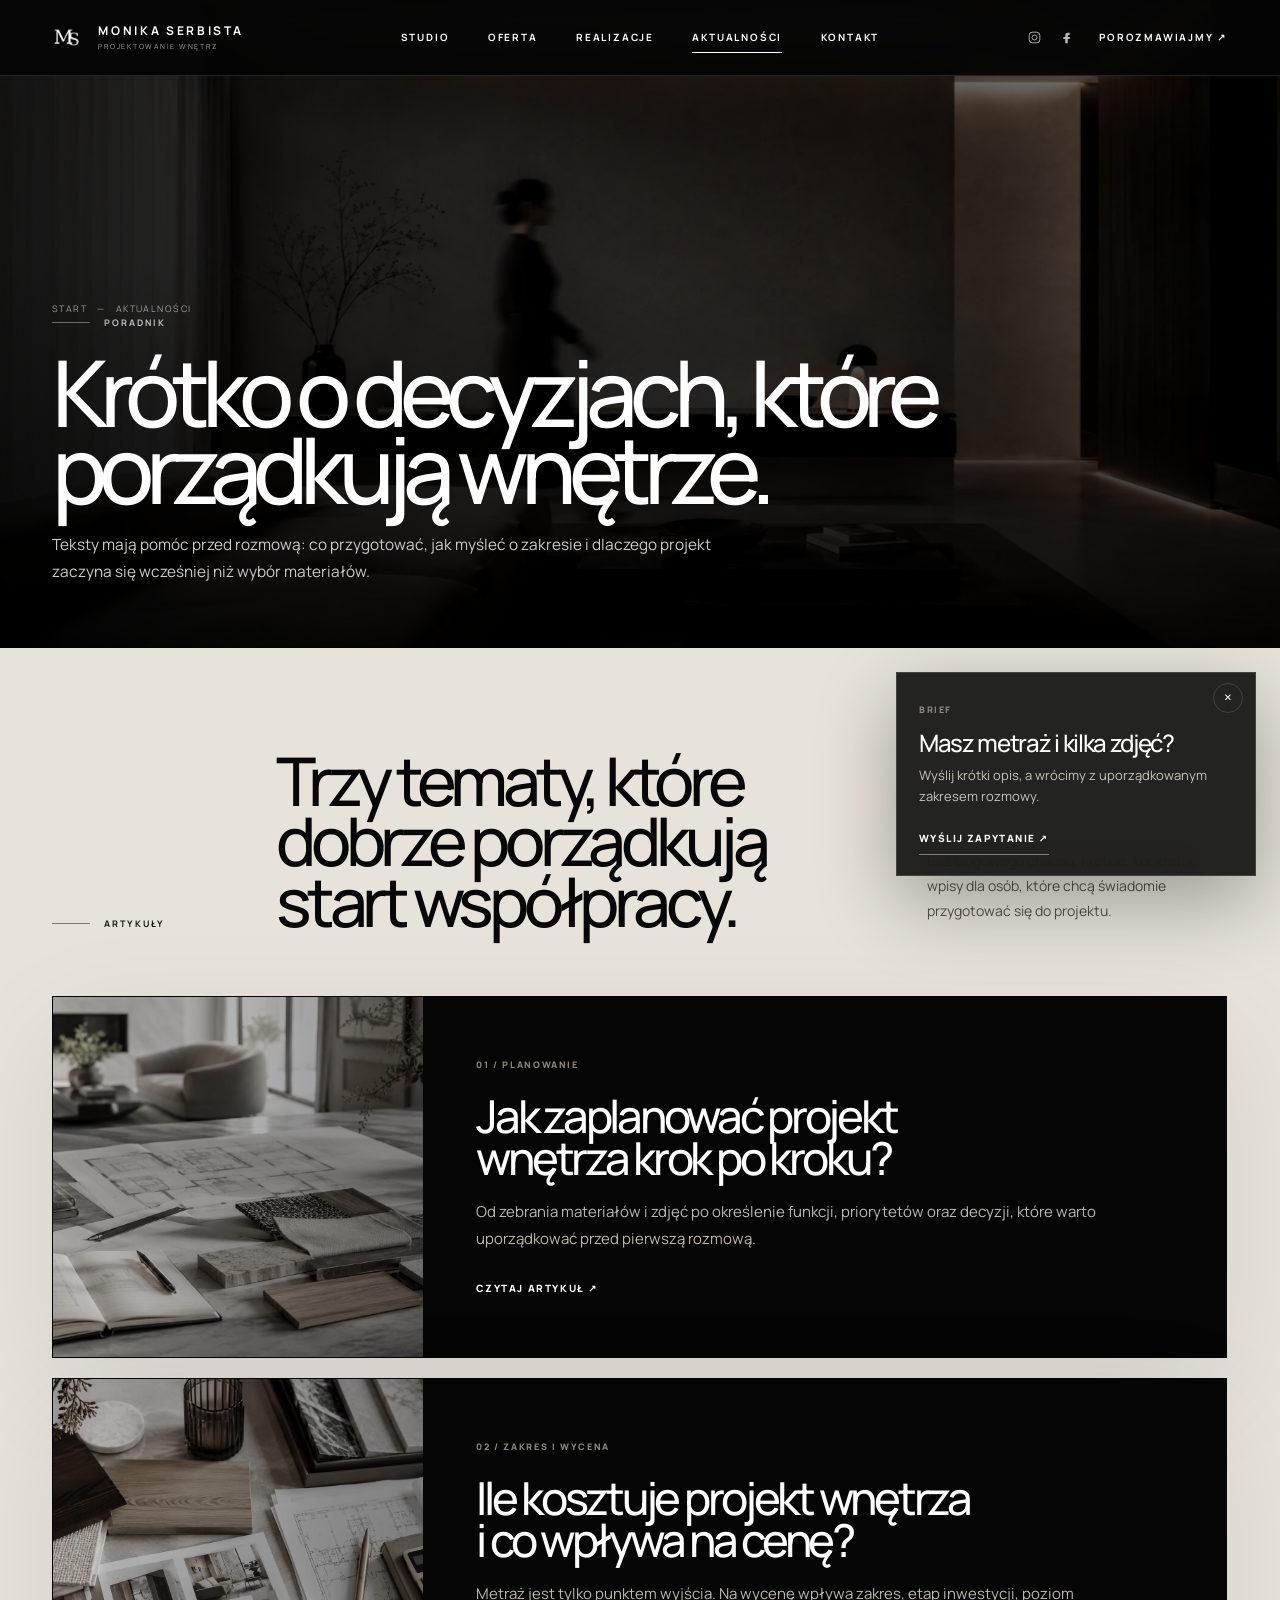
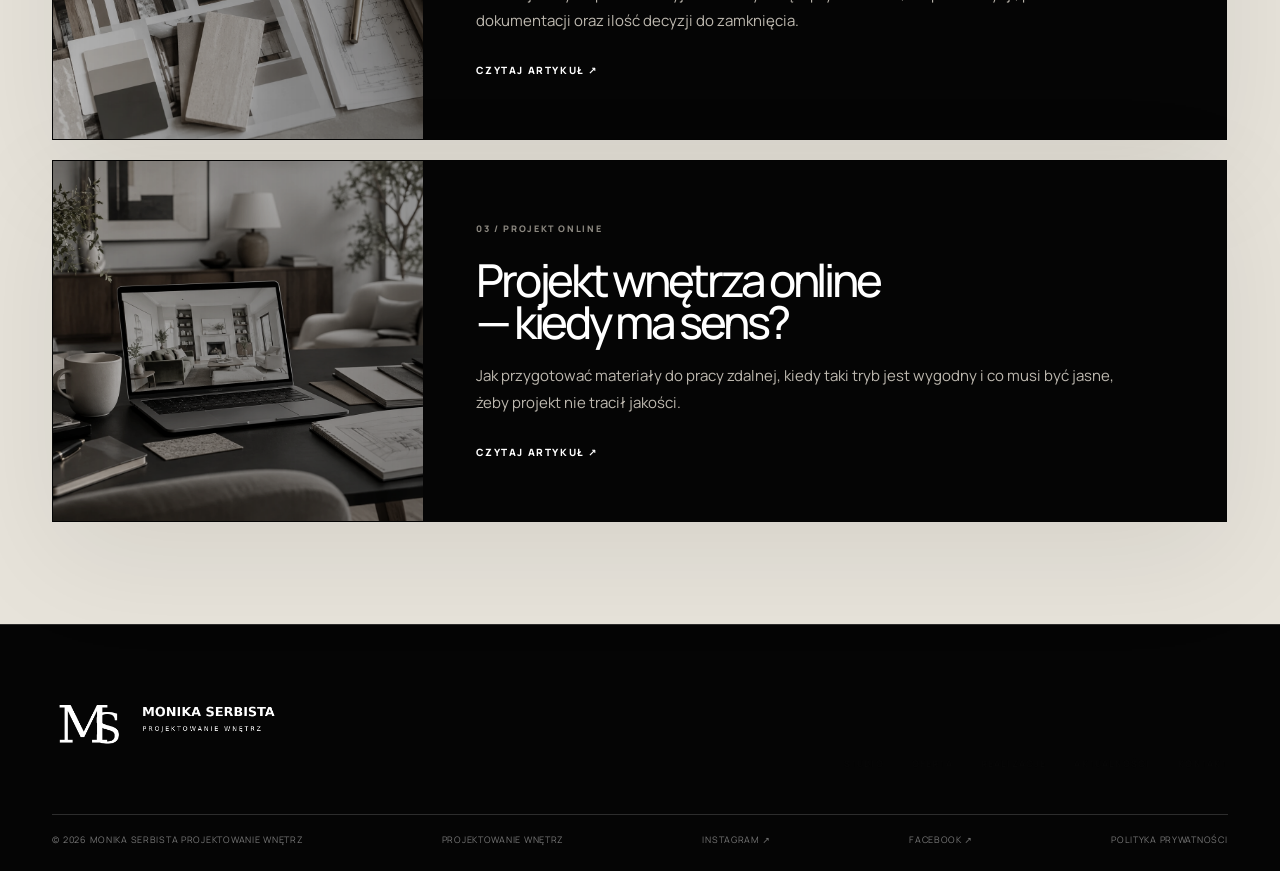
<file: aktualnosci.html>
<!doctype html>
<html lang="pl">
<head>
  <meta charset="utf-8">
  <meta name="viewport" content="width=device-width, initial-scale=1, viewport-fit=cover">
  <meta name="theme-color" content="#050505">
  <title>Aktualności i poradnik wnętrzarski | Monika Serbista</title>
  <meta name="description" content="Poradnik o projektowaniu wnętrz: planowanie współpracy, projekt online, koszt projektu i przygotowanie inwestycji do realizacji.">
  <link rel="canonical" href="https://jakubskrzypiec.github.io/monnadesign/aktualnosci.html">
  <meta property="og:type" content="website">
  <meta property="og:locale" content="pl_PL">
  <meta property="og:title" content="Aktualności i poradnik wnętrzarski | Monika Serbista">
  <meta property="og:description" content="Poradnik o projektowaniu wnętrz: planowanie współpracy, projekt online, koszt projektu i przygotowanie inwestycji do realizacji.">
  <meta property="og:image" content="https://jakubskrzypiec.github.io/monnadesign/detail-03.jpg">
  <meta name="twitter:card" content="summary_large_image">
  <link rel="icon" type="image/png" href="favicon.png">
  <link rel="preconnect" href="https://fonts.googleapis.com">
  <link rel="preconnect" href="https://fonts.gstatic.com" crossorigin>
  <link href="https://fonts.googleapis.com/css2?family=Manrope:wght@400;500;600;700&family=Newsreader:opsz,wght@6..72,400;6..72,500&display=swap" rel="stylesheet">
  <link rel="stylesheet" href="style.css?v=34.0.0">
  <link rel="stylesheet" href="pages.css?v=34.0.0">
  <link rel="stylesheet" href="fix-v33.css?v=34.0.0">
</head>
<body class="subpage page-aktualnosci page-v33 page-v34" data-page="aktualnosci">
  <a class="skip-link" href="#main">Przejdź do treści</a>
  <header class="site-header site-header--solid" data-header>
    <a class="brand" href="index.html" aria-label="Monika Serbista Projektowanie Wnętrz — strona główna">
      <img src="monogram-white.png" alt="" class="brand__mark">
      <span class="brand__copy"><strong>MONIKA SERBISTA</strong><small>PROJEKTOWANIE WNĘTRZ</small></span>
    </a>
    <nav class="desktop-nav" aria-label="Główna nawigacja"><a href="index.html#studio">Studio</a><a href="oferta.html">Oferta</a><a href="realizacje.html">Realizacje</a><a href="aktualnosci.html" class="is-active">Aktualności</a><a href="kontakt.html">Kontakt</a></nav>
    <div class="header-actions">
      <div class="header-socials" aria-label="Social media">
        <a href="https://www.instagram.com/monika.serbista.projektowanie" target="_blank" rel="noopener" aria-label="Instagram Monika Serbista Projektowanie Wnętrz"><svg viewBox="0 0 24 24" aria-hidden="true"><rect x="3.5" y="3.5" width="17" height="17" rx="5"></rect><circle cx="12" cy="12" r="4"></circle><circle cx="17.5" cy="6.7" r=".8" class="fill"></circle></svg></a>
        <a href="https://www.facebook.com/MonikaSerbistaProjektowanieWnetrz" target="_blank" rel="noopener" aria-label="Facebook Monika Serbista Projektowanie Wnętrz"><svg viewBox="0 0 24 24" aria-hidden="true"><path d="M14.5 8H17V4.5h-2.5C11.4 4.5 10 6.4 10 9v2H7v3.5h3V21h4v-6.5h3L17.5 11H14V9.3c0-.9.3-1.3.5-1.3Z"></path></svg></a>
      </div>
      <a class="header-cta" href="kontakt.html">Porozmawiajmy <span aria-hidden="true">↗</span></a>
    </div>
    <button class="menu-toggle" type="button" aria-expanded="false" aria-controls="mobile-menu" aria-label="Otwórz menu"><span></span><span></span></button>
  </header>
  <div class="mobile-menu" id="mobile-menu" hidden>
    <nav aria-label="Menu mobilne"><a href="index.html#studio"><span>01</span>Studio</a><a href="oferta.html"><span>02</span>Oferta</a><a href="realizacje.html"><span>03</span>Realizacje</a><a href="aktualnosci.html" class="is-active"><span>04</span>Aktualności</a><a href="kontakt.html"><span>05</span>Kontakt</a></nav>
    <div class="mobile-menu__foot">
      <div class="mobile-socials"><a href="https://www.instagram.com/monika.serbista.projektowanie" target="_blank" rel="noopener">Instagram ↗</a><a href="https://www.facebook.com/MonikaSerbistaProjektowanieWnetrz" target="_blank" rel="noopener">Facebook ↗</a></div>
      <a href="tel:+48516092967">+48 516 092 967</a>
      <a href="mailto:serbistamonika@gmail.com">serbistamonika@gmail.com</a>
    </div>
  </div>

  <main id="main">
    <section class="v33-subhero v33-subhero--news">
      <img src="editorial-motion-02.webp" alt="Spokojny kadr wnętrza i rozmyta sylwetka" fetchpriority="high">
      <div class="v33-subhero__shade"></div>
      <div class="v33-subhero__content reveal">
        <nav class="breadcrumbs" aria-label="Okruszki"><a href="index.html">Start</a><span>—</span><span>Aktualności</span></nav>
        <p class="page-kicker">Poradnik</p>
        <h1>Krótko o decyzjach, które porządkują wnętrze.</h1>
        <p>Teksty mają pomóc przed rozmową: co przygotować, jak myśleć o zakresie i dlaczego projekt zaczyna się wcześniej niż wybór materiałów.</p>
      </div>
    </section>

    <section class="v33-news surface-concrete">
      <div class="v33-news__head reveal">
        <p class="page-kicker dark">Artykuły</p>
        <h2>Trzy tematy, które dobrze porządkują start współpracy.</h2>
        <p>Bez blogowego chaosu. Krótkie, konkretne wpisy dla osób, które chcą świadomie przygotować się do projektu.</p>
      </div>

      <div class="v33-news__list">
        <a class="v33-news-card reveal" href="jak-zaplanowac-projekt-wnetrza.html">
          <figure><img src="article-planowanie-wnetrza-01.webp" alt="Materiały i notatki przygotowane do projektu wnętrza" loading="lazy"></figure>
          <div class="v33-news-card__copy">
            <small>01 / Planowanie</small>
            <h3>Jak zaplanować projekt wnętrza krok po kroku?</h3>
            <p>Od zebrania materiałów i zdjęć po określenie funkcji, priorytetów oraz decyzji, które warto uporządkować przed pierwszą rozmową.</p>
            <span>Czytaj artykuł ↗</span>
          </div>
        </a>

        <a class="v33-news-card reveal" href="ile-kosztuje-projekt-wnetrza.html">
          <figure><img src="article-koszt-projektu-01.webp" alt="Próbki materiałów i detale wpływające na zakres projektu" loading="lazy"></figure>
          <div class="v33-news-card__copy">
            <small>02 / Zakres i wycena</small>
            <h3>Ile kosztuje projekt wnętrza i co wpływa na cenę?</h3>
            <p>Metraż jest tylko punktem wyjścia. Na wycenę wpływa zakres, etap inwestycji, poziom dokumentacji oraz ilość decyzji do zamknięcia.</p>
            <span>Czytaj artykuł ↗</span>
          </div>
        </a>

        <a class="v33-news-card reveal" href="projekt-wnetrza-online.html">
          <figure><img src="article-projekt-online-01.webp" alt="Strefa pracy przy projekcie wnętrza online" loading="lazy"></figure>
          <div class="v33-news-card__copy">
            <small>03 / Projekt online</small>
            <h3>Projekt wnętrza online — kiedy ma sens?</h3>
            <p>Jak przygotować materiały do pracy zdalnej, kiedy taki tryb jest wygodny i co musi być jasne, żeby projekt nie tracił jakości.</p>
            <span>Czytaj artykuł ↗</span>
          </div>
        </a>
      </div>
    </section>
  </main>

  <footer class="site-footer">
    <div class="site-footer__top">
      <img src="logo-white.png" alt="Monika Serbista — projektowanie wnętrz" class="site-footer__logo">
      <div class="site-footer__nav"><a href="index.html#studio">Studio</a><a href="oferta.html">Oferta</a><a href="realizacje.html">Realizacje</a><a href="aktualnosci.html">Aktualności</a><a href="kontakt.html">Kontakt</a></div>
    </div>
    <div class="site-footer__meta">
      <span>© <span data-year></span> Monika Serbista Projektowanie Wnętrz</span><span>Projektowanie wnętrz</span>
      <a href="https://www.instagram.com/monika.serbista.projektowanie" target="_blank" rel="noopener">Instagram ↗</a>
      <a href="https://www.facebook.com/MonikaSerbistaProjektowanieWnetrz" target="_blank" rel="noopener">Facebook ↗</a>
      <a href="https://kupgotowyprojekt.pl/polityka-prywatnosci/" target="_blank" rel="noopener">Polityka prywatności</a>
    </div>
  </footer>
  <script src="pages.js?v=34.0.0" defer></script>
</body>
</html>
</file>
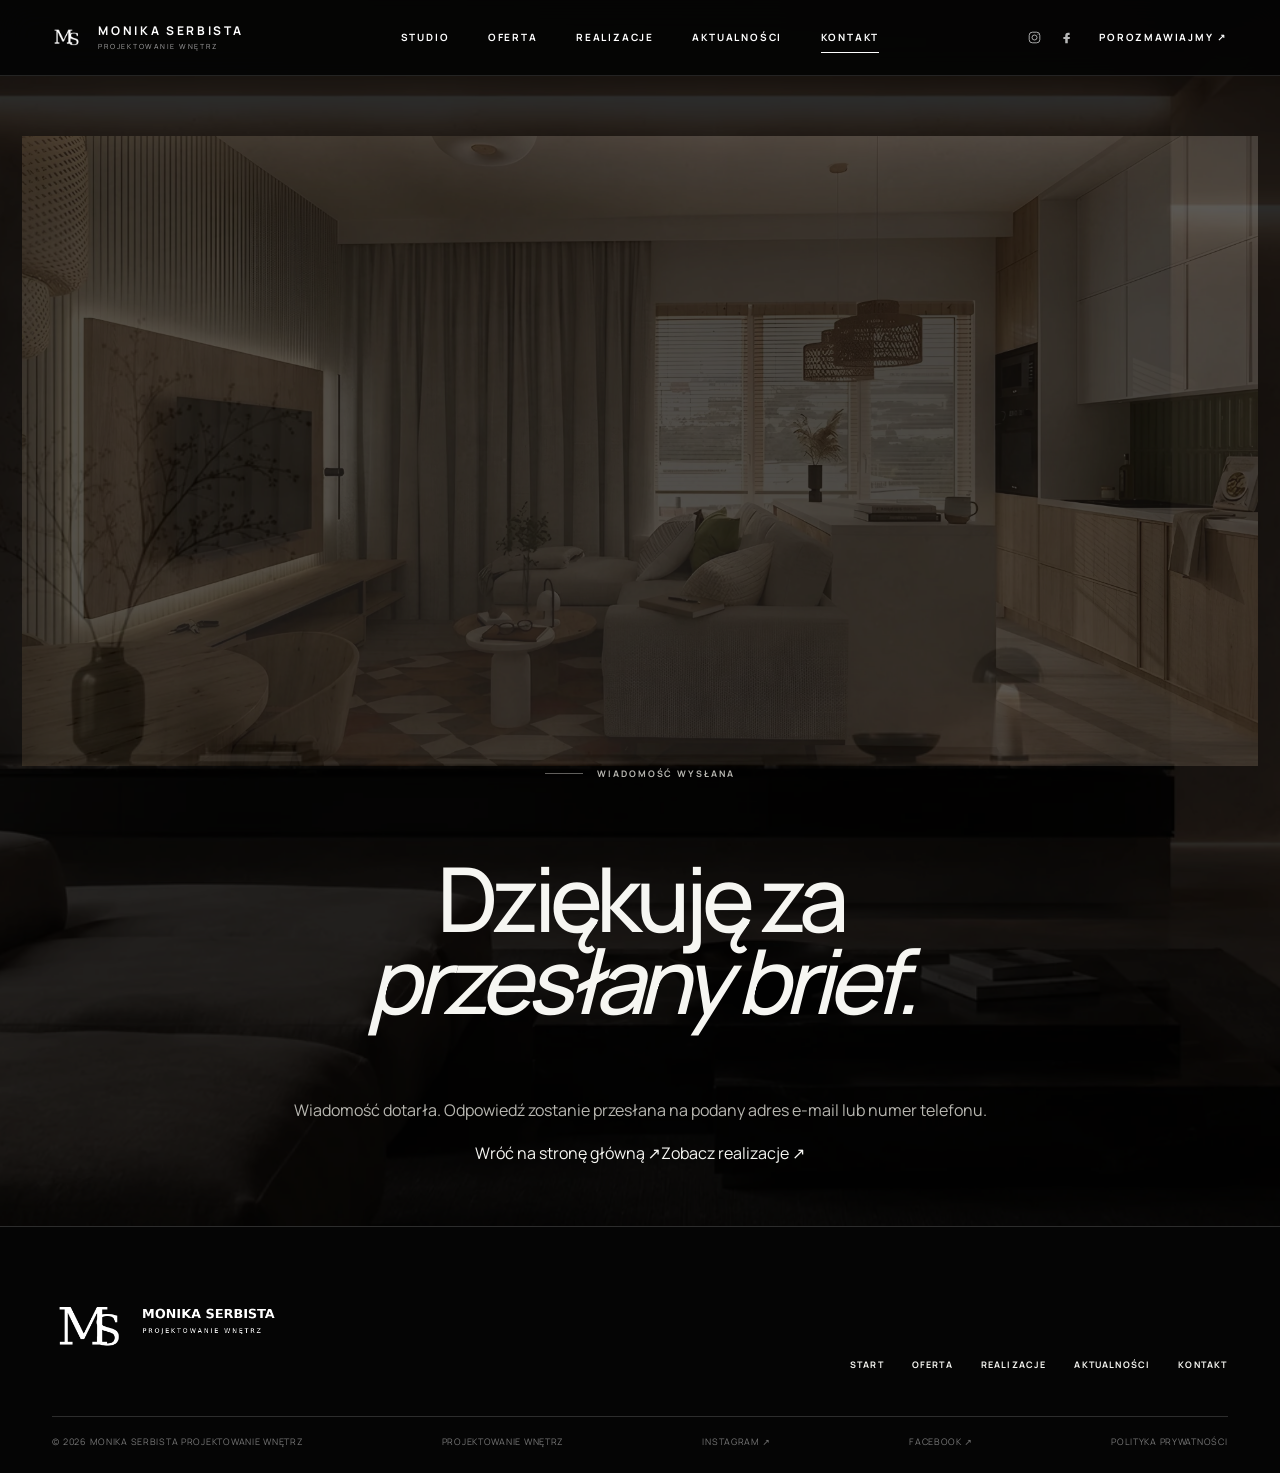
<file: dziekujemy.html>
<!doctype html>
<html lang="pl">
<head>
  <meta charset="utf-8">
  <meta name="viewport" content="width=device-width, initial-scale=1, viewport-fit=cover">
  <meta name="theme-color" content="#050505">
  <title>Dziękujemy za wiadomość | Monika Serbista</title>
  <meta name="description" content="Potwierdzenie wysłania formularza kontaktowego.">
  <link rel="canonical" href="https://jakubskrzypiec.github.io/monnadesign/dziekujemy.html">
  <meta property="og:type" content="website">
  <meta property="og:locale" content="pl_PL">
  <meta property="og:title" content="Dziękujemy za wiadomość | Monika Serbista">
  <meta property="og:description" content="Potwierdzenie wysłania formularza kontaktowego.">
  <meta property="og:url" content="https://jakubskrzypiec.github.io/monnadesign/dziekujemy.html">
  <meta property="og:image" content="https://jakubskrzypiec.github.io/monnadesign/realizacja-salon-jasny-01.webp">
  <meta name="twitter:card" content="summary_large_image">
  <link rel="icon" type="image/png" href="favicon.png">
  <link rel="preconnect" href="https://fonts.googleapis.com">
  <link rel="preconnect" href="https://fonts.gstatic.com" crossorigin>
  <link href="https://fonts.googleapis.com/css2?family=Manrope:wght@400;500;600;700&family=Newsreader:opsz,wght@6..72,400;6..72,500&display=swap" rel="stylesheet">
  <link rel="stylesheet" href="style.css?v=32.0.0">
  <link rel="stylesheet" href="pages.css?v=32.0.0">
  
</head>
<body class="subpage page-v32" data-page="kontakt">
  <a class="skip-link" href="#main">Przejdź do treści</a>
  <header class="site-header site-header--solid" data-header>
    <a class="brand" href="index.html" aria-label="Monika Serbista Projektowanie Wnętrz — strona główna">
      <img src="monogram-white.png" alt="" class="brand__mark">
      <span class="brand__copy"><strong>MONIKA SERBISTA</strong><small>PROJEKTOWANIE WNĘTRZ</small></span>
    </a>
    <nav class="desktop-nav" aria-label="Główna nawigacja"><a href="index.html">Studio</a><a href="oferta.html">Oferta</a><a href="realizacje.html">Realizacje</a><a href="aktualnosci.html">Aktualności</a><a href="kontakt.html" class="is-active">Kontakt</a></nav>
    <div class="header-actions">
      <div class="header-socials" aria-label="Social media">
        <a href="https://www.instagram.com/monika.serbista.projektowanie" target="_blank" rel="noopener" aria-label="Instagram Moniki Serbisty">
          <svg viewBox="0 0 24 24" aria-hidden="true"><rect x="3.5" y="3.5" width="17" height="17" rx="5"></rect><circle cx="12" cy="12" r="4"></circle><circle cx="17.5" cy="6.7" r=".8" class="fill"></circle></svg>
        </a>
        <a href="https://www.facebook.com/MonikaSerbistaProjektowanieWnetrz" target="_blank" rel="noopener" aria-label="Facebook Moniki Serbisty">
          <svg viewBox="0 0 24 24" aria-hidden="true"><path d="M14.5 8H17V4.5h-2.5C11.4 4.5 10 6.4 10 9v2H7v3.5h3V21h4v-6.5h3L17.5 11H14V9.3c0-.9.3-1.3.5-1.3Z"></path></svg>
        </a>
      </div>
      <a class="header-cta" href="kontakt.html">Porozmawiajmy <span aria-hidden="true">↗</span></a>
    </div>
    <button class="menu-toggle" type="button" aria-expanded="false" aria-controls="mobile-menu" aria-label="Otwórz menu"><span></span><span></span></button>
  </header>
  <div class="mobile-menu" id="mobile-menu" hidden>
    <nav aria-label="Menu mobilne"><a href="index.html"><span>01</span>Studio</a><a href="oferta.html"><span>02</span>Oferta</a><a href="realizacje.html"><span>03</span>Realizacje</a><a href="aktualnosci.html"><span>04</span>Aktualności</a><a href="kontakt.html" class="is-active"><span>05</span>Kontakt</a></nav>
    <div class="mobile-menu__foot">
      <div class="mobile-socials"><a href="https://www.instagram.com/monika.serbista.projektowanie" target="_blank" rel="noopener">Instagram ↗</a><a href="https://www.facebook.com/MonikaSerbistaProjektowanieWnetrz" target="_blank" rel="noopener">Facebook ↗</a></div>
      <a href="tel:+48516092967">+48 516 092 967</a>
      <a href="mailto:serbistamonika@gmail.com">serbistamonika@gmail.com</a>
    </div>
  </div>

  <main id="main">
    <section class="thanks-page">
      <img src="realizacja-salon-jasny-01.webp" alt="" aria-hidden="true">
      <div class="thanks-page__shade"></div>
      <div class="thanks-page__content">
        <p class="page-kicker">Wiadomość wysłana</p>
        <h1>Dziękuję za<br><em>przesłany brief.</em></h1>
        <p>Wiadomość dotarła. Odpowiedź zostanie przesłana na podany adres e-mail lub numer telefonu.</p>
        <div><a href="index.html">Wróć na stronę główną <span>↗</span></a><a href="realizacje.html">Zobacz realizacje <span>↗</span></a></div>
      </div>
    </section>
  </main>

  <footer class="site-footer">
    <div class="site-footer__top">
      <img src="logo-white.png" alt="Monika Serbista — projektowanie wnętrz" class="site-footer__logo">
      <div class="site-footer__nav">
        <a href="index.html">Start</a><a href="oferta.html">Oferta</a><a href="realizacje.html">Realizacje</a><a href="aktualnosci.html">Aktualności</a><a href="kontakt.html">Kontakt</a>
      </div>
    </div>
    <div class="site-footer__meta">
      <span>© <span data-year></span> Monika Serbista Projektowanie Wnętrz</span><span>Projektowanie wnętrz</span>
      <a href="https://www.instagram.com/monika.serbista.projektowanie" target="_blank" rel="noopener">Instagram ↗</a>
      <a href="https://www.facebook.com/MonikaSerbistaProjektowanieWnetrz" target="_blank" rel="noopener">Facebook ↗</a>
      <a href="https://kupgotowyprojekt.pl/polityka-prywatnosci/" target="_blank" rel="noopener">Polityka prywatności</a>
    </div>
  </footer>
  <script src="script.js?v=32.0.0" defer></script>
  <script src="pages.js?v=32.0.0" defer></script>
</body>
</html>
</file>
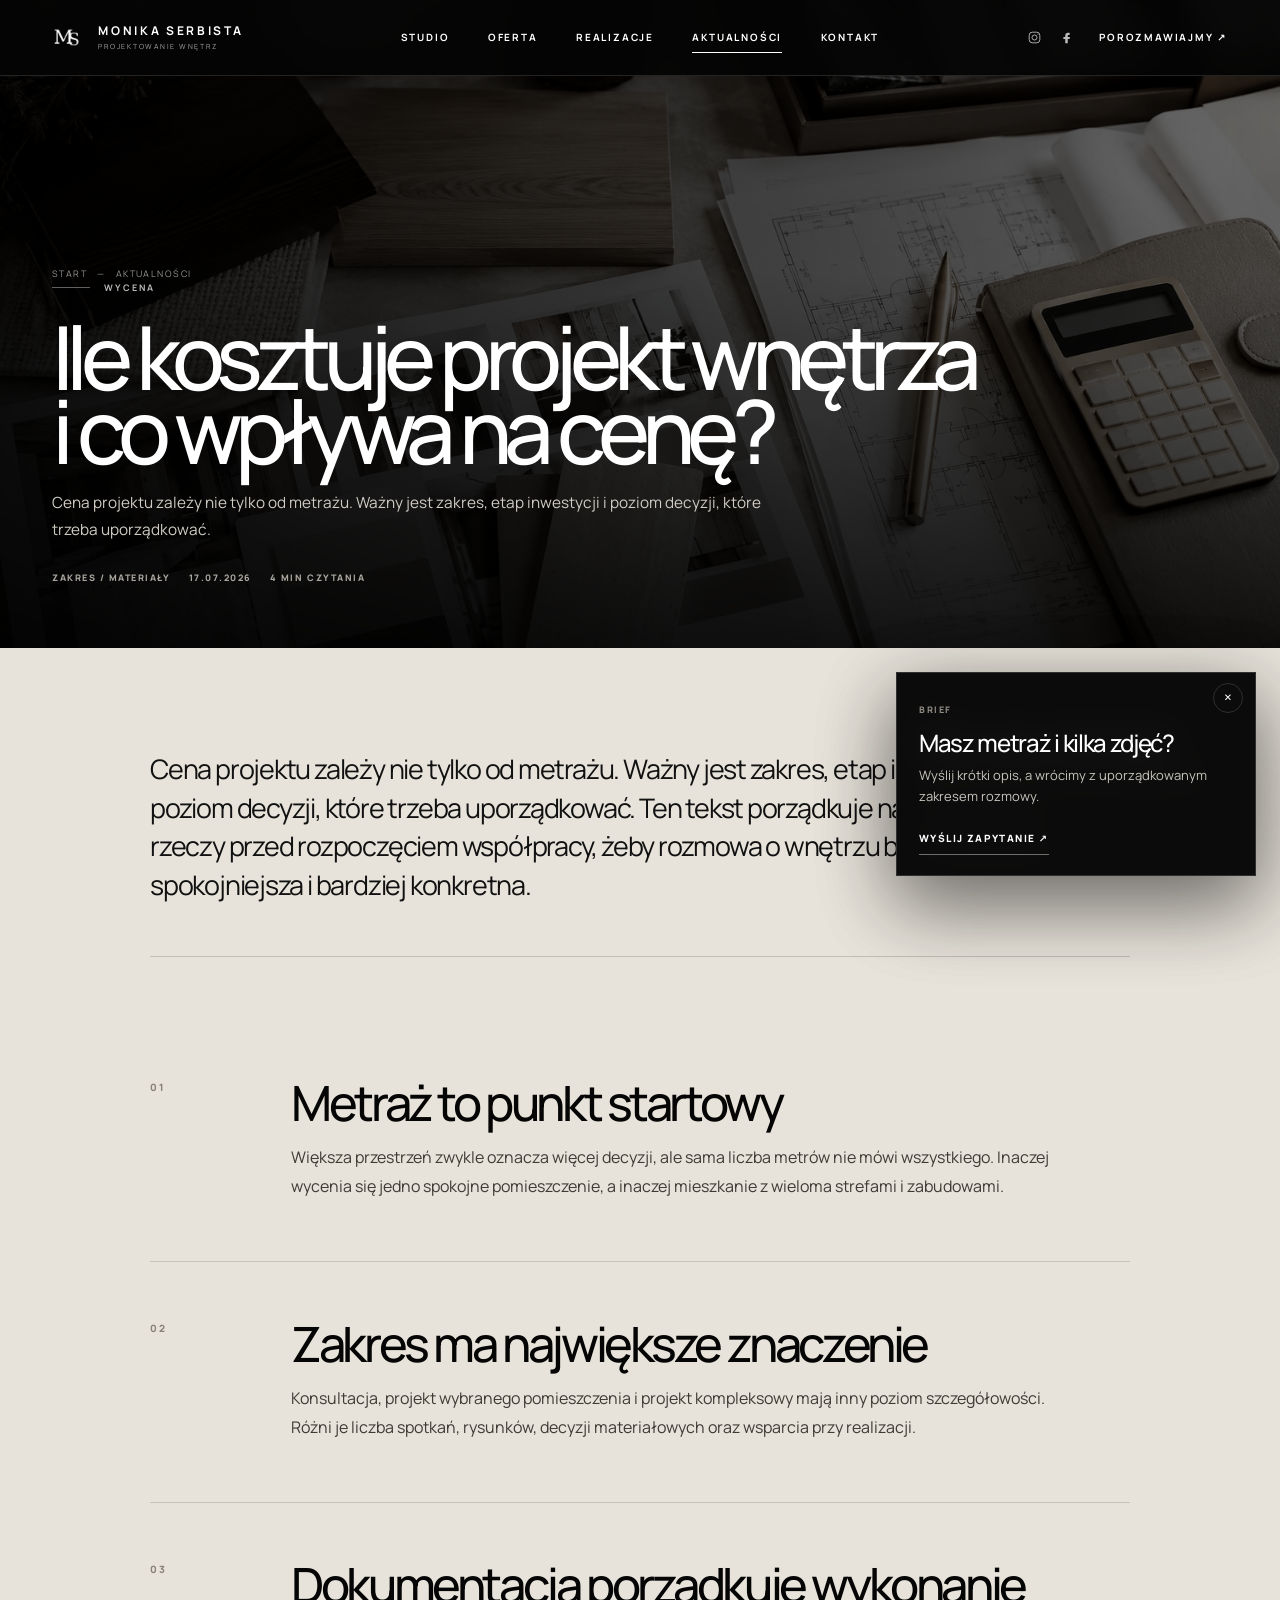
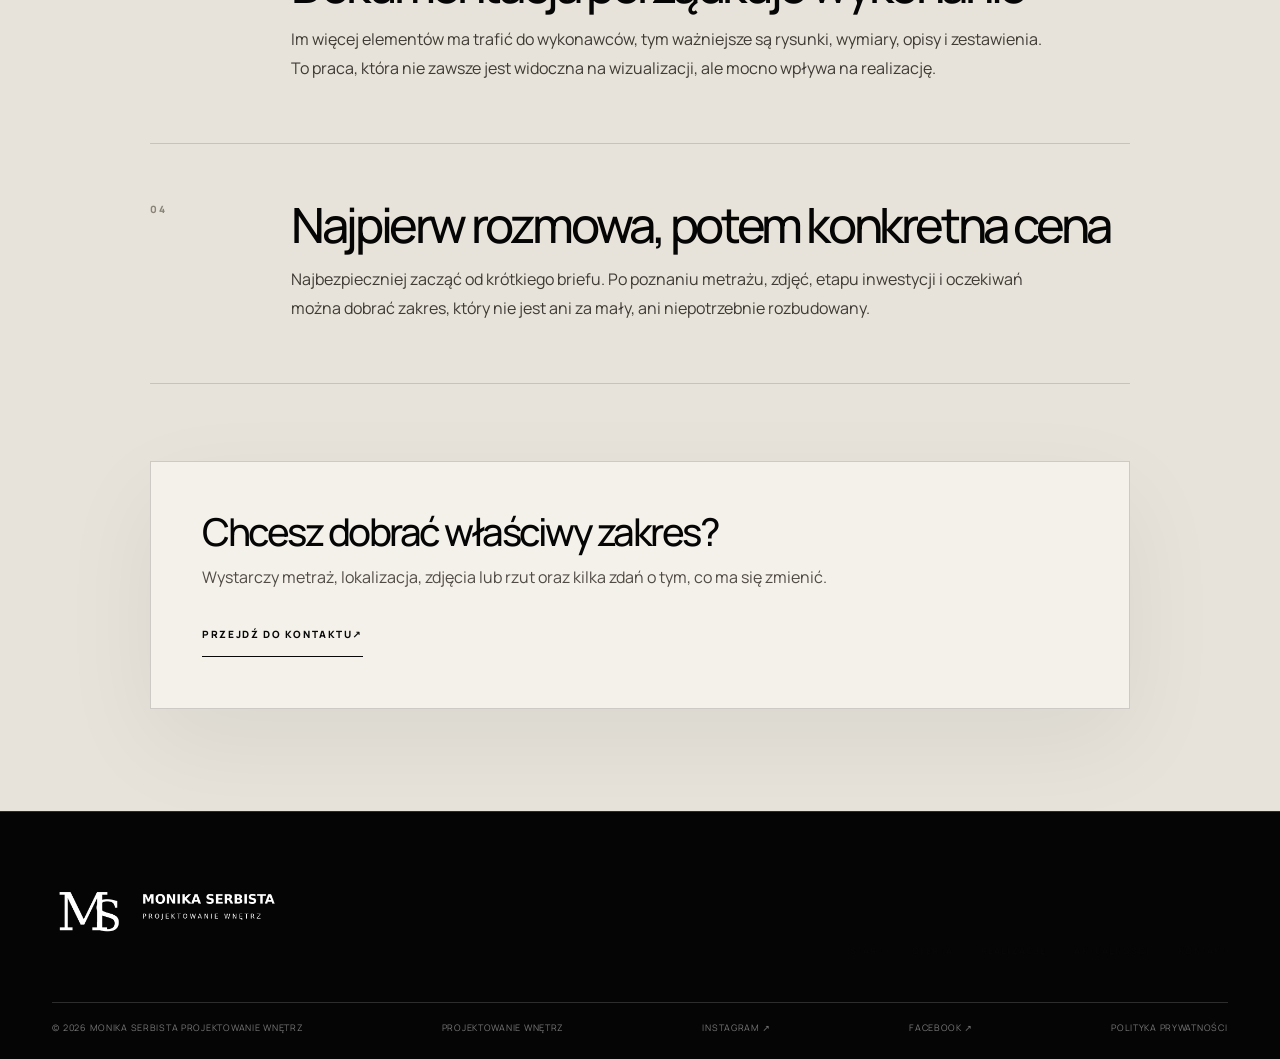
<file: ile-kosztuje-projekt-wnetrza.html>
<!doctype html>
<html lang="pl">
<head>
  <meta charset="utf-8">
  <meta name="viewport" content="width=device-width, initial-scale=1, viewport-fit=cover">
  <meta name="theme-color" content="#050505">
  <title>Ile kosztuje projekt wnętrza i co wpływa na wycenę? | Monika Serbista</title>
  <meta name="description" content="Wyjaśnienie czynników wpływających na koszt projektu wnętrza: metraż, zakres, stan inwestycji, dokumentacja, meble na wymiar i wsparcie.">
  <link rel="canonical" href="https://jakubskrzypiec.github.io/monnadesign/ile-kosztuje-projekt-wnetrza.html">
  <meta property="og:type" content="website">
  <meta property="og:locale" content="pl_PL">
  <meta property="og:title" content="Ile kosztuje projekt wnętrza i co wpływa na wycenę? | Monika Serbista">
  <meta property="og:description" content="Wyjaśnienie czynników wpływających na koszt projektu wnętrza: metraż, zakres, stan inwestycji, dokumentacja, meble na wymiar i wsparcie.">
  <meta property="og:url" content="https://jakubskrzypiec.github.io/monnadesign/ile-kosztuje-projekt-wnetrza.html">
  <meta property="og:image" content="https://jakubskrzypiec.github.io/monnadesign/article-koszt-projektu-01.webp">
  <meta name="twitter:card" content="summary_large_image">
  <link rel="icon" type="image/png" href="favicon.png">
  <link rel="preconnect" href="https://fonts.googleapis.com">
  <link rel="preconnect" href="https://fonts.gstatic.com" crossorigin>
  <link href="https://fonts.googleapis.com/css2?family=Manrope:wght@400;500;600;700&family=Newsreader:opsz,wght@6..72,400;6..72,500&display=swap" rel="stylesheet">
  <link rel="stylesheet" href="style.css?v=34.0.0">
  <link rel="stylesheet" href="pages.css?v=34.0.0">
  <link rel="stylesheet" href="fix-v33.css?v=34.0.0">
  <script type="application/ld+json">{"@context": "https://schema.org", "@type": "Article", "headline": "Ile kosztuje projekt wnętrza i co wpływa na wycenę?", "description": "Wyjaśnienie czynników wpływających na koszt projektu wnętrza: metraż, zakres, stan inwestycji, dokumentacja, meble na wymiar i wsparcie.", "image": ["https://jakubskrzypiec.github.io/monnadesign/article-koszt-projektu-01.webp"], "datePublished": "2026-07-17", "dateModified": "2026-07-17", "author": {"@type": "Person", "name": "Monika Serbista"}, "publisher": {"@type": "Organization", "name": "Monika Serbista Projektowanie Wnętrz", "logo": {"@type": "ImageObject", "url": "https://jakubskrzypiec.github.io/monnadesign/logo-white.png"}}, "mainEntityOfPage": "https://jakubskrzypiec.github.io/monnadesign/ile-kosztuje-projekt-wnetrza.html"}</script><script type="application/ld+json">{"@context": "https://schema.org", "@type": "BreadcrumbList", "itemListElement": [{"@type": "ListItem", "position": 1, "name": "Start", "item": "https://jakubskrzypiec.github.io/monnadesign/"}, {"@type": "ListItem", "position": 2, "name": "Aktualności", "item": "https://jakubskrzypiec.github.io/monnadesign/aktualnosci.html"}, {"@type": "ListItem", "position": 3, "name": "Ile kosztuje projekt wnętrza i co wpływa na wycenę?", "item": "https://jakubskrzypiec.github.io/monnadesign/ile-kosztuje-projekt-wnetrza.html"}]}</script>
</head>
<body class="subpage page-article page-v33 page-v34" data-page="aktualnosci">
  <a class="skip-link" href="#main">Przejdź do treści</a>
  <header class="site-header site-header--solid" data-header>
    <a class="brand" href="index.html" aria-label="Monika Serbista Projektowanie Wnętrz — strona główna">
      <img src="monogram-white.png" alt="" class="brand__mark">
      <span class="brand__copy"><strong>MONIKA SERBISTA</strong><small>PROJEKTOWANIE WNĘTRZ</small></span>
    </a>
    <nav class="desktop-nav" aria-label="Główna nawigacja"><a href="index.html">Studio</a><a href="oferta.html">Oferta</a><a href="realizacje.html">Realizacje</a><a href="aktualnosci.html" class="is-active">Aktualności</a><a href="kontakt.html">Kontakt</a></nav>
    <div class="header-actions">
      <div class="header-socials" aria-label="Social media">
        <a href="https://www.instagram.com/monika.serbista.projektowanie" target="_blank" rel="noopener" aria-label="Instagram Moniki Serbisty">
          <svg viewBox="0 0 24 24" aria-hidden="true"><rect x="3.5" y="3.5" width="17" height="17" rx="5"></rect><circle cx="12" cy="12" r="4"></circle><circle cx="17.5" cy="6.7" r=".8" class="fill"></circle></svg>
        </a>
        <a href="https://www.facebook.com/MonikaSerbistaProjektowanieWnetrz" target="_blank" rel="noopener" aria-label="Facebook Moniki Serbisty">
          <svg viewBox="0 0 24 24" aria-hidden="true"><path d="M14.5 8H17V4.5h-2.5C11.4 4.5 10 6.4 10 9v2H7v3.5h3V21h4v-6.5h3L17.5 11H14V9.3c0-.9.3-1.3.5-1.3Z"></path></svg>
        </a>
      </div>
      <a class="header-cta" href="kontakt.html">Porozmawiajmy <span aria-hidden="true">↗</span></a>
    </div>
    <button class="menu-toggle" type="button" aria-expanded="false" aria-controls="mobile-menu" aria-label="Otwórz menu"><span></span><span></span></button>
  </header>
  <div class="mobile-menu" id="mobile-menu" hidden>
    <nav aria-label="Menu mobilne"><a href="index.html"><span>01</span>Studio</a><a href="oferta.html"><span>02</span>Oferta</a><a href="realizacje.html"><span>03</span>Realizacje</a><a href="aktualnosci.html" class="is-active"><span>04</span>Aktualności</a><a href="kontakt.html"><span>05</span>Kontakt</a></nav>
    <div class="mobile-menu__foot">
      <div class="mobile-socials"><a href="https://www.instagram.com/monika.serbista.projektowanie" target="_blank" rel="noopener">Instagram ↗</a><a href="https://www.facebook.com/MonikaSerbistaProjektowanieWnetrz" target="_blank" rel="noopener">Facebook ↗</a></div>
      <a href="tel:+48516092967">+48 516 092 967</a>
      <a href="mailto:serbistamonika@gmail.com">serbistamonika@gmail.com</a>
    </div>
  </div>

  <main id="main">
    <article class="v33-article">
      <header class="v33-article-hero">
        <img src="article-koszt-projektu-01.webp" alt="Ile kosztuje projekt wnętrza i co wpływa na cenę?" fetchpriority="high">
        <div class="v33-article-hero__shade"></div>
        <div class="v33-article-hero__content reveal">
          <nav class="breadcrumbs" aria-label="Okruszki"><a href="index.html">Start</a><span>—</span><a href="aktualnosci.html">Aktualności</a></nav>
          <p class="page-kicker">Wycena</p>
          <h1>Ile kosztuje projekt wnętrza i co wpływa na cenę?</h1>
          <p>Cena projektu zależy nie tylko od metrażu. Ważny jest zakres, etap inwestycji i poziom decyzji, które trzeba uporządkować.</p>
          <div class="v33-article-meta"><span>Zakres / materiały</span><time datetime="17.07.2026">17.07.2026</time><span>4 min czytania</span></div>
        </div>
      </header>

      <div class="v33-article-body surface-concrete">
        <div class="v33-article-lead reveal">
          <p>Cena projektu zależy nie tylko od metrażu. Ważny jest zakres, etap inwestycji i poziom decyzji, które trzeba uporządkować. Ten tekst porządkuje najważniejsze rzeczy przed rozpoczęciem współpracy, żeby rozmowa o wnętrzu była spokojniejsza i bardziej konkretna.</p>
        </div>

        <div class="v33-article-sections">
          <section class="v33-article-section reveal">
            <span>01</span>
            <div>
              <h2>Metraż to punkt startowy</h2>
              <p>Większa przestrzeń zwykle oznacza więcej decyzji, ale sama liczba metrów nie mówi wszystkiego. Inaczej wycenia się jedno spokojne pomieszczenie, a inaczej mieszkanie z wieloma strefami i zabudowami.</p>
            </div>
          </section>
          <section class="v33-article-section reveal">
            <span>02</span>
            <div>
              <h2>Zakres ma największe znaczenie</h2>
              <p>Konsultacja, projekt wybranego pomieszczenia i projekt kompleksowy mają inny poziom szczegółowości. Różni je liczba spotkań, rysunków, decyzji materiałowych oraz wsparcia przy realizacji.</p>
            </div>
          </section>
          <section class="v33-article-section reveal">
            <span>03</span>
            <div>
              <h2>Dokumentacja porządkuje wykonanie</h2>
              <p>Im więcej elementów ma trafić do wykonawców, tym ważniejsze są rysunki, wymiary, opisy i zestawienia. To praca, która nie zawsze jest widoczna na wizualizacji, ale mocno wpływa na realizację.</p>
            </div>
          </section>
          <section class="v33-article-section reveal">
            <span>04</span>
            <div>
              <h2>Najpierw rozmowa, potem konkretna cena</h2>
              <p>Najbezpieczniej zacząć od krótkiego briefu. Po poznaniu metrażu, zdjęć, etapu inwestycji i oczekiwań można dobrać zakres, który nie jest ani za mały, ani niepotrzebnie rozbudowany.</p>
            </div>
          </section>
        </div>

        <aside class="v33-article-callout reveal">
          <strong>Chcesz dobrać właściwy zakres?</strong>
          <p>Wystarczy metraż, lokalizacja, zdjęcia lub rzut oraz kilka zdań o tym, co ma się zmienić.</p>
          <a href="kontakt.html">Przejdź do kontaktu <span>↗</span></a>
        </aside>
      </div>
    </article>
  </main>

  <footer class="site-footer">
    <div class="site-footer__top">
      <img src="logo-white.png" alt="Monika Serbista — projektowanie wnętrz" class="site-footer__logo">
      <div class="site-footer__nav">
        <a href="index.html">Start</a><a href="oferta.html">Oferta</a><a href="realizacje.html">Realizacje</a><a href="aktualnosci.html">Aktualności</a><a href="kontakt.html">Kontakt</a>
      </div>
    </div>
    <div class="site-footer__meta">
      <span>© <span data-year></span> Monika Serbista Projektowanie Wnętrz</span><span>Projektowanie wnętrz</span>
      <a href="https://www.instagram.com/monika.serbista.projektowanie" target="_blank" rel="noopener">Instagram ↗</a>
      <a href="https://www.facebook.com/MonikaSerbistaProjektowanieWnetrz" target="_blank" rel="noopener">Facebook ↗</a>
      <a href="https://kupgotowyprojekt.pl/polityka-prywatnosci/" target="_blank" rel="noopener">Polityka prywatności</a>
    </div>
  </footer>
  <script src="script.js?v=34.0.0" defer></script>
  <script src="pages.js?v=34.0.0" defer></script>
</body>
</html>
</file>
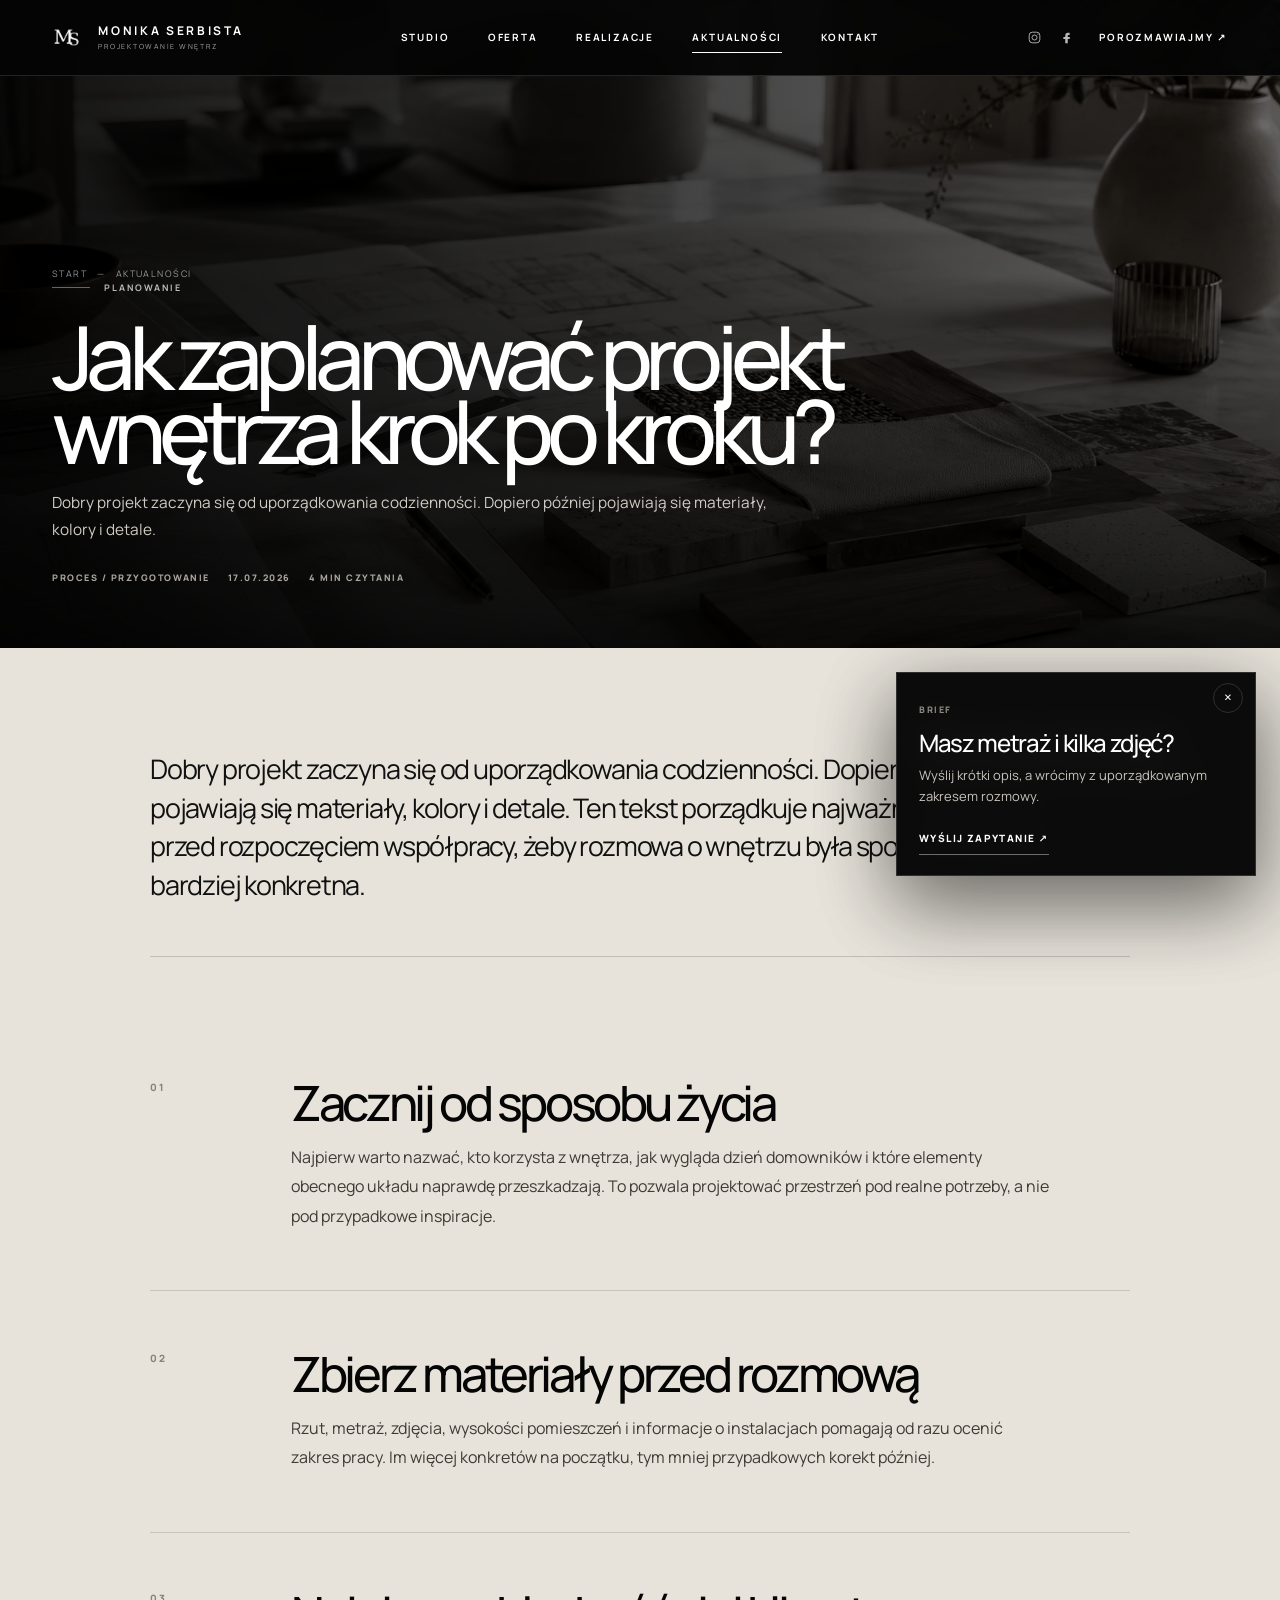
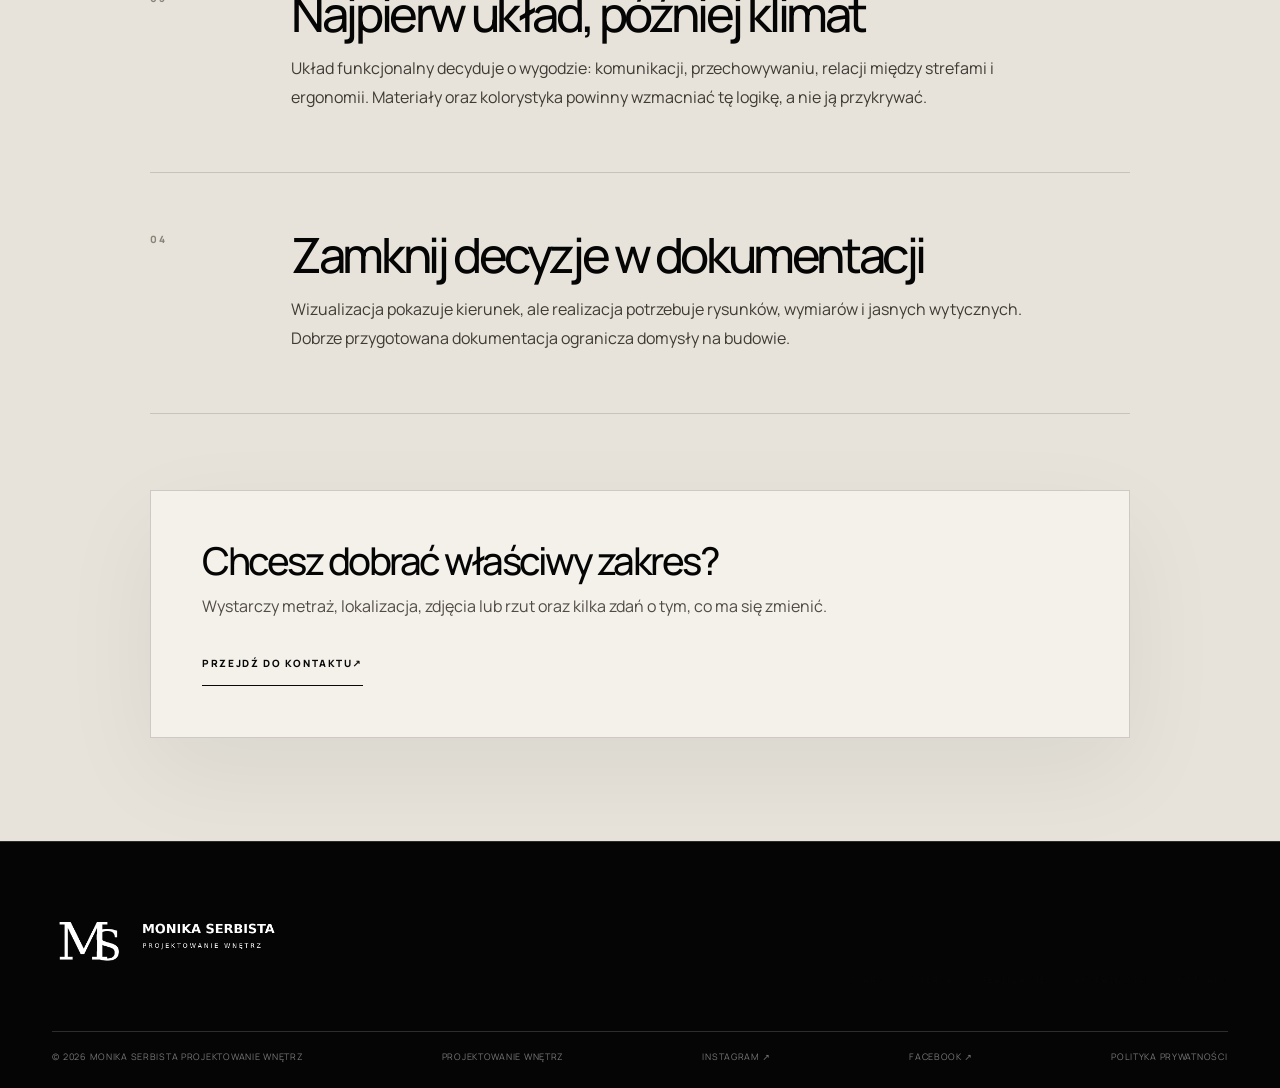
<file: jak-zaplanowac-projekt-wnetrza.html>
<!doctype html>
<html lang="pl">
<head>
  <meta charset="utf-8">
  <meta name="viewport" content="width=device-width, initial-scale=1, viewport-fit=cover">
  <meta name="theme-color" content="#050505">
  <title>Jak zaplanować projekt wnętrza krok po kroku? | Monika Serbista</title>
  <meta name="description" content="Praktyczny przewodnik: potrzeby, pomiary, układ funkcjonalny, materiały, dokumentacja i harmonogram realizacji projektu wnętrza.">
  <link rel="canonical" href="https://jakubskrzypiec.github.io/monnadesign/jak-zaplanowac-projekt-wnetrza.html">
  <meta property="og:type" content="website">
  <meta property="og:locale" content="pl_PL">
  <meta property="og:title" content="Jak zaplanować projekt wnętrza krok po kroku? | Monika Serbista">
  <meta property="og:description" content="Praktyczny przewodnik: potrzeby, pomiary, układ funkcjonalny, materiały, dokumentacja i harmonogram realizacji projektu wnętrza.">
  <meta property="og:url" content="https://jakubskrzypiec.github.io/monnadesign/jak-zaplanowac-projekt-wnetrza.html">
  <meta property="og:image" content="https://jakubskrzypiec.github.io/monnadesign/article-planowanie-wnetrza-01.webp">
  <meta name="twitter:card" content="summary_large_image">
  <link rel="icon" type="image/png" href="favicon.png">
  <link rel="preconnect" href="https://fonts.googleapis.com">
  <link rel="preconnect" href="https://fonts.gstatic.com" crossorigin>
  <link href="https://fonts.googleapis.com/css2?family=Manrope:wght@400;500;600;700&family=Newsreader:opsz,wght@6..72,400;6..72,500&display=swap" rel="stylesheet">
  <link rel="stylesheet" href="style.css?v=34.0.0">
  <link rel="stylesheet" href="pages.css?v=34.0.0">
  <link rel="stylesheet" href="fix-v33.css?v=34.0.0">
  <script type="application/ld+json">{"@context": "https://schema.org", "@type": "Article", "headline": "Jak zaplanować projekt wnętrza krok po kroku?", "description": "Praktyczny przewodnik: potrzeby, pomiary, układ funkcjonalny, materiały, dokumentacja i harmonogram realizacji projektu wnętrza.", "image": ["https://jakubskrzypiec.github.io/monnadesign/article-planowanie-wnetrza-01.webp"], "datePublished": "2026-07-17", "dateModified": "2026-07-17", "author": {"@type": "Person", "name": "Monika Serbista"}, "publisher": {"@type": "Organization", "name": "Monika Serbista Projektowanie Wnętrz", "logo": {"@type": "ImageObject", "url": "https://jakubskrzypiec.github.io/monnadesign/logo-white.png"}}, "mainEntityOfPage": "https://jakubskrzypiec.github.io/monnadesign/jak-zaplanowac-projekt-wnetrza.html"}</script><script type="application/ld+json">{"@context": "https://schema.org", "@type": "BreadcrumbList", "itemListElement": [{"@type": "ListItem", "position": 1, "name": "Start", "item": "https://jakubskrzypiec.github.io/monnadesign/"}, {"@type": "ListItem", "position": 2, "name": "Aktualności", "item": "https://jakubskrzypiec.github.io/monnadesign/aktualnosci.html"}, {"@type": "ListItem", "position": 3, "name": "Jak zaplanować projekt wnętrza krok po kroku?", "item": "https://jakubskrzypiec.github.io/monnadesign/jak-zaplanowac-projekt-wnetrza.html"}]}</script>
</head>
<body class="subpage page-article page-v33 page-v34" data-page="aktualnosci">
  <a class="skip-link" href="#main">Przejdź do treści</a>
  <header class="site-header site-header--solid" data-header>
    <a class="brand" href="index.html" aria-label="Monika Serbista Projektowanie Wnętrz — strona główna">
      <img src="monogram-white.png" alt="" class="brand__mark">
      <span class="brand__copy"><strong>MONIKA SERBISTA</strong><small>PROJEKTOWANIE WNĘTRZ</small></span>
    </a>
    <nav class="desktop-nav" aria-label="Główna nawigacja"><a href="index.html">Studio</a><a href="oferta.html">Oferta</a><a href="realizacje.html">Realizacje</a><a href="aktualnosci.html" class="is-active">Aktualności</a><a href="kontakt.html">Kontakt</a></nav>
    <div class="header-actions">
      <div class="header-socials" aria-label="Social media">
        <a href="https://www.instagram.com/monika.serbista.projektowanie" target="_blank" rel="noopener" aria-label="Instagram Moniki Serbisty">
          <svg viewBox="0 0 24 24" aria-hidden="true"><rect x="3.5" y="3.5" width="17" height="17" rx="5"></rect><circle cx="12" cy="12" r="4"></circle><circle cx="17.5" cy="6.7" r=".8" class="fill"></circle></svg>
        </a>
        <a href="https://www.facebook.com/MonikaSerbistaProjektowanieWnetrz" target="_blank" rel="noopener" aria-label="Facebook Moniki Serbisty">
          <svg viewBox="0 0 24 24" aria-hidden="true"><path d="M14.5 8H17V4.5h-2.5C11.4 4.5 10 6.4 10 9v2H7v3.5h3V21h4v-6.5h3L17.5 11H14V9.3c0-.9.3-1.3.5-1.3Z"></path></svg>
        </a>
      </div>
      <a class="header-cta" href="kontakt.html">Porozmawiajmy <span aria-hidden="true">↗</span></a>
    </div>
    <button class="menu-toggle" type="button" aria-expanded="false" aria-controls="mobile-menu" aria-label="Otwórz menu"><span></span><span></span></button>
  </header>
  <div class="mobile-menu" id="mobile-menu" hidden>
    <nav aria-label="Menu mobilne"><a href="index.html"><span>01</span>Studio</a><a href="oferta.html"><span>02</span>Oferta</a><a href="realizacje.html"><span>03</span>Realizacje</a><a href="aktualnosci.html" class="is-active"><span>04</span>Aktualności</a><a href="kontakt.html"><span>05</span>Kontakt</a></nav>
    <div class="mobile-menu__foot">
      <div class="mobile-socials"><a href="https://www.instagram.com/monika.serbista.projektowanie" target="_blank" rel="noopener">Instagram ↗</a><a href="https://www.facebook.com/MonikaSerbistaProjektowanieWnetrz" target="_blank" rel="noopener">Facebook ↗</a></div>
      <a href="tel:+48516092967">+48 516 092 967</a>
      <a href="mailto:serbistamonika@gmail.com">serbistamonika@gmail.com</a>
    </div>
  </div>

  <main id="main">
    <article class="v33-article">
      <header class="v33-article-hero">
        <img src="article-planowanie-wnetrza-01.webp" alt="Jak zaplanować projekt wnętrza krok po kroku?" fetchpriority="high">
        <div class="v33-article-hero__shade"></div>
        <div class="v33-article-hero__content reveal">
          <nav class="breadcrumbs" aria-label="Okruszki"><a href="index.html">Start</a><span>—</span><a href="aktualnosci.html">Aktualności</a></nav>
          <p class="page-kicker">Planowanie</p>
          <h1>Jak zaplanować projekt wnętrza krok po kroku?</h1>
          <p>Dobry projekt zaczyna się od uporządkowania codzienności. Dopiero później pojawiają się materiały, kolory i detale.</p>
          <div class="v33-article-meta"><span>Proces / przygotowanie</span><time datetime="17.07.2026">17.07.2026</time><span>4 min czytania</span></div>
        </div>
      </header>

      <div class="v33-article-body surface-concrete">
        <div class="v33-article-lead reveal">
          <p>Dobry projekt zaczyna się od uporządkowania codzienności. Dopiero później pojawiają się materiały, kolory i detale. Ten tekst porządkuje najważniejsze rzeczy przed rozpoczęciem współpracy, żeby rozmowa o wnętrzu była spokojniejsza i bardziej konkretna.</p>
        </div>

        <div class="v33-article-sections">
          <section class="v33-article-section reveal">
            <span>01</span>
            <div>
              <h2>Zacznij od sposobu życia</h2>
              <p>Najpierw warto nazwać, kto korzysta z wnętrza, jak wygląda dzień domowników i które elementy obecnego układu naprawdę przeszkadzają. To pozwala projektować przestrzeń pod realne potrzeby, a nie pod przypadkowe inspiracje.</p>
            </div>
          </section>
          <section class="v33-article-section reveal">
            <span>02</span>
            <div>
              <h2>Zbierz materiały przed rozmową</h2>
              <p>Rzut, metraż, zdjęcia, wysokości pomieszczeń i informacje o instalacjach pomagają od razu ocenić zakres pracy. Im więcej konkretów na początku, tym mniej przypadkowych korekt później.</p>
            </div>
          </section>
          <section class="v33-article-section reveal">
            <span>03</span>
            <div>
              <h2>Najpierw układ, później klimat</h2>
              <p>Układ funkcjonalny decyduje o wygodzie: komunikacji, przechowywaniu, relacji między strefami i ergonomii. Materiały oraz kolorystyka powinny wzmacniać tę logikę, a nie ją przykrywać.</p>
            </div>
          </section>
          <section class="v33-article-section reveal">
            <span>04</span>
            <div>
              <h2>Zamknij decyzje w dokumentacji</h2>
              <p>Wizualizacja pokazuje kierunek, ale realizacja potrzebuje rysunków, wymiarów i jasnych wytycznych. Dobrze przygotowana dokumentacja ogranicza domysły na budowie.</p>
            </div>
          </section>
        </div>

        <aside class="v33-article-callout reveal">
          <strong>Chcesz dobrać właściwy zakres?</strong>
          <p>Wystarczy metraż, lokalizacja, zdjęcia lub rzut oraz kilka zdań o tym, co ma się zmienić.</p>
          <a href="kontakt.html">Przejdź do kontaktu <span>↗</span></a>
        </aside>
      </div>
    </article>
  </main>

  <footer class="site-footer">
    <div class="site-footer__top">
      <img src="logo-white.png" alt="Monika Serbista — projektowanie wnętrz" class="site-footer__logo">
      <div class="site-footer__nav">
        <a href="index.html">Start</a><a href="oferta.html">Oferta</a><a href="realizacje.html">Realizacje</a><a href="aktualnosci.html">Aktualności</a><a href="kontakt.html">Kontakt</a>
      </div>
    </div>
    <div class="site-footer__meta">
      <span>© <span data-year></span> Monika Serbista Projektowanie Wnętrz</span><span>Projektowanie wnętrz</span>
      <a href="https://www.instagram.com/monika.serbista.projektowanie" target="_blank" rel="noopener">Instagram ↗</a>
      <a href="https://www.facebook.com/MonikaSerbistaProjektowanieWnetrz" target="_blank" rel="noopener">Facebook ↗</a>
      <a href="https://kupgotowyprojekt.pl/polityka-prywatnosci/" target="_blank" rel="noopener">Polityka prywatności</a>
    </div>
  </footer>
  <script src="script.js?v=34.0.0" defer></script>
  <script src="pages.js?v=34.0.0" defer></script>
</body>
</html>
</file>
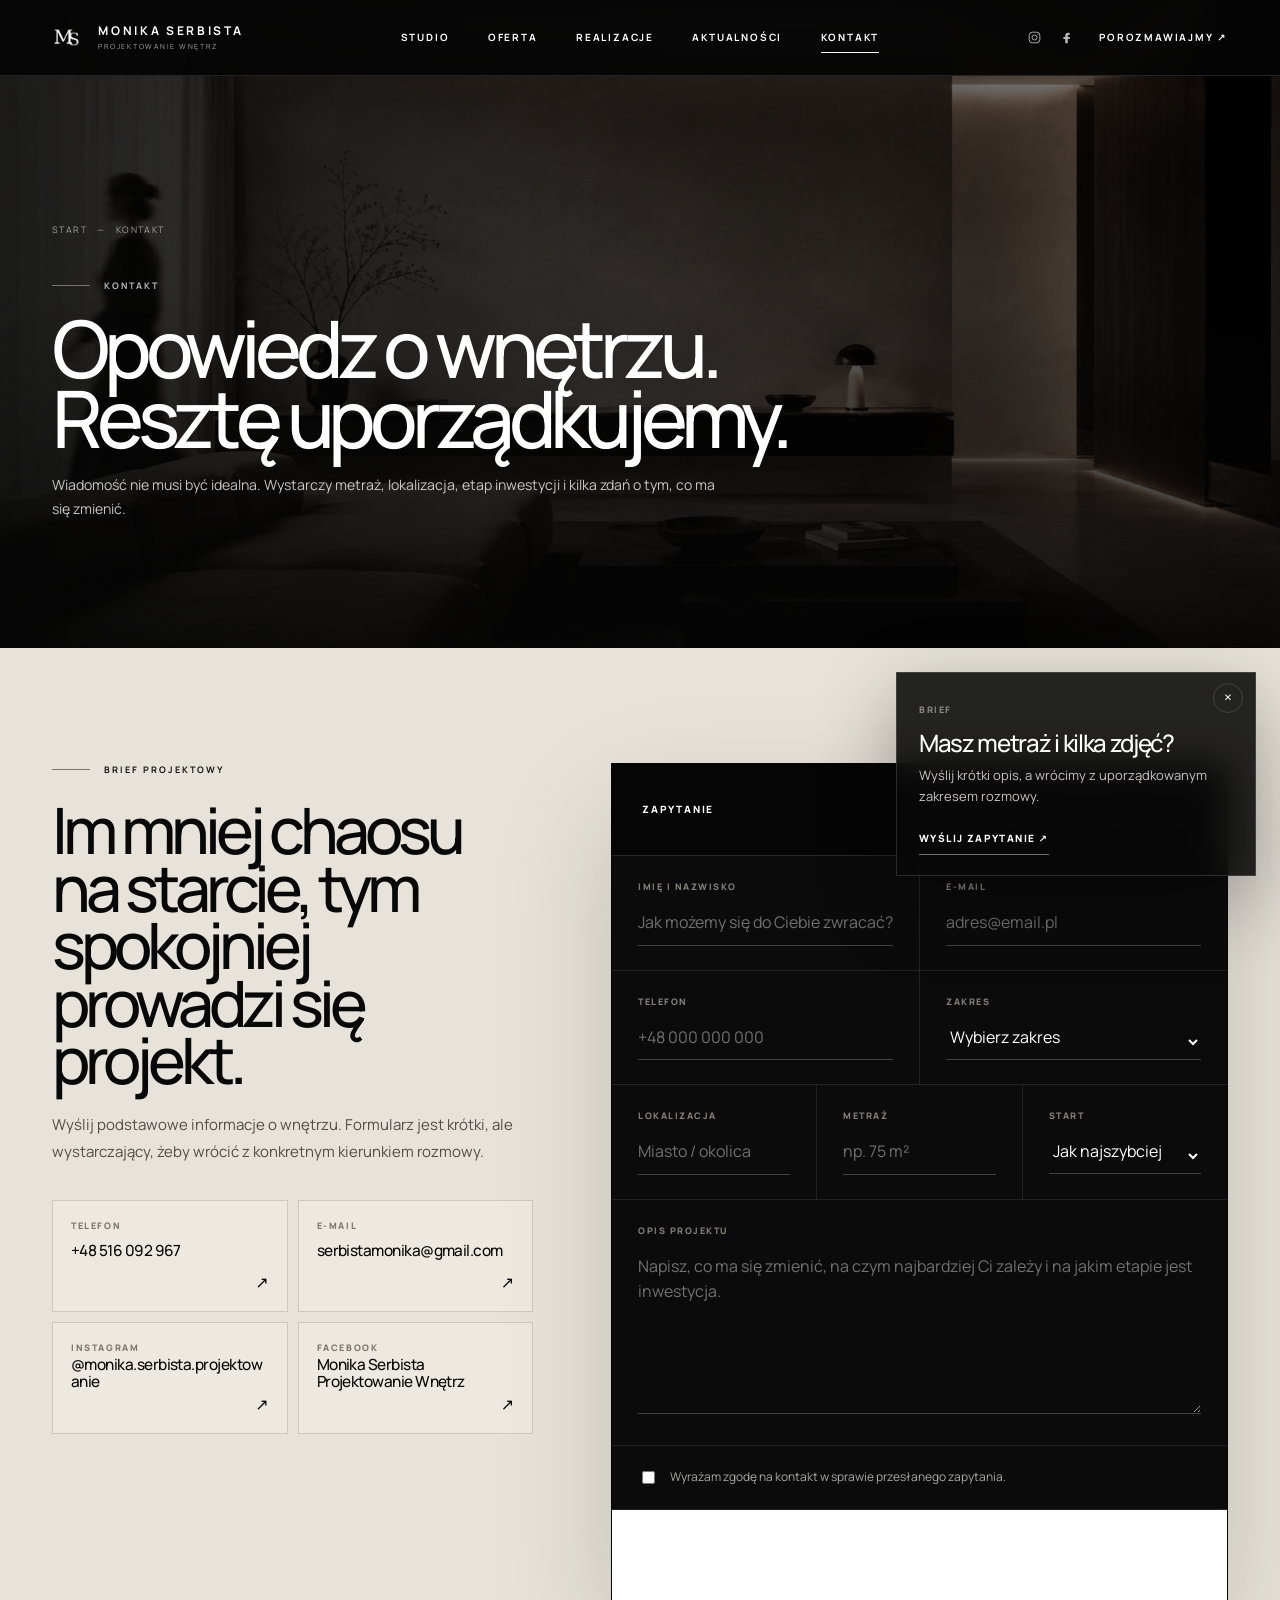
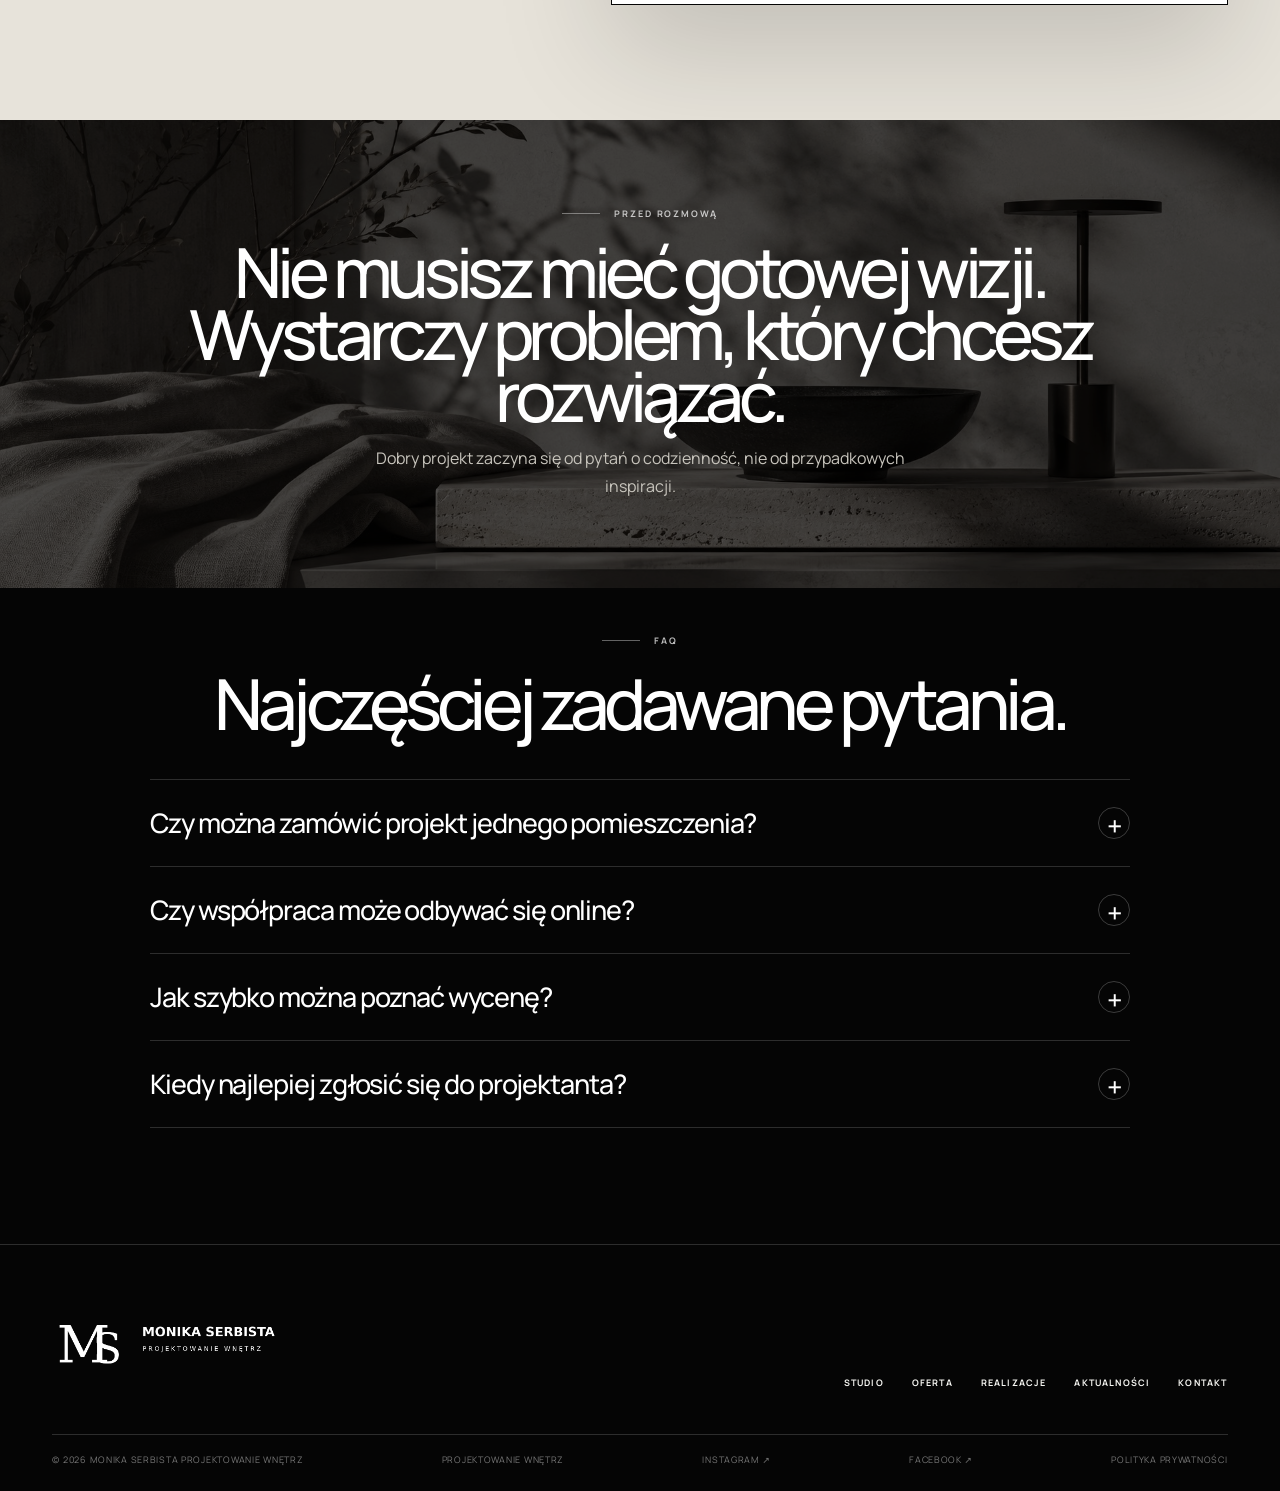
<file: kontakt.html>
<!doctype html>
<html lang="pl">
<head>
  <meta charset="utf-8">
  <meta name="viewport" content="width=device-width, initial-scale=1, viewport-fit=cover">
  <meta name="theme-color" content="#050505">
  <title>Kontakt | Monika Serbista Projektowanie Wnętrz</title>
  <meta name="description" content="Kontakt z Moniką Serbistą: brief projektowy, telefon, e-mail, Instagram, Facebook i najczęściej zadawane pytania przed rozpoczęciem współpracy.">
  <link rel="canonical" href="https://jakubskrzypiec.github.io/monnadesign/kontakt.html">
  <meta property="og:type" content="website">
  <meta property="og:locale" content="pl_PL">
  <meta property="og:title" content="Kontakt | Monika Serbista Projektowanie Wnętrz">
  <meta property="og:description" content="Kontakt z Moniką Serbistą: brief projektowy, telefon, e-mail, Instagram, Facebook i najczęściej zadawane pytania przed rozpoczęciem współpracy.">
  <meta property="og:image" content="https://jakubskrzypiec.github.io/monnadesign/hero-01.jpg">
  <meta name="twitter:card" content="summary_large_image">
  <link rel="icon" type="image/png" href="favicon.png">
  <link rel="preconnect" href="https://fonts.googleapis.com">
  <link rel="preconnect" href="https://fonts.gstatic.com" crossorigin>
  <link href="https://fonts.googleapis.com/css2?family=Manrope:wght@400;500;600;700&family=Newsreader:opsz,wght@6..72,400;6..72,500&display=swap" rel="stylesheet">
  <link rel="stylesheet" href="style.css?v=34.0.0">
  <link rel="stylesheet" href="pages.css?v=34.0.0">
</head>
<body class="subpage page-kontakt page-v32 page-v34" data-page="kontakt">
  <a class="skip-link" href="#main">Przejdź do treści</a>
  <header class="site-header site-header--solid" data-header>
    <a class="brand" href="index.html" aria-label="Monika Serbista Projektowanie Wnętrz — strona główna">
      <img src="monogram-white.png" alt="" class="brand__mark">
      <span class="brand__copy"><strong>MONIKA SERBISTA</strong><small>PROJEKTOWANIE WNĘTRZ</small></span>
    </a>
    <nav class="desktop-nav" aria-label="Główna nawigacja"><a href="index.html#studio">Studio</a><a href="oferta.html">Oferta</a><a href="realizacje.html">Realizacje</a><a href="aktualnosci.html">Aktualności</a><a href="kontakt.html" class="is-active">Kontakt</a></nav>
    <div class="header-actions">
      <div class="header-socials" aria-label="Social media">
        <a href="https://www.instagram.com/monika.serbista.projektowanie" target="_blank" rel="noopener" aria-label="Instagram Monika Serbista Projektowanie Wnętrz"><svg viewBox="0 0 24 24" aria-hidden="true"><rect x="3.5" y="3.5" width="17" height="17" rx="5"></rect><circle cx="12" cy="12" r="4"></circle><circle cx="17.5" cy="6.7" r=".8" class="fill"></circle></svg></a>
        <a href="https://www.facebook.com/MonikaSerbistaProjektowanieWnetrz" target="_blank" rel="noopener" aria-label="Facebook Monika Serbista Projektowanie Wnętrz"><svg viewBox="0 0 24 24" aria-hidden="true"><path d="M14.5 8H17V4.5h-2.5C11.4 4.5 10 6.4 10 9v2H7v3.5h3V21h4v-6.5h3L17.5 11H14V9.3c0-.9.3-1.3.5-1.3Z"></path></svg></a>
      </div>
      <a class="header-cta" href="kontakt.html">Porozmawiajmy <span aria-hidden="true">↗</span></a>
    </div>
    <button class="menu-toggle" type="button" aria-expanded="false" aria-controls="mobile-menu" aria-label="Otwórz menu"><span></span><span></span></button>
  </header>
  <div class="mobile-menu" id="mobile-menu" hidden>
    <nav aria-label="Menu mobilne"><a href="index.html#studio"><span>01</span>Studio</a><a href="oferta.html"><span>02</span>Oferta</a><a href="realizacje.html"><span>03</span>Realizacje</a><a href="aktualnosci.html"><span>04</span>Aktualności</a><a href="kontakt.html" class="is-active"><span>05</span>Kontakt</a></nav>
    <div class="mobile-menu__foot">
      <div class="mobile-socials"><a href="https://www.instagram.com/monika.serbista.projektowanie" target="_blank" rel="noopener">Instagram ↗</a><a href="https://www.facebook.com/MonikaSerbistaProjektowanieWnetrz" target="_blank" rel="noopener">Facebook ↗</a></div>
      <a href="tel:+48516092967">+48 516 092 967</a>
      <a href="mailto:serbistamonika@gmail.com">serbistamonika@gmail.com</a>
    </div>
  </div>

  <main id="main">
    <section class="page-hero page-hero--portfolio page-hero--quiet page-hero--contact-v18">
      <img src="editorial-motion-01.webp" alt="Rozmyta sylwetka w spokojnym wnętrzu" fetchpriority="high">
      <div class="page-hero__shade"></div>
      <div class="page-hero__content reveal">
        <div class="breadcrumbs"><a href="index.html">Start</a><span>—</span><span>Kontakt</span></div>
        <p class="page-kicker">Kontakt</p>
        <h1>Opowiedz o wnętrzu. Resztę uporządkujemy.</h1>
        <p class="page-hero__lead">Wiadomość nie musi być idealna. Wystarczy metraż, lokalizacja, etap inwestycji i kilka zdań o tym, co ma się zmienić.</p>
      </div>
    </section>

    <section class="contact-final-v23 surface-concrete">
      <div class="contact-final-v23__intro reveal">
        <p class="page-kicker dark">Brief projektowy</p>
        <h2>Im mniej chaosu na starcie, tym spokojniej prowadzi się projekt.</h2>
        <p>Wyślij podstawowe informacje o wnętrzu. Formularz jest krótki, ale wystarczający, żeby wrócić z konkretnym kierunkiem rozmowy.</p>

        <div class="contact-direct-v23">
          <a href="tel:+48516092967"><small>Telefon</small><strong>+48 516 092 967</strong><span>↗</span></a>
          <a href="mailto:serbistamonika@gmail.com"><small>E-mail</small><strong>serbistamonika@gmail.com</strong><span>↗</span></a>
          <a href="https://www.instagram.com/monika.serbista.projektowanie" target="_blank" rel="noopener"><small>Instagram</small><strong>@monika.serbista.projektowanie</strong><span>↗</span></a>
          <a href="https://www.facebook.com/MonikaSerbistaProjektowanieWnetrz" target="_blank" rel="noopener"><small>Facebook</small><strong>Monika Serbista Projektowanie Wnętrz</strong><span>↗</span></a>
        </div>
      </div>

      <div class="contact-form-shell-v23 reveal">
        <div class="contact-form-shell-v23__top">
          <span>Zapytanie</span>
          <small>projekt / konsultacja / zakres</small>
        </div>
        <form class="contact-form-v23" action="https://formsubmit.co/serbistamonika@gmail.com" method="POST">
          <input type="hidden" name="_subject" value="Nowe zapytanie ze strony Monika Serbista Projektowanie Wnętrz">
          <input type="hidden" name="_template" value="table">
          <input type="hidden" name="_captcha" value="false">
          <input type="hidden" name="_next" value="https://jakubskrzypiec.github.io/monnadesign/dziekujemy.html">
          <input type="text" name="_honey" tabindex="-1" autocomplete="off" class="honeypot">

          <label class="field-v23 field-v23--half"><span>Imię i nazwisko</span><input name="Imię i nazwisko" type="text" required placeholder="Jak możemy się do Ciebie zwracać?"></label>
          <label class="field-v23 field-v23--half"><span>E-mail</span><input name="E-mail" type="email" required placeholder="adres@email.pl"></label>
          <label class="field-v23 field-v23--half"><span>Telefon</span><input name="Telefon" type="tel" placeholder="+48 000 000 000"></label>
          <label class="field-v23 field-v23--half"><span>Zakres</span><select name="Zakres" required><option value="" selected disabled>Wybierz zakres</option><option>Projekt kompleksowy</option><option>Wybrane pomieszczenie</option><option>Konsultacja projektowa</option><option>Wsparcie realizacyjne</option></select></label>
          <label class="field-v23 field-v23--third"><span>Lokalizacja</span><input name="Lokalizacja" type="text" placeholder="Miasto / okolica"></label>
          <label class="field-v23 field-v23--third"><span>Metraż</span><input name="Metraż" type="text" placeholder="np. 75 m²"></label>
          <label class="field-v23 field-v23--third"><span>Start</span><select name="Planowany start"><option>Jak najszybciej</option><option>1–3 miesiące</option><option>3–6 miesięcy</option><option>Później / orientacyjnie</option></select></label>
          <label class="field-v23 field-v23--full"><span>Opis projektu</span><textarea name="Opis projektu" rows="6" required placeholder="Napisz, co ma się zmienić, na czym najbardziej Ci zależy i na jakim etapie jest inwestycja."></textarea></label>
          <label class="consent-v23 field-v23--full"><input type="checkbox" required><span>Wyrażam zgodę na kontakt w sprawie przesłanego zapytania.</span></label>
          <button class="submit-btn-v23 field-v23--full" type="submit"><span>Wyślij brief</span><i>↗</i></button>
        </form>
      </div>
    </section>

    <section class="contact-mini-v23 surface-graphite">
      <img src="detail-03.jpg" alt="Detal materiałów i światła we wnętrzu" loading="lazy">
      <div class="contact-mini-v23__copy reveal">
        <p class="page-kicker">Przed rozmową</p>
        <h2>Nie musisz mieć gotowej wizji. Wystarczy problem, który chcesz rozwiązać.</h2>
        <p>Dobry projekt zaczyna się od pytań o codzienność, nie od przypadkowych inspiracji.</p>
      </div>
    </section>

    <section class="faq-focus-v13 faq-focus-v16">
      <div class="faq-focus-v13__head reveal">
        <p class="page-kicker">FAQ</p>
        <h2>Najczęściej zadawane pytania.</h2>
      </div>
      <div class="faq-list faq-list--page faq-list--center reveal">
        <details><summary>Czy można zamówić projekt jednego pomieszczenia?<span>+</span></summary><p>Tak. Zakres może obejmować pojedynczą kuchnię, łazienkę, salon, sypialnię albo inne wybrane wnętrze.</p></details>
        <details><summary>Czy współpraca może odbywać się online?<span>+</span></summary><p>Tak. Sposób współpracy dobierany jest do lokalizacji, zakresu projektu i potrzeb inwestora.</p></details>
        <details><summary>Jak szybko można poznać wycenę?<span>+</span></summary><p>Po krótkim briefie można określić zakres, realny harmonogram i orientacyjną wycenę dla konkretnej inwestycji.</p></details>
        <details><summary>Kiedy najlepiej zgłosić się do projektanta?<span>+</span></summary><p>Najlepiej przed zakupem materiałów i przed startem prac, kiedy można jeszcze dopracować funkcję, instalacje i zabudowy.</p></details>
      </div>
    </section>
  </main>

  <footer class="site-footer">
    <div class="site-footer__top">
      <img src="logo-white.png" alt="Monika Serbista — projektowanie wnętrz" class="site-footer__logo">
      <div class="site-footer__nav"><a href="index.html#studio">Studio</a><a href="oferta.html">Oferta</a><a href="realizacje.html">Realizacje</a><a href="aktualnosci.html">Aktualności</a><a href="kontakt.html">Kontakt</a></div>
    </div>
    <div class="site-footer__meta">
      <span>© <span data-year></span> Monika Serbista Projektowanie Wnętrz</span><span>Projektowanie wnętrz</span>
      <a href="https://www.instagram.com/monika.serbista.projektowanie" target="_blank" rel="noopener">Instagram ↗</a>
      <a href="https://www.facebook.com/MonikaSerbistaProjektowanieWnetrz" target="_blank" rel="noopener">Facebook ↗</a>
      <a href="https://kupgotowyprojekt.pl/polityka-prywatnosci/" target="_blank" rel="noopener">Polityka prywatności</a>
    </div>
  </footer>
  <script src="pages.js?v=34.0.0" defer></script>
</body>
</html>
</file>
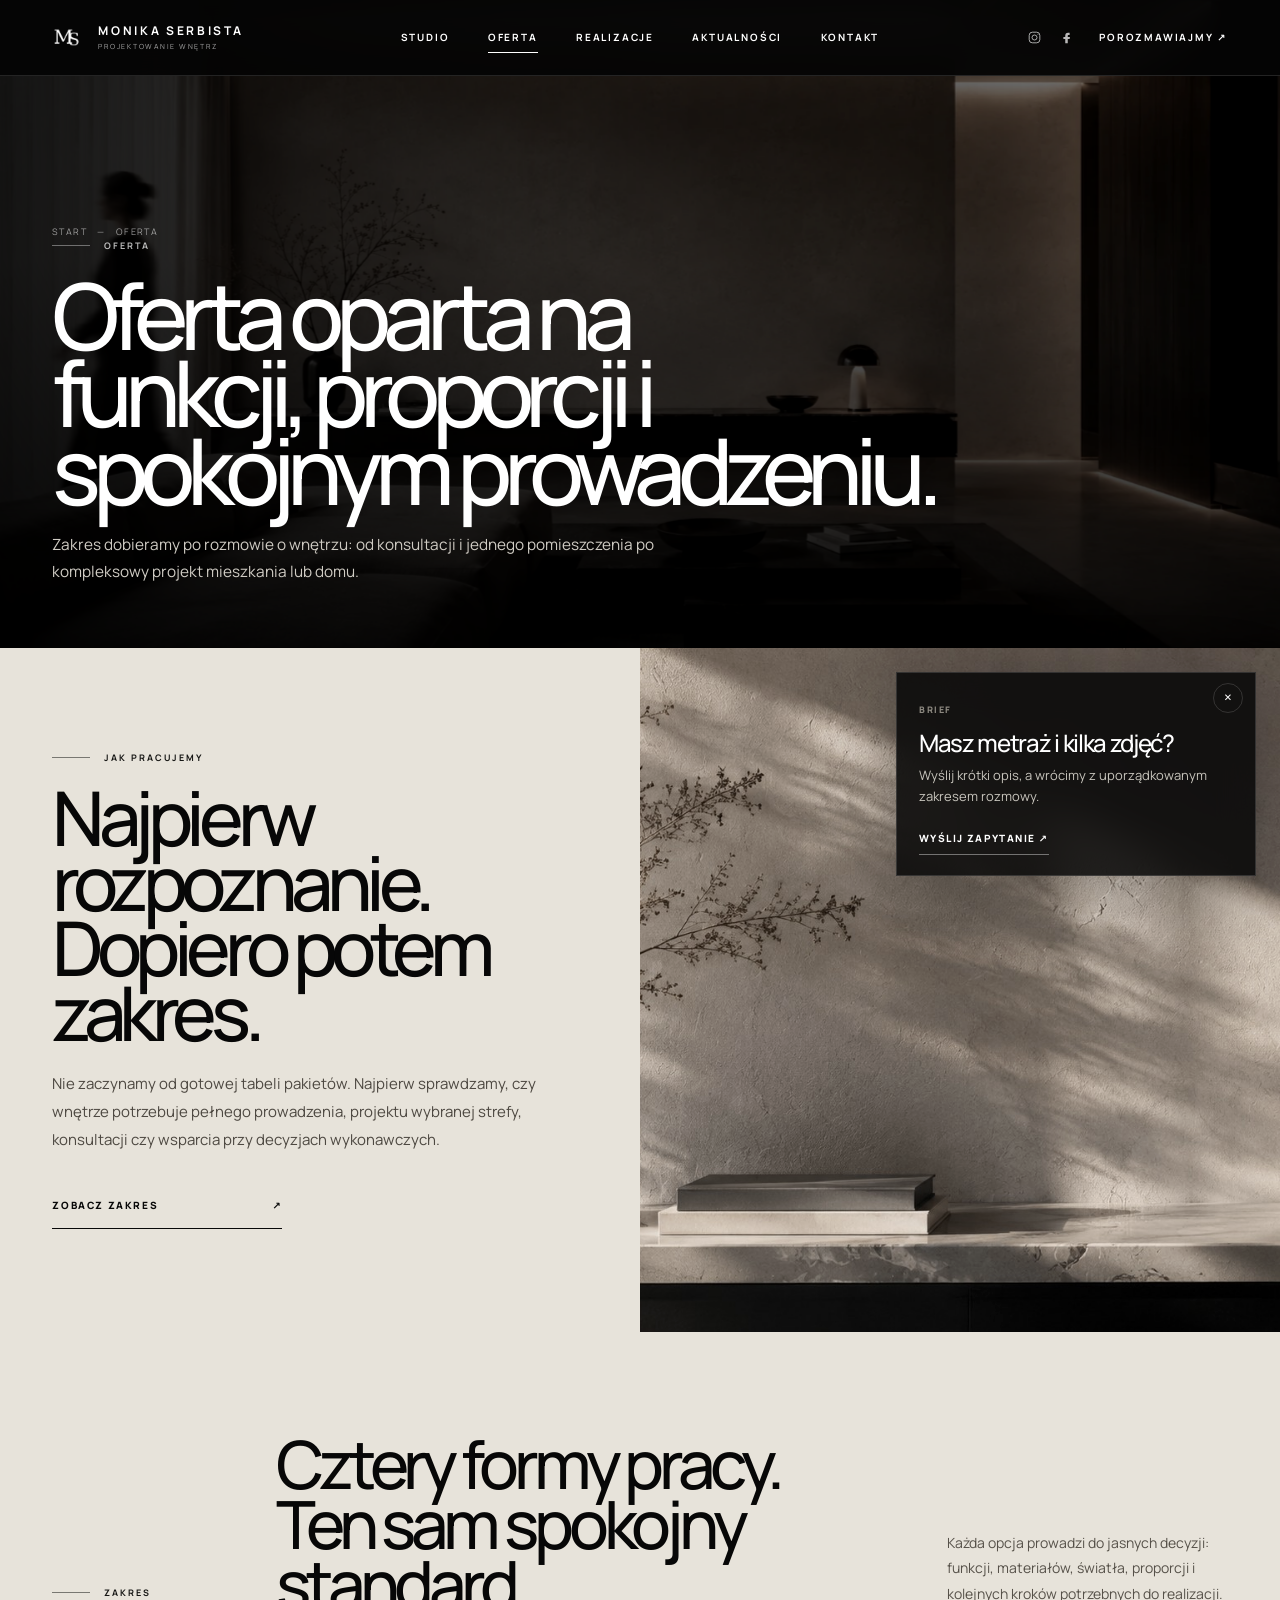
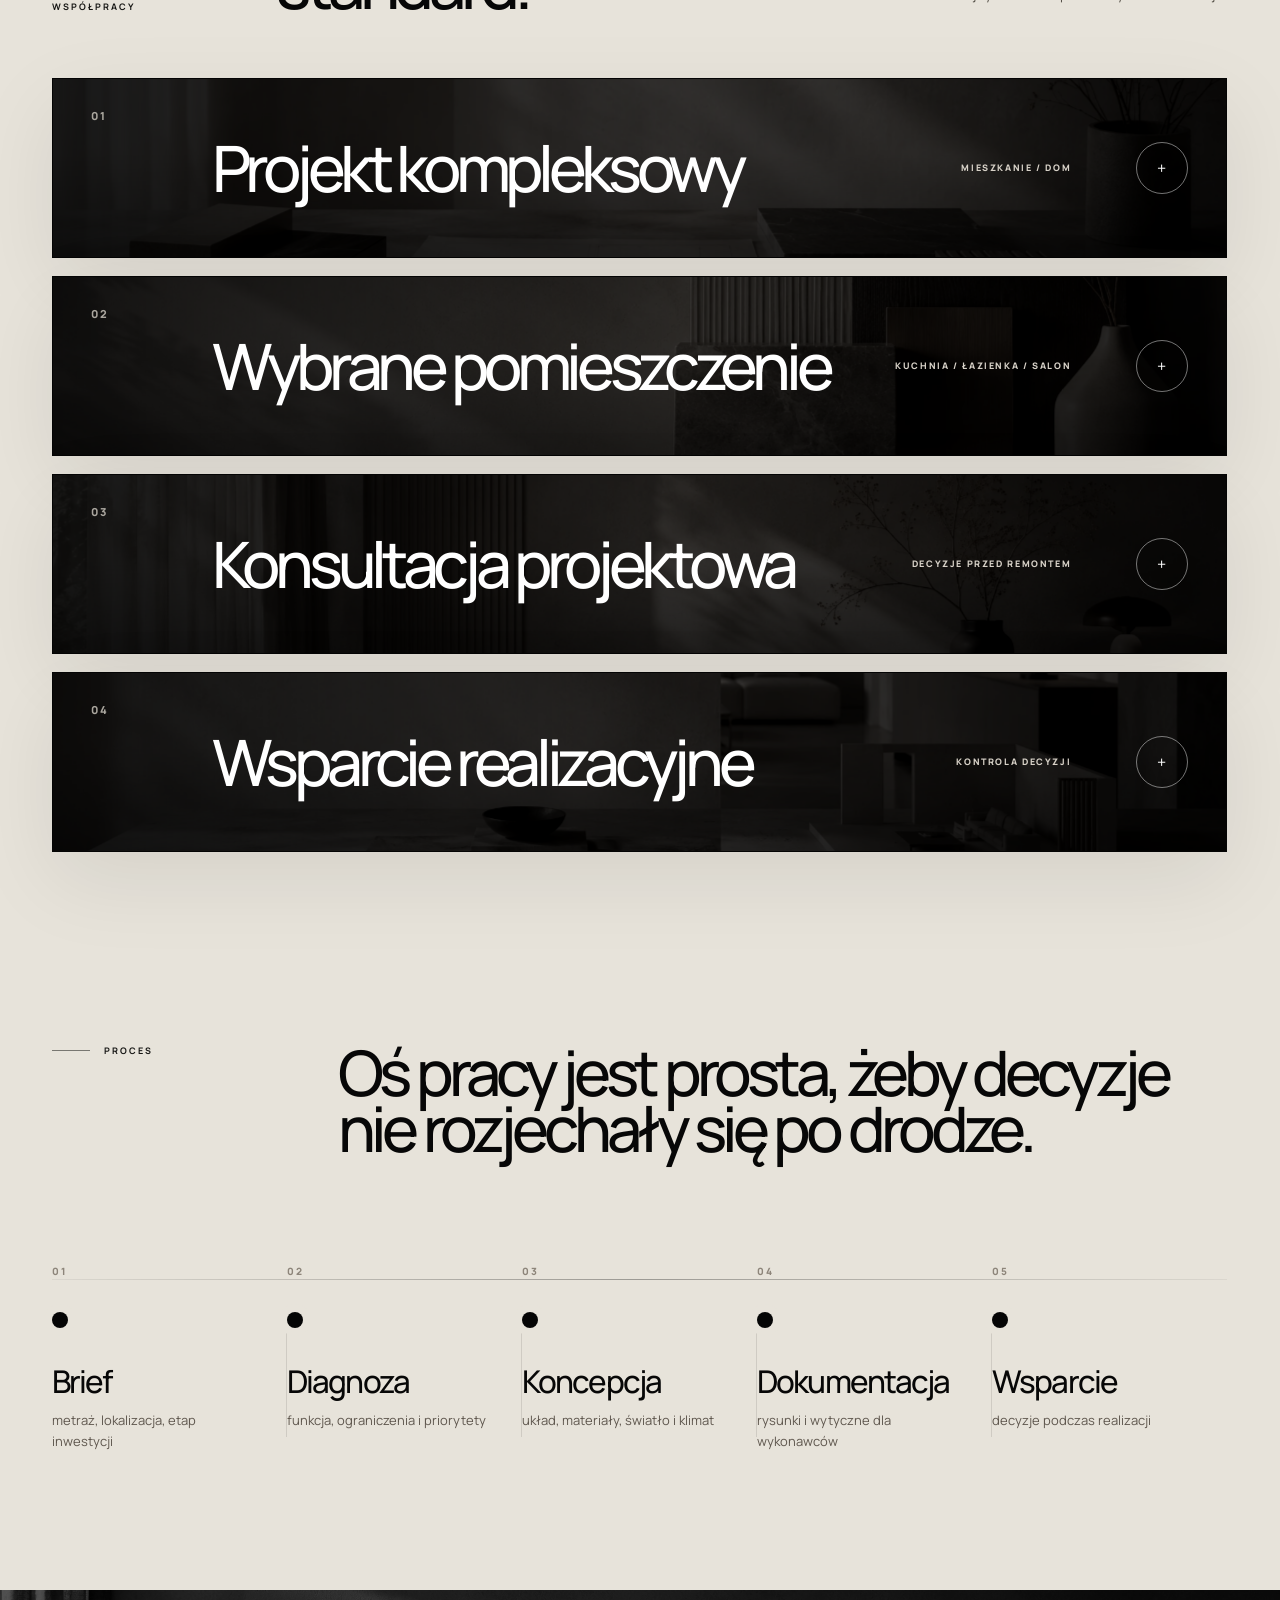
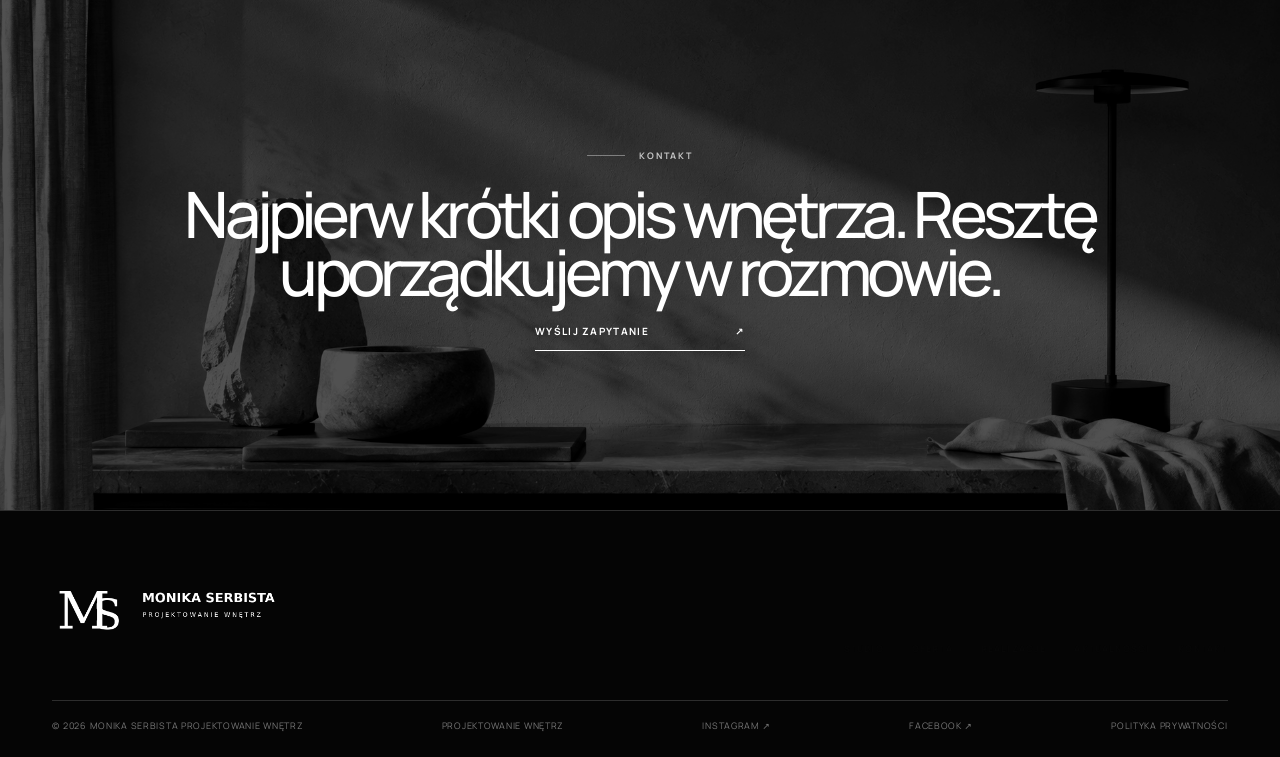
<file: oferta.html>
<!doctype html>
<html lang="pl">
<head>
  <meta charset="utf-8">
  <meta name="viewport" content="width=device-width, initial-scale=1, viewport-fit=cover">
  <meta name="theme-color" content="#050505">
  <title>Oferta projektowania wnętrz | Monika Serbista</title>
  <meta name="description" content="Oferta projektowania wnętrz: pełny projekt, wybrane pomieszczenia, konsultacje oraz dokumentacja do realizacji w spokojnym standardzie pracy.">
  <link rel="canonical" href="https://jakubskrzypiec.github.io/monnadesign/oferta.html">
  <meta property="og:type" content="website">
  <meta property="og:locale" content="pl_PL">
  <meta property="og:title" content="Oferta projektowania wnętrz | Monika Serbista">
  <meta property="og:description" content="Oferta projektowania wnętrz: pełny projekt, wybrane pomieszczenia, konsultacje oraz dokumentacja do realizacji w spokojnym standardzie pracy.">
  <meta property="og:image" content="https://jakubskrzypiec.github.io/monnadesign/hero-03.jpg">
  <meta name="twitter:card" content="summary_large_image">
  <link rel="icon" type="image/png" href="favicon.png">
  <link rel="preconnect" href="https://fonts.googleapis.com">
  <link rel="preconnect" href="https://fonts.gstatic.com" crossorigin>
  <link href="https://fonts.googleapis.com/css2?family=Manrope:wght@400;500;600;700&family=Newsreader:opsz,wght@6..72,400;6..72,500&display=swap" rel="stylesheet">
  <link rel="stylesheet" href="style.css?v=34.0.0">
  <link rel="stylesheet" href="pages.css?v=34.0.0">
  <link rel="stylesheet" href="fix-v33.css?v=34.0.0">
</head>
<body class="subpage page-oferta page-v33 page-v34" data-page="oferta">
  <a class="skip-link" href="#main">Przejdź do treści</a>
  <header class="site-header site-header--solid" data-header>
    <a class="brand" href="index.html" aria-label="Monika Serbista Projektowanie Wnętrz — strona główna">
      <img src="monogram-white.png" alt="" class="brand__mark">
      <span class="brand__copy"><strong>MONIKA SERBISTA</strong><small>PROJEKTOWANIE WNĘTRZ</small></span>
    </a>
    <nav class="desktop-nav" aria-label="Główna nawigacja"><a href="index.html#studio">Studio</a><a href="oferta.html" class="is-active">Oferta</a><a href="realizacje.html">Realizacje</a><a href="aktualnosci.html">Aktualności</a><a href="kontakt.html">Kontakt</a></nav>
    <div class="header-actions">
      <div class="header-socials" aria-label="Social media">
        <a href="https://www.instagram.com/monika.serbista.projektowanie" target="_blank" rel="noopener" aria-label="Instagram Monika Serbista Projektowanie Wnętrz"><svg viewBox="0 0 24 24" aria-hidden="true"><rect x="3.5" y="3.5" width="17" height="17" rx="5"></rect><circle cx="12" cy="12" r="4"></circle><circle cx="17.5" cy="6.7" r=".8" class="fill"></circle></svg></a>
        <a href="https://www.facebook.com/MonikaSerbistaProjektowanieWnetrz" target="_blank" rel="noopener" aria-label="Facebook Monika Serbista Projektowanie Wnętrz"><svg viewBox="0 0 24 24" aria-hidden="true"><path d="M14.5 8H17V4.5h-2.5C11.4 4.5 10 6.4 10 9v2H7v3.5h3V21h4v-6.5h3L17.5 11H14V9.3c0-.9.3-1.3.5-1.3Z"></path></svg></a>
      </div>
      <a class="header-cta" href="kontakt.html">Porozmawiajmy <span aria-hidden="true">↗</span></a>
    </div>
    <button class="menu-toggle" type="button" aria-expanded="false" aria-controls="mobile-menu" aria-label="Otwórz menu"><span></span><span></span></button>
  </header>
  <div class="mobile-menu" id="mobile-menu" hidden>
    <nav aria-label="Menu mobilne"><a href="index.html#studio"><span>01</span>Studio</a><a href="oferta.html" class="is-active"><span>02</span>Oferta</a><a href="realizacje.html"><span>03</span>Realizacje</a><a href="aktualnosci.html"><span>04</span>Aktualności</a><a href="kontakt.html"><span>05</span>Kontakt</a></nav>
    <div class="mobile-menu__foot">
      <div class="mobile-socials"><a href="https://www.instagram.com/monika.serbista.projektowanie" target="_blank" rel="noopener">Instagram ↗</a><a href="https://www.facebook.com/MonikaSerbistaProjektowanieWnetrz" target="_blank" rel="noopener">Facebook ↗</a></div>
      <a href="tel:+48516092967">+48 516 092 967</a>
      <a href="mailto:serbistamonika@gmail.com">serbistamonika@gmail.com</a>
    </div>
  </div>

  <main id="main">
    <section class="v33-subhero v33-subhero--offer">
      <img src="editorial-motion-01.webp" alt="Rozmyta sylwetka w spokojnym wnętrzu" fetchpriority="high">
      <div class="v33-subhero__shade"></div>
      <div class="v33-subhero__content reveal">
        <nav class="breadcrumbs" aria-label="Okruszki"><a href="index.html">Start</a><span>—</span><span>Oferta</span></nav>
        <p class="page-kicker">Oferta</p>
        <h1>Oferta oparta na funkcji, proporcji i spokojnym prowadzeniu.</h1>
        <p>Zakres dobieramy po rozmowie o wnętrzu: od konsultacji i jednego pomieszczenia po kompleksowy projekt mieszkania lub domu.</p>
      </div>
    </section>

    <section class="v33-split surface-concrete" id="poczatek">
      <div class="v33-split__copy reveal">
        <p class="page-kicker dark">Jak pracujemy</p>
        <h2>Najpierw rozpoznanie. Dopiero potem zakres.</h2>
        <p>Nie zaczynamy od gotowej tabeli pakietów. Najpierw sprawdzamy, czy wnętrze potrzebuje pełnego prowadzenia, projektu wybranej strefy, konsultacji czy wsparcia przy decyzjach wykonawczych.</p>
        <a class="v33-link" href="#zakres">Zobacz zakres <span>↗</span></a>
      </div>
      <figure class="v33-split__image reveal">
        <img src="detail-01.jpg" alt="Minimalistyczny detal materiałów, światła i proporcji" loading="lazy">
      </figure>
    </section>

    <section class="v33-scope surface-concrete" id="zakres">
      <div class="v33-scope__head reveal">
        <p class="page-kicker dark">Zakres współpracy</p>
        <h2>Cztery formy pracy. Ten sam spokojny standard.</h2>
        <p>Każda opcja prowadzi do jasnych decyzji: funkcji, materiałów, światła, proporcji i kolejnych kroków potrzebnych do realizacji.</p>
      </div>

      <div class="v33-scope__list reveal">
        <details>
          <summary>
            <img src="scope-brief.webp" alt="Materiały i założenia do projektu wnętrza" loading="lazy">
            <span>01</span>
            <strong>Projekt kompleksowy</strong>
            <em>mieszkanie / dom</em>
            <i>+</i>
          </summary>
          <div class="v33-scope__panel">
            <p>Najpełniejszy zakres dla inwestycji, która potrzebuje spójnego prowadzenia od układu funkcjonalnego po dokumentację dla wykonawców.</p>
            <ul>
              <li>układ i ergonomia całej przestrzeni</li>
              <li>kierunek materiałowy, kolorystyka i światło</li>
              <li>rysunki, wytyczne i uporządkowanie decyzji wykonawczych</li>
            </ul>
            <a href="kontakt.html">Zapytaj o projekt <span>↗</span></a>
          </div>
        </details>

        <details>
          <summary>
            <img src="scope-materials.webp" alt="Próbki materiałów do projektowania wnętrz" loading="lazy">
            <span>02</span>
            <strong>Wybrane pomieszczenie</strong>
            <em>kuchnia / łazienka / salon</em>
            <i>+</i>
          </summary>
          <div class="v33-scope__panel">
            <p>Dobry wybór, kiedy najważniejszy problem dotyczy jednej strefy: trudnej kuchni, łazienki, salonu, sypialni albo miejsca pracy.</p>
            <ul>
              <li>analiza funkcji i proporcji konkretnej przestrzeni</li>
              <li>dobór materiałów, detali i oświetlenia</li>
              <li>czytelny kierunek do dalszych decyzji</li>
            </ul>
            <a href="kontakt.html">Omów pomieszczenie <span>↗</span></a>
          </div>
        </details>

        <details>
          <summary>
            <img src="scope-light.webp" alt="Światło i proporcje w spokojnym wnętrzu" loading="lazy">
            <span>03</span>
            <strong>Konsultacja projektowa</strong>
            <em>decyzje przed remontem</em>
            <i>+</i>
          </summary>
          <div class="v33-scope__panel">
            <p>Krótka i konkretna forma współpracy, która pomaga uporządkować pomysły, ograniczenia oraz wybory przed zakupami lub startem prac.</p>
            <ul>
              <li>weryfikacja układu, funkcji i priorytetów</li>
              <li>wskazanie ryzyk oraz decyzji do podjęcia</li>
              <li>kierunek estetyczny bez przeciągania procesu</li>
            </ul>
            <a href="kontakt.html">Umów konsultację <span>↗</span></a>
          </div>
        </details>

        <details>
          <summary>
            <img src="scope-docs.webp" alt="Dokumentacja i model projektu wnętrza" loading="lazy">
            <span>04</span>
            <strong>Wsparcie realizacyjne</strong>
            <em>kontrola decyzji</em>
            <i>+</i>
          </summary>
          <div class="v33-scope__panel">
            <p>Wsparcie w trakcie realizacji, kiedy pojawiają się pytania o zamienniki, materiały, wykonawców albo doprecyzowanie założeń.</p>
            <ul>
              <li>porządkowanie bieżących wyborów</li>
              <li>weryfikacja zmian i zamienników</li>
              <li>pilnowanie spójności efektu końcowego</li>
            </ul>
            <a href="kontakt.html">Zapytaj o wsparcie <span>↗</span></a>
          </div>
        </details>
      </div>
    </section>

    <section class="v33-process surface-concrete">
      <div class="v33-process__head reveal">
        <p class="page-kicker dark">Proces</p>
        <h2>Oś pracy jest prosta, żeby decyzje nie rozjechały się po drodze.</h2>
      </div>
      <div class="v33-process__line reveal">
        <article><span>01</span><i></i><h3>Brief</h3><p>metraż, lokalizacja, etap inwestycji</p></article>
        <article><span>02</span><i></i><h3>Diagnoza</h3><p>funkcja, ograniczenia i priorytety</p></article>
        <article><span>03</span><i></i><h3>Koncepcja</h3><p>układ, materiały, światło i klimat</p></article>
        <article><span>04</span><i></i><h3>Dokumentacja</h3><p>rysunki i wytyczne dla wykonawców</p></article>
        <article><span>05</span><i></i><h3>Wsparcie</h3><p>decyzje podczas realizacji</p></article>
      </div>
    </section>

    <section class="v33-cta">
      <img src="separator-01.jpg" alt="Minimalistyczne tło z materiałami" loading="lazy">
      <div class="v33-cta__shade"></div>
      <div class="v33-cta__copy reveal">
        <p class="page-kicker">Kontakt</p>
        <h2>Najpierw krótki opis wnętrza. Resztę uporządkujemy w rozmowie.</h2>
        <a class="line-link line-link--light" href="kontakt.html">Wyślij zapytanie <span>↗</span></a>
      </div>
    </section>
  </main>

  <footer class="site-footer">
    <div class="site-footer__top">
      <img src="logo-white.png" alt="Monika Serbista — projektowanie wnętrz" class="site-footer__logo">
      <div class="site-footer__nav"><a href="index.html#studio">Studio</a><a href="oferta.html">Oferta</a><a href="realizacje.html">Realizacje</a><a href="aktualnosci.html">Aktualności</a><a href="kontakt.html">Kontakt</a></div>
    </div>
    <div class="site-footer__meta">
      <span>© <span data-year></span> Monika Serbista Projektowanie Wnętrz</span><span>Projektowanie wnętrz</span>
      <a href="https://www.instagram.com/monika.serbista.projektowanie" target="_blank" rel="noopener">Instagram ↗</a>
      <a href="https://www.facebook.com/MonikaSerbistaProjektowanieWnetrz" target="_blank" rel="noopener">Facebook ↗</a>
      <a href="https://kupgotowyprojekt.pl/polityka-prywatnosci/" target="_blank" rel="noopener">Polityka prywatności</a>
    </div>
  </footer>
  <script src="pages.js?v=34.0.0" defer></script>
</body>
</html>
</file>
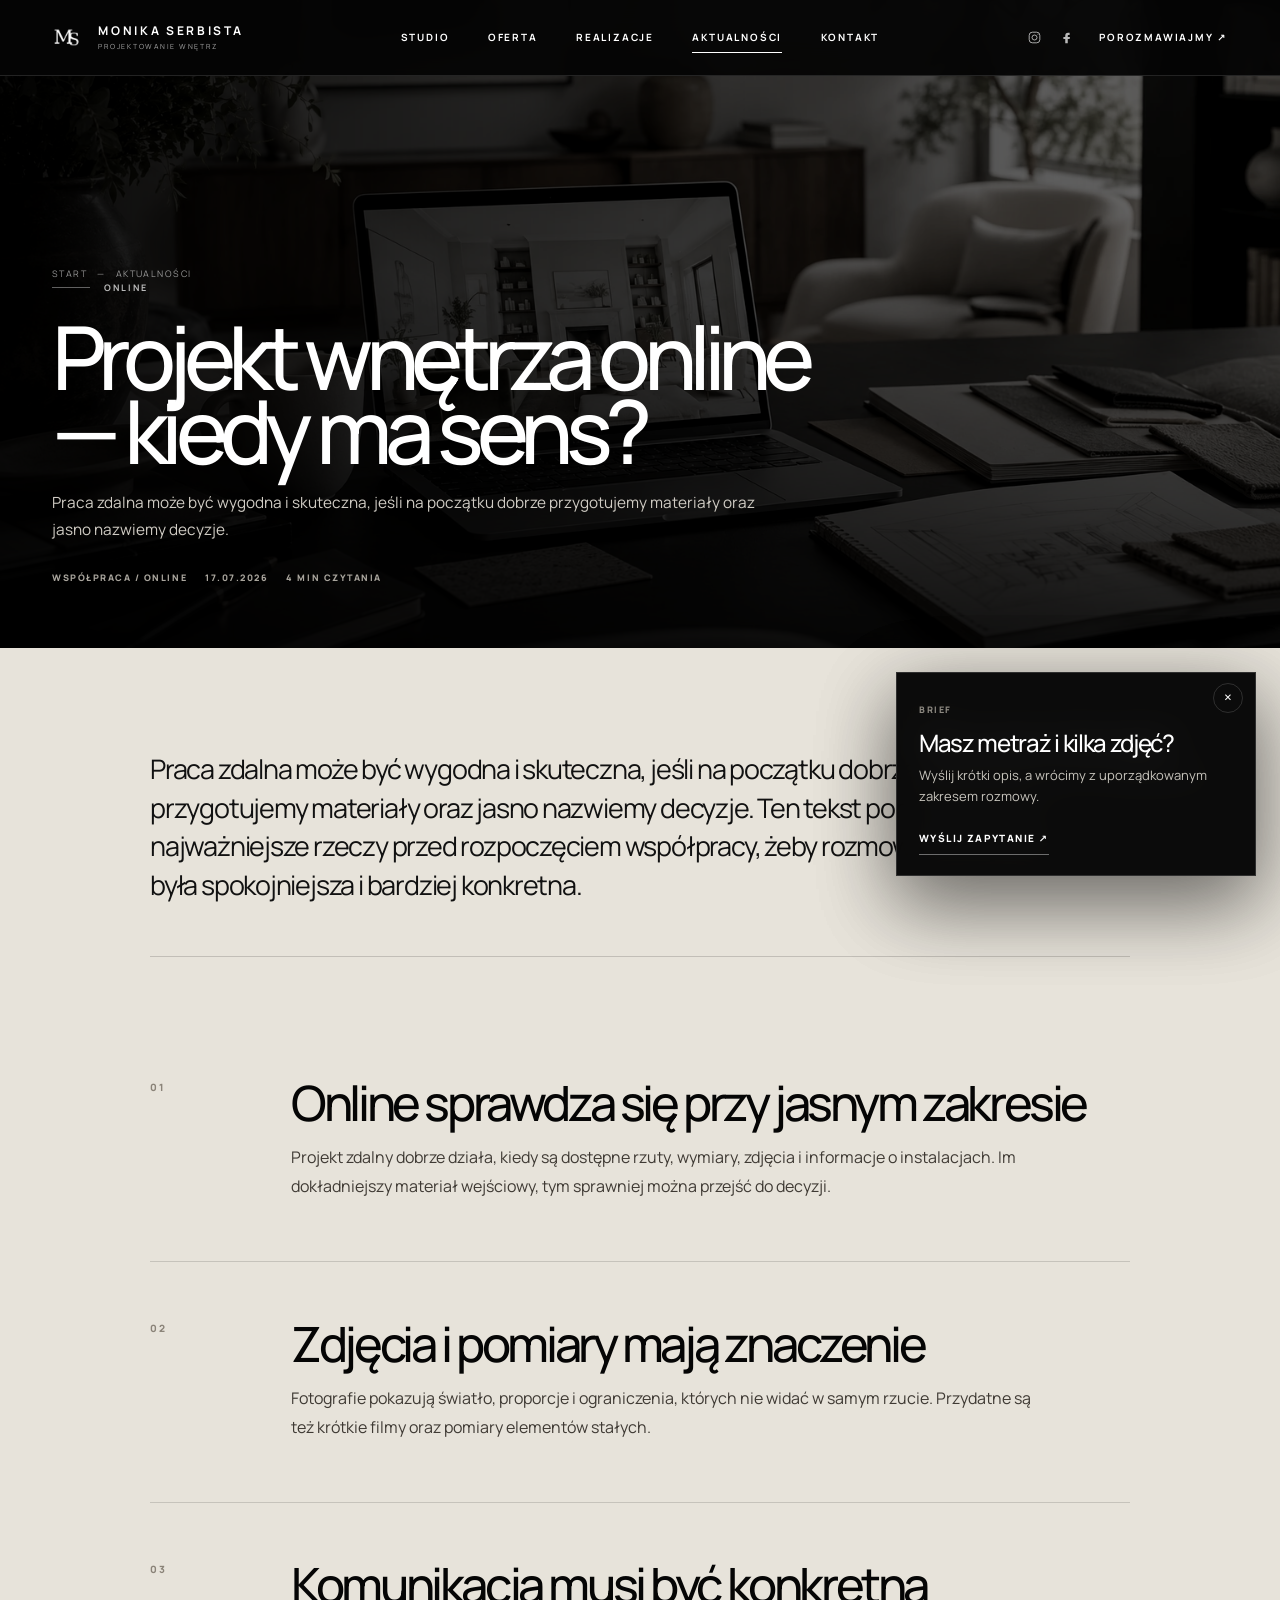
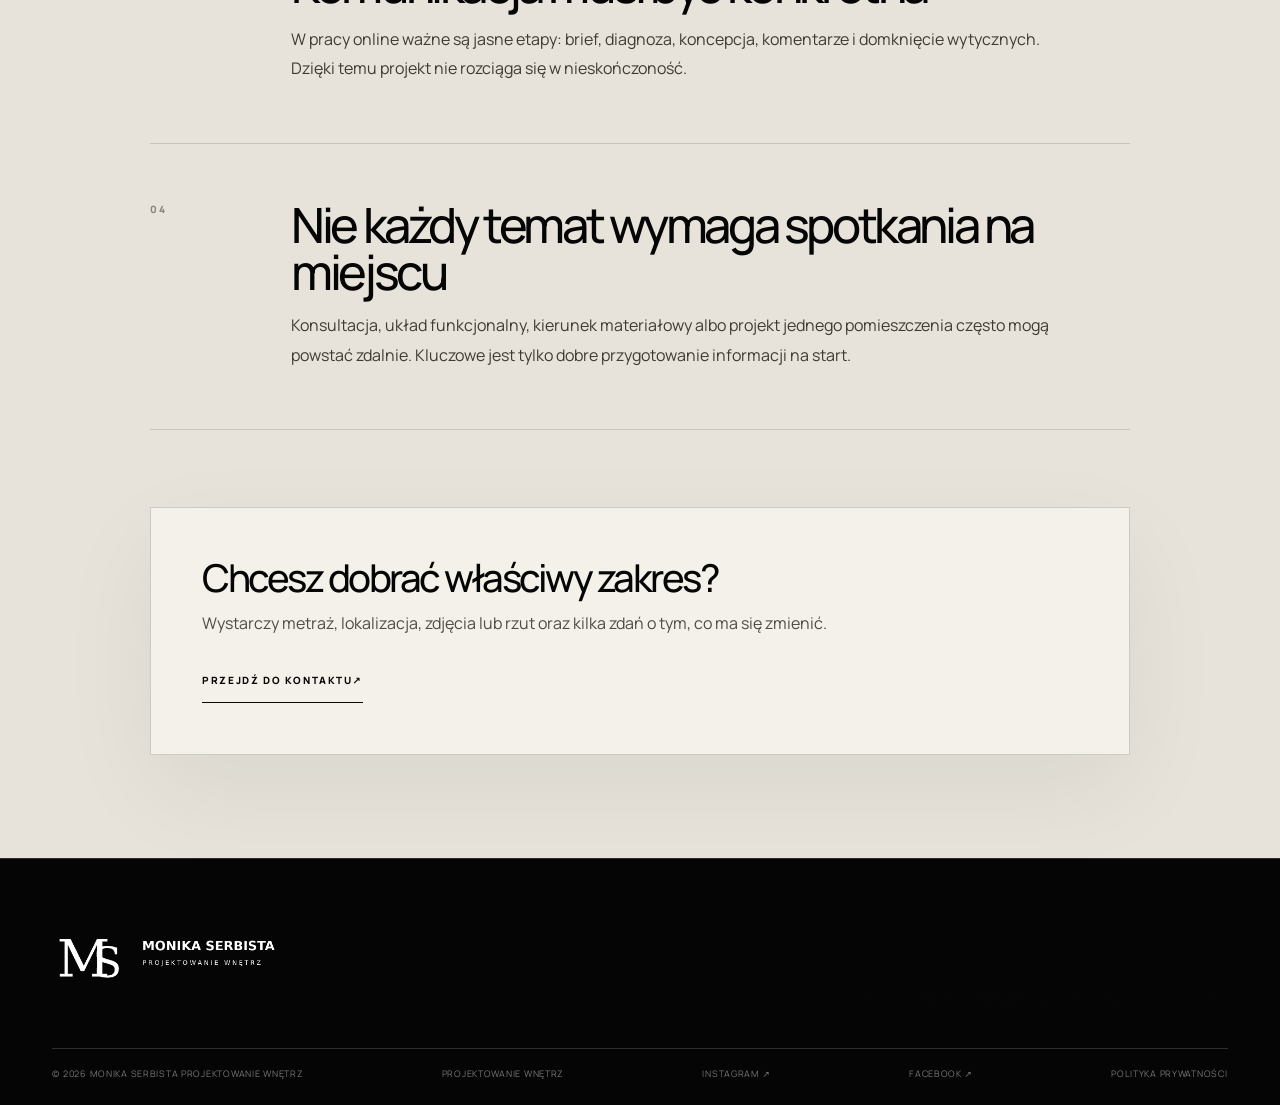
<file: projekt-wnetrza-online.html>
<!doctype html>
<html lang="pl">
<head>
  <meta charset="utf-8">
  <meta name="viewport" content="width=device-width, initial-scale=1, viewport-fit=cover">
  <meta name="theme-color" content="#050505">
  <title>Projekt wnętrza online — jak wygląda współpraca? | Monika Serbista</title>
  <meta name="description" content="Jak przebiega projekt wnętrza online, jakie materiały przygotować i jak organizowane są spotkania, próbki oraz kontakt podczas realizacji.">
  <link rel="canonical" href="https://jakubskrzypiec.github.io/monnadesign/projekt-wnetrza-online.html">
  <meta property="og:type" content="website">
  <meta property="og:locale" content="pl_PL">
  <meta property="og:title" content="Projekt wnętrza online — jak wygląda współpraca? | Monika Serbista">
  <meta property="og:description" content="Jak przebiega projekt wnętrza online, jakie materiały przygotować i jak organizowane są spotkania, próbki oraz kontakt podczas realizacji.">
  <meta property="og:url" content="https://jakubskrzypiec.github.io/monnadesign/projekt-wnetrza-online.html">
  <meta property="og:image" content="https://jakubskrzypiec.github.io/monnadesign/article-projekt-online-01.webp">
  <meta name="twitter:card" content="summary_large_image">
  <link rel="icon" type="image/png" href="favicon.png">
  <link rel="preconnect" href="https://fonts.googleapis.com">
  <link rel="preconnect" href="https://fonts.gstatic.com" crossorigin>
  <link href="https://fonts.googleapis.com/css2?family=Manrope:wght@400;500;600;700&family=Newsreader:opsz,wght@6..72,400;6..72,500&display=swap" rel="stylesheet">
  <link rel="stylesheet" href="style.css?v=34.0.0">
  <link rel="stylesheet" href="pages.css?v=34.0.0">
  <link rel="stylesheet" href="fix-v33.css?v=34.0.0">
  <script type="application/ld+json">{"@context": "https://schema.org", "@type": "Article", "headline": "Projekt wnętrza online — jak wygląda współpraca?", "description": "Jak przebiega projekt wnętrza online, jakie materiały przygotować i jak organizowane są spotkania, próbki oraz kontakt podczas realizacji.", "image": ["https://jakubskrzypiec.github.io/monnadesign/article-projekt-online-01.webp"], "datePublished": "2026-07-17", "dateModified": "2026-07-17", "author": {"@type": "Person", "name": "Monika Serbista"}, "publisher": {"@type": "Organization", "name": "Monika Serbista Projektowanie Wnętrz", "logo": {"@type": "ImageObject", "url": "https://jakubskrzypiec.github.io/monnadesign/logo-white.png"}}, "mainEntityOfPage": "https://jakubskrzypiec.github.io/monnadesign/projekt-wnetrza-online.html"}</script><script type="application/ld+json">{"@context": "https://schema.org", "@type": "BreadcrumbList", "itemListElement": [{"@type": "ListItem", "position": 1, "name": "Start", "item": "https://jakubskrzypiec.github.io/monnadesign/"}, {"@type": "ListItem", "position": 2, "name": "Aktualności", "item": "https://jakubskrzypiec.github.io/monnadesign/aktualnosci.html"}, {"@type": "ListItem", "position": 3, "name": "Projekt wnętrza online — jak wygląda współpraca?", "item": "https://jakubskrzypiec.github.io/monnadesign/projekt-wnetrza-online.html"}]}</script>
</head>
<body class="subpage page-article page-v33 page-v34" data-page="aktualnosci">
  <a class="skip-link" href="#main">Przejdź do treści</a>
  <header class="site-header site-header--solid" data-header>
    <a class="brand" href="index.html" aria-label="Monika Serbista Projektowanie Wnętrz — strona główna">
      <img src="monogram-white.png" alt="" class="brand__mark">
      <span class="brand__copy"><strong>MONIKA SERBISTA</strong><small>PROJEKTOWANIE WNĘTRZ</small></span>
    </a>
    <nav class="desktop-nav" aria-label="Główna nawigacja"><a href="index.html">Studio</a><a href="oferta.html">Oferta</a><a href="realizacje.html">Realizacje</a><a href="aktualnosci.html" class="is-active">Aktualności</a><a href="kontakt.html">Kontakt</a></nav>
    <div class="header-actions">
      <div class="header-socials" aria-label="Social media">
        <a href="https://www.instagram.com/monika.serbista.projektowanie" target="_blank" rel="noopener" aria-label="Instagram Moniki Serbisty">
          <svg viewBox="0 0 24 24" aria-hidden="true"><rect x="3.5" y="3.5" width="17" height="17" rx="5"></rect><circle cx="12" cy="12" r="4"></circle><circle cx="17.5" cy="6.7" r=".8" class="fill"></circle></svg>
        </a>
        <a href="https://www.facebook.com/MonikaSerbistaProjektowanieWnetrz" target="_blank" rel="noopener" aria-label="Facebook Moniki Serbisty">
          <svg viewBox="0 0 24 24" aria-hidden="true"><path d="M14.5 8H17V4.5h-2.5C11.4 4.5 10 6.4 10 9v2H7v3.5h3V21h4v-6.5h3L17.5 11H14V9.3c0-.9.3-1.3.5-1.3Z"></path></svg>
        </a>
      </div>
      <a class="header-cta" href="kontakt.html">Porozmawiajmy <span aria-hidden="true">↗</span></a>
    </div>
    <button class="menu-toggle" type="button" aria-expanded="false" aria-controls="mobile-menu" aria-label="Otwórz menu"><span></span><span></span></button>
  </header>
  <div class="mobile-menu" id="mobile-menu" hidden>
    <nav aria-label="Menu mobilne"><a href="index.html"><span>01</span>Studio</a><a href="oferta.html"><span>02</span>Oferta</a><a href="realizacje.html"><span>03</span>Realizacje</a><a href="aktualnosci.html" class="is-active"><span>04</span>Aktualności</a><a href="kontakt.html"><span>05</span>Kontakt</a></nav>
    <div class="mobile-menu__foot">
      <div class="mobile-socials"><a href="https://www.instagram.com/monika.serbista.projektowanie" target="_blank" rel="noopener">Instagram ↗</a><a href="https://www.facebook.com/MonikaSerbistaProjektowanieWnetrz" target="_blank" rel="noopener">Facebook ↗</a></div>
      <a href="tel:+48516092967">+48 516 092 967</a>
      <a href="mailto:serbistamonika@gmail.com">serbistamonika@gmail.com</a>
    </div>
  </div>

  <main id="main">
    <article class="v33-article">
      <header class="v33-article-hero">
        <img src="article-projekt-online-01.webp" alt="Projekt wnętrza online — kiedy ma sens?" fetchpriority="high">
        <div class="v33-article-hero__shade"></div>
        <div class="v33-article-hero__content reveal">
          <nav class="breadcrumbs" aria-label="Okruszki"><a href="index.html">Start</a><span>—</span><a href="aktualnosci.html">Aktualności</a></nav>
          <p class="page-kicker">Online</p>
          <h1>Projekt wnętrza online — kiedy ma sens?</h1>
          <p>Praca zdalna może być wygodna i skuteczna, jeśli na początku dobrze przygotujemy materiały oraz jasno nazwiemy decyzje.</p>
          <div class="v33-article-meta"><span>Współpraca / online</span><time datetime="17.07.2026">17.07.2026</time><span>4 min czytania</span></div>
        </div>
      </header>

      <div class="v33-article-body surface-concrete">
        <div class="v33-article-lead reveal">
          <p>Praca zdalna może być wygodna i skuteczna, jeśli na początku dobrze przygotujemy materiały oraz jasno nazwiemy decyzje. Ten tekst porządkuje najważniejsze rzeczy przed rozpoczęciem współpracy, żeby rozmowa o wnętrzu była spokojniejsza i bardziej konkretna.</p>
        </div>

        <div class="v33-article-sections">
          <section class="v33-article-section reveal">
            <span>01</span>
            <div>
              <h2>Online sprawdza się przy jasnym zakresie</h2>
              <p>Projekt zdalny dobrze działa, kiedy są dostępne rzuty, wymiary, zdjęcia i informacje o instalacjach. Im dokładniejszy materiał wejściowy, tym sprawniej można przejść do decyzji.</p>
            </div>
          </section>
          <section class="v33-article-section reveal">
            <span>02</span>
            <div>
              <h2>Zdjęcia i pomiary mają znaczenie</h2>
              <p>Fotografie pokazują światło, proporcje i ograniczenia, których nie widać w samym rzucie. Przydatne są też krótkie filmy oraz pomiary elementów stałych.</p>
            </div>
          </section>
          <section class="v33-article-section reveal">
            <span>03</span>
            <div>
              <h2>Komunikacja musi być konkretna</h2>
              <p>W pracy online ważne są jasne etapy: brief, diagnoza, koncepcja, komentarze i domknięcie wytycznych. Dzięki temu projekt nie rozciąga się w nieskończoność.</p>
            </div>
          </section>
          <section class="v33-article-section reveal">
            <span>04</span>
            <div>
              <h2>Nie każdy temat wymaga spotkania na miejscu</h2>
              <p>Konsultacja, układ funkcjonalny, kierunek materiałowy albo projekt jednego pomieszczenia często mogą powstać zdalnie. Kluczowe jest tylko dobre przygotowanie informacji na start.</p>
            </div>
          </section>
        </div>

        <aside class="v33-article-callout reveal">
          <strong>Chcesz dobrać właściwy zakres?</strong>
          <p>Wystarczy metraż, lokalizacja, zdjęcia lub rzut oraz kilka zdań o tym, co ma się zmienić.</p>
          <a href="kontakt.html">Przejdź do kontaktu <span>↗</span></a>
        </aside>
      </div>
    </article>
  </main>

  <footer class="site-footer">
    <div class="site-footer__top">
      <img src="logo-white.png" alt="Monika Serbista — projektowanie wnętrz" class="site-footer__logo">
      <div class="site-footer__nav">
        <a href="index.html">Start</a><a href="oferta.html">Oferta</a><a href="realizacje.html">Realizacje</a><a href="aktualnosci.html">Aktualności</a><a href="kontakt.html">Kontakt</a>
      </div>
    </div>
    <div class="site-footer__meta">
      <span>© <span data-year></span> Monika Serbista Projektowanie Wnętrz</span><span>Projektowanie wnętrz</span>
      <a href="https://www.instagram.com/monika.serbista.projektowanie" target="_blank" rel="noopener">Instagram ↗</a>
      <a href="https://www.facebook.com/MonikaSerbistaProjektowanieWnetrz" target="_blank" rel="noopener">Facebook ↗</a>
      <a href="https://kupgotowyprojekt.pl/polityka-prywatnosci/" target="_blank" rel="noopener">Polityka prywatności</a>
    </div>
  </footer>
  <script src="script.js?v=34.0.0" defer></script>
  <script src="pages.js?v=34.0.0" defer></script>
</body>
</html>
</file>
<file: style.css>
:root{
  --black:#050505;
  --black-soft:#0d0d0d;
  --graphite:#171717;
  --graphite-2:#242424;
  --white:#f6f6f2;
  --paper:#e4e4df;
  --paper-2:#d4d4cf;
  --muted:#9d9d98;
  --line:rgba(255,255,255,.16);
  --line-dark:rgba(0,0,0,.16);
  --header-h:76px;
  --pad-x:clamp(22px,4.1vw,72px);
  --sans:"Manrope",system-ui,-apple-system,BlinkMacSystemFont,"Segoe UI",sans-serif;
  --serif:"Newsreader",Georgia,serif;
}

*{box-sizing:border-box}
html{scroll-behavior:smooth;background:var(--black)}
body{margin:0;background:var(--black);color:var(--white);font-family:var(--sans);font-size:16px;line-height:1.55;overflow-x:hidden}
body.menu-open{overflow:hidden}
img{display:block;max-width:100%}
section[id]{scroll-margin-top:var(--header-h)}
a{color:inherit;text-decoration:none}
button,input,select,textarea{font:inherit}
button{color:inherit}
.sr-only{position:absolute;width:1px;height:1px;padding:0;margin:-1px;overflow:hidden;clip:rect(0,0,0,0);white-space:nowrap;border:0}
.skip-link{position:fixed;left:12px;top:12px;z-index:9999;background:#fff;color:#000;padding:10px 14px;transform:translateY(-160%);visibility:hidden;opacity:0;transition:.25s}
.skip-link:focus-visible{transform:none;visibility:visible;opacity:1}

/* Header */
.site-header{position:fixed;inset:0 0 auto 0;height:var(--header-h);padding:0 var(--pad-x);display:grid;grid-template-columns:1fr auto 1fr;align-items:center;z-index:1000;color:#fff;background:transparent;border-bottom:1px solid rgba(255,255,255,.12);transition:background .35s ease,border-color .35s ease,backdrop-filter .35s ease}
.site-header.is-scrolled,.site-header.menu-active{background:rgba(5,5,5,.96);border-color:rgba(255,255,255,.12);backdrop-filter:blur(14px)}
.brand{display:inline-flex;align-items:center;gap:12px;width:max-content}
.brand__mark{width:34px;height:34px;object-fit:contain}
.brand__copy{display:grid;line-height:1}
.brand__copy strong{font-size:12px;letter-spacing:.22em;font-weight:700}
.brand__copy small{margin-top:6px;font-size:7px;letter-spacing:.25em;color:rgba(255,255,255,.64)}
.desktop-nav{display:flex;gap:clamp(26px,3vw,54px);align-items:center}
.desktop-nav a,.header-cta{font-size:10px;font-weight:700;letter-spacing:.18em;text-transform:uppercase;position:relative;white-space:nowrap}
.desktop-nav a::after,.header-cta::after{content:"";position:absolute;left:0;right:100%;bottom:-8px;height:1px;background:#fff;transition:right .3s ease}
.desktop-nav a:hover::after,.header-cta:hover::after{right:0}
.header-actions{justify-self:end;display:flex;align-items:center;gap:24px}
.header-socials{display:flex;align-items:center;gap:14px}
.header-socials a{display:grid;place-items:center;width:18px;height:18px;opacity:.72;transition:opacity .25s ease,transform .25s ease}
.header-socials a:hover{opacity:1;transform:translateY(-2px)}
.header-socials svg{width:15px;height:15px;fill:none;stroke:currentColor;stroke-width:1.45}
.header-socials svg path,.header-socials svg .fill{fill:currentColor;stroke:none}
.menu-toggle{display:none;width:44px;height:44px;border:0;background:transparent;padding:0;position:relative}
.menu-toggle span{position:absolute;left:10px;right:10px;height:1px;background:#fff;transition:.25s}
.menu-toggle span:first-child{top:18px}.menu-toggle span:last-child{top:25px}
.menu-toggle[aria-expanded="true"] span:first-child{top:22px;transform:rotate(45deg)}
.menu-toggle[aria-expanded="true"] span:last-child{top:22px;transform:rotate(-45deg)}
.mobile-menu{position:fixed;inset:var(--header-h) 0 0;background:#050505;z-index:990;padding:42px 22px 26px;color:#fff}
.mobile-menu nav{display:grid}
.mobile-menu nav a{display:flex;align-items:baseline;gap:15px;padding:18px 0;border-bottom:1px solid var(--line);font-size:clamp(30px,10vw,54px);line-height:1}
.mobile-menu nav span{font-size:9px;color:#888;letter-spacing:.18em}
.mobile-menu__foot{position:absolute;left:22px;right:22px;bottom:28px;display:grid;gap:8px;font-size:12px;color:#aaa}
.mobile-socials{display:flex;gap:22px;margin-bottom:12px;color:#fff}

/* Shared */
.section-kicker{display:flex;align-items:center;gap:15px;font-size:9px;font-weight:700;letter-spacing:.2em;text-transform:uppercase;color:#6d6d69}
.section-kicker::after{content:"";width:42px;height:1px;background:currentColor;opacity:.45}
.section-kicker span{font-variant-numeric:tabular-nums}
.section-kicker--light{color:#a5a5a0}
.reveal{opacity:0;transform:translateY(22px);transition:opacity .75s cubic-bezier(.2,.7,.2,1),transform .75s cubic-bezier(.2,.7,.2,1)}
.reveal.is-visible{opacity:1;transform:none}
.line-link{display:inline-flex;align-items:center;justify-content:space-between;gap:40px;min-width:210px;padding:0 0 10px;border-bottom:1px solid currentColor;font-size:10px;font-weight:700;letter-spacing:.13em;text-transform:uppercase}
.line-link span{transition:transform .25s ease}.line-link:hover span{transform:translate(3px,3px)}
.line-link--light{color:#fff}
.surface-concrete{background-color:var(--paper);background-image:radial-gradient(circle at 18% 22%,rgba(0,0,0,.04),transparent 28%),radial-gradient(circle at 75% 70%,rgba(255,255,255,.6),transparent 35%),linear-gradient(110deg,rgba(0,0,0,.025),transparent 35%)}
.surface-graphite{background-color:#171717;background-image:radial-gradient(circle at 20% 0,rgba(255,255,255,.045),transparent 35%),radial-gradient(circle at 80% 100%,rgba(255,255,255,.025),transparent 28%)}

/* Hero */
.hero{position:relative;height:100svh;min-height:620px;background:#111;overflow:hidden}
.hero__frames,.hero__frame{position:absolute;inset:0;width:100%;height:100%}
.hero__frame{object-fit:cover;object-position:center center;opacity:0;transform:scale(1.015);transition:opacity 1.05s ease,transform 4s ease}
.hero__frame.is-active{opacity:1;transform:scale(1)}
.hero__controls{position:absolute;left:var(--pad-x);bottom:clamp(22px,4vh,48px);z-index:2;display:flex;gap:10px}
.hero-btn{min-width:188px;height:48px;padding:0 18px;display:flex;align-items:center;justify-content:space-between;gap:20px;border:1px solid rgba(255,255,255,.45);background:rgba(5,5,5,.18);backdrop-filter:blur(10px);font-size:9px;font-weight:700;letter-spacing:.15em;text-transform:uppercase;transition:background .25s ease,color .25s ease,border-color .25s ease,transform .25s ease}
.hero-btn:hover{transform:translateY(-2px);background:#fff;color:#000;border-color:#fff}
.hero-btn--solid{background:#fff;color:#000;border-color:#fff}
.hero-btn--solid:hover{background:#050505;color:#fff;border-color:#050505}

/* Studio note */
.studio-note{color:#0a0a0a;padding:clamp(88px,10vw,150px) var(--pad-x);min-height:76svh;display:flex;align-items:center}
.studio-note__inner{width:min(1380px,100%);margin:0;display:grid;grid-template-columns:minmax(0,1.08fr) minmax(280px,.58fr);gap:clamp(34px,6vw,120px);align-items:end}
.studio-note h2{margin:42px 0 26px;font-size:clamp(52px,5.6vw,92px);line-height:.94;letter-spacing:-.065em;font-weight:500}
.studio-note p{width:min(520px,100%);margin:0 0 36px;color:#4b4b48;font-size:15px;line-height:1.75}

/* Services */
.services{display:grid;grid-template-columns:minmax(0,1fr) minmax(44%,.95fr);min-height:calc(100svh - var(--header-h));background:#050505}
.services__copy{padding:clamp(88px,8vw,130px) clamp(24px,5vw,82px) 70px var(--pad-x);display:flex;flex-direction:column;justify-content:center}
.services h2{margin:34px 0 18px;max-width:670px;font-size:clamp(52px,5.15vw,88px);line-height:.96;letter-spacing:-.065em;font-weight:500}
.services__lead{max-width:430px;color:#a7a7a2;margin:0 0 28px;font-size:14px}
.services__image{position:relative;min-height:100%;overflow:hidden}
.services__image::after{content:"";position:absolute;inset:0;background:linear-gradient(90deg,rgba(5,5,5,.06),transparent 26%);pointer-events:none}
.services__image img{width:100%;height:100%;object-fit:cover;filter:grayscale(1);transition:transform 1.1s cubic-bezier(.2,.7,.2,1)}
.services__image:hover img{transform:scale(1.025)}
.service-list{margin-top:8px;border-top:1px solid var(--line)}
.service-item{border-bottom:1px solid var(--line)}
.service-item button{width:100%;min-height:66px;padding:0;border:0;background:none;display:grid;grid-template-columns:42px 1fr 38px;align-items:center;text-align:left;cursor:pointer}
.service-item button>span{font-size:8px;color:#777;letter-spacing:.14em}
.service-item strong{font-size:clamp(20px,1.8vw,31px);font-weight:500;letter-spacing:-.045em}
.service-item i{font-style:normal;width:34px;height:34px;border:1px solid rgba(255,255,255,.23);border-radius:50%;display:grid;place-items:center;justify-self:end;font-size:17px;transition:transform .3s ease,background .3s ease,color .3s ease,border-color .3s ease}
.service-item button:hover i,.service-item.is-open i{background:#fff;color:#000;border-color:#fff;transform:scale(1.12) rotate(45deg)}
.service-item button:hover strong{transform:translateX(5px)}
.service-item strong{transition:transform .3s ease}
.service-item__panel{padding:0 38px 22px 42px;display:grid;grid-template-columns:1fr auto;gap:20px;align-items:end;color:#a8a8a4}
.service-item__panel p{margin:0;max-width:520px;font-size:12px;line-height:1.65}
.service-item__panel a{font-size:9px;font-weight:700;letter-spacing:.13em;text-transform:uppercase;color:#fff;white-space:nowrap}
.service-item__panel[hidden]{display:none}

/* Portfolio */
.portfolio{color:#fff;padding:clamp(78px,8vw,120px) 0 clamp(68px,7vw,105px);overflow:hidden}
.portfolio__head{padding:0 var(--pad-x);display:grid;grid-template-columns:minmax(0,1fr) minmax(240px,340px);align-items:end;gap:22px 46px;margin-bottom:45px}
.portfolio__head .section-kicker{grid-column:1/-1}
.portfolio__head h2{grid-column:1/2;justify-self:start;text-align:left;margin:0;font-size:clamp(54px,5.3vw,90px);line-height:.94;letter-spacing:-.065em;font-weight:500;max-width:700px}
.portfolio__head p{grid-column:2/3;justify-self:start;margin:0 0 7px;color:#b1b1ad;font-size:13px;max-width:320px;line-height:1.65}
.project-marquee{overflow:hidden;width:100%;cursor:grab}
.project-marquee:active{cursor:grabbing}
.project-rail{display:flex;gap:12px;width:max-content;padding:0 var(--pad-x);will-change:transform}
.project-card{position:relative;flex:0 0 clamp(280px,25vw,420px);height:clamp(360px,36vw,510px);padding:0;border:0;background:#222;overflow:hidden;cursor:pointer;text-align:left}
.project-card img{width:100%;height:100%;object-fit:cover;filter:none;transition:transform .8s cubic-bezier(.2,.7,.2,1),filter .35s ease}
.project-card__shade{position:absolute;inset:0;background:linear-gradient(180deg,transparent 58%,rgba(0,0,0,.72));opacity:.55;transition:opacity .3s ease}
.project-card__meta{position:absolute;left:18px;right:18px;bottom:16px;display:flex;align-items:flex-end;justify-content:space-between;gap:16px;color:#fff;transform:translateY(4px);opacity:.85;transition:opacity .3s ease,transform .3s ease}
.project-card__meta small{font-size:9px;letter-spacing:.12em;text-transform:uppercase;color:rgba(255,255,255,.72)}
.project-card__meta strong{font-size:17px;font-weight:500;letter-spacing:-.035em;text-align:right}
.project-card:hover img,.project-card:focus-visible img{transform:scale(1.035)}
.project-card:hover .project-card__shade,.project-card:focus-visible .project-card__shade{opacity:.78}
.project-card:hover .project-card__meta,.project-card:focus-visible .project-card__meta{opacity:1;transform:none}

/* Quote */
.quote-band{position:relative;height:52svh;min-height:400px;display:grid;place-items:center;overflow:hidden;background:#111}
.quote-band>img,.quote-band__overlay{position:absolute;inset:0;width:100%;height:100%}
.quote-band>img{object-fit:cover;filter:grayscale(1)}
.quote-band__overlay{background:rgba(0,0,0,.47)}
.quote-band blockquote{position:relative;z-index:1;width:min(1180px,86vw);margin:0;text-align:center;color:#fff;font-size:clamp(40px,4.8vw,78px);font-weight:500;line-height:1.02;letter-spacing:-.055em}

/* About */
.about{background:#070707;display:grid;grid-template-columns:minmax(300px,.78fr) minmax(0,1.22fr);gap:clamp(55px,7vw,118px);padding:clamp(82px,7.5vw,120px) var(--pad-x);align-items:center}
.about__portrait{position:relative;max-width:470px;justify-self:center;width:100%}
.about__portrait-frame{height:min(68svh,680px);min-height:500px;background:#101010;border:1px solid rgba(255,255,255,.08);display:flex;align-items:flex-end;justify-content:center;overflow:hidden}
.about__portrait img{width:78%;height:auto;max-height:94%;object-fit:contain;object-position:center bottom;filter:grayscale(1);image-rendering:auto}
.about__portrait>span{position:absolute;left:0;bottom:18px;background:#fff;color:#000;padding:12px 17px;font-size:8px;font-weight:700;letter-spacing:.13em;text-transform:uppercase}
.about__copy h2{margin:34px 0 28px;max-width:750px;font-size:clamp(50px,5.5vw,90px);line-height:.95;letter-spacing:-.068em;font-weight:500}
.about__intro{margin:0 0 30px;padding:18px 0 24px;border-top:1px solid var(--line);border-bottom:1px solid var(--line);font-family:var(--serif);font-size:clamp(24px,2.1vw,35px);line-height:1.25;max-width:850px}
.about__story{display:grid;grid-template-columns:1fr 1fr;gap:0;margin-bottom:35px}
.about__story article{padding:3px 34px 0 0}
.about__story article+article{padding-left:34px;border-left:1px solid var(--line)}
.about__story span{display:block;margin-bottom:14px;color:#858581;font-size:8px;font-weight:700;letter-spacing:.18em}
.about__story p{margin:0;color:#b5b5b0;font-size:13px;line-height:1.75}
.about__links{display:flex;gap:28px;flex-wrap:wrap}

/* Process */
.process{display:grid;grid-template-columns:1fr 1fr;color:#0a0a0a;min-height:calc(100svh - var(--header-h))}
.process__image{position:relative;overflow:hidden;min-height:650px}
.process__image img{width:100%;height:100%;object-fit:cover;filter:grayscale(1);transition:transform 1.1s ease}
.process__image:hover img{transform:scale(1.02)}
.process__copy{padding:clamp(72px,7vw,112px) var(--pad-x);display:flex;flex-direction:column;justify-content:center}
.process__copy h2{margin:30px 0 24px;font-size:clamp(50px,5vw,84px);line-height:.96;letter-spacing:-.065em;font-weight:500}
.process__steps{border-top:1px solid var(--line-dark)}
.process__steps article{display:grid;grid-template-columns:38px 1fr;gap:12px;padding:18px 0;border-bottom:1px solid var(--line-dark)}
.process__steps article>span{font-size:8px;color:#777;letter-spacing:.12em;padding-top:5px}
.process__steps strong{display:block;font-size:clamp(20px,1.7vw,28px);font-weight:500;letter-spacing:-.045em}
.process__steps p{margin:5px 0 0;max-width:520px;color:#555;font-size:12px;line-height:1.6}

/* Contact */
.contact{background:#050505;position:relative;overflow:hidden}
.contact::before{content:"";position:absolute;inset:0;background:radial-gradient(circle at 15% 15%,rgba(255,255,255,.05),transparent 28%),linear-gradient(180deg,rgba(255,255,255,.02),transparent 18%);pointer-events:none}
.contact__panel{position:relative;z-index:1;max-width:1320px;margin:0 auto;padding:clamp(86px,8vw,124px) var(--pad-x);display:flex;flex-direction:column;justify-content:center}
.contact__panel h2{margin:30px 0 8px;font-size:clamp(50px,5.2vw,88px);line-height:.96;letter-spacing:-.065em;font-weight:500}
.contact__lead{margin:0 0 30px;color:#aaa;font-size:13px;max-width:520px}
.brief-form{display:grid;grid-template-columns:repeat(6,minmax(0,1fr));gap:22px 18px;padding-top:18px;border-top:1px solid rgba(255,255,255,.08)}
.field{display:grid;gap:9px}.field--half{grid-column:span 3}.field--third{grid-column:span 2}.field--full{grid-column:1/-1}
.field label,.field>label{font-size:7px;font-weight:700;letter-spacing:.16em;text-transform:uppercase;color:#898985}
.field input,.field select,.field textarea{width:100%;border:0;border-bottom:1px solid rgba(255,255,255,.25);border-radius:0;background:transparent;color:#fff;padding:0 0 12px;outline:none;transition:border-color .25s ease}
.field textarea{resize:vertical;min-height:96px}.field select{appearance:none}.field input::placeholder,.field textarea::placeholder{color:#5d5d5a}
.field input:focus,.field select:focus,.field textarea:focus{border-color:#fff}
.consent{display:flex;align-items:center;gap:12px;color:#a8a8a4;font-size:10px}.consent input{width:15px;height:15px;accent-color:#fff}
.form-submit{display:flex}.submit-btn{min-width:190px;height:50px;padding:0 18px;border:1px solid #fff;background:#fff;color:#000;display:flex;align-items:center;justify-content:space-between;font-size:9px;font-weight:700;letter-spacing:.14em;text-transform:uppercase;cursor:pointer;transition:background .25s ease,color .25s ease}
.submit-btn:hover{background:transparent;color:#fff}
.honeypot{position:absolute!important;left:-9999px!important}

/* Social + FAQ */
.social-faq{display:grid;grid-template-columns:1.08fr .92fr;min-height:92svh}
.social-showcase{color:#0a0a0a;padding:clamp(74px,7vw,112px) var(--pad-x);display:flex;flex-direction:column;justify-content:center;overflow:hidden}
.social-showcase h2{margin:28px 0 14px;font-size:clamp(48px,5vw,82px);line-height:.96;letter-spacing:-.065em;font-weight:500}
.social-showcase>p{margin:0 0 34px;max-width:560px;color:#50504d;font-size:13px;line-height:1.7}
.devices{position:relative;height:clamp(310px,32vw,510px);margin:0 0 32px}
.device{position:absolute;background:#0d1117;border:9px solid #0d1117;box-shadow:0 30px 60px rgba(0,0,0,.18)}
.device__screen{overflow:hidden;background:#fff;width:100%;height:100%}.device__screen img{width:100%;height:100%;object-fit:cover;object-position:top center}
.device--laptop{left:0;top:8%;width:78%;height:76%;border-radius:24px}
.device--laptop .device__camera{position:absolute;top:-5px;left:50%;width:5px;height:5px;border-radius:50%;background:#59616d;transform:translateX(-50%)}
.device--laptop .device__base{position:absolute;left:-4%;right:-4%;bottom:-26px;height:25px;background:#0d1117;border-radius:0 0 20px 20px;clip-path:polygon(4% 0,96% 0,100% 100%,0 100%)}
.device--phone{right:3%;bottom:2%;width:24%;height:72%;border-radius:31px;border-width:9px;z-index:3}
.device--phone .device__speaker{position:absolute;top:8px;left:50%;width:34%;height:4px;border-radius:99px;background:#58606a;transform:translateX(-50%);z-index:2}
.device--phone .device__screen{border-radius:21px}.device--phone .device__screen img{object-fit:cover;object-position:top center}
.social-showcase__links{display:flex;gap:12px;flex-wrap:wrap}
.social-showcase__links a{min-width:155px;height:46px;padding:0 16px;border:1px solid #111;display:flex;align-items:center;justify-content:space-between;font-size:9px;font-weight:700;letter-spacing:.14em;text-transform:uppercase;transition:.25s}
.social-showcase__links a:hover{background:#111;color:#fff}
.faq-panel{position:relative;overflow:hidden;min-height:100%}
.faq-panel>img{position:absolute;inset:0;width:100%;height:100%;object-fit:cover;filter:grayscale(1)}
.faq-panel__shade{position:absolute;inset:0;background:rgba(0,0,0,.64)}
.faq-panel__content{position:relative;z-index:1;padding:clamp(74px,7vw,112px) var(--pad-x);height:100%;display:flex;flex-direction:column;justify-content:center}
.faq-panel h2{margin:28px 0 28px;font-size:clamp(46px,4.5vw,76px);line-height:.98;letter-spacing:-.06em;font-weight:500}
.faq-list{border-top:1px solid var(--line)}
.faq-list details{border-bottom:1px solid var(--line)}
.faq-list summary{list-style:none;cursor:pointer;padding:20px 0;display:flex;align-items:center;justify-content:space-between;gap:18px;font-size:15px;font-weight:500}
.faq-list summary::-webkit-details-marker{display:none}
.faq-list summary span{width:28px;height:28px;border:1px solid rgba(255,255,255,.25);border-radius:50%;display:grid;place-items:center;transition:transform .25s ease,background .25s ease,color .25s ease}
.faq-list details[open] summary span{transform:rotate(45deg);background:#fff;color:#000}
.faq-list p{margin:0;padding:0 48px 20px 0;color:#b0b0ab;font-size:12px;line-height:1.65}

/* Footer */
.site-footer{background:#050505;padding:58px var(--pad-x) 24px;border-top:1px solid var(--line)}
.site-footer__top{display:flex;align-items:flex-end;justify-content:space-between;gap:40px;padding-bottom:44px}
.site-footer__logo{width:min(300px,35vw);max-height:130px;object-fit:contain;object-position:left center}
.site-footer__nav{display:flex;gap:28px;font-size:9px;font-weight:700;letter-spacing:.13em;text-transform:uppercase}
.site-footer__meta{display:flex;align-items:center;justify-content:space-between;gap:22px;padding-top:18px;border-top:1px solid var(--line);color:#777;font-size:9px;letter-spacing:.08em;text-transform:uppercase}
.site-footer__meta a:hover{color:#fff}

/* Gallery */
.gallery{position:fixed;inset:0;width:100%;height:100%;max-width:none;max-height:none;margin:0;padding:0;border:0;background:rgba(0,0,0,.97);color:#fff;z-index:3000}
.gallery::backdrop{background:#000}
.gallery figure{margin:0;width:100%;height:100%;display:grid;grid-template-rows:1fr auto;align-items:center;justify-items:center;padding:54px 5vw 28px}
.gallery figure img{max-width:100%;max-height:calc(100vh - 120px);object-fit:contain;transition:opacity .18s ease}.gallery figure img.is-changing{opacity:.15}
.gallery figcaption{width:100%;display:flex;justify-content:space-between;gap:20px;padding-top:12px;font-size:11px;letter-spacing:.11em;text-transform:uppercase;color:#aaa}
.gallery__close,.gallery__nav{position:fixed;z-index:2;border:1px solid rgba(255,255,255,.35);background:rgba(0,0,0,.35);color:#fff;border-radius:50%;display:grid;place-items:center;cursor:pointer;transition:.25s}
.gallery__close{right:22px;top:20px;width:43px;height:43px;font-size:26px}
.gallery__nav{top:50%;width:48px;height:48px;transform:translateY(-50%);font-size:22px}.gallery__nav--prev{left:22px}.gallery__nav--next{right:22px}
.gallery__close:hover,.gallery__nav:hover{background:#fff;color:#000}

@media(max-width:1100px){
  .desktop-nav{gap:24px}.header-actions{gap:16px}.header-socials{display:none}
  .services{grid-template-columns:1fr 44%}.services__copy{padding-right:36px}
  .portfolio__head{grid-template-columns:1fr 1.6fr}.portfolio__head>p{grid-column:2}
  .about{grid-template-columns:.82fr 1.18fr;gap:54px}.about__story{grid-template-columns:1fr}.about__story article+article{padding:24px 0 0;border-left:0;border-top:1px solid var(--line);margin-top:24px}.about__story article{padding-right:0}
  .social-faq{grid-template-columns:1fr}.social-showcase,.faq-panel__content{min-height:720px}
}

@media(max-width:820px){
  :root{--header-h:68px;--pad-x:18px}
  .site-header{grid-template-columns:1fr auto;padding-inline:16px}.desktop-nav,.header-actions{display:none}.menu-toggle{display:block;justify-self:end}
  .hero{min-height:560px}.hero__frame{object-position:58% center}.hero__controls{left:16px;right:16px;bottom:18px;display:grid}.hero-btn{width:100%;min-width:0}
  .studio-note{min-height:auto;padding:84px 18px}.studio-note__inner{width:100%}.studio-note h2{font-size:clamp(40px,12vw,62px)}
  .services,.process{grid-template-columns:1fr;min-height:0}
  .services__image,.process__image{min-height:72vw;order:-1}
  .services__copy,.process__copy,.contact__panel{padding:80px 18px}
  .services h2,.process__copy h2,.contact__panel h2{font-size:clamp(42px,12vw,64px)}
  .service-item button{grid-template-columns:34px 1fr 34px}.service-item strong{font-size:20px}.service-item__panel{grid-template-columns:1fr;padding-left:34px;padding-right:0}
  .portfolio{padding:80px 0 72px}.portfolio__head{padding:0 18px;grid-template-columns:1fr;gap:20px;margin-bottom:38px}.portfolio__head>p{grid-column:auto}.portfolio__head h2{font-size:clamp(44px,12vw,68px)}
  .project-marquee{overflow-x:auto;scroll-snap-type:x mandatory;scrollbar-width:none}.project-marquee::-webkit-scrollbar{display:none}.project-rail{padding:0 18px}.project-card{flex-basis:80vw;height:103vw;max-height:580px;scroll-snap-align:start}.project-card__meta{opacity:1;transform:none}
  .quote-band{height:48svh;min-height:350px}.quote-band blockquote{width:calc(100% - 32px);font-size:clamp(35px,10vw,55px)}
  .about{grid-template-columns:1fr;padding:78px 18px;gap:48px}.about__portrait{max-width:430px;justify-self:start}.about__portrait-frame{min-height:500px;height:68svh}.about__copy h2{font-size:clamp(44px,12vw,66px)}.about__intro{font-size:25px}.about__story{grid-template-columns:1fr}
  .process__copy{order:2}
  .brief-form{grid-template-columns:1fr}.field--half,.field--third,.field--full{grid-column:1}
  .social-showcase,.faq-panel__content{padding:78px 18px;min-height:auto}.social-showcase h2,.faq-panel h2{font-size:clamp(44px,12vw,66px)}
  .devices{height:390px}.device--laptop{width:85%;height:64%;top:12%}.device--phone{width:30%;height:70%;right:0}
  .site-footer{padding-inline:18px}.site-footer__top{display:grid}.site-footer__logo{width:240px}.site-footer__nav{flex-wrap:wrap}.site-footer__meta{display:grid;justify-content:start}
  .gallery figcaption{padding-inline:0}.gallery__nav{top:auto;bottom:72px;transform:none}.gallery__nav--prev{left:18px}.gallery__nav--next{right:18px}
}

@media(max-width:480px){
  .brand__copy{display:none}.hero__frame{object-position:61% center}.hero__controls{gap:8px}.hero-btn{height:46px}
  .studio-note h2{font-size:39px}.services h2{font-size:43px}.project-card{flex-basis:86vw;height:112vw}.project-card__meta{left:14px;right:14px;bottom:13px}.project-card__meta strong{font-size:15px}.quote-band blockquote{font-size:34px}
  .about__portrait-frame{min-height:460px}.about__portrait img{width:84%}.about__portrait>span{font-size:7px;padding:10px 13px}
  .devices{height:320px}.device--laptop{width:92%;height:60%;top:16%;border-width:7px;border-radius:18px}.device--phone{width:31%;height:68%;border-width:7px;border-radius:24px}.device--phone .device__screen{border-radius:15px}
  .social-showcase__links{display:grid}.social-showcase__links a{width:100%}
  .faq-list summary{font-size:14px}
}

/* V6.1 — final presentation fixes */
.studio-note__aside{justify-self:end;align-self:end;width:min(360px,100%);padding:30px 28px;background:rgba(255,255,255,.34);border:1px solid rgba(0,0,0,.08);backdrop-filter:blur(8px)}
.studio-note__eyebrow{display:inline-block;margin-bottom:18px;font-size:9px;font-weight:700;letter-spacing:.18em;text-transform:uppercase;color:#696964}
.studio-note__aside article+article{margin-top:18px;padding-top:18px;border-top:1px solid rgba(0,0,0,.09)}
.studio-note__aside strong{display:block;margin-bottom:6px;font-size:17px;font-weight:600;letter-spacing:-.03em}
.studio-note__aside p{margin:0;width:100%;font-size:13px;line-height:1.65;color:#575752}

.services{align-items:start;min-height:760px}
.services__copy{min-height:760px}
.services__image{position:sticky;top:var(--header-h);align-self:start;width:100%;height:calc(100svh - var(--header-h));min-height:700px;max-height:880px}
.services__image img{position:absolute;inset:0;transform:none!important}
.services__image:hover img{transform:none!important}
.service-item{position:relative;overflow:hidden}
.service-item::before{content:"";position:absolute;left:0;bottom:0;width:0;height:1px;background:#fff;transition:width .45s cubic-bezier(.2,.75,.2,1)}
.service-item:hover::before,.service-item.is-open::before{width:100%}
.service-item__panel{display:grid;max-height:0;overflow:hidden;opacity:0;transform:translateY(-6px);padding-top:0;padding-bottom:0;transition:max-height .48s cubic-bezier(.2,.75,.2,1),opacity .28s ease,transform .38s ease,padding .38s ease}
.service-item.is-open .service-item__panel{max-height:180px;opacity:1;transform:none;padding-bottom:22px}
.service-item__panel[hidden]{display:grid}

.project-marquee{overflow:hidden;touch-action:pan-y}
.project-rail{display:flex;gap:12px;width:max-content;padding:0 var(--pad-x);will-change:transform;transform:translate3d(0,0,0)}
.project-rail.is-running{animation:projectMarquee var(--marquee-duration,52s) linear infinite}
.project-marquee.is-paused .project-rail{animation-play-state:paused}
@keyframes projectMarquee{from{transform:translate3d(0,0,0)}to{transform:translate3d(var(--marquee-shift,-1200px),0,0)}}
.project-card{aspect-ratio:4/5;height:auto;flex:0 0 clamp(285px,24vw,405px)}

.process__steps article{transition:background .3s ease,padding-left .3s ease}
.process__steps article:hover{background:rgba(0,0,0,.035);padding-left:12px}
.process__steps strong{transition:transform .3s ease}
.process__steps article:hover strong{transform:translateX(3px)}
.line-link span,.header-cta span,.social-showcase__links span{display:inline-block;transition:transform .25s ease}
.line-link:hover span,.header-cta:hover span,.social-showcase__links a:hover span{transform:translate(3px,-3px)}
.header-socials a:hover{transform:translateY(-2px) scale(1.08)}

.devices{height:clamp(370px,36vw,560px);margin-bottom:38px}
.device{position:absolute;background:#0d1117;border:9px solid #0d1117;box-shadow:0 34px 76px rgba(0,0,0,.22);transition:transform .45s cubic-bezier(.2,.75,.2,1),box-shadow .45s ease}
.device--laptop{left:0;top:8%;width:84%;height:auto;aspect-ratio:16/10;border-radius:24px}
.device--phone{right:1%;bottom:0;width:25%;height:auto;aspect-ratio:9/19.5;border-radius:32px;z-index:3;animation:phoneFloat 9s ease-in-out infinite}
.device--laptop:hover{transform:translateY(-5px);box-shadow:0 42px 86px rgba(0,0,0,.26)}
.device--phone:hover{animation-play-state:paused;transform:translateY(-4px)}
.device__screen img{image-rendering:auto;filter:none;backface-visibility:hidden}
.device--laptop .device__screen img{object-fit:cover;object-position:center top;transform:scale(1.01);transform-origin:top center}
.device--phone .device__screen img{object-fit:cover;object-position:center top}
@keyframes phoneFloat{0%,100%{transform:translateY(0)}50%{transform:translateY(-3px)}}

.faq-panel__shade{background:rgba(0,0,0,.57)}
.faq-list summary{font-size:clamp(17px,1.18vw,20px);line-height:1.35;padding:23px 0;transition:padding-left .25s ease,color .25s ease}
.faq-list summary:hover{padding-left:8px;color:#fff}
.faq-list summary span{width:32px;height:32px;flex:0 0 32px}
.faq-list p{font-size:clamp(14px,.92vw,16px);line-height:1.72;padding-bottom:24px;max-width:680px;animation:faqAnswerIn .28s ease both}
@keyframes faqAnswerIn{from{opacity:0;transform:translateY(-6px)}to{opacity:1;transform:none}}

@media(max-width:1100px){
  .portfolio__head{grid-template-columns:1fr 300px}
  .studio-note__inner{grid-template-columns:1fr}
  .studio-note__aside{justify-self:start;max-width:460px}
  .social-faq{grid-template-columns:1fr}
  .social-showcase,.faq-panel__content{min-height:720px}
}

@media(max-width:820px){
  .portfolio__head{grid-template-columns:1fr;gap:20px;margin-bottom:38px}
  .portfolio__head .section-kicker,.portfolio__head h2,.portfolio__head p{grid-column:auto}
  .services{min-height:0}.services__copy{min-height:0}.services__image{position:relative;top:auto;height:72vw;min-height:0;max-height:none}
  .project-rail.is-running{animation:none}
  .project-marquee{overflow-x:auto;touch-action:pan-x}
  .project-card{height:auto;aspect-ratio:4/5}
  .devices{height:430px}
  .device--laptop{width:88%;top:10%}
  .device--phone{width:31%;right:0}
  .faq-list summary{font-size:17px}
  .faq-list p{font-size:14px}
}

@media(max-width:480px){
  .studio-note__aside{padding:24px 20px}
  .devices{height:350px}
  .device--laptop{width:94%;top:14%}
  .device--phone{width:35%}
}

@media(prefers-reduced-motion:reduce){
  html{scroll-behavior:auto}
  *,*::before,*::after{animation-duration:.01ms!important;animation-iteration-count:1!important;transition-duration:.01ms!important}
  .reveal{opacity:1;transform:none}
}

/* V6.2 — editorial studio visual, social collage and richer motion */
.studio-note{overflow:hidden}
.studio-note__inner{grid-template-columns:minmax(0,.95fr) minmax(480px,.85fr);align-items:center}
.studio-note__visual{position:relative;justify-self:end;width:min(650px,100%);height:clamp(500px,40vw,650px);isolation:isolate}
.studio-visual{position:absolute;margin:0;overflow:hidden;background:#171717;box-shadow:0 25px 60px rgba(0,0,0,.13);will-change:transform}
.studio-visual img{width:100%;height:100%;object-fit:cover;transition:transform 1.2s cubic-bezier(.2,.75,.2,1),filter .6s ease}
.studio-visual:hover img{transform:scale(1.035)}
.studio-visual--main{right:0;top:0;width:78%;height:78%}
.studio-visual--main img{object-position:57% center}
.studio-visual--detail{left:0;bottom:3%;width:48%;height:40%;border:10px solid var(--paper)}
.studio-visual--detail img{object-position:28% center;filter:grayscale(1)}
.studio-visual__caption{position:absolute;right:0;bottom:2%;width:47%;display:grid;grid-template-columns:repeat(3,1fr);padding-top:15px;border-top:1px solid rgba(0,0,0,.22);font-size:8px;font-weight:700;letter-spacing:.16em;text-transform:uppercase;color:#5c5c57}
.studio-visual__caption span:nth-child(2){text-align:center}.studio-visual__caption span:last-child{text-align:right}
.studio-visual__index{position:absolute;left:43%;top:68%;z-index:-1;font-size:clamp(100px,10vw,180px);line-height:1;font-weight:500;letter-spacing:-.08em;color:rgba(0,0,0,.055)}
.studio-note__aside{display:none}

.media-reveal{clip-path:inset(0 0 100% 0);transform:translateY(30px);transition:clip-path 1s cubic-bezier(.2,.75,.2,1),transform 1s cubic-bezier(.2,.75,.2,1),opacity .8s ease}
.media-reveal.is-visible{clip-path:inset(0);transform:none}

.social-showcase{position:relative;background:#dfdfda;background-image:radial-gradient(circle at 18% 15%,rgba(255,255,255,.85),transparent 30%),linear-gradient(135deg,rgba(0,0,0,.025),transparent 40%)}
.social-showcase h2{max-width:800px}
.social-collage{position:relative;height:clamp(460px,43vw,700px);margin:24px 0 34px;isolation:isolate}
.social-collage__word{position:absolute;left:-.02em;top:1%;z-index:-1;font-size:clamp(110px,14vw,230px);font-weight:500;line-height:.78;letter-spacing:-.08em;color:transparent;-webkit-text-stroke:1px rgba(0,0,0,.11);user-select:none}
.social-shot{position:absolute;display:block;background:#fff;border:1px solid rgba(0,0,0,.16);box-shadow:0 34px 80px rgba(0,0,0,.16);overflow:hidden;will-change:transform;transition:box-shadow .4s ease,border-color .4s ease}
.social-shot:hover{box-shadow:0 42px 95px rgba(0,0,0,.23);border-color:rgba(0,0,0,.35)}
.social-shot img{width:100%;height:100%;object-fit:cover;object-position:top center;transition:transform .9s cubic-bezier(.2,.75,.2,1)}
.social-shot:hover img{transform:scale(1.015)}
.social-shot__label{position:absolute;left:16px;right:16px;top:14px;z-index:2;display:flex;align-items:center;justify-content:space-between;padding:10px 12px;background:rgba(5,5,5,.88);color:#fff;font-size:9px;font-weight:700;letter-spacing:.16em;text-transform:uppercase;backdrop-filter:blur(8px)}
.social-shot__label i{font-style:normal;font-size:13px;transition:transform .25s ease}.social-shot:hover .social-shot__label i{transform:translate(3px,-3px)}
.social-shot--instagram{left:0;top:15%;width:78%;height:67%;transform:rotate(-1.1deg)}
.social-shot--instagram img{object-position:center top}
.social-shot--facebook{right:1%;bottom:1%;width:27%;height:78%;border-radius:20px;transform:rotate(1.2deg);z-index:3}
.social-shot--facebook img{object-position:center top}
.social-collage__note{position:absolute;left:0;bottom:0;width:58%;display:grid;grid-template-columns:auto 1fr;gap:22px;align-items:start;padding-top:16px;border-top:1px solid rgba(0,0,0,.22);font-size:10px;color:#4b4b47}
.social-collage__note>span{font-size:9px;font-weight:700;letter-spacing:.08em}.social-collage__note p{margin:0;max-width:310px;line-height:1.6}
.devices{display:none}

[data-parallax-area]{--mx:0px;--my:0px}
[data-parallax]{transform:translate3d(calc(var(--mx) * var(--depth, .25)),calc(var(--my) * var(--depth, .25)),0)}
.studio-visual--main{--depth:.55}.studio-visual--detail{--depth:-.4}.social-shot--instagram{--depth:.35}.social-shot--facebook{--depth:-.45}

.section-kicker::after{transform-origin:left;animation:linePulse 3.4s ease-in-out infinite}
@keyframes linePulse{0%,100%{transform:scaleX(.55);opacity:.3}50%{transform:scaleX(1);opacity:.72}}
.project-card img,.process__image img,.about__portrait img{transition:transform 1.1s cubic-bezier(.2,.75,.2,1),filter .55s ease}
.project-card:hover img{transform:scale(1.035)}
.about__portrait:hover img{transform:scale(1.018)}

@media(max-width:1100px){
  .studio-note__inner{grid-template-columns:1fr;gap:64px}
  .studio-note__visual{justify-self:start;width:min(720px,100%)}
  .social-collage{height:620px}
}
@media(max-width:820px){
  .studio-note__visual{height:500px}
  .studio-visual--main{width:88%;height:72%}
  .studio-visual--detail{width:54%;height:38%}
  .studio-visual__caption{width:42%}
  .social-collage{height:560px}
  .social-shot--instagram{width:92%;height:54%;top:12%;transform:none}
  .social-shot--facebook{width:37%;height:64%;right:0;transform:none}
  .social-collage__note{width:56%;grid-template-columns:1fr;gap:6px}
}
@media(max-width:480px){
  .studio-note__visual{height:430px}
  .studio-visual--main{width:92%;height:67%}
  .studio-visual--detail{width:58%;height:36%;border-width:7px}
  .studio-visual__caption{width:39%;font-size:7px}
  .social-collage{height:480px}
  .social-collage__word{font-size:90px}
  .social-shot--instagram{width:100%;height:48%;top:13%}
  .social-shot--facebook{width:42%;height:58%}
  .social-shot__label{left:8px;right:8px;top:8px;padding:8px;font-size:7px}
  .social-collage__note{width:54%;font-size:9px}
}

/* V6.3 — studio material rail + reliable social previews */
.studio-note__inner{
  grid-template-columns:minmax(0,.96fr) minmax(520px,.84fr);
  align-items:center;
}
.studio-note__visual{display:none!important}
.studio-materials{
  justify-self:end;
  width:min(670px,100%);
  min-width:0;
}
.studio-materials__head{
  display:grid;
  grid-template-columns:150px 1fr;
  gap:22px;
  align-items:start;
  padding-bottom:18px;
  border-bottom:1px solid rgba(0,0,0,.18);
}
.studio-materials__head span{
  font-size:8px;
  font-weight:700;
  letter-spacing:.17em;
  text-transform:uppercase;
  color:#696963;
}
.studio-materials__head strong{
  max-width:390px;
  font-size:clamp(20px,1.65vw,28px);
  line-height:1.2;
  letter-spacing:-.04em;
  font-weight:500;
}
.material-rail{
  display:flex;
  height:clamp(440px,35vw,570px);
  margin-top:22px;
  overflow:hidden;
  background:#111;
  border:1px solid rgba(0,0,0,.16);
}
.material-panel{
  position:relative;
  flex:1 1 0;
  min-width:0;
  overflow:hidden;
  outline:0;
  cursor:pointer;
  transition:flex .72s cubic-bezier(.2,.75,.2,1),filter .45s ease;
}
.material-panel+ .material-panel{border-left:1px solid rgba(255,255,255,.24)}
.material-panel::after{
  content:"";
  position:absolute;
  inset:0;
  background:linear-gradient(180deg,rgba(0,0,0,.05) 25%,rgba(0,0,0,.78) 100%);
  transition:background .45s ease;
}
.material-panel img{
  width:100%;
  height:100%;
  object-fit:cover;
  filter:grayscale(1);
  transform:scale(1.035);
  transition:transform 1s cubic-bezier(.2,.75,.2,1),filter .55s ease;
}
.material-panel:nth-child(1) img{object-position:58% center}
.material-panel:nth-child(2) img{object-position:center center}
.material-panel:nth-child(3) img{object-position:56% center}
.material-panel:hover,.material-panel:focus-visible{flex:2.15 1 0}
.material-panel:hover img,.material-panel:focus-visible img{transform:scale(1);filter:grayscale(.2)}
.material-panel:hover::after,.material-panel:focus-visible::after{background:linear-gradient(180deg,rgba(0,0,0,.02) 20%,rgba(0,0,0,.67) 100%)}
.material-panel__copy{
  position:absolute;
  left:18px;
  right:18px;
  bottom:20px;
  z-index:2;
  display:grid;
  gap:6px;
  color:#fff;
}
.material-panel__copy span{
  font-size:8px;
  font-weight:700;
  letter-spacing:.16em;
  color:rgba(255,255,255,.58);
}
.material-panel__copy strong{
  font-size:clamp(20px,1.55vw,28px);
  line-height:1;
  letter-spacing:-.04em;
  font-weight:500;
}
.material-panel__copy small{
  max-width:170px;
  font-size:10px;
  line-height:1.5;
  color:rgba(255,255,255,.72);
  opacity:0;
  transform:translateY(8px);
  transition:opacity .35s ease,transform .35s ease;
}
.material-panel:hover .material-panel__copy small,.material-panel:focus-visible .material-panel__copy small{
  opacity:1;
  transform:none;
}

/* Social screenshots stay visible even before JS reveal finishes. */
.social-collage{
  height:clamp(500px,44vw,710px);
}
.social-shot{
  opacity:1;
  clip-path:none!important;
}
.social-shot--instagram{
  left:0;
  top:15%;
  width:79%;
  height:auto;
  aspect-ratio:1813/1079;
}
.social-shot--facebook{
  right:0;
  bottom:0;
  width:27%;
  height:auto;
  aspect-ratio:1170/2532;
}
.social-shot img,
.social-shot--instagram img,
.social-shot--facebook img{
  width:100%;
  height:100%;
  object-fit:contain;
  object-position:center top;
  background:#fff;
}
.social-shot__label{
  top:auto;
  bottom:12px;
  left:12px;
  right:auto;
  min-width:138px;
}
.social-shot--facebook .social-shot__label{
  bottom:10px;
  min-width:0;
  width:calc(100% - 20px);
  left:10px;
}

@media(max-width:1100px){
  .studio-note__inner{grid-template-columns:1fr;gap:58px}
  .studio-materials{justify-self:start;width:min(760px,100%)}
  .material-rail{height:520px}
}

@media(max-width:820px){
  .studio-materials__head{grid-template-columns:1fr;gap:8px}
  .material-rail{height:460px}
  .material-panel__copy small{display:none}
  .social-collage{height:570px}
  .social-shot--instagram{width:94%;top:11%}
  .social-shot--facebook{width:36%;right:0}
}

@media(max-width:480px){
  .material-rail{height:390px}
  .material-panel__copy{left:10px;right:10px;bottom:13px}
  .material-panel__copy strong{font-size:17px}
  .social-collage{height:500px}
  .social-shot--instagram{width:100%;top:12%}
  .social-shot--facebook{width:42%}
}

/* V6.4 — premium intro, studio text rotator and refined social stage */
body.is-loading{overflow:hidden}
.site-intro{position:fixed;inset:0;z-index:5000;display:grid;place-items:center;background:radial-gradient(circle at 50% 35%,rgba(255,255,255,.08),transparent 28%),linear-gradient(180deg,#090909,#050505);transition:opacity .9s cubic-bezier(.2,.7,.2,1),visibility .9s ease}
.site-intro.is-hidden{opacity:0;visibility:hidden;pointer-events:none}
.site-intro__inner{width:min(440px,calc(100vw - 40px));display:grid;justify-items:center;gap:18px;text-align:center}
.site-intro__mark{width:62px;height:62px;object-fit:contain;opacity:.95;animation:introFloat 2.8s ease-in-out infinite}
.site-intro__copy{display:grid;gap:7px}
.site-intro__copy strong{font-size:14px;letter-spacing:.34em;font-weight:700}
.site-intro__copy span{font-size:10px;letter-spacing:.18em;text-transform:uppercase;color:rgba(255,255,255,.56)}
.site-intro__line{width:100%;height:1px;background:rgba(255,255,255,.12);overflow:hidden}
.site-intro__line i{display:block;width:42%;height:100%;background:linear-gradient(90deg,transparent,rgba(255,255,255,.95),transparent);animation:introSweep 1.25s cubic-bezier(.2,.7,.2,1) infinite}
@keyframes introSweep{from{transform:translateX(-120%)}to{transform:translateX(280%)}}
@keyframes introFloat{50%{transform:translateY(-4px)}}

.reveal{transition-duration:.95s;transition-timing-function:cubic-bezier(.18,.75,.18,1);transition-delay:var(--reveal-delay,0s)}
.hero__controls{animation:heroControlsIn 1.15s cubic-bezier(.2,.7,.2,1) .45s both}
@keyframes heroControlsIn{from{opacity:0;transform:translateY(20px)}to{opacity:1;transform:none}}
.hero::after{content:"";position:absolute;inset:auto 0 0;height:28%;background:linear-gradient(180deg,transparent,rgba(0,0,0,.32));pointer-events:none}
.hero__frame{filter:saturate(.96) contrast(1.03)}

.studio-note{overflow:hidden}
.studio-note__inner{grid-template-columns:minmax(0,1fr) minmax(380px,.78fr)!important;align-items:center;gap:clamp(34px,6vw,96px)}
.studio-rotator{position:relative;min-height:430px;display:grid;align-content:center;justify-items:center;padding:44px clamp(18px,3vw,36px);border:1px solid rgba(0,0,0,.09);background:linear-gradient(180deg,rgba(255,255,255,.5),rgba(255,255,255,.2));backdrop-filter:blur(6px);box-shadow:0 28px 70px rgba(0,0,0,.06);overflow:hidden;text-align:center;isolation:isolate}
.studio-rotator::before{content:"WNĘTRZA";position:absolute;left:50%;top:50%;transform:translate(-50%,-50%);font-size:clamp(68px,9vw,140px);line-height:.82;letter-spacing:-.08em;color:transparent;-webkit-text-stroke:1px rgba(0,0,0,.06);white-space:nowrap;z-index:-1}
.studio-rotator::after{content:"";position:absolute;inset:auto -10% -22% auto;width:58%;aspect-ratio:1;border-radius:50%;background:radial-gradient(circle,rgba(255,255,255,.75),rgba(255,255,255,0));filter:blur(12px);z-index:-1}
.studio-rotator__kicker{font-size:8px;font-weight:700;letter-spacing:.22em;text-transform:uppercase;color:#6b6b66}
.studio-rotator__stage{position:relative;display:grid;place-items:center;min-height:220px;margin:18px 0 10px;width:100%}
.studio-rotator__line{grid-area:1/1;max-width:12ch;margin:0;font-size:clamp(34px,4.2vw,62px);line-height:.95;letter-spacing:-.065em;font-weight:500;opacity:0;transform:translateY(18px) scale(.985);filter:blur(8px);transition:opacity .7s cubic-bezier(.2,.7,.2,1),transform .7s cubic-bezier(.2,.7,.2,1),filter .7s ease}
.studio-rotator__line.is-active{opacity:1;transform:none;filter:none}
.studio-rotator__desc{max-width:430px;margin:0;color:#52524e;font-size:13px;line-height:1.8}
.studio-rotator__tags{display:flex;flex-wrap:wrap;justify-content:center;gap:10px;margin-top:26px}
.studio-rotator__tags span{padding:8px 14px;border-radius:999px;border:1px solid rgba(0,0,0,.1);background:rgba(255,255,255,.5);font-size:9px;font-weight:700;letter-spacing:.16em;text-transform:uppercase;color:#44433f}

.social-showcase{position:relative}
.social-showcase::before{content:"";position:absolute;inset:0;background:radial-gradient(circle at 18% 15%,rgba(255,255,255,.65),transparent 22%),radial-gradient(circle at 78% 72%,rgba(0,0,0,.04),transparent 28%);pointer-events:none}
.social-stage{position:relative;height:clamp(560px,50vw,760px);margin:18px 0 30px;isolation:isolate}
.social-stage__word{position:absolute;left:-.02em;top:-.08em;z-index:-1;font-size:clamp(92px,12vw,190px);font-weight:500;line-height:.78;letter-spacing:-.08em;color:transparent;-webkit-text-stroke:1px rgba(0,0,0,.08);user-select:none}
.social-stage__glow{position:absolute;border-radius:50%;filter:blur(28px);opacity:.55;z-index:-1}
.social-stage__glow--one{width:220px;height:220px;left:10%;top:14%;background:rgba(255,255,255,.82)}
.social-stage__glow--two{width:160px;height:160px;right:10%;bottom:20%;background:rgba(212,212,207,.9)}
.social-device{position:absolute;display:block;color:#0a0a0a;text-decoration:none;transition:transform .55s cubic-bezier(.2,.7,.2,1),box-shadow .45s ease}
.social-device:hover{transform:translateY(-8px)}
.social-device__screen{overflow:hidden;background:#fff}
.social-device__screen img{display:block;width:100%;height:100%;object-fit:cover;object-position:top center;image-rendering:auto;transform:none!important;filter:none!important;backface-visibility:hidden}
.social-device__caption{position:absolute;left:18px;right:18px;bottom:16px;display:grid;grid-template-columns:1fr auto;gap:4px 12px;align-items:end;padding:12px 14px;border-radius:18px;background:rgba(17,17,17,.9);color:#fff;backdrop-filter:blur(10px);box-shadow:0 12px 28px rgba(0,0,0,.18)}
.social-device__caption strong{font-size:11px;letter-spacing:.12em;text-transform:uppercase}
.social-device__caption small{grid-column:1/2;font-size:11px;line-height:1.45;color:rgba(255,255,255,.72)}
.social-device__caption i{grid-row:1/span 2;grid-column:2;align-self:center;font-style:normal;font-size:15px}
.social-device--desktop{left:0;top:10%;width:min(78%,820px)}
.social-device--desktop .social-device__chrome{display:flex;align-items:center;gap:7px;height:38px;padding:0 16px;border-bottom:1px solid rgba(0,0,0,.08);background:#f8f8f6}
.social-device--desktop .social-device__chrome span{width:9px;height:9px;border-radius:50%;background:#d1d1cc}
.social-device--desktop .social-device__screen{aspect-ratio:1600/900;border-radius:0 0 28px 28px}
.social-device--desktop{border-radius:30px;background:#fff;box-shadow:0 36px 80px rgba(0,0,0,.12),0 2px 0 rgba(255,255,255,.5) inset;overflow:hidden}
.social-device--phone{right:3%;bottom:10%;width:min(29%,300px)}
.social-device__phone-shell{position:relative;padding:10px;border-radius:44px;background:#0d1014;box-shadow:0 34px 72px rgba(0,0,0,.18)}
.social-device__notch{position:absolute;left:50%;top:10px;transform:translateX(-50%);width:34%;height:5px;border-radius:999px;background:#5e656d;z-index:2}
.social-device--phone .social-device__screen{aspect-ratio:807/1760;border-radius:34px}
.social-stage__note{position:absolute;left:0;bottom:0;width:min(52%,390px);display:grid;grid-template-columns:auto 1fr;gap:20px;align-items:start;padding-top:16px;border-top:1px solid rgba(0,0,0,.14);font-size:10px;color:#4b4b47}
.social-stage__note span{font-size:9px;font-weight:700;letter-spacing:.12em}
.social-stage__note p{margin:0;line-height:1.7}
.social-showcase__links a{position:relative;overflow:hidden}
.social-showcase__links a::before{content:"";position:absolute;inset:0;transform:translateX(-100%);background:linear-gradient(110deg,transparent,rgba(255,255,255,.55),transparent);transition:transform .6s ease}
.social-showcase__links a:hover::before{transform:translateX(100%)}

@media (max-width:1180px){
  .studio-note__inner{grid-template-columns:1fr!important}
  .studio-rotator{min-height:360px}
}
@media (max-width:820px){
  .site-intro__copy strong{font-size:12px}
  .studio-rotator{min-height:320px;padding:34px 20px}
  .studio-rotator__stage{min-height:160px}
  .studio-rotator__line{font-size:clamp(30px,9vw,48px)}
  .social-stage{height:610px}
  .social-device--desktop{width:100%;top:11%}
  .social-device--phone{width:36%;right:0;bottom:9%}
  .social-stage__note{width:min(60%,320px);grid-template-columns:1fr;gap:8px}
}
@media (max-width:560px){
  .social-stage{height:540px}
  .social-stage__word{font-size:78px}
  .social-device--desktop{top:15%;width:100%}
  .social-device--desktop .social-device__chrome{height:28px;padding-inline:12px}
  .social-device--desktop .social-device__chrome span{width:7px;height:7px}
  .social-device__caption{left:10px;right:10px;bottom:10px;padding:10px 12px}
  .social-device__caption strong{font-size:10px}
  .social-device__caption small{font-size:9px}
  .social-device--phone{width:40%;bottom:10%;right:0}
  .social-stage__note{position:static;width:100%;margin-top:16px;padding-top:12px}
}

/* V6.5 — centered changing statement + clear computer/phone social mockup */
.studio-rotator{
  min-height:520px;
  padding:0;
  border:0;
  background:transparent;
  box-shadow:none;
  backdrop-filter:none;
  display:grid;
  place-items:center;
  text-align:center;
  overflow:visible;
}
.studio-rotator::before,
.studio-rotator::after{display:none}
.studio-rotator__stage{
  min-height:280px;
  width:100%;
  margin:0;
  display:grid;
  place-items:center;
}
.studio-rotator__line{
  max-width:11ch;
  font-size:clamp(50px,5.8vw,92px);
  line-height:.92;
  letter-spacing:-.07em;
  font-weight:500;
  color:#0a0a0a;
}

.social-devices{
  position:relative;
  min-height:clamp(520px,45vw,720px);
  margin:22px 0 34px;
}
.social-laptop,
.social-phone{
  position:absolute;
  display:block;
  color:#fff;
  transition:transform .55s cubic-bezier(.2,.75,.2,1),filter .45s ease;
  will-change:transform;
}
.social-laptop:hover,
.social-phone:hover{filter:drop-shadow(0 28px 42px rgba(0,0,0,.18))}
.social-laptop{left:0;top:9%;width:min(82%,850px)}
.social-laptop__screen-shell{
  position:relative;
  padding:12px 12px 14px;
  border-radius:26px 26px 12px 12px;
  background:#0d1117;
  box-shadow:0 30px 72px rgba(0,0,0,.17);
}
.social-laptop__camera{
  position:absolute;
  left:50%;top:5px;
  width:5px;height:5px;
  border-radius:50%;
  background:#5c6570;
  transform:translateX(-50%);
}
.social-laptop__screen{
  overflow:hidden;
  border-radius:15px 15px 5px 5px;
  background:#fff;
  aspect-ratio:1813/1079;
}
.social-laptop__screen img,
.social-phone__screen img{
  width:100%;height:100%;
  object-fit:contain;
  object-position:top center;
  image-rendering:auto;
  filter:none!important;
  transform:none!important;
  backface-visibility:hidden;
}
.social-laptop__base{
  position:relative;
  width:108%;height:25px;
  margin-left:-4%;
  background:linear-gradient(180deg,#171b21,#0d1117);
  clip-path:polygon(4% 0,96% 0,100% 100%,0 100%);
  border-radius:0 0 18px 18px;
  box-shadow:0 18px 30px rgba(0,0,0,.16);
}
.social-laptop__base span{
  position:absolute;
  left:50%;top:0;
  width:14%;height:4px;
  border-radius:0 0 8px 8px;
  background:#59616b;
  transform:translateX(-50%);
}
.social-phone{right:0;bottom:8%;width:min(29%,300px);z-index:3}
.social-phone__shell{
  position:relative;
  padding:10px;
  border-radius:44px;
  background:#0d1117;
  box-shadow:0 32px 68px rgba(0,0,0,.2);
}
.social-phone__speaker{
  position:absolute;
  left:50%;top:10px;
  width:33%;height:5px;
  border-radius:999px;
  background:#5c6570;
  transform:translateX(-50%);
  z-index:2;
}
.social-phone__screen{
  overflow:hidden;
  border-radius:34px;
  background:#fff;
  aspect-ratio:1170/2532;
}
.social-device-label{
  position:absolute;
  left:18px;right:18px;bottom:18px;
  display:grid;
  grid-template-columns:1fr auto;
  gap:4px 12px;
  align-items:end;
  padding:12px 14px;
  border-radius:16px;
  background:rgba(10,10,10,.9);
  color:#fff;
  backdrop-filter:blur(10px);
  box-shadow:0 12px 24px rgba(0,0,0,.18);
}
.social-device-label strong{
  font-size:10px;
  letter-spacing:.14em;
  text-transform:uppercase;
}
.social-device-label small{
  grid-column:1;
  font-size:10px;
  color:rgba(255,255,255,.68);
}
.social-device-label i{
  grid-column:2;
  grid-row:1/span 2;
  align-self:center;
  font-style:normal;
}
.social-phone .social-device-label{left:16px;right:16px;bottom:16px}

@media(max-width:1100px){
  .studio-rotator{min-height:360px}
  .studio-rotator__stage{min-height:220px}
  .social-devices{min-height:650px}
  .social-laptop{width:88%}
  .social-phone{width:31%;bottom:4%}
}
@media(max-width:820px){
  .studio-rotator{min-height:300px}
  .studio-rotator__line{font-size:clamp(40px,11vw,66px)}
  .social-devices{min-height:570px}
  .social-laptop{width:96%;top:9%}
  .social-phone{width:36%;right:0;bottom:2%}
}
@media(max-width:520px){
  .studio-rotator{min-height:260px}
  .studio-rotator__stage{min-height:190px}
  .studio-rotator__line{font-size:clamp(34px,12vw,50px)}
  .social-devices{min-height:500px}
  .social-laptop{width:100%;top:10%}
  .social-laptop__screen-shell{padding:8px;border-radius:18px 18px 8px 8px}
  .social-laptop__base{height:18px}
  .social-phone{width:42%;bottom:4%}
  .social-device-label{left:8px;right:8px;bottom:8px;padding:9px 10px}
  .social-device-label small{display:none}
}

/* Intro failsafe: even without JavaScript it never covers the page forever. */
.site-intro{animation:introFailsafe .75s ease 4s forwards}
.site-intro.is-hidden{animation:none}
@keyframes introFailsafe{to{opacity:0;visibility:hidden;pointer-events:none}}


/* V6.6 — studio section reduced to one centered changing statement */
.studio-note--centered{min-height:62svh;padding:clamp(76px,8vw,118px) var(--pad-x)}
.studio-note__inner--centered{display:block!important;width:min(1320px,100%);margin:0 auto!important}
.studio-note--centered .studio-rotator{min-height:360px;max-width:100%;padding-inline:0;place-items:center;text-align:center}
.studio-note--centered .studio-rotator__stage{min-height:240px;max-width:min(980px,100%);margin:0 auto}
.studio-note--centered .studio-rotator__line{max-width:16ch;font-size:clamp(56px,6.4vw,110px);line-height:.9;letter-spacing:-.075em}
@media (max-width:900px){
  .studio-note--centered{min-height:46svh;padding:72px 18px}
  .studio-note--centered .studio-rotator{min-height:260px}
  .studio-note--centered .studio-rotator__stage{min-height:180px}
  .studio-note--centered .studio-rotator__line{font-size:clamp(38px,10vw,64px);max-width:12ch}
}


/* V6.7 — lower statement band and word-by-word premium transition */
.studio-note--centered{
  min-height:48svh;
  padding:clamp(48px,5.2vw,76px) var(--pad-x);
}
.studio-note--centered .studio-rotator{
  min-height:260px;
}
.studio-note--centered .studio-rotator__stage{
  min-height:176px;
  max-width:min(1120px,100%);
  overflow:hidden;
}
.studio-note--centered .studio-rotator__line{
  max-width:17ch;
  font-size:clamp(52px,5.9vw,100px);
  opacity:1;
  visibility:hidden;
  transform:none;
  filter:none;
  transition:none;
}
.studio-note--centered .studio-rotator__line.is-active,
.studio-note--centered .studio-rotator__line.is-leaving{
  visibility:visible;
}
.studio-rotator__word{
  display:inline-block;
  margin-right:.22em;
  opacity:0;
  transform:translateY(.75em) rotate(1.5deg);
  transform-origin:50% 100%;
  filter:blur(10px);
  will-change:transform,opacity,filter;
}
.studio-rotator__word:last-child{margin-right:0}
.studio-rotator.is-ready .studio-rotator__line.is-active .studio-rotator__word{
  animation:studioWordIn .78s cubic-bezier(.16,.76,.18,1) forwards;
  animation-delay:calc(var(--word-index) * 65ms);
}
.studio-rotator.is-ready .studio-rotator__line.is-leaving .studio-rotator__word{
  animation:studioWordOut .5s cubic-bezier(.55,0,.8,.2) forwards;
  animation-delay:calc((var(--word-count) - var(--word-index)) * 24ms);
}
@keyframes studioWordIn{
  0%{opacity:0;transform:translateY(.75em) rotate(1.5deg);filter:blur(10px)}
  58%{opacity:1;filter:blur(1px)}
  100%{opacity:1;transform:translateY(0) rotate(0);filter:blur(0)}
}
@keyframes studioWordOut{
  0%{opacity:1;transform:translateY(0);filter:blur(0)}
  100%{opacity:0;transform:translateY(-.52em) rotate(-1deg);filter:blur(8px)}
}
@media(max-width:900px){
  .studio-note--centered{min-height:38svh;padding:44px 18px}
  .studio-note--centered .studio-rotator{min-height:220px}
  .studio-note--centered .studio-rotator__stage{min-height:148px}
  .studio-note--centered .studio-rotator__line{font-size:clamp(36px,9.6vw,60px);max-width:13ch}
}
@media(prefers-reduced-motion:reduce){
  .studio-rotator__word{opacity:1;transform:none;filter:none;animation:none!important}
}


/* V6.8 — intro removed */
body.is-loading{overflow:auto!important}
.site-intro{display:none!important}


/* V6.9 — Safari-safe rotating statement */
.studio-note--centered .studio-rotator__line{
  visibility:hidden;
  opacity:1;
  transform:none;
  filter:none;
  -webkit-filter:none;
}
.studio-note--centered .studio-rotator__line.is-active,
.studio-note--centered .studio-rotator__line.is-leaving{
  visibility:visible;
}
.studio-rotator__word{
  display:inline-block;
  margin-right:.22em;
  opacity:1;
  transform:none;
  -webkit-transform:none;
  filter:none;
  -webkit-filter:none;
  will-change:transform,opacity;
}
.studio-rotator__word:last-child{margin-right:0}

/* Hide only after JS confirms that animation is ready. */
.studio-rotator.is-ready .studio-rotator__line:not(.is-active):not(.is-leaving) .studio-rotator__word{
  opacity:0;
  transform:translate3d(0,.6em,0);
  -webkit-transform:translate3d(0,.6em,0);
}
.studio-rotator.is-ready .studio-rotator__line.is-active .studio-rotator__word{
  animation:studioWordInSafari .72s cubic-bezier(.16,.76,.18,1) both;
  -webkit-animation:studioWordInSafari .72s cubic-bezier(.16,.76,.18,1) both;
  animation-delay:calc(var(--word-index) * 62ms);
  -webkit-animation-delay:calc(var(--word-index) * 62ms);
}
.studio-rotator.is-ready .studio-rotator__line.is-leaving .studio-rotator__word{
  animation:studioWordOutSafari .48s cubic-bezier(.55,0,.8,.2) both;
  -webkit-animation:studioWordOutSafari .48s cubic-bezier(.55,0,.8,.2) both;
  animation-delay:calc((var(--word-count) - var(--word-index)) * 22ms);
  -webkit-animation-delay:calc((var(--word-count) - var(--word-index)) * 22ms);
}
@keyframes studioWordInSafari{
  0%{opacity:0;transform:translate3d(0,.65em,0) rotate(1deg)}
  100%{opacity:1;transform:translate3d(0,0,0) rotate(0)}
}
@-webkit-keyframes studioWordInSafari{
  0%{opacity:0;-webkit-transform:translate3d(0,.65em,0) rotate(1deg)}
  100%{opacity:1;-webkit-transform:translate3d(0,0,0) rotate(0)}
}
@keyframes studioWordOutSafari{
  0%{opacity:1;transform:translate3d(0,0,0)}
  100%{opacity:0;transform:translate3d(0,-.48em,0) rotate(-.6deg)}
}
@-webkit-keyframes studioWordOutSafari{
  0%{opacity:1;-webkit-transform:translate3d(0,0,0)}
  100%{opacity:0;-webkit-transform:translate3d(0,-.48em,0) rotate(-.6deg)}
}
@media(prefers-reduced-motion:reduce){
  .studio-note--centered .studio-rotator__line{visibility:hidden}
  .studio-note--centered .studio-rotator__line.is-active{visibility:visible}
  .studio-rotator__word{opacity:1!important;transform:none!important;-webkit-transform:none!important;animation:none!important;-webkit-animation:none!important}
}

/* ===== V23 landing premium extras ===== */

/* ===== V23 final polish ===== */
.premium-entry{position:fixed;inset:0;z-index:9999;display:grid;place-items:center;background:#050505;color:#fff;overflow:hidden;isolation:isolate;transition:clip-path .9s cubic-bezier(.77,0,.175,1),opacity .9s ease;clip-path:inset(0 0 0 0)}
.premium-entry::before{content:"";position:absolute;inset:-12%;background:radial-gradient(circle at 20% 35%,rgba(255,255,255,.12),transparent 34%),linear-gradient(115deg,transparent 0 38%,rgba(255,255,255,.08) 48%,transparent 58%);animation:entryLight 1.35s cubic-bezier(.2,.7,.2,1) both;z-index:-1}.premium-entry__mark{font-family:Georgia,serif;font-size:clamp(42px,6vw,82px);letter-spacing:-.08em}.premium-entry__line{width:min(360px,55vw);height:1px;margin-top:22px;background:rgba(255,255,255,.28);transform-origin:left;animation:entryLine 1.05s cubic-bezier(.2,.7,.2,1) both}.premium-entry__caption{margin-top:18px;font-size:10px;text-transform:uppercase;letter-spacing:.34em;color:rgba(255,255,255,.62);font-weight:800}.premium-entry.is-leaving{clip-path:inset(0 0 100% 0);opacity:.98}@keyframes entryLight{from{transform:translateX(-10%) scale(1.05);opacity:0}to{transform:translateX(0) scale(1);opacity:1}}@keyframes entryLine{from{transform:scaleX(0)}to{transform:scaleX(1)}}
.premium-brief-popup{position:fixed;right:24px;bottom:24px;z-index:80;width:min(360px,calc(100vw - 36px));padding:22px 22px 20px;background:rgba(8,8,8,.88);color:#fff;border:1px solid rgba(255,255,255,.14);box-shadow:0 26px 80px rgba(0,0,0,.32);backdrop-filter:blur(18px);opacity:0;transform:translateY(18px) scale(.98);pointer-events:none;transition:opacity .45s ease,transform .45s cubic-bezier(.2,.7,.2,1)}.premium-brief-popup.is-visible{opacity:1;transform:none;pointer-events:auto}.premium-brief-popup button{position:absolute;right:12px;top:10px;width:30px;height:30px;border:1px solid rgba(255,255,255,.14);border-radius:50%;background:transparent;color:#fff;cursor:pointer}.premium-brief-popup small{font-size:9px;font-weight:800;letter-spacing:.18em;text-transform:uppercase;color:#8d8981}.premium-brief-popup strong{display:block;margin:12px 32px 10px 0;font-size:24px;line-height:1;letter-spacing:-.055em;font-weight:500}.premium-brief-popup p{margin:0 0 16px;color:#c8c5bd;font-size:13px;line-height:1.62}.premium-brief-popup a{display:inline-flex;align-items:center;gap:12px;font-size:10px;font-weight:800;letter-spacing:.14em;text-transform:uppercase;color:#fff;border-bottom:1px solid rgba(255,255,255,.4);padding-bottom:8px}
@media(max-width:700px){.premium-brief-popup{right:14px;bottom:14px}}
@media(prefers-reduced-motion:reduce){.premium-entry{display:none}.premium-brief-popup{transition:none}}

.service-item:not(.is-open) .service-item__panel{display:none}.service-item.is-open .service-item__panel{display:block}.page-v23 .reveal{transform:translateY(34px) scale(.985);filter:blur(8px);transition:opacity .9s cubic-bezier(.2,.7,.2,1),transform .9s cubic-bezier(.2,.7,.2,1),filter .9s ease}.page-v23 .reveal.is-visible{transform:none;filter:blur(0)}.page-v23 .project-card:hover{transform:translateY(-6px)}.page-v23 details[open] summary span{transform:rotate(45deg)}


/* ===== V24 cinematic intro + premium micro-interactions ===== */
.premium-entry{display:none!important}
.premium-entry-v24{position:fixed;inset:0;z-index:10000;display:grid;place-items:center;overflow:hidden;background:#050505;color:#fff;isolation:isolate;pointer-events:auto;clip-path:inset(0 0 0 0);transition:clip-path 1.05s cubic-bezier(.78,0,.16,1),opacity .75s ease}
.premium-entry-v24__image{position:absolute;inset:-5%;background-image:var(--entry-bg);background-size:cover;background-position:center;filter:brightness(.45) contrast(1.04) saturate(.82);transform:scale(1.09);transition:transform 1.7s cubic-bezier(.2,.7,.2,1),filter 1.2s ease}
.premium-entry-v24.is-ready .premium-entry-v24__image{transform:scale(1.01);filter:brightness(.62) contrast(1.05) saturate(.88)}
.premium-entry-v24__veil{position:absolute;inset:0;background:linear-gradient(90deg,rgba(5,5,5,.92),rgba(5,5,5,.42) 52%,rgba(5,5,5,.8)),radial-gradient(circle at 45% 52%,rgba(255,255,255,.12),transparent 34%)}
.premium-entry-v24__veil::before,.premium-entry-v24__veil::after{content:"";position:absolute;inset:0;background:#050505;transform-origin:left;transition:transform .95s cubic-bezier(.78,0,.16,1)}
.premium-entry-v24__veil::after{transform-origin:right;background:#e7e3da;mix-blend-mode:difference;opacity:.16}.premium-entry-v24.is-ready .premium-entry-v24__veil::before{transform:scaleX(0)}.premium-entry-v24.is-ready .premium-entry-v24__veil::after{transform:scaleX(0)}
.premium-entry-v24__content{position:relative;z-index:2;display:grid;justify-items:center;text-align:center;gap:10px;transform:translateY(12px);opacity:0;transition:opacity .7s ease .18s,transform .7s cubic-bezier(.2,.7,.2,1) .18s}.premium-entry-v24.is-ready .premium-entry-v24__content{opacity:1;transform:none}.premium-entry-v24__mark{width:54px;height:54px;object-fit:contain}.premium-entry-v24__content span{margin-top:12px;font-size:12px;font-weight:800;letter-spacing:.36em}.premium-entry-v24__content strong{font-size:10px;font-weight:700;text-transform:uppercase;letter-spacing:.22em;color:rgba(255,255,255,.7)}.premium-entry-v24__content i{width:min(420px,52vw);height:1px;background:rgba(255,255,255,.36);transform-origin:left;animation:v24Line 1.05s cubic-bezier(.2,.7,.2,1) both .22s}.premium-entry-v24.is-leaving{clip-path:inset(0 0 100% 0);opacity:.98}.entry-v24-active{overflow:hidden}.entry-v24-finished .hero__controls,.entry-v24-finished .page-hero__content,.entry-v24-finished .sub-hero-v16__copy{animation:v24HeroText .9s cubic-bezier(.2,.7,.2,1) both}.entry-v24-finished .hero__frame.is-active,.entry-v24-finished .page-hero>img,.entry-v24-finished .sub-hero-v16__image img{animation:v24HeroImage 1.35s cubic-bezier(.2,.7,.2,1) both}@keyframes v24Line{from{transform:scaleX(0)}to{transform:scaleX(1)}}@keyframes v24HeroText{from{opacity:0;transform:translateY(24px);filter:blur(8px)}to{opacity:1;transform:none;filter:blur(0)}}@keyframes v24HeroImage{from{transform:scale(1.045);filter:brightness(.4) blur(4px)}to{transform:scale(1);filter:brightness(1) blur(0)}}
.page-v24 .reveal,.entry-v24-finished .reveal{transition-duration:1s!important;transition-timing-function:cubic-bezier(.17,.84,.22,1)!important}.page-v24 .hero-btn,.page-v24 .header-cta,.page-v24 .line-link,.page-v24 .editorial-link{transition:transform .32s cubic-bezier(.2,.7,.2,1),background .25s ease,color .25s ease,border-color .25s ease}.page-v24 .hero-btn:hover,.page-v24 .header-cta:hover,.page-v24 .line-link:hover,.page-v24 .editorial-link:hover{transform:translateY(-3px)}
@media(prefers-reduced-motion:reduce){.premium-entry-v24{display:none!important}.entry-v24-active{overflow:auto}.entry-v24-finished .hero__controls,.entry-v24-finished .page-hero__content,.entry-v24-finished .sub-hero-v16__copy,.entry-v24-finished .hero__frame.is-active,.entry-v24-finished .page-hero>img,.entry-v24-finished .sub-hero-v16__image img{animation:none!important}}


/* ===== V25 major-company intro + microinteractions ===== */
.scroll-progress-v25{position:fixed;left:0;top:0;z-index:12000;width:100%;height:2px;background:linear-gradient(90deg,#fff,rgba(255,255,255,.42));transform:scaleX(0);transform-origin:left;pointer-events:none;mix-blend-mode:difference}
.cursor-glow-v25{position:fixed;left:0;top:0;z-index:3;width:260px;height:260px;border-radius:50%;pointer-events:none;transform:translate3d(-50vw,-50vh,0);background:radial-gradient(circle,rgba(255,255,255,.14),rgba(255,255,255,.055) 34%,transparent 70%);filter:blur(10px);mix-blend-mode:soft-light;opacity:.75}
.premium-entry-v24{display:none!important}.premium-entry-v25{position:fixed;inset:0;z-index:15000;display:grid;place-items:center;background:#050505;color:#fff;overflow:hidden;isolation:isolate;pointer-events:auto}.premium-entry-v25__bg{position:absolute;inset:-6%;background-image:var(--entry-bg);background-size:cover;background-position:center;filter:brightness(.42) contrast(1.04) saturate(.82) blur(3px);transform:scale(1.12);transition:transform 1.65s cubic-bezier(.17,.84,.22,1),filter 1.45s ease}.premium-entry-v25.is-ready .premium-entry-v25__bg{transform:scale(1.02);filter:brightness(.64) contrast(1.05) saturate(.86) blur(0)}.premium-entry-v25__grid{position:absolute;inset:0;background:linear-gradient(90deg,rgba(255,255,255,.10) 1px,transparent 1px) 0 0/25% 100%,linear-gradient(0deg,rgba(255,255,255,.08) 1px,transparent 1px) 0 0/100% 50%;opacity:.18;transform:scaleY(0);transform-origin:center;transition:transform .95s cubic-bezier(.78,0,.16,1) .12s}.premium-entry-v25.is-ready .premium-entry-v25__grid{transform:scaleY(1)}.premium-entry-v25__panel{position:absolute;left:0;right:0;height:50%;background:#050505;transition:transform 1.05s cubic-bezier(.78,0,.16,1)}.premium-entry-v25__panel--top{top:0}.premium-entry-v25__panel--bottom{bottom:0}.premium-entry-v25.is-ready .premium-entry-v25__panel--top{transform:translateY(-100%)}.premium-entry-v25.is-ready .premium-entry-v25__panel--bottom{transform:translateY(100%)}.premium-entry-v25__content{position:relative;z-index:2;display:grid;justify-items:center;text-align:center;gap:10px;opacity:0;transform:translateY(16px) scale(.985);transition:opacity .72s ease .2s,transform .72s cubic-bezier(.17,.84,.22,1) .2s}.premium-entry-v25.is-ready .premium-entry-v25__content{opacity:1;transform:none}.premium-entry-v25.is-split .premium-entry-v25__content{opacity:0;transform:translateY(-12px) scale(.98);transition-delay:0s}.premium-entry-v25__mark{width:58px;height:58px;object-fit:contain}.premium-entry-v25__content span{margin-top:14px;font-size:12px;font-weight:900;letter-spacing:.38em}.premium-entry-v25__content strong{font-size:10px;font-weight:800;text-transform:uppercase;letter-spacing:.24em;color:rgba(255,255,255,.72)}.premium-entry-v25__content i{width:min(460px,56vw);height:1px;background:rgba(255,255,255,.42);transform-origin:center;animation:v25EntryLine 1.05s cubic-bezier(.17,.84,.22,1) both .24s}.premium-entry-v25.is-leaving{animation:v25EntryLeave .82s cubic-bezier(.78,0,.16,1) both}.entry-v25-active{overflow:hidden}.entry-v25-finished .hero__controls,.entry-v25-finished .page-hero__content,.entry-v25-finished .sub-hero-v16__copy{animation:v25HeroContent .95s cubic-bezier(.17,.84,.22,1) both}.entry-v25-finished .hero__frame.is-active,.entry-v25-finished .page-hero>img,.entry-v25-finished .sub-hero-v16__image img{animation:v25HeroMedia 1.35s cubic-bezier(.17,.84,.22,1) both}@keyframes v25EntryLine{from{transform:scaleX(0);opacity:0}to{transform:scaleX(1);opacity:1}}@keyframes v25EntryLeave{from{clip-path:inset(0 0 0 0);opacity:1}to{clip-path:inset(0 0 0 100%);opacity:.98}}@keyframes v25HeroContent{from{opacity:0;transform:translateY(28px);filter:blur(10px)}to{opacity:1;transform:none;filter:blur(0)}}@keyframes v25HeroMedia{from{transform:scale(1.045);filter:brightness(.48) blur(4px)}to{transform:scale(1);filter:brightness(1) blur(0)}}
.page-v25 .hero-btn,.page-v25 .header-cta,.page-v25 .line-link,.page-v25 .editorial-link,.page-v25 .submit-btn,.page-v25 .contact-socials-v21 a,.page-v25 .contact-socials-v23 a{position:relative;overflow:hidden;transition:transform .28s cubic-bezier(.17,.84,.22,1),background .25s ease,color .25s ease,border-color .25s ease,box-shadow .25s ease}.page-v25 .hero-btn::before,.page-v25 .header-cta::before,.page-v25 .line-link::before,.page-v25 .editorial-link::before,.page-v25 .submit-btn::before,.page-v25 .contact-socials-v21 a::before,.page-v25 .contact-socials-v23 a::before{content:"";position:absolute;inset:-1px;background:radial-gradient(circle at calc((var(--mx,0)*50%)+50%) calc((var(--my,0)*50%)+50%),rgba(255,255,255,.28),transparent 35%);opacity:0;transition:opacity .25s ease;pointer-events:none}.page-v25 .hero-btn:hover::before,.page-v25 .header-cta:hover::before,.page-v25 .line-link:hover::before,.page-v25 .editorial-link:hover::before,.page-v25 .submit-btn:hover::before,.page-v25 .contact-socials-v21 a:hover::before,.page-v25 .contact-socials-v23 a:hover::before{opacity:1}.page-v25 .hero-btn:hover,.page-v25 .header-cta:hover,.page-v25 .line-link:hover,.page-v25 .editorial-link:hover,.page-v25 .submit-btn:hover{box-shadow:0 18px 50px rgba(0,0,0,.18)}
.page-v25 .reveal{transition-duration:1.05s!important;transition-timing-function:cubic-bezier(.17,.84,.22,1)!important}.page-v25 .reveal:nth-child(2){transition-delay:.06s}.page-v25 .reveal:nth-child(3){transition-delay:.1s}.page-v25 .reveal:nth-child(4){transition-delay:.14s}
@media(prefers-reduced-motion:reduce){.premium-entry-v25,.cursor-glow-v25,.scroll-progress-v25{display:none!important}.entry-v25-active{overflow:auto}.entry-v25-finished .hero__controls,.entry-v25-finished .page-hero__content,.entry-v25-finished .sub-hero-v16__copy,.entry-v25-finished .hero__frame.is-active,.entry-v25-finished .page-hero>img,.entry-v25-finished .sub-hero-v16__image img{animation:none!important}}


/* ===== V26 — clean entry and no cursor glow ===== */
.cursor-glow-v25{display:none!important;opacity:0!important;visibility:hidden!important;}

.premium-entry-v25{
  background:#050505;
}
.premium-entry-v25__bg{
  filter:brightness(.52) contrast(1.05) saturate(.82) blur(2px);
}
.premium-entry-v25.is-ready .premium-entry-v25__bg{
  filter:brightness(.72) contrast(1.05) saturate(.86) blur(0);
}
.premium-entry-v25__panel{
  transition-duration:1.18s;
}
.premium-entry-v25__content{
  transform:translateY(12px);
  transition:opacity .75s ease, transform .9s cubic-bezier(.17,.84,.22,1);
}
.premium-entry-v25.is-ready .premium-entry-v25__content{
  transform:translateY(0);
}
@media (prefers-reduced-motion: reduce){
  .premium-entry-v25{display:none!important;}
}


/* ===== V27 — studio only intro refinement ===== */
.page-v27 .premium-entry-v25__bg{filter:brightness(.48) contrast(1.04) saturate(.8) blur(2px);}
.page-v27 .premium-entry-v25.is-ready .premium-entry-v25__bg{filter:brightness(.7) contrast(1.05) saturate(.86) blur(0);}
.page-v27 .premium-entry-v25__grid{opacity:.12;background:linear-gradient(90deg,rgba(255,255,255,.08) 1px,transparent 1px) 0 0/20% 100%,linear-gradient(0deg,rgba(255,255,255,.06) 1px,transparent 1px) 0 0/100% 50%;}
.page-v27 .premium-entry-v25__content{gap:12px;}
.page-v27 .premium-entry-v25__content span{font-size:11px;letter-spacing:.44em;}
.page-v27 .premium-entry-v25__content strong{font-size:11px;letter-spacing:.18em;color:rgba(255,255,255,.8);}
.page-v27 .premium-entry-v25__content i{width:min(320px,42vw);opacity:.72;}


/* ===== V28 — Studio intro only, cleaner transition ===== */
body.subpage .premium-entry-v25,
body.subpage .premium-entry-v28{
  display:none!important;
  opacity:0!important;
  visibility:hidden!important;
  pointer-events:none!important;
}
.premium-entry-v28{
  background:#030303;
}
.premium-entry-v28 .premium-entry-v25__bg{
  filter:grayscale(.18) brightness(.46) contrast(1.08) blur(2px);
  transform:scale(1.09);
}
.premium-entry-v28.is-ready .premium-entry-v25__bg{
  filter:grayscale(.08) brightness(.66) contrast(1.08) blur(0);
  transform:scale(1.015);
}
.premium-entry-v28 .premium-entry-v25__grid{
  opacity:.08;
  transform-origin:left center;
}
.premium-entry-v28 .premium-entry-v25__panel{
  background:#030303;
}
.premium-entry-v28 .premium-entry-v25__content{
  gap:12px;
  transform:translateY(10px);
}
.premium-entry-v28 .premium-entry-v25__content span{
  font-size:10px;
  letter-spacing:.48em;
}
.premium-entry-v28 .premium-entry-v25__content strong{
  font-size:10px;
  letter-spacing:.2em;
  color:rgba(255,255,255,.74);
}
.premium-entry-v28 .premium-entry-v25__content i{
  width:min(280px,38vw);
  background:linear-gradient(90deg,transparent,rgba(255,255,255,.75),transparent);
}


/* ===== V29 — intro only on Studio, no subpage animation ===== */
body.subpage .premium-entry-v25,
body.subpage .premium-entry-v28,
body.subpage .premium-entry-v29{
  display:none!important;
  opacity:0!important;
  visibility:hidden!important;
  pointer-events:none!important;
}
.premium-entry-v29 .premium-entry-v25__bg{
  filter:grayscale(.16) brightness(.48) contrast(1.07) blur(1.8px);
  transform:scale(1.07);
}
.premium-entry-v29.is-ready .premium-entry-v25__bg{
  filter:grayscale(.06) brightness(.68) contrast(1.07) blur(0);
  transform:scale(1.015);
}
.premium-entry-v29 .premium-entry-v25__panel{
  background:#030303;
}
.premium-entry-v29 .premium-entry-v25__content span{
  letter-spacing:.44em;
}


/* ===== V31 — clean Studio intro, no black bars ===== */
body.subpage .premium-entry-v25,
body.subpage .premium-entry-v31{
  display:none!important;
  opacity:0!important;
  visibility:hidden!important;
  pointer-events:none!important;
}
.premium-entry-v31{
  background:#050505;
}
.premium-entry-v31 .premium-entry-v25__panel,
.premium-entry-v31 .premium-entry-v25__grid{
  display:none!important;
}
.premium-entry-v31 .premium-entry-v25__bg{
  filter:grayscale(.18) brightness(.45) contrast(1.08) blur(2px);
  transform:scale(1.08);
  transition:transform 1.45s cubic-bezier(.17,.84,.22,1),filter 1.35s ease,opacity .75s ease;
}
.premium-entry-v31.is-ready .premium-entry-v25__bg{
  filter:grayscale(.06) brightness(.68) contrast(1.08) blur(0);
  transform:scale(1.015);
}
.premium-entry-v31__veil{
  position:absolute;
  inset:0;
  background:
    radial-gradient(circle at 50% 54%,rgba(255,255,255,.08),transparent 34%),
    linear-gradient(90deg,rgba(0,0,0,.72),rgba(0,0,0,.38),rgba(0,0,0,.72));
  opacity:.95;
  transition:opacity .85s ease, transform 1.2s cubic-bezier(.17,.84,.22,1);
}
.premium-entry-v31.is-ready .premium-entry-v31__veil{
  opacity:.64;
  transform:scaleX(.94);
}
.premium-entry-v31 .premium-entry-v25__content{
  transform:translateY(12px) scale(.985);
}
.premium-entry-v31.is-ready .premium-entry-v25__content{
  opacity:1;
  transform:none;
}
.premium-entry-v31.is-leaving{
  animation:v31EntryFade .78s cubic-bezier(.17,.84,.22,1) forwards!important;
}
@keyframes v31EntryFade{
  from{opacity:1;filter:blur(0);transform:scale(1)}
  to{opacity:0;filter:blur(10px);transform:scale(1.025)}
}


/* =======================================================================
   V34 FINAL MOTION LAYER — global polish
   ======================================================================= */
:root{
  --ease-premium:cubic-bezier(.17,.84,.22,1);
}

/* universal reveal gets more premium depth */
.page-v34 .reveal{
  will-change:opacity, transform, filter;
}
.page-v34 .reveal:not(.is-visible){
  opacity:0;
  transform:translate3d(0,42px,0) scale(.985);
  filter:blur(10px);
}
.page-v34 .reveal.is-visible{
  opacity:1;
  transform:none;
  filter:blur(0);
  transition:
    opacity 1.05s var(--ease-premium),
    transform 1.05s var(--ease-premium),
    filter 1.05s ease;
}
.page-v34 .reveal:nth-child(2){transition-delay:.05s;}
.page-v34 .reveal:nth-child(3){transition-delay:.1s;}
.page-v34 .reveal:nth-child(4){transition-delay:.15s;}

/* page hero entrance */
.page-v34 .v33-subhero > img,
.page-v34 .page-hero > img,
.page-v34 .sub-hero-v16 img{
  transform:scale(1.045);
  transition:transform 1.45s var(--ease-premium), filter 1.1s ease;
  will-change:transform;
}
.page-v34.entry-v25-finished .v33-subhero > img,
.page-v34.entry-v25-finished .page-hero > img,
.page-v34.entry-v25-finished .sub-hero-v16 img{
  transform:scale(1.01);
}
.page-v34 .v33-subhero h1,
.page-v34 .page-hero h1,
.page-v34 .sub-hero-v16 h1,
.page-v34 .hero h1{
  animation:v34TitleIn 1.05s var(--ease-premium) both;
}
.page-v34 .v33-subhero p,
.page-v34 .page-hero p,
.page-v34 .sub-hero-v16 p{
  animation:v34TextIn 1.05s var(--ease-premium) .12s both;
}
@keyframes v34TitleIn{
  from{opacity:0;transform:translate3d(0,32px,0);letter-spacing:-.115em;filter:blur(8px)}
  to{opacity:1;transform:none;filter:blur(0)}
}
@keyframes v34TextIn{
  from{opacity:0;transform:translate3d(0,20px,0);filter:blur(6px)}
  to{opacity:1;transform:none;filter:blur(0)}
}

/* buttons / links: magnetic-like feel in CSS */
.page-v34 a,
.page-v34 button,
.page-v34 summary{
  -webkit-tap-highlight-color:transparent;
}
.page-v34 .header-cta,
.page-v34 .line-link,
.page-v34 .editorial-link,
.page-v34 .v33-link,
.page-v34 .v33-scope__panel a,
.page-v34 .v33-news-card span,
.page-v34 .contact-card,
.page-v34 .form-submit{
  transition:
    transform .34s var(--ease-premium),
    background .28s ease,
    color .28s ease,
    border-color .28s ease,
    opacity .28s ease,
    box-shadow .34s ease!important;
}
.page-v34 .header-cta:hover,
.page-v34 .line-link:hover,
.page-v34 .editorial-link:hover,
.page-v34 .v33-link:hover,
.page-v34 .v33-scope__panel a:hover,
.page-v34 .contact-card:hover,
.page-v34 .form-submit:hover{
  transform:translate3d(0,-4px,0)!important;
}

/* images / cards premium hover */
.page-v34 figure,
.page-v34 .v33-scope details,
.page-v34 .v33-news-card,
.page-v34 .project-card,
.page-v34 .portfolio-card,
.page-v34 .contact-card,
.page-v34 .faq-item,
.page-v34 .service-card{
  will-change:transform;
}
.page-v34 .v33-scope details,
.page-v34 .v33-news-card,
.page-v34 .project-card,
.page-v34 .portfolio-card,
.page-v34 .contact-card{
  transition:
    transform .48s var(--ease-premium),
    box-shadow .48s ease,
    border-color .36s ease,
    filter .36s ease!important;
}
.page-v34 .v33-scope details:hover,
.page-v34 .v33-news-card:hover,
.page-v34 .project-card:hover,
.page-v34 .portfolio-card:hover,
.page-v34 .contact-card:hover{
  transform:translate3d(0,-8px,0)!important;
}
.page-v34 img{
  backface-visibility:hidden;
}
.page-v34 figure:hover img,
.page-v34 .v33-scope details:hover summary img,
.page-v34 .v33-news-card:hover img{
  transform:scale(1.045);
}

/* form fields smoother */
.page-v34 input,
.page-v34 textarea,
.page-v34 select{
  transition:border-color .25s ease, background .25s ease, transform .25s var(--ease-premium), box-shadow .25s ease;
}
.page-v34 input:focus,
.page-v34 textarea:focus,
.page-v34 select:focus{
  transform:translateY(-2px);
  box-shadow:0 18px 50px rgba(0,0,0,.08);
}

/* clean Studio intro: no black panels */
.page-v34 .premium-entry-v25__panel,
.page-v34 .premium-entry-v25__grid{
  display:none!important;
}
.page-v34 .premium-entry-v25{
  background:#050505;
}
.page-v34 .premium-entry-v25__bg{
  filter:grayscale(.14) brightness(.46) contrast(1.08) blur(2px);
  transform:scale(1.075);
  transition:transform 1.4s var(--ease-premium), filter 1.2s ease, opacity .7s ease;
}
.page-v34 .premium-entry-v25.is-ready .premium-entry-v25__bg{
  filter:grayscale(.04) brightness(.68) contrast(1.08) blur(0);
  transform:scale(1.012);
}
.page-v34 .premium-entry-v25.is-leaving{
  animation:v34EntryOut .72s var(--ease-premium) both!important;
}
@keyframes v34EntryOut{
  to{opacity:0;filter:blur(10px);transform:scale(1.025)}
}

@media (prefers-reduced-motion: reduce){
  .page-v34 *,
  .page-v34 *::before,
  .page-v34 *::after{
    animation:none!important;
    transition:none!important;
    scroll-behavior:auto!important;
  }
}
</file>
<file: pages.css>
/* Monika Serbista — podstrony v10. Rework premium / editorial. Ładuje się po style.css. */
:root{--page-black:#050505;--page-ink:#0a0a09;--page-paper:#e5e2da;--page-paper2:#d6d2c9;--page-stone:#aaa59b;--page-line:rgba(255,255,255,.16);--page-line-dark:rgba(0,0,0,.15)}
.subpage{background:var(--page-black);color:var(--white);font-family:var(--sans)}
.subpage .site-header{background:rgba(5,5,5,.94);backdrop-filter:blur(16px);border-bottom:1px solid rgba(255,255,255,.12)}
.subpage .site-header.is-scrolled{background:rgba(5,5,5,.985)}
.subpage .desktop-nav a.is-active::after{right:0}.subpage .mobile-menu nav a.is-active{color:#fff}
.subpage main{padding-top:0}.subpage img{display:block;max-width:100%}.subpage button{font:inherit;color:inherit}.honeypot{display:none!important}.dark{color:#151513!important}.surface-concrete{background-color:var(--page-paper);background-image:radial-gradient(circle at 20% 0,rgba(255,255,255,.55),transparent 28%),radial-gradient(circle at 90% 80%,rgba(0,0,0,.05),transparent 34%),linear-gradient(115deg,rgba(0,0,0,.025),transparent 44%)}
.reveal{opacity:0;transform:translateY(24px);transition:opacity .82s cubic-bezier(.2,.7,.2,1),transform .82s cubic-bezier(.2,.7,.2,1)}.reveal.is-visible{opacity:1;transform:none}
.breadcrumbs{display:flex;gap:10px;align-items:center;font-size:9px;letter-spacing:.16em;text-transform:uppercase;color:rgba(255,255,255,.58)}.breadcrumbs a:hover{color:#fff}.page-kicker{margin:0;font-size:9px;font-weight:700;letter-spacing:.22em;text-transform:uppercase;color:rgba(255,255,255,.72)}.page-kicker::before{content:"";display:inline-block;width:38px;height:1px;background:currentColor;margin:0 14px 3px 0;opacity:.52}.editorial-link{display:inline-flex;gap:36px;align-items:center;justify-content:space-between;min-width:230px;padding-bottom:11px;border-bottom:1px solid currentColor;font-size:10px;font-weight:700;letter-spacing:.15em;text-transform:uppercase;color:#fff}.editorial-link span,.line-link span{transition:transform .25s}.editorial-link:hover span{transform:translate(3px,-3px)}.editorial-link--dark{color:#070707}.line-link{white-space:nowrap}
.page-hero{position:relative;min-height:690px;height:84svh;display:flex;align-items:flex-end;overflow:hidden;background:#111}.page-hero>img{position:absolute;inset:0;width:100%;height:100%;object-fit:cover;filter:saturate(.62) contrast(.96);transform:scale(1.018);animation:heroDrift 7s ease forwards}@keyframes heroDrift{to{transform:scale(1)}}.page-hero__shade{position:absolute;inset:0;background:linear-gradient(90deg,rgba(5,5,5,.82) 0%,rgba(5,5,5,.49) 43%,rgba(5,5,5,.12) 100%),linear-gradient(0deg,rgba(5,5,5,.78) 0%,transparent 50%)}.page-hero__content{position:relative;z-index:2;width:min(1210px,calc(100% - var(--pad-x)*2));margin-left:var(--pad-x);padding:0 0 clamp(70px,10vh,118px)}.page-hero .page-kicker{margin-top:42px}.page-hero h1{margin:22px 0 25px;max-width:1120px;font-size:clamp(58px,7.35vw,128px);line-height:.875;letter-spacing:-.078em;font-weight:500}.page-hero__lead{max-width:710px;margin:0;color:rgba(255,255,255,.74);font-size:14px;line-height:1.8}.page-hero__scroll{position:absolute;right:var(--pad-x);bottom:44px;z-index:2;display:flex;align-items:center;gap:22px;font-size:9px;font-weight:700;letter-spacing:.16em;text-transform:uppercase;color:rgba(255,255,255,.74)}.page-hero__scroll i{width:70px;height:1px;background:currentColor}.hero-count{position:absolute;right:var(--pad-x);bottom:70px;z-index:2;display:grid;gap:4px;text-align:left}.hero-count span{font-size:9px;letter-spacing:.18em;text-transform:uppercase;color:rgba(255,255,255,.55)}.hero-count strong{font-size:clamp(54px,6vw,92px);line-height:1;font-weight:500;letter-spacing:-.06em}
/* Oferta wow */
.offer-sculpture{position:relative;color:#080808;padding:clamp(84px,9vw,142px) var(--pad-x);overflow:hidden}.offer-sculpture::before{content:"OFERTA";position:absolute;right:-.08em;top:.08em;font-size:clamp(118px,20vw,340px);line-height:.8;letter-spacing:-.09em;color:rgba(0,0,0,.035);font-weight:700;pointer-events:none}.offer-sculpture__title{display:grid;grid-template-columns:minmax(0,.74fr) minmax(0,1.1fr);gap:clamp(34px,6vw,96px);align-items:end;margin-bottom:clamp(42px,6vw,86px)}.offer-sculpture h2{margin:22px 0 0;font-size:clamp(45px,5.25vw,88px);line-height:.93;letter-spacing:-.068em;font-weight:500}.offer-sculpture__stage{position:relative;min-height:620px;display:grid;grid-template-columns:repeat(12,1fr);grid-template-rows:repeat(8,76px);gap:14px}.scope-card{position:relative;isolation:isolate;padding:clamp(24px,3vw,42px);display:flex;flex-direction:column;justify-content:space-between;background:#f4f2ec;color:#090908;border:1px solid rgba(0,0,0,.14);box-shadow:0 24px 65px rgba(0,0,0,.12);clip-path:polygon(0 0,calc(100% - 34px) 0,100% 34px,100% 100%,0 100%)}.scope-card::after{content:"";position:absolute;inset:12px;border:1px solid rgba(0,0,0,.1);z-index:-1}.scope-card span{font-size:clamp(44px,6vw,94px);line-height:.8;letter-spacing:-.08em;font-weight:500;color:rgba(0,0,0,.16)}.scope-card small{font-size:9px;font-weight:700;letter-spacing:.18em;text-transform:uppercase;color:#6a6862}.scope-card h3{margin:14px 0 12px;font-size:clamp(26px,2.6vw,46px);line-height:.98;letter-spacing:-.06em;font-weight:500}.scope-card p{margin:0;color:#55524d;font-size:13px;line-height:1.7}.scope-card--wide{grid-column:1/7;grid-row:1/5;transform:rotate(-1.2deg)}.scope-card--dark{grid-column:7/13;grid-row:2/6;background:#080808;color:#fff;transform:rotate(.9deg);box-shadow:0 35px 90px rgba(0,0,0,.34)}.scope-card--dark p{color:#aaa8a0}.scope-card--dark small{color:#89877f}.scope-card--dark span{color:rgba(255,255,255,.18)}.scope-card--dark::after{border-color:rgba(255,255,255,.12)}.scope-card--cut{grid-column:2/8;grid-row:5/9;transform:rotate(1.1deg);background:#dedbd2}.scope-card--quiet{grid-column:8/13;grid-row:6/9;transform:rotate(-1deg);background:#c9c5bb}
.atelier-split{display:grid;grid-template-columns:minmax(0,.95fr) minmax(0,1.05fr);min-height:760px;background:#050505;color:#fff}.atelier-split__visual{position:relative;overflow:hidden;min-height:620px}.atelier-split__visual img{width:100%;height:100%;object-fit:cover;filter:grayscale(.35) contrast(.96)}.atelier-split__visual span{position:absolute;left:32px;bottom:32px;font-size:9px;letter-spacing:.18em;text-transform:uppercase;color:rgba(255,255,255,.62)}.atelier-split__copy{padding:clamp(80px,8vw,132px) var(--pad-x);display:flex;flex-direction:column;justify-content:center}.atelier-split h2{margin:30px 0 48px;font-size:clamp(45px,5.2vw,86px);line-height:.93;letter-spacing:-.068em;font-weight:500}.atelier-checklist{display:grid;grid-template-columns:repeat(2,minmax(0,1fr));gap:14px}.atelier-checklist div{min-height:190px;padding:24px;background:linear-gradient(135deg,rgba(255,255,255,.1),rgba(255,255,255,.025));border:1px solid rgba(255,255,255,.13);clip-path:polygon(0 0,100% 0,100% calc(100% - 22px),calc(100% - 22px) 100%,0 100%)}.atelier-checklist i{font-style:normal;width:38px;height:38px;border-radius:50%;display:grid;place-items:center;background:#fff;color:#000;font-size:11px;font-weight:700}.atelier-checklist strong{display:block;margin:32px 0 10px;font-size:24px;letter-spacing:-.04em}.atelier-checklist p{margin:0;color:#aaa9a3;font-size:13px;line-height:1.65}.process-orbit{color:#080808;padding:clamp(86px,9vw,145px) var(--pad-x)}.process-orbit__head{display:grid;grid-template-columns:.7fr 1fr;gap:clamp(34px,6vw,90px);align-items:end;margin-bottom:60px}.process-orbit h2{margin:26px 0 0;font-size:clamp(44px,5.15vw,86px);line-height:.94;letter-spacing:-.067em;font-weight:500}.orbit-map{position:relative;display:grid;grid-template-columns:repeat(5,1fr);gap:0}.orbit-map::before{content:"";position:absolute;left:0;right:0;top:50%;height:1px;background:rgba(0,0,0,.2)}.orbit-map article{position:relative;min-height:300px;padding:0 20px;display:flex;flex-direction:column;align-items:center;text-align:center;justify-content:center}.orbit-map article::before{content:"";width:18px;height:18px;border-radius:50%;background:#050505;box-shadow:0 0 0 16px rgba(0,0,0,.06);margin-bottom:34px}.orbit-map span{font-size:10px;letter-spacing:.16em;color:#76736d}.orbit-map h3{margin:14px 0 10px;font-size:clamp(25px,2.4vw,40px);letter-spacing:-.055em;font-weight:500}.orbit-map p{margin:0;color:#55524d;font-size:13px}.quote-break{position:relative;min-height:560px;display:grid;place-items:center;text-align:center;overflow:hidden;background:#050505}.quote-break>img{position:absolute;inset:0;width:100%;height:100%;object-fit:cover;filter:grayscale(.42) contrast(.96)}.quote-break__shade{position:absolute;inset:0;background:rgba(0,0,0,.62)}.quote-break__content{position:relative;z-index:2;width:min(980px,calc(100% - 44px));display:grid;justify-items:center}.quote-break p{margin:0 0 38px;font-size:clamp(44px,5.4vw,92px);line-height:.92;letter-spacing:-.072em;font-weight:500}
/* Realizacje wow */
.portfolio-archive{color:#080808;padding:clamp(84px,9vw,138px) var(--pad-x)}.portfolio-archive__intro{display:grid;grid-template-columns:minmax(0,1fr) minmax(320px,470px);gap:30px 72px;align-items:end;margin-bottom:38px}.portfolio-archive__intro .page-kicker{grid-column:1/-1}.portfolio-archive h2{margin:0;font-size:clamp(44px,5.3vw,88px);line-height:.93;letter-spacing:-.068em;font-weight:500}.portfolio-archive__intro p{margin:0 0 9px;color:#4e4b46;font-size:14px;line-height:1.78}.project-filters{display:flex;flex-wrap:wrap;gap:8px;margin:0 0 34px}.project-filters button{height:38px;padding:0 15px;border:1px solid rgba(0,0,0,.18);background:transparent;color:#151515;font-size:9px;font-weight:700;letter-spacing:.14em;text-transform:uppercase;cursor:pointer;transition:.25s}.project-filters button:hover,.project-filters button.is-active{background:#050505;color:#fff;border-color:#050505}.projects-grid{display:grid;grid-template-columns:repeat(3,minmax(0,1fr));gap:clamp(22px,2.6vw,38px)}.project-tile{position:relative;display:block;width:100%;padding:0;border:0;background:transparent;text-align:left;cursor:pointer;color:#070707}.project-tile[hidden]{display:none}.project-tile figure{margin:0;display:grid;gap:15px}.project-tile__image{position:relative;display:block;aspect-ratio:1/1.16;overflow:hidden;background:#c9c7bf;clip-path:polygon(0 0,100% 0,100% calc(100% - 32px),calc(100% - 32px) 100%,0 100%)}.project-tile__image::after{content:"";position:absolute;inset:12px;border:1px solid rgba(255,255,255,.36);mix-blend-mode:overlay;pointer-events:none}.project-tile img{width:100%;height:100%;object-fit:cover;filter:saturate(.72) contrast(.96);transition:transform .8s cubic-bezier(.2,.7,.2,1),filter .35s ease}.project-tile:hover img,.project-tile:focus-visible img{transform:scale(1.045);filter:saturate(.95) contrast(1.02)}.project-tile figcaption{display:grid;grid-template-columns:1fr auto;gap:14px;align-items:end;border-top:1px solid rgba(0,0,0,.18);padding-top:13px}.project-tile small{font-size:9px;font-weight:700;letter-spacing:.15em;text-transform:uppercase;color:#6a6964}.project-tile strong{font-size:clamp(18px,1.45vw,25px);font-weight:500;letter-spacing:-.045em;text-align:right}.project-tile__type{position:absolute;left:13px;top:13px;z-index:2;padding:8px 10px;background:rgba(5,5,5,.78);backdrop-filter:blur(10px);color:#fff;font-size:8px;font-weight:700;letter-spacing:.16em;text-transform:uppercase}.project-tile__index{position:absolute;right:12px;top:-9px;z-index:3;font-size:clamp(38px,4vw,72px);line-height:1;letter-spacing:-.08em;color:#fff;text-shadow:0 8px 32px rgba(0,0,0,.34);font-weight:500}.portfolio-manifest{position:relative;display:grid;grid-template-columns:.48fr .72fr .8fr;gap:clamp(28px,4vw,62px);align-items:center;padding:clamp(88px,9vw,140px) var(--pad-x);background:#050505;color:#fff;overflow:hidden}.portfolio-manifest__line{align-self:stretch;display:grid;align-content:space-between;border-left:1px solid rgba(255,255,255,.18);padding-left:18px}.portfolio-manifest__line span{font-size:9px;font-weight:700;letter-spacing:.18em;text-transform:uppercase;color:#777}.portfolio-manifest__image{height:min(62vw,650px);overflow:hidden;clip-path:polygon(0 0,100% 0,100% calc(100% - 42px),calc(100% - 42px) 100%,0 100%)}.portfolio-manifest__image img{width:100%;height:100%;object-fit:cover;filter:grayscale(.38) contrast(.96)}.portfolio-manifest h2{margin:28px 0 24px;font-size:clamp(42px,4.8vw,78px);line-height:.95;letter-spacing:-.065em;font-weight:500}.portfolio-manifest p:not(.page-kicker){max-width:560px;color:#aaa9a3;line-height:1.75;margin:0 0 34px}.page-lightbox{position:fixed;inset:0;width:100%;height:100%;max-width:none;max-height:none;margin:0;padding:0;border:0;background:rgba(0,0,0,.97);color:#fff;z-index:4000}.page-lightbox::backdrop{background:#000}.page-lightbox figure{height:100%;margin:0;display:grid;grid-template-rows:1fr auto;place-items:center;padding:60px 6vw 32px}.page-lightbox img{max-width:100%;max-height:78vh;object-fit:contain;transition:opacity .2s}.page-lightbox img.is-changing{opacity:.25}.page-lightbox figcaption{width:min(1180px,100%);display:flex;justify-content:space-between;gap:24px;padding-top:18px;border-top:1px solid rgba(255,255,255,.18)}.page-lightbox figcaption strong{font-size:14px;font-weight:500}.page-lightbox figcaption span{font-size:10px;color:#888;letter-spacing:.18em}.page-lightbox__close,.page-lightbox__nav{position:absolute;z-index:2;border:1px solid rgba(255,255,255,.2);background:rgba(255,255,255,.04);color:#fff;cursor:pointer}.page-lightbox__close{right:24px;top:24px;width:48px;height:48px;font-size:28px}.page-lightbox__nav{top:50%;width:52px;height:52px}.page-lightbox__nav--prev{left:24px}.page-lightbox__nav--next{right:24px}
/* Kontakt wow */
.contact-lab{color:#080808;display:grid;grid-template-columns:minmax(320px,.76fr) minmax(0,1.24fr);gap:clamp(36px,6vw,96px);padding:clamp(88px,9vw,140px) var(--pad-x);align-items:start}.contact-lab__aside{position:sticky;top:120px}.contact-lab h2{margin:28px 0 36px;font-size:clamp(42px,4.9vw,82px);line-height:.94;letter-spacing:-.068em;font-weight:500}.contact-orbit{position:relative;display:grid;gap:16px}.contact-orbit a{position:relative;padding:26px 24px 24px 76px;min-height:118px;background:#f4f2ec;color:#090908;border:1px solid rgba(0,0,0,.13);clip-path:polygon(0 0,100% 0,100% calc(100% - 24px),calc(100% - 24px) 100%,0 100%);transition:transform .25s,background .25s}.contact-orbit a:nth-child(2){margin-left:34px;background:#050505;color:#fff}.contact-orbit a:nth-child(3){margin-left:68px;background:#d6d2c9}.contact-orbit a:hover{transform:translateX(8px)}.contact-orbit span{position:absolute;left:22px;top:24px;font-size:10px;letter-spacing:.16em;color:#8a867d}.contact-orbit small{display:block;margin-bottom:10px;font-size:9px;font-weight:700;letter-spacing:.16em;text-transform:uppercase;color:#79766f}.contact-orbit strong{font-size:15px;font-weight:600;letter-spacing:-.02em}.form-frame{position:relative;padding:34px;background:#050505;clip-path:polygon(0 0,100% 0,100% calc(100% - 42px),calc(100% - 42px) 100%,0 100%);box-shadow:0 34px 90px rgba(0,0,0,.28)}.form-frame::before{content:"";position:absolute;inset:12px;border:1px solid rgba(255,255,255,.12);pointer-events:none}.form-frame__label{display:block;margin:0 0 28px;color:#85837c;font-size:9px;font-weight:700;letter-spacing:.18em;text-transform:uppercase}.brief-form--wow{position:relative;z-index:1;color:#fff;background:transparent;padding:0;box-shadow:none;border:0}.brief-form--wow label{color:#a9a8a2}.brief-form--wow input,.brief-form--wow select,.brief-form--wow textarea{background:#111;border-color:rgba(255,255,255,.18);color:#fff}.brief-form--wow input::placeholder,.brief-form--wow textarea::placeholder{color:#777}.contact-rules{display:grid;grid-template-columns:.9fr 1.1fr;min-height:680px;background:#050505;color:#fff}.contact-rules__visual{overflow:hidden}.contact-rules__visual img{width:100%;height:100%;object-fit:cover;filter:grayscale(.4) contrast(.96)}.contact-rules__copy{padding:clamp(78px,8vw,130px) var(--pad-x);display:flex;flex-direction:column;justify-content:center}.contact-rules h2{margin:28px 0 42px;font-size:clamp(42px,4.9vw,82px);line-height:.94;letter-spacing:-.068em;font-weight:500}.rule-list{display:grid;gap:1px;background:rgba(255,255,255,.13)}.rule-list article{display:grid;grid-template-columns:70px 1fr;gap:20px;padding:24px;background:#050505}.rule-list span{font-size:10px;color:#777;letter-spacing:.16em}.rule-list p{margin:0;color:#aaa9a3;line-height:1.65}.contact-faq{display:grid;grid-template-columns:.72fr 1.28fr;gap:clamp(36px,6vw,100px);padding:clamp(88px,9vw,140px) var(--pad-x);background:#050505}.contact-faq h2{margin:28px 0 0;font-size:clamp(42px,4.8vw,78px);line-height:.95;letter-spacing:-.065em;font-weight:500}.faq-list--page details{border-bottom:1px solid var(--line);padding:0}.faq-list--page summary{min-height:70px;display:flex;justify-content:space-between;align-items:center;gap:24px;cursor:pointer;font-size:clamp(19px,1.55vw,28px);letter-spacing:-.04em;list-style:none}.faq-list--page summary::-webkit-details-marker{display:none}.faq-list--page summary span{width:32px;height:32px;display:grid;place-items:center;border:1px solid rgba(255,255,255,.22);border-radius:50%;transition:.25s}.faq-list--page details[open] summary span{transform:rotate(45deg);background:#fff;color:#000}.faq-list--page p{margin:0;padding:0 60px 24px 0;color:#aaa9a3;font-size:13px;line-height:1.8}
/* Aktualności wow */
.news-wall{color:#080808;padding:clamp(86px,9vw,140px) var(--pad-x)}.news-wall__intro{display:grid;grid-template-columns:.7fr 1fr;gap:clamp(34px,6vw,90px);align-items:end;margin-bottom:48px}.news-wall h2{margin:26px 0 0;font-size:clamp(44px,5.2vw,86px);line-height:.94;letter-spacing:-.067em;font-weight:500}.news-wall__grid{display:grid;grid-template-columns:1.2fr .8fr;grid-template-rows:340px 340px;gap:clamp(18px,2.2vw,34px)}.mag-article a{height:100%;display:flex;flex-direction:column;justify-content:space-between;position:relative;overflow:hidden;color:#080808;background:#f4f2ec;border:1px solid rgba(0,0,0,.14);clip-path:polygon(0 0,100% 0,100% calc(100% - 34px),calc(100% - 34px) 100%,0 100%);transition:transform .25s,background .25s}.mag-article a:hover{transform:translateY(-5px)}.mag-article span,.mag-article small{font-size:9px;font-weight:700;letter-spacing:.17em;text-transform:uppercase;color:#77736b}.mag-article h3{margin:18px 0 18px;font-size:clamp(30px,3.4vw,62px);line-height:.98;letter-spacing:-.064em;font-weight:500}.mag-article p{margin:0;color:#55524d;line-height:1.7}.mag-article--feature{grid-row:1/3}.mag-article--feature a{display:grid;grid-template-rows:1.05fr .95fr;background:#050505;color:#fff}.mag-article--feature img{width:100%;height:100%;object-fit:cover;filter:grayscale(.4) contrast(.96)}.mag-article--feature div{padding:clamp(28px,4vw,52px);display:flex;flex-direction:column;justify-content:flex-end}.mag-article--feature p{color:#b4b2ab}.mag-article--slim a,.mag-article--dark a{padding:clamp(28px,4vw,46px)}.mag-article--dark a{background:#050505;color:#fff}.mag-article--dark p{color:#aaa9a3}.seo-runway{display:grid;grid-template-columns:.86fr 1.14fr;min-height:680px;background:#050505;color:#fff}.seo-runway__visual{overflow:hidden}.seo-runway__visual img{width:100%;height:100%;object-fit:cover;filter:grayscale(.42) contrast(.96)}.seo-runway__copy{padding:clamp(78px,8vw,130px) var(--pad-x);display:flex;flex-direction:column;justify-content:center}.seo-runway h2{margin:28px 0 26px;font-size:clamp(42px,4.9vw,82px);line-height:.94;letter-spacing:-.068em;font-weight:500}.seo-runway p:not(.page-kicker){margin:0 0 34px;color:#aaa9a3;line-height:1.8}.article-index{padding:clamp(84px,9vw,138px) var(--pad-x);color:#080808}.index-row{display:grid;grid-template-columns:90px minmax(0,1fr) 220px;gap:28px;align-items:center;min-height:118px;border-bottom:1px solid rgba(0,0,0,.16);color:#080808}.index-row:first-of-type{border-top:1px solid rgba(0,0,0,.16);margin-top:36px}.index-row span{font-size:11px;letter-spacing:.16em;color:#77736d}.index-row strong{font-size:clamp(28px,3.4vw,58px);line-height:.95;letter-spacing:-.065em;font-weight:500}.index-row small{justify-self:end;font-size:9px;letter-spacing:.16em;text-transform:uppercase;color:#77736d}.index-row:hover strong{transform:translateX(8px)}.index-row strong{transition:transform .25s}
/* Articles / thanks compatibility */
.article-hero{padding:calc(var(--header-h) + 74px) var(--pad-x) 80px;background:#050505}.article-hero__copy{width:min(1000px,100%)}.article-hero h1{margin:25px 0 20px;font-size:clamp(48px,6vw,98px);line-height:.92;letter-spacing:-.07em;font-weight:500}.article-lead{font-size:18px;line-height:1.8;color:#b7b6b0;max-width:760px}.article-meta{display:flex;gap:18px;color:#777;font-size:10px;letter-spacing:.16em;text-transform:uppercase}.article-layout{display:grid;grid-template-columns:minmax(0,1fr) 300px;gap:72px;padding:90px var(--pad-x);color:#101010}.article-content{font-size:17px;line-height:1.9}.article-content h2{font-size:clamp(34px,3vw,52px);line-height:1;letter-spacing:-.055em;margin:52px 0 18px}.article-callout{padding:26px;border-left:2px solid #050505;background:rgba(0,0,0,.05);font-size:18px}.article-aside{position:sticky;top:110px;align-self:start;display:grid;gap:18px}.article-author,.article-next{padding:22px;border:1px solid rgba(0,0,0,.14);background:rgba(255,255,255,.4)}.thanks-page{position:relative;min-height:100svh;display:grid;place-items:center;padding:calc(var(--header-h) + 60px) 22px 60px;background:#050505;overflow:hidden}.thanks-page::before{content:"";position:absolute;inset:0;background:url('editorial-motion-01.webp') center/cover;opacity:.42}.thanks-page__shade{position:absolute;inset:0;background:rgba(0,0,0,.6)}.thanks-page__content{position:relative;z-index:1;width:min(840px,100%);text-align:center}.thanks-page h1{font-size:clamp(48px,7vw,96px);line-height:.92;letter-spacing:-.07em;font-weight:500}.thanks-page p{color:#b8b7b1;line-height:1.8}
@media(max-width:1180px){.projects-grid{grid-template-columns:repeat(2,minmax(0,1fr))}.offer-sculpture__stage{grid-template-rows:auto}.scope-card--wide,.scope-card--dark,.scope-card--cut,.scope-card--quiet{grid-column:auto;grid-row:auto;transform:none}.offer-sculpture__stage{grid-template-columns:repeat(2,1fr);min-height:auto}.orbit-map{grid-template-columns:repeat(3,1fr)}.portfolio-manifest{grid-template-columns:1fr 1fr}.portfolio-manifest__line{grid-column:1/-1;display:flex;justify-content:space-between;border-left:0;border-top:1px solid rgba(255,255,255,.18);padding:18px 0 0}.news-wall__grid{grid-template-columns:1fr}.mag-article--feature{grid-row:auto}.article-layout{grid-template-columns:1fr}.article-aside{position:static}.index-row{grid-template-columns:70px 1fr}}
@media(max-width:860px){.page-hero{min-height:640px;height:82svh}.page-hero__content{width:calc(100% - 36px);margin-left:18px}.page-hero h1{font-size:clamp(50px,16vw,82px)}.page-hero__scroll,.hero-count{display:none}.offer-sculpture,.process-orbit,.portfolio-archive,.contact-lab,.contact-faq,.news-wall,.article-index{padding-left:18px;padding-right:18px}.offer-sculpture__title,.atelier-split,.process-orbit__head,.contact-lab,.contact-rules,.contact-faq,.news-wall__intro,.seo-runway{grid-template-columns:1fr}.offer-sculpture__stage{grid-template-columns:1fr}.scope-card{min-height:260px}.atelier-split__visual,.contact-rules__visual,.seo-runway__visual{min-height:360px}.atelier-split__copy,.contact-rules__copy,.seo-runway__copy{padding-left:18px;padding-right:18px}.atelier-checklist{grid-template-columns:1fr}.orbit-map{grid-template-columns:1fr}.orbit-map::before{display:none}.orbit-map article{min-height:180px;border-bottom:1px solid rgba(0,0,0,.14)}.projects-grid{grid-template-columns:1fr;gap:34px}.project-tile figcaption{grid-template-columns:1fr}.project-tile strong{text-align:left}.portfolio-manifest{grid-template-columns:1fr;padding-left:18px;padding-right:18px}.portfolio-manifest__image{height:420px}.contact-lab__aside{position:static}.contact-orbit a,.contact-orbit a:nth-child(2),.contact-orbit a:nth-child(3){margin-left:0}.form-frame{padding:24px 18px}.field--half,.field--third,.field--full{grid-column:1}.news-wall__grid{grid-template-rows:auto}.mag-article--feature a{grid-template-rows:320px auto}.index-row{grid-template-columns:1fr;gap:12px;padding:26px 0}.index-row small{justify-self:start}.site-footer__top{display:grid}.site-footer__nav{flex-wrap:wrap}.site-footer__meta{display:grid;justify-content:start}.page-lightbox figure{padding:76px 18px 28px}.page-lightbox__nav{top:auto;bottom:74px}.page-lightbox__nav--prev{left:18px}.page-lightbox__nav--next{right:18px}}
@media(max-width:480px){.page-hero{min-height:610px}.page-hero__lead{font-size:13px}.offer-sculpture h2,.atelier-split h2,.process-orbit h2,.portfolio-archive h2,.portfolio-manifest h2,.contact-lab h2,.contact-rules h2,.contact-faq h2,.news-wall h2,.seo-runway h2,.quote-break p{font-size:clamp(42px,13vw,62px)}.project-filters{overflow:auto;flex-wrap:nowrap;padding-bottom:8px}.project-filters button{flex:0 0 auto}.brief-form--wow{margin:0}.mag-article--feature a{grid-template-rows:260px auto}.quote-break{min-height:480px}}

/* v11 — poprawki po feedbacku: mniej prostokątów, realizacje 2-połówki, aktualności bez obrazków, kontakt z FAQ i socialami */
.page-v11 .page-hero h1{max-width:1160px}
.page-v11 .page-hero__lead{max-width:760px}

/* OFERTA v11 */
.offer-statement{position:relative;color:#0a0a09;padding:clamp(86px,10vw,160px) var(--pad-x);display:grid;grid-template-columns:.55fr minmax(0,1.1fr) minmax(260px,.45fr);gap:clamp(28px,5vw,84px);align-items:end;overflow:hidden}
.offer-statement::after{content:"";position:absolute;left:var(--pad-x);right:var(--pad-x);bottom:clamp(38px,4vw,70px);height:1px;background:rgba(0,0,0,.16)}
.offer-statement__number{font-size:clamp(118px,19vw,320px);line-height:.7;letter-spacing:-.11em;color:rgba(0,0,0,.09);font-weight:500}
.offer-statement__copy h2{margin:26px 0 22px;font-size:clamp(44px,5.45vw,94px);line-height:.91;letter-spacing:-.073em;font-weight:500;color:#080808}
.offer-statement__copy p:not(.page-kicker){margin:0;max-width:720px;color:#4a4945;font-size:15px;line-height:1.85}
.offer-statement__note{align-self:stretch;display:flex;flex-direction:column;justify-content:flex-end;padding:0 0 clamp(28px,4vw,56px) clamp(22px,3vw,44px);border-left:1px solid rgba(0,0,0,.16)}
.offer-statement__note span{font-size:9px;font-weight:700;letter-spacing:.18em;text-transform:uppercase;color:#7a7770}
.offer-statement__note p{margin:18px 0 0;color:#33312d;font-size:14px;line-height:1.75}
.scope-ledger{position:relative;display:grid;grid-template-columns:minmax(340px,.48fr) minmax(0,1fr);gap:clamp(36px,6vw,110px);padding:clamp(82px,9vw,150px) var(--pad-x);background:#050505;color:#fff;overflow:hidden}
.scope-ledger::before{content:"ZAKRES";position:absolute;right:-.04em;bottom:-.13em;font-size:clamp(110px,21vw,330px);line-height:.8;letter-spacing:-.095em;color:rgba(255,255,255,.035);font-weight:700;pointer-events:none}
.scope-ledger__side{position:sticky;top:110px;align-self:start;min-height:400px;display:flex;flex-direction:column;justify-content:space-between}
.scope-ledger__side h2{margin:28px 0 24px;font-size:clamp(44px,5vw,82px);line-height:.92;letter-spacing:-.07em;font-weight:500}
.scope-ledger__side p:not(.page-kicker){max-width:390px;margin:0;color:#aaa9a3;line-height:1.8}
.scope-ledger__rows{display:grid;border-top:1px solid rgba(255,255,255,.17)}
.scope-row{position:relative;display:grid;grid-template-columns:72px minmax(210px,.75fr) minmax(0,1fr) 34px;gap:clamp(18px,3vw,44px);align-items:center;min-height:142px;padding:28px 0;border-bottom:1px solid rgba(255,255,255,.17);overflow:hidden}
.scope-row::before{content:"";position:absolute;left:0;top:0;bottom:0;width:0;background:#f4f2ec;transition:width .42s cubic-bezier(.2,.7,.2,1);z-index:0}.scope-row>*{position:relative;z-index:1}.scope-row:hover::before{width:100%}.scope-row:hover{color:#050505}.scope-row span{font-size:10px;letter-spacing:.18em;color:#777}.scope-row strong{font-size:clamp(28px,3.2vw,54px);line-height:.95;letter-spacing:-.065em;font-weight:500}.scope-row p{margin:0;color:#aaa9a3;font-size:13px;line-height:1.75}.scope-row:hover p{color:#44413b}.scope-row i{font-style:normal;justify-self:end;transition:transform .25s}.scope-row:hover i{transform:translate(4px,-4px)}
.offer-atelier{display:grid;grid-template-columns:1.05fr .95fr;color:#070707;min-height:720px}.offer-atelier__image{position:relative;min-height:560px;overflow:hidden}.offer-atelier__image::after{content:"";position:absolute;inset:10%;border:1px solid rgba(255,255,255,.26);mix-blend-mode:screen;pointer-events:none}.offer-atelier__image img{width:100%;height:100%;object-fit:cover;filter:grayscale(.55) contrast(.96)}.offer-atelier__copy{padding:clamp(76px,8vw,128px) var(--pad-x);display:flex;flex-direction:column;justify-content:center}.offer-atelier__copy h2{margin:28px 0 42px;font-size:clamp(44px,5.1vw,86px);line-height:.93;letter-spacing:-.07em;font-weight:500}.atelier-columns{display:grid;grid-template-columns:repeat(3,1fr);border-top:1px solid rgba(0,0,0,.16);border-bottom:1px solid rgba(0,0,0,.16)}.atelier-columns div{min-height:210px;padding:26px 22px;border-right:1px solid rgba(0,0,0,.16);display:flex;flex-direction:column;justify-content:space-between}.atelier-columns div:last-child{border-right:0}.atelier-columns span{font-size:10px;font-weight:700;letter-spacing:.18em;text-transform:uppercase;color:#6f6b63}.atelier-columns p{margin:42px 0 0;color:#3f3d38;font-size:13px;line-height:1.7}

/* REALIZACJE v11 */
.portfolio-splits{color:#080808;padding:clamp(82px,9vw,145px) var(--pad-x)}
.portfolio-splits__intro{display:grid;grid-template-columns:minmax(0,1fr) minmax(280px,430px);gap:28px 72px;align-items:end;margin-bottom:clamp(48px,6vw,88px)}
.portfolio-splits__intro .page-kicker{grid-column:1/-1}.portfolio-splits__intro h2{margin:0;font-size:clamp(44px,5.35vw,90px);line-height:.92;letter-spacing:-.07em;font-weight:500}.portfolio-splits__intro p{margin:0;color:#55524d;font-size:14px;line-height:1.8}.project-split-list{display:grid;gap:clamp(34px,4vw,66px)}
.project-split.project-tile{position:relative;display:grid;grid-template-columns:1fr 1fr;min-height:clamp(500px,52vw,760px);background:#0a0a09;color:#fff;overflow:hidden;border:1px solid rgba(0,0,0,.2);cursor:pointer;box-shadow:0 24px 75px rgba(0,0,0,.16)}
.project-split:nth-child(even){grid-template-columns:1fr 1fr}.project-split:nth-child(even) .project-split__image{order:2}.project-split:nth-child(even) .project-split__copy{order:1}.project-split__image{position:relative;display:block;width:100%;height:100%;padding:0;border:0;background:#111;overflow:hidden;cursor:pointer}.project-split__image img{width:100%;height:100%;object-fit:cover;filter:saturate(.72) contrast(.96);transform:scale(1.002);transition:transform 1s cubic-bezier(.2,.7,.2,1),filter .35s ease}.project-split:hover .project-split__image img{transform:scale(1.035);filter:saturate(.86) contrast(1)}.project-split__image::after{content:"";position:absolute;inset:0;background:linear-gradient(180deg,rgba(0,0,0,.02),rgba(0,0,0,.34));opacity:.72;pointer-events:none}.project-split__watermark{position:absolute;right:24px;bottom:22px;z-index:2;text-align:right;font-size:clamp(34px,5.2vw,88px);line-height:.86;letter-spacing:-.075em;font-weight:500;color:rgba(255,255,255,.22);text-transform:uppercase;mix-blend-mode:screen;pointer-events:none}.project-split__copy{position:relative;display:flex;flex-direction:column;justify-content:flex-end;padding:clamp(34px,5vw,76px);background:linear-gradient(135deg,#090909,#151513)}.project-split__copy::before{content:"";position:absolute;inset:18px;border:1px solid rgba(255,255,255,.12);pointer-events:none}.project-split__index{position:absolute;right:clamp(28px,4vw,62px);top:clamp(28px,4vw,62px);font-size:clamp(56px,8vw,132px);line-height:.8;letter-spacing:-.08em;color:rgba(255,255,255,.08)}.project-split__copy h2{position:relative;margin:26px 0 18px;font-size:clamp(42px,5.1vw,88px);line-height:.9;letter-spacing:-.073em;font-weight:500}.project-split__copy p:not(.page-kicker){position:relative;max-width:560px;margin:0;color:#aaa9a3;font-size:14px;line-height:1.8}.project-split__meta{position:relative;display:flex;gap:12px;flex-wrap:wrap;margin-top:42px}.project-split__meta span{padding:10px 13px;border:1px solid rgba(255,255,255,.18);font-size:9px;font-weight:700;letter-spacing:.16em;text-transform:uppercase;color:#d7d5ce;background:rgba(255,255,255,.03)}

/* AKTUALNOŚCI v11 */
.news-hero-text{position:relative;min-height:82svh;padding:calc(var(--header-h) + clamp(72px,9vw,140px)) var(--pad-x) clamp(76px,9vw,140px);display:flex;flex-direction:column;justify-content:flex-end;background:#050505;color:#fff;overflow:hidden}.news-hero-text::before{content:"AKTUALNOŚCI";position:absolute;right:-.08em;top:clamp(90px,11vw,160px);font-size:clamp(86px,18vw,290px);line-height:.78;letter-spacing:-.09em;color:rgba(255,255,255,.045);font-weight:700}.news-hero-text::after{content:"";position:absolute;left:var(--pad-x);right:var(--pad-x);bottom:46px;height:1px;background:rgba(255,255,255,.14)}.news-hero-text>*{position:relative;z-index:1}.news-hero-text .breadcrumbs{margin-bottom:50px}.news-hero-text h1{width:min(1180px,100%);margin:30px 0 24px;font-size:clamp(58px,8.2vw,145px);line-height:.84;letter-spacing:-.083em;font-weight:500}.news-hero-text p:not(.page-kicker){width:min(670px,100%);margin:0;color:#b3b1aa;font-size:15px;line-height:1.85}.text-journal{color:#080808;padding:clamp(86px,9vw,145px) var(--pad-x)}.text-journal__lead{display:grid;grid-template-columns:.55fr minmax(0,1fr);gap:clamp(30px,6vw,94px);align-items:end;margin-bottom:52px}.text-journal__lead span{font-size:10px;font-weight:700;letter-spacing:.18em;text-transform:uppercase;color:#77736d}.text-journal__lead h2{margin:0;font-size:clamp(42px,5.1vw,86px);line-height:.94;letter-spacing:-.07em;font-weight:500}.journal-list{display:grid;border-top:1px solid rgba(0,0,0,.17)}.journal-row{display:grid;grid-template-columns:74px minmax(260px,.8fr) minmax(260px,1fr) 30px;gap:clamp(18px,3vw,42px);align-items:center;min-height:170px;padding:34px 0;border-bottom:1px solid rgba(0,0,0,.17);color:#080808}.journal-row>span{font-size:11px;letter-spacing:.18em;color:#7b7770}.journal-row small{font-size:9px;font-weight:700;letter-spacing:.18em;text-transform:uppercase;color:#77736d}.journal-row h3{margin:14px 0 0;font-size:clamp(30px,3.45vw,60px);line-height:.95;letter-spacing:-.067em;font-weight:500}.journal-row p{margin:0;color:#55524d;font-size:13px;line-height:1.75}.journal-row i{font-style:normal;font-size:18px;transition:transform .25s}.journal-row:hover h3{transform:translateX(8px)}.journal-row h3{transition:transform .25s}.journal-row:hover i{transform:translate(4px,-4px)}.news-typography{display:grid;grid-template-columns:1.08fr .92fr;min-height:690px;background:#050505;color:#fff;overflow:hidden}.news-typography__big{display:flex;align-items:center;padding:clamp(60px,8vw,120px) var(--pad-x);font-size:clamp(72px,12vw,220px);line-height:.77;letter-spacing:-.095em;color:rgba(255,255,255,.13);font-weight:700}.news-typography__copy{display:flex;flex-direction:column;justify-content:center;padding:clamp(70px,8vw,128px) var(--pad-x) clamp(70px,8vw,128px) 0}.news-typography__copy h2{margin:28px 0 24px;font-size:clamp(42px,4.9vw,82px);line-height:.94;letter-spacing:-.07em;font-weight:500}.news-typography__copy p:not(.page-kicker){margin:0 0 36px;color:#aaa9a3;line-height:1.85}

/* KONTAKT v11 */
.contact-hero-clean{min-height:86svh;padding:calc(var(--header-h) + clamp(70px,9vw,130px)) var(--pad-x) clamp(60px,8vw,120px);display:grid;grid-template-columns:minmax(0,1.05fr) minmax(320px,.55fr);gap:clamp(40px,7vw,120px);align-items:end;background:#050505;color:#fff}.contact-hero-clean__copy h1{margin:42px 0 26px;font-size:clamp(58px,8vw,136px);line-height:.84;letter-spacing:-.083em;font-weight:500}.contact-hero-clean__copy p:not(.page-kicker){max-width:720px;margin:0;color:#b4b2ab;font-size:15px;line-height:1.85}.contact-hero-clean__panel{display:grid;border-top:1px solid rgba(255,255,255,.15)}.contact-hero-clean__panel a{display:grid;gap:10px;padding:26px 0;border-bottom:1px solid rgba(255,255,255,.15)}.contact-hero-clean__panel span{font-size:9px;font-weight:700;letter-spacing:.18em;text-transform:uppercase;color:#777}.contact-hero-clean__panel strong{font-size:clamp(18px,1.5vw,26px);letter-spacing:-.04em;font-weight:500}.contact-form-stage{display:grid;grid-template-columns:minmax(310px,.44fr) minmax(0,1fr);gap:clamp(38px,6vw,100px);padding:clamp(86px,9vw,145px) var(--pad-x);color:#080808}.contact-form-stage__note{position:sticky;top:110px;align-self:start}.contact-form-stage__note h2{margin:28px 0 22px;font-size:clamp(42px,5vw,82px);line-height:.94;letter-spacing:-.07em;font-weight:500}.contact-form-stage__note p:not(.page-kicker){margin:0;color:#514e48;line-height:1.8}.contact-form-v11{padding:0;background:transparent;border:0;box-shadow:none;display:grid;grid-template-columns:repeat(6,1fr);gap:16px}.contact-form-v11 .field{background:#f3f1eb;border:1px solid rgba(0,0,0,.14);padding:18px}.contact-form-v11 .field label{color:#77736d}.contact-form-v11 input,.contact-form-v11 select,.contact-form-v11 textarea{background:transparent;border:0;border-bottom:1px solid rgba(0,0,0,.22);border-radius:0;color:#080808;padding-left:0;padding-right:0}.contact-form-v11 textarea{min-height:130px}.contact-form-v11 .consent{background:transparent;border:0;padding:8px 0;color:#514e48}.contact-form-v11 .form-submit{background:transparent;border:0;padding:8px 0}.social-showcase--contact{padding:clamp(82px,9vw,140px) var(--pad-x);color:#080808}.social-showcase--contact h2{max-width:900px;margin:28px 0 18px;font-size:clamp(44px,5.2vw,88px);line-height:.92;letter-spacing:-.07em;font-weight:500}.social-showcase--contact p{max-width:620px;color:#55524d;line-height:1.75}.contact-faq-center{padding:clamp(86px,9vw,145px) var(--pad-x);background:#050505;color:#fff;text-align:center}.contact-faq-center__head{width:min(980px,100%);margin:0 auto clamp(42px,6vw,76px)}.contact-faq-center__head .page-kicker{display:inline-block}.contact-faq-center__head h2{margin:28px 0 0;font-size:clamp(50px,6.6vw,112px);line-height:.88;letter-spacing:-.078em;font-weight:500}.faq-list--center{width:min(980px,100%);margin:0 auto;text-align:left}.faq-list--center summary{font-size:clamp(20px,2.1vw,34px);min-height:86px}.faq-list--center p{font-size:14px;color:#b2b0aa}

@media(max-width:1100px){.offer-statement,.scope-ledger,.offer-atelier,.portfolio-splits__intro,.text-journal__lead,.news-typography,.contact-hero-clean,.contact-form-stage{grid-template-columns:1fr}.offer-statement__note{border-left:0;border-top:1px solid rgba(0,0,0,.16);padding:26px 0 0}.scope-ledger__side,.contact-form-stage__note{position:static}.project-split.project-tile{grid-template-columns:1fr;min-height:auto}.project-split:nth-child(even) .project-split__image{order:1}.project-split:nth-child(even) .project-split__copy{order:2}.project-split__image{height:clamp(360px,62vw,620px)}.news-typography__copy{padding-left:var(--pad-x)}.journal-row{grid-template-columns:58px 1fr 30px}.journal-row p{grid-column:2/3}.journal-row i{grid-column:3;grid-row:1/3}.atelier-columns{grid-template-columns:1fr}}
@media(max-width:860px){.offer-statement,.scope-ledger,.offer-atelier__copy,.portfolio-splits,.text-journal,.contact-hero-clean,.contact-form-stage,.social-showcase--contact,.contact-faq-center{padding-left:18px;padding-right:18px}.scope-row{grid-template-columns:1fr;gap:12px;padding:26px 0}.scope-row i{justify-self:start}.offer-atelier__image{min-height:360px}.portfolio-splits__intro{gap:20px}.project-split__copy{padding:34px 22px}.project-split__copy::before{inset:12px}.project-split__copy h2{font-size:clamp(42px,13vw,68px)}.project-split__watermark{font-size:clamp(44px,16vw,82px)}.news-hero-text{padding-left:18px;padding-right:18px}.news-hero-text::after{left:18px;right:18px}.journal-row{grid-template-columns:1fr;gap:14px;min-height:auto;padding:30px 0}.journal-row p,.journal-row i{grid-column:auto;grid-row:auto}.news-typography__big,.news-typography__copy{padding-left:18px;padding-right:18px}.contact-hero-clean__panel strong{word-break:break-word}.contact-form-v11{grid-template-columns:1fr}.contact-form-v11 .field--half,.contact-form-v11 .field--third,.contact-form-v11 .field--full{grid-column:1}.social-showcase--contact .social-devices{margin-top:38px}.faq-list--center summary{font-size:22px}}


/* =========================
   V12 — dopracowanie po feedbacku
   ========================= */
.page-v12 .page-hero--quiet .page-hero__content{max-width:min(1020px,100%)}
.page-v12 .page-hero--quiet h1{max-width:1120px}
.page-v12 .page-hero--quiet .page-hero__lead{max-width:640px}

/* OFERTA v12 */
.offer-opening-v12{color:#080808;padding:clamp(86px,9vw,150px) var(--pad-x);display:grid;grid-template-columns:minmax(0,.9fr) minmax(330px,.55fr);gap:clamp(36px,7vw,120px);align-items:end}.offer-opening-v12__left h2{margin:32px 0 0;font-size:clamp(52px,6.8vw,118px);line-height:.86;letter-spacing:-.083em;font-weight:500}.offer-opening-v12__right{padding-bottom:10px}.offer-opening-v12__right p{margin:0 0 34px;color:#4e4b45;font-size:15px;line-height:1.85}.offer-mini-ledger{display:grid;grid-template-columns:repeat(2,1fr);border-top:1px solid rgba(0,0,0,.16);border-left:1px solid rgba(0,0,0,.16)}.offer-mini-ledger span{min-height:56px;display:flex;align-items:center;padding:0 16px;border-right:1px solid rgba(0,0,0,.16);border-bottom:1px solid rgba(0,0,0,.16);font-size:9px;font-weight:800;letter-spacing:.17em;text-transform:uppercase;color:#625f58}.offer-scope-board-v12{padding:clamp(82px,9vw,146px) var(--pad-x);background:#050505;color:#fff}.scope-board-v12__intro{display:grid;grid-template-columns:.7fr minmax(0,1fr);gap:clamp(26px,6vw,96px);align-items:end;margin-bottom:clamp(42px,6vw,84px)}.scope-board-v12__intro h2{margin:0;font-size:clamp(46px,6vw,104px);line-height:.88;letter-spacing:-.078em;font-weight:500}.scope-board-v12__grid{display:grid;grid-template-columns:1.15fr .85fr;grid-template-rows:repeat(2,minmax(245px,auto));gap:14px}.scope-note{position:relative;min-height:245px;padding:clamp(28px,4vw,58px);display:flex;flex-direction:column;justify-content:flex-end;overflow:hidden;background:#111;color:#fff;border:1px solid rgba(255,255,255,.12);isolation:isolate}.scope-note::before{content:"";position:absolute;inset:0;background:radial-gradient(circle at 18% 0,rgba(255,255,255,.12),transparent 32%),linear-gradient(135deg,rgba(255,255,255,.06),transparent 38%);opacity:.55;z-index:-1}.scope-note::after{content:"";position:absolute;right:-40px;top:-40px;width:180px;height:180px;border:1px solid rgba(255,255,255,.16);border-radius:50%;z-index:-1}.scope-note--large{grid-row:1/3;min-height:520px;background:linear-gradient(135deg,#0b0b0b,#1b1a18)}.scope-note--dark{background:#e5e2da;color:#080808;border-color:rgba(0,0,0,.14)}.scope-note--dark::before{background:radial-gradient(circle at 20% 0,rgba(0,0,0,.08),transparent 35%)}.scope-note span{position:absolute;left:clamp(26px,3.5vw,52px);top:clamp(24px,3.5vw,48px);font-size:10px;font-weight:800;letter-spacing:.2em;color:#777}.scope-note h3{max-width:740px;margin:0 0 18px;font-size:clamp(32px,4.5vw,78px);line-height:.92;letter-spacing:-.07em;font-weight:500}.scope-note:not(.scope-note--large) h3{font-size:clamp(28px,3vw,48px)}.scope-note p{max-width:530px;margin:0 0 26px;color:#aaa9a3;font-size:13px;line-height:1.75}.scope-note--dark p{color:#55514b}.scope-note i{font-style:normal;font-size:9px;font-weight:800;letter-spacing:.16em;text-transform:uppercase}.offer-material-v12{padding:clamp(88px,9vw,150px) var(--pad-x);display:grid;grid-template-columns:minmax(320px,.82fr) minmax(0,1fr);gap:clamp(36px,7vw,116px);align-items:center;color:#080808}.offer-material-v12__image{height:min(64vw,720px);min-height:430px;overflow:hidden}.offer-material-v12__image img{width:100%;height:100%;object-fit:cover;filter:grayscale(.9) contrast(.95)}.offer-material-v12__copy h2{margin:30px 0 40px;font-size:clamp(46px,5.8vw,102px);line-height:.88;letter-spacing:-.078em;font-weight:500}.material-lines{display:grid;border-top:1px solid rgba(0,0,0,.18)}.material-lines article{display:grid;grid-template-columns:64px 1fr;gap:20px;padding:24px 0;border-bottom:1px solid rgba(0,0,0,.18)}.material-lines span{font-size:10px;font-weight:800;letter-spacing:.16em;color:#77736d}.material-lines p{margin:0;color:#46433e;font-size:15px;line-height:1.65}

/* REALIZACJE v12 */
.page-realizacje.page-v12 .hero-count{display:none!important}.portfolio-halves{padding:clamp(78px,8vw,132px) var(--pad-x);color:#080808}.portfolio-halves__intro{display:grid;grid-template-columns:.78fr minmax(0,1fr) minmax(280px,.48fr);gap:clamp(24px,5vw,80px);align-items:end;margin-bottom:clamp(46px,6vw,86px)}.portfolio-halves__intro h2{margin:0;font-size:clamp(44px,5.5vw,96px);line-height:.9;letter-spacing:-.077em;font-weight:500}.portfolio-halves__intro p:not(.page-kicker){margin:0;color:#55524d;font-size:13px;line-height:1.8}.portfolio-halves__grid{display:grid;grid-template-columns:repeat(2,minmax(0,1fr));gap:clamp(18px,2.2vw,34px)}.portfolio-half{position:relative;background:#050505;color:#fff;min-height:clamp(520px,54vw,760px);display:grid;grid-template-rows:1fr auto;overflow:hidden}.portfolio-half__image{position:relative;width:100%;height:100%;min-height:clamp(390px,42vw,600px);padding:0;border:0;background:#111;cursor:pointer;overflow:hidden}.portfolio-half__image img{width:100%;height:100%;object-fit:cover;filter:saturate(.72) contrast(.94);transform:scale(1.003);transition:transform 1s cubic-bezier(.2,.7,.2,1),filter .35s ease}.portfolio-half:hover .portfolio-half__image img{transform:scale(1.035);filter:saturate(.9) contrast(1)}.portfolio-half__image::after{content:"";position:absolute;inset:0;background:linear-gradient(180deg,rgba(0,0,0,.02) 35%,rgba(0,0,0,.58));pointer-events:none}.portfolio-half__place,.portfolio-half__area{position:absolute;z-index:2;font-size:clamp(26px,4.2vw,72px);line-height:.85;letter-spacing:-.08em;font-weight:500;color:rgba(255,255,255,.22);text-transform:uppercase;pointer-events:none}.portfolio-half__place{left:22px;bottom:22px}.portfolio-half__area{right:22px;top:22px;text-align:right}.portfolio-half__copy{padding:26px clamp(22px,3vw,42px) clamp(28px,3.2vw,46px);background:#070707;border-top:1px solid rgba(255,255,255,.12)}.portfolio-half__copy .page-kicker{color:#85837d}.portfolio-half__copy h2{margin:16px 0 12px;font-size:clamp(30px,3.1vw,55px);line-height:.96;letter-spacing:-.065em;font-weight:500}.portfolio-half__copy p:not(.page-kicker){max-width:560px;margin:0;color:#aaa9a3;font-size:13px;line-height:1.7}.quote-break--portfolio{height:46svh;min-height:380px}

/* KONTAKT v12 */
.contact-duo-hero-v12{min-height:78svh;padding:calc(var(--header-h) + clamp(60px,8vw,120px)) var(--pad-x) clamp(58px,7vw,110px);display:grid;grid-template-columns:minmax(0,1.05fr) minmax(360px,.62fr);gap:clamp(34px,7vw,112px);align-items:end;background:#050505;color:#fff}.contact-duo-hero-v12__copy h1{margin:36px 0 22px;font-size:clamp(56px,7.5vw,126px);line-height:.85;letter-spacing:-.083em;font-weight:500}.contact-duo-hero-v12__copy p:not(.page-kicker){max-width:720px;margin:0;color:#b3b1aa;font-size:15px;line-height:1.85}.contact-duo-hero-v12__cards{display:grid;gap:10px}.contact-duo-hero-v12__cards a{position:relative;padding:22px 52px 22px 22px;border:1px solid rgba(255,255,255,.15);background:rgba(255,255,255,.035);min-height:112px;display:flex;flex-direction:column;justify-content:space-between}.contact-duo-hero-v12__cards span{font-size:9px;font-weight:800;letter-spacing:.18em;text-transform:uppercase;color:#85837d}.contact-duo-hero-v12__cards strong{font-size:clamp(16px,1.35vw,22px);letter-spacing:-.04em;font-weight:500;word-break:break-word}.contact-duo-hero-v12__cards i{position:absolute;right:22px;top:20px;font-style:normal}.contact-brief-grid-v12{padding:clamp(76px,8vw,132px) var(--pad-x);display:grid;grid-template-columns:minmax(320px,.46fr) minmax(0,1fr);gap:clamp(34px,6vw,96px);align-items:start;color:#080808}.contact-brief-grid-v12__aside{position:sticky;top:108px}.contact-brief-grid-v12__aside h2{margin:26px 0 20px;font-size:clamp(40px,4.7vw,78px);line-height:.94;letter-spacing:-.07em;font-weight:500}.contact-brief-grid-v12__aside p:not(.page-kicker){margin:0 0 30px;color:#514e48;line-height:1.8}.brief-points-v12{display:grid;gap:10px}.brief-points-v12 span{padding:12px 0;border-bottom:1px solid rgba(0,0,0,.16);font-size:9px;font-weight:800;letter-spacing:.16em;text-transform:uppercase;color:#6f6b64}.contact-form-v12{display:grid;grid-template-columns:repeat(6,1fr);gap:14px;padding:20px;background:#e9e6de;border:1px solid rgba(0,0,0,.14)}.contact-form-v12 .field{padding:14px;background:#f3f1eb;border:1px solid rgba(0,0,0,.1)}.contact-form-v12 .field label{color:#77736d}.contact-form-v12 input,.contact-form-v12 select,.contact-form-v12 textarea{background:transparent;border:0;border-bottom:1px solid rgba(0,0,0,.22);border-radius:0;color:#080808;padding-left:0;padding-right:0}.contact-form-v12 textarea{min-height:112px}.contact-form-v12 .consent,.contact-form-v12 .form-submit{background:transparent;border:0;padding:6px 0}.contact-social-compact-v12{padding:clamp(72px,8vw,122px) var(--pad-x);color:#080808}.contact-social-compact-v12__head{display:grid;grid-template-columns:.55fr 1fr;gap:clamp(24px,6vw,90px);align-items:end;margin-bottom:36px}.contact-social-compact-v12__head h2{margin:0;font-size:clamp(38px,4.8vw,82px);line-height:.92;letter-spacing:-.07em;font-weight:500}.social-compact-grid-v12{display:grid;grid-template-columns:1fr 1fr;gap:18px;align-items:stretch}.social-compact-card-v12{position:relative;display:grid;grid-template-columns:1fr;gap:14px;padding:18px;border:1px solid rgba(0,0,0,.14);background:#f1eee7;color:#080808;min-height:360px}.social-compact-card-v12>div{height:260px;overflow:hidden;background:#111;border-radius:22px 22px 4px 4px;border:10px solid #080b10;box-shadow:0 28px 50px rgba(0,0,0,.14)}.social-compact-card-v12 img{width:100%;height:100%;object-fit:cover;object-position:top center}.social-compact-card-v12--phone>div{width:min(240px,64%);justify-self:center;border-radius:28px;border-width:10px;height:300px}.social-compact-card-v12 span{font-size:9px;font-weight:800;letter-spacing:.18em;text-transform:uppercase;color:#77736d}.social-compact-card-v12 strong{font-size:clamp(20px,2.1vw,34px);line-height:1;letter-spacing:-.05em;font-weight:500}.social-compact-card-v12 i{position:absolute;right:20px;bottom:22px;font-style:normal}.contact-faq-center--v12{padding-top:clamp(72px,8vw,120px)}

@media(max-width:1100px){.offer-opening-v12,.scope-board-v12__intro,.offer-material-v12,.portfolio-halves__intro,.contact-duo-hero-v12,.contact-brief-grid-v12,.contact-social-compact-v12__head{grid-template-columns:1fr}.scope-board-v12__grid{grid-template-columns:1fr;grid-template-rows:auto}.scope-note--large{grid-row:auto;min-height:360px}.portfolio-halves__grid{gap:16px}.contact-brief-grid-v12__aside{position:static}.social-compact-grid-v12{grid-template-columns:1fr 1fr}.social-compact-card-v12>div{height:220px}.social-compact-card-v12--phone>div{height:260px}}
@media(max-width:820px){.offer-opening-v12,.offer-scope-board-v12,.offer-material-v12,.portfolio-halves,.contact-duo-hero-v12,.contact-brief-grid-v12,.contact-social-compact-v12{padding-left:18px;padding-right:18px}.offer-opening-v12__left h2,.scope-board-v12__intro h2,.offer-material-v12__copy h2,.portfolio-halves__intro h2,.contact-duo-hero-v12__copy h1,.contact-brief-grid-v12__aside h2,.contact-social-compact-v12__head h2{font-size:clamp(40px,12vw,68px)}.offer-mini-ledger{grid-template-columns:1fr}.offer-material-v12__image{min-height:320px}.portfolio-halves__grid{grid-template-columns:1fr}.portfolio-half{min-height:auto}.portfolio-half__image{min-height:380px}.contact-form-v12{grid-template-columns:1fr;padding:14px}.contact-form-v12 .field--half,.contact-form-v12 .field--third,.contact-form-v12 .field--full{grid-column:1}.social-compact-grid-v12{grid-template-columns:1fr}.social-compact-card-v12{min-height:auto}.social-compact-card-v12>div{height:240px}.social-compact-card-v12--phone>div{height:260px}}


/* =========================
   V13 — premium subpage rework
   ========================= */
.page-v13 .site-header--solid{background:rgba(5,5,5,.98);border-bottom:1px solid rgba(255,255,255,.12)}
.page-v13 .v13-hero .page-hero__shade{background:linear-gradient(90deg,rgba(0,0,0,.82),rgba(0,0,0,.36) 44%,rgba(0,0,0,.2)),linear-gradient(180deg,rgba(0,0,0,.2),rgba(0,0,0,.64))}.page-v13 .v13-hero img{filter:saturate(.62) contrast(.92)}

.offer-statement-v13{position:relative;color:#080808;min-height:78svh;padding:clamp(92px,9vw,152px) var(--pad-x);display:grid;grid-template-columns:minmax(0,.9fr) minmax(360px,.58fr);gap:clamp(34px,7vw,116px);align-items:end;overflow:hidden}.offer-statement-v13__mass{position:absolute;left:var(--pad-x);top:clamp(40px,5vw,86px);font-size:clamp(108px,18vw,330px);line-height:.76;letter-spacing:-.12em;font-weight:700;color:rgba(0,0,0,.055);pointer-events:none}.offer-statement-v13__copy{position:relative;z-index:1;max-width:980px}.offer-statement-v13__copy h2{margin:24px 0 26px;font-size:clamp(48px,6.2vw,112px);line-height:.86;letter-spacing:-.082em;font-weight:500}.offer-statement-v13__copy p:not(.page-kicker){max-width:620px;margin:0;color:#45423d;font-size:15px;line-height:1.85}.offer-statement-v13__ledger{position:relative;z-index:1;display:grid;grid-template-columns:repeat(2,1fr);border-top:1px solid rgba(0,0,0,.18);border-left:1px solid rgba(0,0,0,.18)}.offer-statement-v13__ledger span{min-height:92px;display:flex;align-items:end;padding:16px;border-right:1px solid rgba(0,0,0,.18);border-bottom:1px solid rgba(0,0,0,.18);font-size:9px;font-weight:800;letter-spacing:.18em;text-transform:uppercase;color:#605c55;background:rgba(255,255,255,.18)}
.offer-rhythm-v13{background:#050505;color:#fff}.offer-band-v13{position:relative;display:grid;grid-template-columns:minmax(110px,.22fr) minmax(0,1.1fr) minmax(320px,.62fr);gap:clamp(24px,5vw,92px);padding:clamp(56px,7vw,112px) var(--pad-x);border-top:1px solid rgba(255,255,255,.13);overflow:hidden}.offer-band-v13::after{content:"";position:absolute;left:0;right:0;top:0;height:1px;background:linear-gradient(90deg,transparent,rgba(255,255,255,.42),transparent)}.offer-band-v13__no{font-size:clamp(76px,9vw,178px);line-height:.78;letter-spacing:-.095em;color:rgba(255,255,255,.16);font-weight:500}.offer-band-v13__text h2{margin:20px 0 0;max-width:980px;font-size:clamp(38px,5.2vw,96px);line-height:.88;letter-spacing:-.078em;font-weight:500}.offer-band-v13__details{align-self:end}.offer-band-v13__details p{margin:0 0 26px;color:#aaa9a3;font-size:14px;line-height:1.78}.offer-band-v13__details ul{list-style:none;margin:0;padding:0;display:grid;border-top:1px solid rgba(255,255,255,.16)}.offer-band-v13__details li{padding:13px 0;border-bottom:1px solid rgba(255,255,255,.16);font-size:9px;font-weight:800;letter-spacing:.16em;text-transform:uppercase;color:#d8d6cf}.offer-band-v13--light{background:#e4e1d8;color:#080808}.offer-band-v13--light .offer-band-v13__no{color:rgba(0,0,0,.14)}.offer-band-v13--light .offer-band-v13__details p{color:#4f4b45}.offer-band-v13--light .offer-band-v13__details li{color:#1a1a18;border-color:rgba(0,0,0,.16)}.offer-band-v13--light .offer-band-v13__details ul{border-color:rgba(0,0,0,.16)}
.offer-system-v13{color:#080808;padding:clamp(92px,9vw,152px) var(--pad-x)}.offer-system-v13__head{display:grid;grid-template-columns:.58fr 1fr;gap:clamp(32px,6vw,100px);align-items:end;margin-bottom:clamp(46px,6vw,88px)}.offer-system-v13__head h2{margin:0;font-size:clamp(44px,5.7vw,102px);line-height:.88;letter-spacing:-.078em;font-weight:500}.offer-system-v13__matrix{display:grid;grid-template-columns:repeat(4,1fr);border-top:1px solid rgba(0,0,0,.18);border-left:1px solid rgba(0,0,0,.18)}.offer-system-v13__matrix article{min-height:330px;padding:clamp(22px,2.4vw,38px);display:flex;flex-direction:column;justify-content:space-between;border-right:1px solid rgba(0,0,0,.18);border-bottom:1px solid rgba(0,0,0,.18);background:rgba(255,255,255,.16)}.offer-system-v13__matrix span{font-size:9px;font-weight:800;letter-spacing:.18em;color:#7b766f}.offer-system-v13__matrix h3{margin:auto 0 16px;font-size:clamp(26px,2.6vw,46px);line-height:.98;letter-spacing:-.06em;font-weight:500}.offer-system-v13__matrix p{margin:0;color:#4f4b45;font-size:13px;line-height:1.7}.process-orbit--v13{padding-top:clamp(80px,8vw,128px)}

.page-realizacje.page-v13 .hero-count{display:none!important}.page-v13 .portfolio-halves{padding-top:clamp(82px,8vw,132px)}.page-v13 .portfolio-half__image{border:0}.page-v13 .portfolio-half:nth-child(4n+2) .portfolio-half__image,.page-v13 .portfolio-half:nth-child(4n+3) .portfolio-half__image{min-height:clamp(430px,45vw,650px)}.page-v13 .portfolio-half__place,.page-v13 .portfolio-half__area{text-shadow:0 12px 40px rgba(0,0,0,.45)}

.news-hero-v13{min-height:82svh;padding:calc(var(--header-h) + clamp(72px,9vw,148px)) var(--pad-x) clamp(70px,8vw,130px);display:grid;grid-template-columns:minmax(0,1fr) minmax(320px,.42fr);gap:clamp(30px,7vw,118px);align-items:end;background:#050505;color:#fff;overflow:hidden}.news-hero-v13 h1{margin:34px 0 0;font-size:clamp(60px,9.5vw,168px);line-height:.78;letter-spacing:-.095em;font-weight:500;max-width:1220px}.news-hero-v13__right{border-left:1px solid rgba(255,255,255,.16);padding-left:clamp(22px,3vw,44px)}.news-hero-v13__right p{margin:0 0 38px;color:#aaa9a3;font-size:15px;line-height:1.85}.news-hero-v13__right span{font-size:9px;font-weight:800;letter-spacing:.18em;text-transform:uppercase;color:#777}
.news-index-v13{color:#080808;padding:clamp(74px,8vw,132px) var(--pad-x)}.news-line-v13{display:grid;grid-template-columns:110px minmax(0,1fr) minmax(280px,.42fr) 72px;gap:clamp(20px,4vw,70px);align-items:center;min-height:230px;border-top:1px solid rgba(0,0,0,.18);color:#080808}.news-line-v13:last-child{border-bottom:1px solid rgba(0,0,0,.18)}.news-line-v13>span{font-size:clamp(48px,6vw,110px);line-height:.8;letter-spacing:-.08em;color:rgba(0,0,0,.18);font-weight:500}.news-line-v13 small{font-size:9px;font-weight:800;letter-spacing:.18em;text-transform:uppercase;color:#76716a}.news-line-v13 h2{margin:14px 0 0;font-size:clamp(32px,4.8vw,86px);line-height:.9;letter-spacing:-.074em;font-weight:500}.news-line-v13 p{margin:0;color:#54504a;font-size:13px;line-height:1.78}.news-line-v13 i{font-style:normal;justify-self:end;font-size:9px;font-weight:800;letter-spacing:.16em;text-transform:uppercase}.news-line-v13:hover h2{transform:translateX(8px)}.news-line-v13 h2{transition:transform .3s ease}.news-editorial-v13{display:grid;grid-template-columns:minmax(0,1fr) minmax(340px,.52fr);gap:clamp(34px,7vw,118px);align-items:end;padding:clamp(82px,9vw,150px) var(--pad-x);background:#050505;color:#fff}.news-editorial-v13__word{font-size:clamp(78px,15vw,275px);line-height:.76;letter-spacing:-.1em;font-weight:700;color:rgba(255,255,255,.12)}.news-editorial-v13__copy h2{margin:28px 0 24px;font-size:clamp(36px,4.4vw,76px);line-height:.94;letter-spacing:-.067em;font-weight:500}.news-editorial-v13__copy p:not(.page-kicker){margin:0 0 34px;color:#aaa9a3;font-size:14px;line-height:1.8}

.contact-hero-v13{min-height:82svh;padding:calc(var(--header-h) + clamp(72px,9vw,150px)) var(--pad-x) clamp(70px,8vw,130px);display:grid;grid-template-columns:minmax(0,1.05fr) minmax(340px,.44fr);gap:clamp(34px,7vw,120px);align-items:end;background:#050505;color:#fff}.contact-hero-v13__copy h1{margin:34px 0 24px;font-size:clamp(60px,8.8vw,156px);line-height:.79;letter-spacing:-.093em;font-weight:500;max-width:1120px}.contact-hero-v13__copy p:not(.page-kicker){max-width:700px;color:#aaa9a3;font-size:15px;line-height:1.85}.contact-hero-v13__panel{display:grid;border-top:1px solid rgba(255,255,255,.16)}.contact-hero-v13__panel a{position:relative;display:grid;grid-template-columns:120px 1fr 24px;gap:18px;align-items:center;min-height:92px;border-bottom:1px solid rgba(255,255,255,.16);color:#fff}.contact-hero-v13__panel span{font-size:9px;font-weight:800;letter-spacing:.18em;text-transform:uppercase;color:#777}.contact-hero-v13__panel strong{font-size:clamp(15px,1.25vw,21px);font-weight:500;letter-spacing:-.035em;word-break:break-word}.contact-hero-v13__panel i{font-style:normal;color:#777}.contact-form-stage-v13{display:grid;grid-template-columns:minmax(300px,.42fr) minmax(0,1fr);gap:clamp(34px,6vw,106px);align-items:start;color:#080808;padding:clamp(82px,9vw,148px) var(--pad-x)}.contact-form-stage-v13__intro{position:sticky;top:108px}.contact-form-stage-v13__intro h2{margin:28px 0 22px;font-size:clamp(42px,5.3vw,92px);line-height:.9;letter-spacing:-.078em;font-weight:500}.contact-form-stage-v13__intro p:not(.page-kicker){margin:0;color:#4f4b45;font-size:14px;line-height:1.82}.contact-form-v13{display:grid;grid-template-columns:repeat(6,1fr);gap:12px;padding:16px;background:#dfdcd4;border:1px solid rgba(0,0,0,.15)}.contact-form-v13 .field{padding:16px;background:#f2f0ea;border:1px solid rgba(0,0,0,.11)}.contact-form-v13 .field label{color:#77736d}.contact-form-v13 input,.contact-form-v13 select,.contact-form-v13 textarea{background:transparent;border:0;border-bottom:1px solid rgba(0,0,0,.22);border-radius:0;color:#080808;padding-left:0;padding-right:0}.contact-form-v13 textarea{min-height:118px}.contact-form-v13 .consent,.contact-form-v13 .form-submit{background:transparent;border:0;padding:8px 0}.social-stack-v13{color:#080808;padding:clamp(76px,8vw,132px) var(--pad-x)}.social-stack-v13__head{display:grid;grid-template-columns:.44fr 1fr;gap:clamp(28px,6vw,96px);align-items:end;margin-bottom:42px}.social-stack-v13__head h2{margin:0;font-size:clamp(40px,5.3vw,92px);line-height:.9;letter-spacing:-.078em;font-weight:500}.social-stack-v13__items{display:grid;gap:22px}.social-strip-v13{position:relative;display:grid;grid-template-columns:minmax(320px,.74fr) minmax(0,1fr);gap:clamp(24px,5vw,82px);align-items:end;min-height:390px;padding:clamp(22px,3vw,40px);background:#ece9e1;border:1px solid rgba(0,0,0,.13);color:#080808;overflow:hidden}.social-strip-v13:nth-child(even){background:#d9d5cc}.social-strip-v13::after{content:"↗";position:absolute;right:28px;top:24px;font-size:24px}.social-strip-v13__device{align-self:stretch;display:grid;place-items:center;min-height:300px;overflow:hidden;background:#111;border:12px solid #07090d;border-radius:28px 28px 8px 8px;box-shadow:0 34px 80px rgba(0,0,0,.18)}.social-strip-v13--phone .social-strip-v13__device{width:min(280px,80%);justify-self:center;border-radius:36px;min-height:360px}.social-strip-v13__device img{width:100%;height:100%;object-fit:cover;object-position:top center}.social-strip-v13__copy span{display:block;margin-bottom:18px;font-size:9px;font-weight:800;letter-spacing:.18em;text-transform:uppercase;color:#77736d}.social-strip-v13__copy strong{display:block;max-width:740px;font-size:clamp(38px,5vw,86px);line-height:.88;letter-spacing:-.074em;font-weight:500}.social-strip-v13__copy small{display:block;margin-top:28px;font-size:9px;font-weight:800;letter-spacing:.16em;text-transform:uppercase}.faq-focus-v13{padding:clamp(82px,9vw,150px) var(--pad-x);background:#050505;color:#fff}.faq-focus-v13__head{text-align:center;width:min(900px,100%);margin:0 auto 44px}.faq-focus-v13__head h2{margin:24px 0 0;font-size:clamp(44px,5.5vw,96px);line-height:.9;letter-spacing:-.078em;font-weight:500}.page-v13 .faq-list--center{width:min(960px,100%);margin:0 auto}

@media(max-width:1100px){.offer-statement-v13,.offer-band-v13,.offer-system-v13__head,.news-hero-v13,.news-editorial-v13,.contact-hero-v13,.contact-form-stage-v13,.social-stack-v13__head,.social-strip-v13{grid-template-columns:1fr}.offer-system-v13__matrix{grid-template-columns:repeat(2,1fr)}.news-line-v13{grid-template-columns:78px 1fr;gap:18px 32px}.news-line-v13 p,.news-line-v13 i{grid-column:2}.contact-form-stage-v13__intro{position:static}.social-strip-v13__device{max-height:420px}.portfolio-halves__grid{grid-template-columns:repeat(2,minmax(0,1fr))}}
@media(max-width:820px){.offer-statement-v13,.offer-rhythm-v13 .offer-band-v13,.offer-system-v13,.news-hero-v13,.news-index-v13,.news-editorial-v13,.contact-hero-v13,.contact-form-stage-v13,.social-stack-v13,.faq-focus-v13{padding-left:18px;padding-right:18px}.offer-statement-v13__copy h2,.offer-band-v13__text h2,.offer-system-v13__head h2,.news-hero-v13 h1,.news-editorial-v13__copy h2,.contact-hero-v13__copy h1,.contact-form-stage-v13__intro h2,.social-stack-v13__head h2,.faq-focus-v13__head h2{font-size:clamp(40px,12vw,72px)}.offer-statement-v13__mass{display:none}.offer-statement-v13__ledger,.offer-system-v13__matrix{grid-template-columns:1fr}.offer-system-v13__matrix article{min-height:230px}.offer-band-v13{padding-top:58px;padding-bottom:58px}.news-line-v13{grid-template-columns:1fr;min-height:auto;padding:34px 0}.news-line-v13 p,.news-line-v13 i{grid-column:auto;justify-self:start}.contact-hero-v13__panel a{grid-template-columns:1fr 24px}.contact-hero-v13__panel span{grid-column:1/-1}.contact-form-v13{grid-template-columns:1fr;padding:12px}.contact-form-v13 .field--half,.contact-form-v13 .field--third,.contact-form-v13 .field--full{grid-column:1}.social-strip-v13{min-height:auto}.social-strip-v13__device{min-height:230px}.social-strip-v13--phone .social-strip-v13__device{width:100%;min-height:300px}.portfolio-halves__grid{grid-template-columns:1fr}.page-v13 .portfolio-half:nth-child(n) .portfolio-half__image{min-height:380px}}


/* v14 — final feedback: oferta bez tabel i poziomych kart, aktualności z obrazem, kontakt z obrazem i nachodzącymi socialami */
.page-v14 .page-hero--offer h1{max-width:1100px}.page-v14 .page-hero--offer .page-hero__lead{max-width:680px}
.offer-atelier-v14{position:relative;color:#080808;display:grid;grid-template-columns:minmax(0,.96fr) minmax(420px,.72fr);gap:clamp(34px,7vw,120px);align-items:center;padding:clamp(90px,9vw,154px) var(--pad-x);overflow:hidden}.offer-atelier-v14::before{content:"ZAKRES";position:absolute;left:var(--pad-x);bottom:-.21em;font-size:clamp(94px,18vw,310px);line-height:.8;letter-spacing:-.12em;font-weight:700;color:rgba(0,0,0,.035);pointer-events:none}.offer-atelier-v14__copy{position:relative;z-index:1;max-width:980px}.offer-atelier-v14__copy h2{margin:28px 0 26px;font-size:clamp(54px,7vw,126px);line-height:.84;letter-spacing:-.088em;font-weight:500}.offer-atelier-v14__copy p:not(.page-kicker){max-width:650px;margin:0 0 36px;color:#44413b;font-size:15px;line-height:1.86}.offer-atelier-v14__visual{position:relative;height:min(68vw,680px);min-height:460px;overflow:hidden;background:#111}.offer-atelier-v14__visual img{width:100%;height:100%;object-fit:cover;filter:grayscale(.18) contrast(.98);transform:scale(1.02)}.offer-atelier-v14__visual::after{content:"";position:absolute;inset:16px;border:1px solid rgba(255,255,255,.22);mix-blend-mode:overlay}.offer-atelier-v14__visual span{position:absolute;left:24px;bottom:24px;padding:13px 16px;background:rgba(5,5,5,.78);color:#fff;font-size:9px;font-weight:800;letter-spacing:.18em;text-transform:uppercase;backdrop-filter:blur(14px)}
.offer-scope-v14{display:grid;grid-template-columns:minmax(320px,.42fr) minmax(0,1fr);gap:clamp(34px,7vw,116px);align-items:start;padding:clamp(90px,9vw,152px) var(--pad-x);background:#050505;color:#fff}.offer-scope-v14__sticky{position:sticky;top:112px}.offer-scope-v14__sticky h2{margin:26px 0 24px;font-size:clamp(44px,5.8vw,102px);line-height:.88;letter-spacing:-.08em;font-weight:500}.offer-scope-v14__sticky p:not(.page-kicker){margin:0;color:#aaa9a3;font-size:14px;line-height:1.8}.offer-scope-v14__list{display:grid}.offer-scope-v14__list article{display:grid;grid-template-columns:minmax(72px,.18fr) minmax(0,1fr);gap:clamp(20px,4vw,74px);padding:clamp(38px,5vw,82px) 0;border-top:1px solid rgba(255,255,255,.16)}.offer-scope-v14__list article:last-child{border-bottom:1px solid rgba(255,255,255,.16)}.offer-scope-v14__list span{font-size:clamp(54px,6vw,108px);line-height:.78;letter-spacing:-.08em;color:rgba(255,255,255,.15);font-weight:500}.offer-scope-v14__list small{display:block;margin-bottom:18px;font-size:9px;font-weight:800;letter-spacing:.18em;text-transform:uppercase;color:#777}.offer-scope-v14__list h3{max-width:900px;margin:0 0 18px;font-size:clamp(32px,4.25vw,76px);line-height:.91;letter-spacing:-.074em;font-weight:500}.offer-scope-v14__list p{max-width:650px;margin:0;color:#aaa9a3;font-size:14px;line-height:1.78}.offer-scope-v14__list article:hover h3{transform:translateX(10px)}.offer-scope-v14__list h3{transition:transform .28s ease}
.process-orbit--v14 .process-orbit__head{grid-template-columns:minmax(240px,.36fr) minmax(0,1fr);align-items:start}.process-orbit--v14 .process-orbit__head h2{max-width:850px}.orbit-map--left article{align-items:flex-start;text-align:left;padding-left:0;padding-right:clamp(16px,2vw,34px)}.orbit-map--left article::before{margin-left:0}.orbit-map--left h3,.orbit-map--left p{max-width:210px}.orbit-map--left::before{top:45%}

.news-hero-v14{min-height:86svh;padding:calc(var(--header-h) + clamp(64px,8vw,132px)) var(--pad-x) clamp(68px,8vw,126px);display:grid;grid-template-columns:minmax(320px,.44fr) minmax(0,1fr);gap:clamp(34px,7vw,120px);align-items:end;background:#050505;color:#fff;overflow:hidden}.news-hero-v14__image{height:min(68vw,680px);min-height:460px;overflow:hidden;align-self:stretch}.news-hero-v14__image img{width:100%;height:100%;object-fit:cover;filter:grayscale(.38) contrast(.96) brightness(.82)}.news-hero-v14__copy h1{margin:34px 0 28px;font-size:clamp(58px,8.8vw,156px);line-height:.78;letter-spacing:-.096em;font-weight:500}.news-hero-v14__copy p:not(.page-kicker){max-width:700px;color:#aaa9a3;font-size:15px;line-height:1.84}.news-vertical-v14{color:#080808;padding:clamp(84px,9vw,150px) var(--pad-x)}.news-vertical-v14__head{display:grid;grid-template-columns:minmax(220px,.34fr) minmax(0,1fr);gap:clamp(26px,6vw,96px);align-items:end;margin-bottom:clamp(34px,5vw,76px)}.news-vertical-v14__head h2{margin:0;font-size:clamp(42px,5.9vw,104px);line-height:.88;letter-spacing:-.08em;font-weight:500}.news-vertical-v14__list{display:grid}.news-article-v14{display:grid;grid-template-columns:120px minmax(0,1fr) 95px;gap:clamp(20px,5vw,90px);align-items:center;min-height:250px;padding:clamp(34px,5vw,70px) 0;border-top:1px solid rgba(0,0,0,.18);color:#080808}.news-article-v14:last-child{border-bottom:1px solid rgba(0,0,0,.18)}.news-article-v14>span{font-size:clamp(62px,7vw,124px);line-height:.78;letter-spacing:-.08em;font-weight:500;color:rgba(0,0,0,.18)}.news-article-v14 small{font-size:9px;font-weight:800;letter-spacing:.18em;text-transform:uppercase;color:#77736d}.news-article-v14 h2{max-width:1020px;margin:16px 0 18px;font-size:clamp(34px,4.8vw,86px);line-height:.9;letter-spacing:-.076em;font-weight:500}.news-article-v14 p{max-width:680px;margin:0;color:#504c46;font-size:14px;line-height:1.78}.news-article-v14 i{font-style:normal;justify-self:end;font-size:9px;font-weight:800;letter-spacing:.17em;text-transform:uppercase}.news-article-v14:hover h2{transform:translateX(10px)}.news-article-v14 h2{transition:transform .28s ease}.news-closing-v14{display:grid;grid-template-columns:minmax(0,1fr) minmax(360px,.58fr);gap:clamp(32px,6vw,100px);align-items:end;padding:clamp(82px,9vw,150px) var(--pad-x);background:#050505;color:#fff}.news-closing-v14__word{font-size:clamp(76px,14vw,250px);line-height:.76;letter-spacing:-.1em;font-weight:700;color:rgba(255,255,255,.1)}.news-closing-v14__copy h2{margin:28px 0 24px;font-size:clamp(38px,4.8vw,82px);line-height:.92;letter-spacing:-.07em;font-weight:500}.news-closing-v14__copy p:not(.page-kicker){margin:0 0 34px;color:#aaa9a3;line-height:1.8}

.contact-hero-v14{min-height:86svh;padding:calc(var(--header-h) + clamp(64px,8vw,132px)) var(--pad-x) clamp(68px,8vw,126px);display:grid;grid-template-columns:minmax(320px,.46fr) minmax(0,1fr);gap:clamp(34px,7vw,120px);align-items:end;background:#050505;color:#fff}.contact-hero-v14__image{height:min(66vw,690px);min-height:470px;overflow:hidden}.contact-hero-v14__image img{width:100%;height:100%;object-fit:cover;filter:grayscale(.22) contrast(.95) brightness(.78)}.contact-hero-v14__copy h1{margin:34px 0 24px;font-size:clamp(56px,8vw,142px);line-height:.8;letter-spacing:-.092em;font-weight:500;max-width:1120px}.contact-hero-v14__copy p:not(.page-kicker){max-width:690px;color:#aaa9a3;font-size:15px;line-height:1.85}.contact-links-v14{display:grid;grid-template-columns:repeat(3,minmax(0,1fr));gap:0;margin-top:clamp(34px,5vw,76px);border-top:1px solid rgba(255,255,255,.16);border-left:1px solid rgba(255,255,255,.16)}.contact-links-v14 a{min-height:138px;padding:20px;display:grid;align-content:space-between;border-right:1px solid rgba(255,255,255,.16);border-bottom:1px solid rgba(255,255,255,.16);color:#fff}.contact-links-v14 span{font-size:9px;font-weight:800;letter-spacing:.18em;text-transform:uppercase;color:#777}.contact-links-v14 strong{font-size:clamp(13px,1.1vw,18px);font-weight:500;letter-spacing:-.03em;word-break:break-word}.contact-links-v14 i{font-style:normal;justify-self:end;color:#777}.contact-form-stage-v13__intro h2{font-size:clamp(40px,4.8vw,82px)}.social-overlap-v14{position:relative;color:#080808;display:grid;grid-template-columns:minmax(320px,.38fr) minmax(0,1fr);gap:clamp(32px,6vw,100px);align-items:center;padding:clamp(86px,9vw,150px) var(--pad-x);overflow:hidden}.social-overlap-v14__copy h2{margin:26px 0 22px;font-size:clamp(42px,5.4vw,94px);line-height:.9;letter-spacing:-.078em;font-weight:500}.social-overlap-v14__copy p:not(.page-kicker){margin:0 0 32px;color:#4e4b46;line-height:1.82}.social-overlap-v14__links{display:flex;flex-wrap:wrap;gap:10px}.social-overlap-v14__links a{height:46px;padding:0 18px;border:1px solid rgba(0,0,0,.28);display:inline-flex;align-items:center;gap:16px;font-size:9px;font-weight:800;letter-spacing:.14em;text-transform:uppercase;color:#090909}.social-overlap-v14__devices{position:relative;min-height:610px}.social-laptop-v14,.social-phone-v14{position:absolute;display:block;background:#07090d;color:#fff;box-shadow:0 35px 85px rgba(0,0,0,.22);overflow:hidden}.social-laptop-v14{left:0;top:70px;width:min(760px,82%);height:430px;border:14px solid #07090d;border-radius:24px 24px 10px 10px}.social-phone-v14{right:0;top:0;width:min(260px,30%);height:520px;border:12px solid #07090d;border-radius:38px;z-index:2}.social-laptop-v14 img,.social-phone-v14 img{width:100%;height:100%;object-fit:cover;object-position:top center}.social-phone-v14 img{object-position:top center}.social-device-top-v14{position:absolute;left:50%;top:7px;width:5px;height:5px;border-radius:50%;background:#50545a;z-index:3}.social-laptop-v14 small,.social-phone-v14 small{position:absolute;left:0;right:0;bottom:0;padding:16px 18px;background:linear-gradient(0deg,rgba(5,5,5,.98),rgba(5,5,5,.68));font-size:9px;font-weight:800;letter-spacing:.17em;text-transform:uppercase;color:#fff}.social-phone-v14 small{font-size:8px}.faq-focus-v13{padding-top:clamp(72px,8vw,130px)}

@media(max-width:1100px){.offer-atelier-v14,.offer-scope-v14,.news-hero-v14,.news-vertical-v14__head,.news-closing-v14,.contact-hero-v14,.social-overlap-v14{grid-template-columns:1fr}.offer-scope-v14__sticky{position:static}.contact-links-v14{grid-template-columns:1fr}.social-overlap-v14__devices{min-height:560px}.social-laptop-v14{width:78%}.social-phone-v14{width:230px}}
@media(max-width:820px){.offer-atelier-v14,.offer-scope-v14,.news-hero-v14,.news-vertical-v14,.news-closing-v14,.contact-hero-v14,.social-overlap-v14{padding-left:18px;padding-right:18px}.offer-atelier-v14__visual,.news-hero-v14__image,.contact-hero-v14__image{min-height:360px;height:420px}.offer-scope-v14__list article,.news-article-v14{grid-template-columns:1fr;gap:18px}.news-article-v14 i{justify-self:start}.process-orbit--v14 .process-orbit__head{grid-template-columns:1fr}.orbit-map--left article{align-items:flex-start;text-align:left}.social-overlap-v14__devices{min-height:520px}.social-laptop-v14{left:0;top:70px;width:88%;height:330px}.social-phone-v14{right:0;top:0;width:170px;height:360px}.social-overlap-v14__copy h2,.news-hero-v14__copy h1,.contact-hero-v14__copy h1,.offer-atelier-v14__copy h2{font-size:clamp(44px,13vw,78px)}}
@media(max-width:520px){.social-overlap-v14__devices{min-height:640px}.social-laptop-v14,.social-phone-v14{position:relative;top:auto;left:auto;right:auto;width:100%;height:auto;margin:0 0 18px;border-radius:24px}.social-laptop-v14{height:290px}.social-phone-v14{height:430px;width:78%;margin-left:auto;margin-right:auto}.news-closing-v14__word{font-size:clamp(62px,20vw,110px)}}


/* =========================
   V15 — final polish from feedback
   ========================= */
.offer-atelier-v15{grid-template-columns:minmax(0,1fr) minmax(0,1fr);min-height:calc(100svh - var(--header-h));align-items:center}
.offer-atelier-v15 .offer-atelier-v14__visual{height:min(54vw,640px);min-height:520px;align-self:center}
.offer-atelier-v15 .offer-atelier-v14__visual span{display:none!important}
.offer-atelier-v15 .offer-atelier-v14__visual::after{inset:18px;border-color:rgba(255,255,255,.16)}
.portfolio-halves--v15{padding-top:clamp(42px,5vw,78px)}
.portfolio-halves--v15 .portfolio-halves__intro{display:none!important}
.news-hero-v15,.contact-hero-v15{position:relative;min-height:100svh;background:#050505;color:#fff;display:grid;align-items:end;overflow:hidden;padding:calc(var(--header-h) + clamp(56px,7vw,118px)) var(--pad-x) clamp(58px,7vw,106px)}
.news-hero-v15>img,.contact-hero-v15>img{position:absolute;inset:0;width:100%;height:100%;object-fit:cover;filter:grayscale(.25) contrast(.98) brightness(.62);transform:scale(1.015)}
.news-hero-v15__shade,.contact-hero-v15__shade{position:absolute;inset:0;background:linear-gradient(90deg,rgba(5,5,5,.86),rgba(5,5,5,.38) 52%,rgba(5,5,5,.66)),linear-gradient(0deg,rgba(5,5,5,.94),rgba(5,5,5,.18) 42%,rgba(5,5,5,.52))}
.news-hero-v15__content,.contact-hero-v15__content{position:relative;z-index:1;max-width:1160px}
.news-hero-v15__content h1,.contact-hero-v15__content h1{margin:34px 0 28px;font-size:clamp(58px,8.7vw,156px);line-height:.78;letter-spacing:-.096em;font-weight:500;max-width:1180px}
.news-hero-v15__content p:not(.page-kicker),.contact-hero-v15__content p:not(.page-kicker){max-width:720px;color:#d2d0c9;font-size:clamp(14px,1.1vw,18px);line-height:1.78}
.news-index-v15{padding:clamp(80px,9vw,150px) var(--pad-x) clamp(90px,9vw,160px);color:#080808}
.news-index-v15__head{display:grid;grid-template-columns:minmax(190px,.3fr) minmax(0,1fr);gap:clamp(28px,6vw,112px);align-items:end;margin-bottom:clamp(42px,6vw,92px)}
.news-index-v15__head h2{margin:0;max-width:980px;font-size:clamp(42px,6vw,108px);line-height:.86;letter-spacing:-.084em;font-weight:500}
.news-index-v15__list{display:grid;border-top:1px solid rgba(0,0,0,.2)}
.news-row-v15{position:relative;display:grid;grid-template-columns:minmax(76px,.16fr) minmax(0,1fr) 120px;gap:clamp(20px,5vw,92px);align-items:end;min-height:clamp(230px,25vw,380px);padding:clamp(38px,5.4vw,84px) 0;border-bottom:1px solid rgba(0,0,0,.2);color:#080808;overflow:hidden}
.news-row-v15::before{content:"";position:absolute;left:0;right:0;top:0;height:0;background:#050505;transition:height .32s ease;z-index:0}.news-row-v15>*{position:relative;z-index:1}.news-row-v15:hover::before{height:100%}.news-row-v15:hover{color:#fff}.news-row-v15:hover p,.news-row-v15:hover small{color:#bbb8b0}.news-row-v15>span{font-size:clamp(64px,9vw,170px);line-height:.72;letter-spacing:-.1em;font-weight:600;color:rgba(0,0,0,.16);transition:color .32s ease}.news-row-v15:hover>span{color:rgba(255,255,255,.18)}
.news-row-v15 small{display:block;margin-bottom:18px;font-size:9px;font-weight:800;letter-spacing:.18em;text-transform:uppercase;color:#77736d;transition:color .32s ease}.news-row-v15 h2{max-width:950px;margin:0 0 18px;font-size:clamp(34px,5vw,92px);line-height:.88;letter-spacing:-.078em;font-weight:500}.news-row-v15 p{max-width:660px;margin:0;color:#504c46;font-size:14px;line-height:1.78;transition:color .32s ease}.news-row-v15 i{font-style:normal;justify-self:end;margin-bottom:6px;font-size:9px;font-weight:800;letter-spacing:.17em;text-transform:uppercase;color:currentColor}
.contact-strip-v15{display:grid;grid-template-columns:repeat(3,minmax(0,1fr));gap:0;padding:0 var(--pad-x);border-top:1px solid rgba(0,0,0,.16);border-bottom:1px solid rgba(0,0,0,.16)}
.contact-strip-v15 a{min-height:150px;padding:24px 26px;display:grid;align-content:space-between;border-left:1px solid rgba(0,0,0,.16);color:#090909}.contact-strip-v15 a:last-child{border-right:1px solid rgba(0,0,0,.16)}.contact-strip-v15 span{font-size:9px;font-weight:800;letter-spacing:.18em;text-transform:uppercase;color:#77736d}.contact-strip-v15 strong{font-size:clamp(15px,1.35vw,24px);font-weight:500;letter-spacing:-.045em;word-break:break-word}.contact-strip-v15 i{font-style:normal;justify-self:end;color:#77736d}
.social-overlap-v15{grid-template-columns:minmax(300px,.32fr) minmax(0,1fr);align-items:center}.social-overlap-v15 .social-overlap-v14__devices{min-height:650px}.social-overlap-v15 .social-laptop-v14{left:0;top:88px;width:min(840px,74%);height:470px;border-width:16px;border-radius:28px 28px 12px 12px;z-index:1}.social-overlap-v15 .social-phone-v14{right:clamp(0px,3vw,58px);top:28px;width:min(300px,28%);height:585px;border-width:13px;border-radius:42px;z-index:3;box-shadow:0 45px 100px rgba(0,0,0,.34)}.social-overlap-v15 .social-laptop-v14::after{content:"";position:absolute;left:10%;right:10%;bottom:-22px;height:22px;background:#07090d;clip-path:polygon(0 0,100% 0,95% 100%,5% 100%)}
@media(max-width:1100px){.offer-atelier-v15,.news-index-v15__head,.contact-strip-v15{grid-template-columns:1fr}.offer-atelier-v15 .offer-atelier-v14__visual{min-height:420px;height:52svh}.contact-strip-v15 a{border-right:1px solid rgba(0,0,0,.16)}.social-overlap-v15 .social-overlap-v14__devices{min-height:570px}.social-overlap-v15 .social-laptop-v14{width:78%;height:390px}.social-overlap-v15 .social-phone-v14{width:230px;height:470px}}
@media(max-width:820px){.news-hero-v15,.contact-hero-v15,.news-index-v15{padding-left:18px;padding-right:18px}.news-hero-v15__content h1,.contact-hero-v15__content h1{font-size:clamp(48px,15vw,84px)}.news-row-v15{grid-template-columns:1fr;gap:22px}.news-row-v15 i{justify-self:start}.contact-strip-v15{padding-left:18px;padding-right:18px}.social-overlap-v15 .social-overlap-v14__devices{min-height:520px}.social-overlap-v15 .social-laptop-v14{width:88%;height:330px}.social-overlap-v15 .social-phone-v14{width:176px;height:370px;top:4px}}
@media(max-width:520px){.offer-atelier-v15 .offer-atelier-v14__visual{min-height:320px;height:390px}.contact-strip-v15 a{min-height:122px}.social-overlap-v15 .social-overlap-v14__devices{min-height:620px}.social-overlap-v15 .social-laptop-v14,.social-overlap-v15 .social-phone-v14{position:relative;left:auto;right:auto;top:auto;width:100%;height:auto;margin:0 0 18px}.social-overlap-v15 .social-laptop-v14{height:290px}.social-overlap-v15 .social-phone-v14{width:78%;height:430px;margin-left:auto;margin-right:auto}.social-overlap-v15 .social-laptop-v14::after{display:none}}


/* ===== V17 REWORK - poprawki na bazie V15 ===== */

.sub-hero-v16{position:relative;min-height:100svh;background:#050505;color:#fff;display:grid;align-items:end;overflow:hidden;padding:calc(var(--header-h) + clamp(64px,8vw,120px)) var(--pad-x) clamp(60px,8vw,110px)}
.sub-hero-v16__image{position:absolute;inset:0}.sub-hero-v16__image img{width:100%;height:100%;object-fit:cover;filter:brightness(.58) contrast(.95)}
.sub-hero-v16::after{content:"";position:absolute;inset:0;background:linear-gradient(90deg,rgba(5,5,5,.86),rgba(5,5,5,.5) 45%,rgba(5,5,5,.68));}
.sub-hero-v16__copy{position:relative;z-index:2;max-width:1120px}.sub-hero-v16 h1{margin:34px 0 24px;font-size:clamp(58px,8.2vw,146px);line-height:.8;letter-spacing:-.094em;font-weight:500;max-width:1080px}.sub-hero-v16__lead{max-width:680px;color:#d0cdc5;font-size:clamp(14px,1.15vw,18px);line-height:1.82}
.offer-intro-v16{display:grid;grid-template-columns:minmax(320px,1fr) minmax(320px,1fr);align-items:center;gap:clamp(26px,4vw,74px);padding:clamp(88px,9vw,148px) 0 clamp(82px,9vw,138px) var(--pad-x);color:#080808;overflow:hidden}
.offer-intro-v16__copy{padding-right:clamp(10px,2vw,24px)}.offer-intro-v16__copy h2{margin:24px 0 22px;font-size:clamp(48px,6vw,110px);line-height:.88;letter-spacing:-.083em;font-weight:500;max-width:620px}.offer-intro-v16__copy p{max-width:560px;margin:0 0 28px;color:#4d4942;font-size:15px;line-height:1.82}.offer-intro-v16__visual{min-height:620px;align-self:stretch;margin-right:0}.offer-intro-v16__visual img{width:100%;height:100%;object-fit:cover;object-position:center center}
.offer-scope-v16{color:#fff;padding:clamp(86px,9vw,146px) var(--pad-x)}.offer-scope-v16__head{display:grid;grid-template-columns:minmax(220px,.33fr) minmax(0,1fr);gap:clamp(30px,6vw,108px);align-items:end;margin-bottom:clamp(38px,5vw,78px)}.offer-scope-v16__head h2{margin:24px 0 18px;font-size:clamp(44px,5.6vw,96px);line-height:.88;letter-spacing:-.08em;font-weight:500;max-width:940px}.offer-scope-v16__head p:not(.page-kicker){max-width:620px;margin:0;color:#aaa9a3;line-height:1.78}.offer-scope-v16__grid{display:grid;grid-template-columns:repeat(3,minmax(0,1fr));gap:18px}.offer-scope-v16__grid article{padding:clamp(26px,3vw,38px);min-height:390px;border:1px solid rgba(255,255,255,.14);background:linear-gradient(180deg,rgba(255,255,255,.08),rgba(255,255,255,.03));display:flex;flex-direction:column}.offer-scope-v16__grid small{display:block;margin-bottom:24px;font-size:9px;font-weight:800;letter-spacing:.18em;text-transform:uppercase;color:#8e8a84}.offer-scope-v16__grid h3{margin:0 0 22px;font-size:clamp(28px,2.6vw,46px);line-height:.96;letter-spacing:-.06em;font-weight:500}.offer-scope-v16__grid ul{margin:0;padding:0;list-style:none;display:grid;gap:12px}.offer-scope-v16__grid li{position:relative;padding-left:20px;color:#b7b5ae;font-size:14px;line-height:1.72}.offer-scope-v16__grid li::before{content:"";position:absolute;left:0;top:.7em;width:8px;height:8px;border-radius:50%;background:#fff;opacity:.78}
.process-orbit-v16{color:#080808;padding:clamp(88px,9vw,148px) var(--pad-x)}.process-orbit-v16__head{text-align:center;display:grid;justify-items:center;margin-bottom:clamp(48px,6vw,86px)}.process-orbit-v16__head h2{max-width:860px;margin:22px 0 0;font-size:clamp(42px,5vw,90px);line-height:.92;letter-spacing:-.076em;font-weight:500}.process-orbit-v16__line{position:relative;display:grid;grid-template-columns:repeat(5,minmax(0,1fr));gap:0}.process-orbit-v16__line::before{content:"";position:absolute;left:0;right:0;top:62px;height:1px;background:rgba(0,0,0,.16)}.process-orbit-v16__line article{position:relative;padding:0 14px;text-align:center;display:grid;justify-items:center;align-content:start;min-height:250px}.process-orbit-v16__line span{font-size:10px;letter-spacing:.18em;color:#8b857e;margin-bottom:18px}.process-orbit-v16__line i{display:block;width:18px;height:18px;border-radius:50%;background:#050505;box-shadow:0 0 0 14px rgba(0,0,0,.05);margin-bottom:28px;position:relative;z-index:1}.process-orbit-v16__line h3{margin:0 0 10px;font-size:clamp(26px,2.3vw,38px);line-height:1;letter-spacing:-.055em;font-weight:500}.process-orbit-v16__line p{margin:0;color:#57524b;font-size:13px;line-height:1.72;max-width:190px}
.split-feature-v16{display:grid;grid-template-columns:minmax(300px,1fr) minmax(300px,1fr);align-items:center;gap:clamp(28px,4vw,76px);padding:clamp(88px,9vw,148px) 0 clamp(84px,9vw,142px) var(--pad-x);color:#080808;overflow:hidden}.split-feature-v16__copy{padding-right:clamp(8px,2vw,24px)}.split-feature-v16__copy h1{margin:30px 0 22px;font-size:clamp(52px,6vw,112px);line-height:.88;letter-spacing:-.083em;font-weight:500;max-width:720px}.split-feature-v16__copy p:not(.page-kicker){max-width:560px;margin:0;color:#4d4942;font-size:15px;line-height:1.82}.split-feature-v16__visual{min-height:620px;align-self:stretch}.split-feature-v16__visual img{width:100%;height:100%;object-fit:cover;object-position:center center}
.journal-grid-v16{color:#080808;padding:clamp(82px,9vw,148px) var(--pad-x) clamp(90px,9vw,160px)}.journal-grid-v16__head{display:grid;grid-template-columns:minmax(210px,.34fr) minmax(0,1fr);gap:clamp(28px,6vw,106px);align-items:end;margin-bottom:clamp(40px,6vw,82px)}.journal-grid-v16__head h2{margin:0;font-size:clamp(42px,5.1vw,88px);line-height:.9;letter-spacing:-.078em;font-weight:500;max-width:980px}.journal-grid-v16__grid{display:grid;grid-template-columns:repeat(2,minmax(0,1fr));gap:24px}.journal-card-v16{display:grid;background:#f0ede6;border:1px solid rgba(0,0,0,.12);color:#080808;overflow:hidden}.journal-card-v16 figure{margin:0;height:420px;overflow:hidden}.journal-card-v16 img{width:100%;height:100%;object-fit:cover;transition:transform .9s cubic-bezier(.2,.7,.2,1)}.journal-card-v16:hover img{transform:scale(1.03)}.journal-card-v16__body{padding:26px 26px 28px;display:grid;align-content:start}.journal-card-v16 small{font-size:9px;font-weight:800;letter-spacing:.18em;text-transform:uppercase;color:#7a756e}.journal-card-v16 h3{margin:16px 0 14px;font-size:clamp(30px,3vw,52px);line-height:.95;letter-spacing:-.064em;font-weight:500;max-width:18ch}.journal-card-v16 p{margin:0 0 18px;color:#55514a;font-size:14px;line-height:1.75;max-width:560px}.journal-card-v16 span{font-size:10px;font-weight:800;letter-spacing:.14em;text-transform:uppercase}.journal-card-v16--wide{grid-column:1/-1;grid-template-columns:minmax(0,.95fr) minmax(0,1.05fr);align-items:stretch}.journal-card-v16--wide figure{height:100%}.journal-card-v16--wide .journal-card-v16__body{padding:34px 36px}
.contact-meta-v16{display:grid;grid-template-columns:repeat(3,minmax(0,1fr));gap:16px;padding:clamp(28px,4vw,38px) var(--pad-x) 0}.contact-meta-v16 a{min-height:150px;padding:24px 26px;border:1px solid rgba(0,0,0,.14);display:grid;align-content:space-between;color:#080808;background:#ece8df}.contact-meta-v16 span{font-size:9px;font-weight:800;letter-spacing:.18em;text-transform:uppercase;color:#7c776f}.contact-meta-v16 strong{font-size:clamp(20px,1.8vw,30px);font-weight:500;letter-spacing:-.045em;line-height:1.08}.contact-meta-v16 i{justify-self:end;font-style:normal;color:#7c776f}
.brief-stage-v16{display:grid;grid-template-columns:minmax(300px,.42fr) minmax(0,1fr);gap:clamp(32px,6vw,96px);padding:clamp(82px,9vw,144px) var(--pad-x);color:#080808}.brief-stage-v16__intro h2{margin:26px 0 18px;font-size:clamp(44px,5vw,84px);line-height:.9;letter-spacing:-.078em;font-weight:500}.brief-stage-v16__intro p:not(.page-kicker){max-width:520px;margin:0;color:#4f4b45;font-size:14px;line-height:1.82}.brief-points-v16{margin-top:28px;display:grid;gap:10px}.brief-points-v16 div{display:grid;grid-template-columns:42px 1fr;gap:16px;align-items:center;padding:14px 16px;background:#ebe7df;border:1px solid rgba(0,0,0,.11)}.brief-points-v16 small{font-size:10px;font-weight:800;letter-spacing:.18em;color:#7f796f}.brief-points-v16 strong{font-size:14px;font-weight:500;letter-spacing:-.02em}.brief-form-v16{display:grid;grid-template-columns:repeat(6,1fr);gap:12px;padding:18px;background:#e3dfd7;border:1px solid rgba(0,0,0,.12)}.brief-form-v16 .field{padding:18px;background:#f4f1ea;border:1px solid rgba(0,0,0,.09)}.brief-form-v16 .field label{color:#76716a}.brief-form-v16 input,.brief-form-v16 select,.brief-form-v16 textarea{background:transparent;border:0;border-bottom:1px solid rgba(0,0,0,.18);border-radius:0;color:#080808;padding-left:0;padding-right:0}.brief-form-v16 textarea{min-height:118px}.brief-form-v16 .consent,.brief-form-v16 .form-submit{background:transparent;border:0;padding:8px 0}
.contact-social-v16{display:grid;grid-template-columns:minmax(300px,1fr) minmax(300px,1fr);gap:clamp(28px,5vw,76px);align-items:center;padding:clamp(86px,9vw,146px) var(--pad-x)}.contact-social-v16__socials h2{margin:24px 0 18px;font-size:clamp(42px,5vw,86px);line-height:.9;letter-spacing:-.078em;font-weight:500;max-width:560px}.contact-social-v16__socials p:not(.page-kicker){max-width:460px;margin:0 0 26px;color:#4d4942;line-height:1.82}.contact-social-v16__devices{position:relative;min-height:420px;margin-bottom:28px}.social-laptop-v16,.social-phone-v16{position:absolute;display:block;background:#07090d;overflow:hidden;box-shadow:0 35px 85px rgba(0,0,0,.22)}.social-laptop-v16{left:0;top:40px;width:min(640px,78%);height:360px;border:14px solid #07090d;border-radius:24px 24px 10px 10px}.social-phone-v16{right:18px;top:0;width:min(220px,29%);height:440px;border:12px solid #07090d;border-radius:38px;z-index:2}.social-laptop-v16 img,.social-phone-v16 img{width:100%;height:100%;object-fit:cover;object-position:top center}.contact-social-v16__photo{min-height:620px}.contact-social-v16__photo img{width:100%;height:100%;object-fit:cover}.faq-focus-v16{padding-top:clamp(30px,4vw,46px)}
@media(max-width:1200px){.offer-scope-v16__grid,.process-orbit-v16__line,.contact-meta-v16{grid-template-columns:repeat(2,minmax(0,1fr))}.process-orbit-v16__line article:last-child{grid-column:1/-1;max-width:240px;justify-self:center}.journal-card-v16--wide{grid-template-columns:1fr}.contact-social-v16__photo{min-height:520px}}
@media(max-width:1100px){.offer-intro-v16,.split-feature-v16,.brief-stage-v16,.contact-social-v16,.offer-scope-v16__head,.journal-grid-v16__head{grid-template-columns:1fr}.offer-intro-v16,.split-feature-v16{padding-right:var(--pad-x)}.offer-intro-v16__visual,.split-feature-v16__visual{min-height:460px}.contact-social-v16__photo{order:2}.contact-social-v16__socials{order:1}}
@media(max-width:820px){.sub-hero-v16,.offer-intro-v16,.offer-scope-v16,.process-orbit-v16,.split-feature-v16,.journal-grid-v16,.contact-meta-v16,.brief-stage-v16,.contact-social-v16{padding-left:18px;padding-right:18px}.offer-scope-v16__grid,.journal-grid-v16__grid,.contact-meta-v16,.process-orbit-v16__line{grid-template-columns:1fr}.offer-intro-v16__visual,.split-feature-v16__visual{min-height:360px;height:420px;margin-right:0}.contact-social-v16__photo{min-height:380px}.sub-hero-v16 h1,.split-feature-v16__copy h1,.offer-intro-v16__copy h2,.offer-scope-v16__head h2,.process-orbit-v16__head h2,.journal-grid-v16__head h2,.brief-stage-v16__intro h2,.contact-social-v16__socials h2{font-size:clamp(42px,13vw,76px)}.social-laptop-v16{width:84%;height:300px}.social-phone-v16{width:170px;height:340px;right:0}}
@media(max-width:560px){.offer-intro-v16,.split-feature-v16{padding-right:18px}.offer-intro-v16__visual,.split-feature-v16__visual{min-height:300px;height:340px}.process-orbit-v16__line article:last-child{grid-column:auto;max-width:none}.brief-form-v16{grid-template-columns:1fr}.brief-form-v16 .field--half,.brief-form-v16 .field--third,.brief-form-v16 .field--full{grid-column:1}.contact-social-v16__devices{min-height:540px}.social-laptop-v16,.social-phone-v16{position:relative;left:auto;right:auto;top:auto;width:100%;height:auto;margin:0 0 18px}.social-laptop-v16{height:260px}.social-phone-v16{width:76%;height:400px;margin-left:auto;margin-right:auto}.journal-card-v16 figure{height:300px}}

/* ===== V18 final polish from V17 base ===== */
.page-v18 .page-hero,
.page-oferta.page-v18 .sub-hero-v16{
  height:78svh;
  min-height:620px;
  max-height:860px;
}
.page-oferta.page-v18 .sub-hero-v16{padding:calc(var(--header-h) + 56px) var(--pad-x) clamp(70px,9vh,110px)}
.page-oferta.page-v18 .sub-hero-v16__image img{filter:brightness(.56) contrast(.96);object-position:center center}
.page-oferta.page-v18 .sub-hero-v16::after{background:linear-gradient(90deg,rgba(5,5,5,.82) 0%,rgba(5,5,5,.42) 50%,rgba(5,5,5,.26)),linear-gradient(0deg,rgba(5,5,5,.50),transparent 52%)}
.page-oferta.page-v18 .sub-hero-v16 h1{font-size:clamp(58px,7.4vw,118px);line-height:.88;letter-spacing:-.07em;max-width:980px}

.page-oferta.page-v18 .offer-intro-v16{grid-template-columns:1fr 1fr;gap:clamp(34px,5vw,86px);padding-top:clamp(92px,9vw,146px);padding-bottom:clamp(80px,8vw,124px)}
.page-oferta.page-v18 .offer-intro-v16__visual{min-height:520px;height:min(44vw,660px);align-self:center;margin-right:0;overflow:hidden}
.page-oferta.page-v18 .offer-intro-v16__visual img{width:100%;height:100%;object-fit:cover;object-position:center center;filter:contrast(.98) brightness(.96)}
.page-oferta.page-v18 .offer-intro-v16__copy h2{font-size:clamp(54px,5.65vw,106px);line-height:.88;max-width:640px}

.page-oferta.page-v18 .offer-scope-v16{padding-top:clamp(86px,9vw,142px);padding-bottom:clamp(86px,9vw,142px);background:#050505;color:#fff}
.page-oferta.page-v18 .offer-scope-v16__head{grid-template-columns:minmax(210px,.28fr) minmax(0,1fr);margin-bottom:clamp(38px,5vw,72px)}
.page-oferta.page-v18 .offer-scope-v16__grid{display:grid;grid-template-columns:1fr;gap:0;border-top:1px solid rgba(255,255,255,.16)}
.page-oferta.page-v18 .offer-scope-v16__grid article{min-height:auto;padding:clamp(30px,4vw,58px) 0;border:0;border-bottom:1px solid rgba(255,255,255,.16);background:transparent;display:grid;grid-template-columns:minmax(150px,.22fr) minmax(0,.9fr) minmax(280px,.72fr);gap:clamp(24px,5vw,86px);align-items:start}
.page-oferta.page-v18 .offer-scope-v16__grid article:nth-child(even){padding-left:clamp(0px,6vw,110px)}
.page-oferta.page-v18 .offer-scope-v16__grid small{margin:6px 0 0;color:#78756e}
.page-oferta.page-v18 .offer-scope-v16__grid h3{margin:0;font-size:clamp(32px,4.4vw,76px);line-height:.91;letter-spacing:-.074em;max-width:880px}
.page-oferta.page-v18 .offer-scope-v16__grid ul{gap:0;border-top:1px solid rgba(255,255,255,.16)}
.page-oferta.page-v18 .offer-scope-v16__grid li{padding:13px 0 13px 22px;border-bottom:1px solid rgba(255,255,255,.1);font-size:13px;color:#aaa8a0}
.page-oferta.page-v18 .offer-scope-v16__grid li::before{width:5px;height:5px;top:1.15em;background:#aaa8a0;opacity:1}

.page-oferta.page-v18 .process-orbit-v16__head{margin-bottom:clamp(40px,5vw,72px)}
.page-oferta.page-v18 .process-orbit-v16__head h2{max-width:900px;transform:translateY(-10px)}
.page-oferta.page-v18 .process-orbit-v16__line i{box-shadow:none;border:1px solid rgba(0,0,0,.18);background:#050505;width:14px;height:14px;margin-bottom:28px}
.page-oferta.page-v18 .process-orbit-v16__line::before{top:59px;background:rgba(0,0,0,.18)}

.page-aktualnosci.page-v18 .page-hero--news-v18>img{object-position:center center;filter:grayscale(.24) contrast(.98) brightness(.58)}
.page-aktualnosci.page-v18 .page-hero--news-v18 .page-hero__shade,
.page-kontakt.page-v18 .page-hero--contact-v18 .page-hero__shade{background:linear-gradient(90deg,rgba(5,5,5,.84) 0%,rgba(5,5,5,.38) 54%,rgba(5,5,5,.22)),linear-gradient(0deg,rgba(5,5,5,.50),transparent 52%)}
.page-aktualnosci.page-v18 .page-hero--news-v18 h1,
.page-kontakt.page-v18 .page-hero--contact-v18 h1{font-size:clamp(58px,7.4vw,118px);line-height:.88;letter-spacing:-.07em;max-width:980px}
.page-kontakt.page-v18 .page-hero--contact-v18>img{object-position:center center;filter:grayscale(.12) contrast(.98) brightness(.58)}

.page-kontakt.page-v18 .contact-social-v16{grid-template-columns:minmax(0,1fr) minmax(0,1fr);gap:clamp(34px,5vw,84px);align-items:center;color:#080808;overflow:hidden;padding-top:clamp(78px,8vw,126px);padding-bottom:clamp(86px,9vw,142px)}
.page-kontakt.page-v18 .contact-social-v16__socials{order:2;position:relative;z-index:2}
.page-kontakt.page-v18 .contact-social-v16__photo{order:1;min-height:620px;overflow:hidden;background:#111}
.page-kontakt.page-v18 .contact-social-v16__photo img{width:100%;height:100%;object-fit:cover;object-position:center center;filter:contrast(.98) brightness(.96)}
.page-kontakt.page-v18 .contact-social-v16__socials h2{color:#080808;font-size:clamp(44px,4.9vw,86px);max-width:620px}
.page-kontakt.page-v18 .contact-social-v16__devices{min-height:390px;max-width:660px;margin:34px 0 28px;overflow:visible}
.page-kontakt.page-v18 .social-laptop-v16{left:0;top:52px;width:72%;height:310px;border-width:12px;border-radius:24px 24px 10px 10px;z-index:1}
.page-kontakt.page-v18 .social-phone-v16{right:7%;top:0;width:190px;height:390px;border-width:11px;border-radius:36px;z-index:3}
.page-kontakt.page-v18 .social-laptop-v16 img,.page-kontakt.page-v18 .social-phone-v16 img{object-fit:cover;object-position:top center}
.page-kontakt.page-v18 .social-overlap-v14__links a{background:transparent;color:#080808;border-color:rgba(0,0,0,.28)}

@media(max-width:1100px){
  .page-oferta.page-v18 .offer-scope-v16__grid article{grid-template-columns:1fr;gap:18px}.page-oferta.page-v18 .offer-scope-v16__grid article:nth-child(even){padding-left:0}
  .page-kontakt.page-v18 .contact-social-v16{grid-template-columns:1fr}.page-kontakt.page-v18 .contact-social-v16__socials{order:1}.page-kontakt.page-v18 .contact-social-v16__photo{order:2;min-height:440px}
}
@media(max-width:820px){
  .page-v18 .page-hero,.page-oferta.page-v18 .sub-hero-v16{height:72svh;min-height:600px}.page-oferta.page-v18 .offer-intro-v16{grid-template-columns:1fr;padding-right:18px}.page-oferta.page-v18 .offer-intro-v16__visual{height:390px;min-height:330px}.page-kontakt.page-v18 .contact-social-v16__devices{min-height:500px}.page-kontakt.page-v18 .social-laptop-v16,.page-kontakt.page-v18 .social-phone-v16{position:relative;left:auto;right:auto;top:auto;width:100%;height:260px;margin-bottom:18px}.page-kontakt.page-v18 .social-phone-v16{width:76%;height:390px;margin-left:auto;margin-right:auto}.page-kontakt.page-v18 .contact-social-v16__photo{min-height:360px}
}


/* ===== V19 final polish — hero sylwetki, oferta 50/50, zakres, social ===== */
.page-v19 .page-hero,
.page-oferta.page-v19 .sub-hero-v16{
  height:78svh;
  min-height:620px;
  max-height:850px;
}
.page-v19 .page-hero>img,
.page-oferta.page-v19 .sub-hero-v16__image img{
  width:100%;
  height:100%;
  object-fit:cover;
  object-position:center center;
  filter:brightness(.56) contrast(.98) saturate(.82);
}
.page-v19 .page-hero__shade,
.page-oferta.page-v19 .sub-hero-v16::after{
  background:
    linear-gradient(90deg,rgba(5,5,5,.84) 0%,rgba(5,5,5,.46) 48%,rgba(5,5,5,.18) 100%),
    linear-gradient(0deg,rgba(5,5,5,.64) 0%,transparent 52%);
}
.page-v19 .page-hero h1,
.page-oferta.page-v19 .sub-hero-v16 h1{
  font-size:clamp(58px,7.35vw,124px);
  line-height:.875;
  letter-spacing:-.078em;
  max-width:1120px;
}

/* Oferta — obraz ma realnie wypełniać prawą połowę sekcji od góry do dołu */
.page-oferta.page-v19 .offer-intro-v16{
  position:relative;
  display:grid;
  grid-template-columns:minmax(0,1fr) 50vw;
  min-height:clamp(620px,78svh,850px);
  padding:0 0 0 var(--pad-x);
  gap:0;
  overflow:hidden;
}
.page-oferta.page-v19 .offer-intro-v16__copy{
  min-height:clamp(620px,78svh,850px);
  display:flex;
  flex-direction:column;
  justify-content:center;
  padding:clamp(72px,8vw,128px) clamp(40px,6vw,104px) clamp(72px,8vw,128px) 0;
  position:relative;
  z-index:2;
}
.page-oferta.page-v19 .offer-intro-v16__visual{
  position:absolute;
  inset:0 0 0 auto;
  width:50vw;
  height:100%;
  min-height:0;
  margin:0;
  align-self:stretch;
  overflow:hidden;
}
.page-oferta.page-v19 .offer-intro-v16__visual img{
  width:100%;
  height:100%;
  object-fit:cover;
  object-position:center center;
  filter:contrast(1.02) brightness(.96) saturate(.84);
}

/* Oferta — zakres pokazany bardziej katalogowo, bez zwykłej listy */
.page-oferta.page-v19 .offer-scope-v16{
  background:#050505;
  color:#fff;
}
.page-oferta.page-v19 .offer-scope-v16__head{
  grid-template-columns:minmax(180px,.22fr) minmax(0,1fr);
}
.page-oferta.page-v19 .offer-scope-v16__grid{
  display:grid;
  grid-template-columns:repeat(12,minmax(0,1fr));
  gap:18px;
  border:0;
  align-items:start;
}
.page-oferta.page-v19 .offer-scope-v16__grid article{
  min-height:420px;
  padding:clamp(28px,3.2vw,48px);
  border:1px solid rgba(255,255,255,.14);
  background:linear-gradient(135deg,rgba(255,255,255,.095),rgba(255,255,255,.025));
  display:flex;
  flex-direction:column;
  justify-content:space-between;
  gap:28px;
  position:relative;
  overflow:hidden;
}
.page-oferta.page-v19 .offer-scope-v16__grid article::before{
  content:"";
  position:absolute;
  inset:12px;
  border:1px solid rgba(255,255,255,.08);
  pointer-events:none;
}
.page-oferta.page-v19 .offer-scope-v16__grid article:nth-child(1){grid-column:1 / span 7;}
.page-oferta.page-v19 .offer-scope-v16__grid article:nth-child(2){grid-column:7 / span 6;margin-top:clamp(62px,6vw,100px);}
.page-oferta.page-v19 .offer-scope-v16__grid article:nth-child(3){grid-column:3 / span 8;margin-top:-18px;background:#eeeae2;color:#080808;border-color:rgba(0,0,0,.14);}
.page-oferta.page-v19 .offer-scope-v16__grid article:nth-child(3)::before{border-color:rgba(0,0,0,.08)}
.page-oferta.page-v19 .offer-scope-v16__grid article:nth-child(even){padding-left:clamp(28px,3.2vw,48px)}
.page-oferta.page-v19 .offer-scope-v16__grid small{
  margin:0;
  font-size:9px;
  letter-spacing:.2em;
  color:#8d8981;
}
.page-oferta.page-v19 .offer-scope-v16__grid h3{
  margin:0;
  font-size:clamp(34px,4.2vw,74px);
  line-height:.9;
  letter-spacing:-.076em;
  max-width:780px;
}
.page-oferta.page-v19 .offer-scope-v16__grid ul{
  display:grid;
  grid-template-columns:repeat(2,minmax(0,1fr));
  gap:0 26px;
  border-top:1px solid rgba(255,255,255,.16);
}
.page-oferta.page-v19 .offer-scope-v16__grid article:nth-child(3) ul{border-color:rgba(0,0,0,.14)}
.page-oferta.page-v19 .offer-scope-v16__grid li{
  padding:12px 0 12px 18px;
  border-bottom:1px solid rgba(255,255,255,.1);
  color:inherit;
  opacity:.72;
}
.page-oferta.page-v19 .offer-scope-v16__grid article:nth-child(3) li{border-color:rgba(0,0,0,.12)}
.page-oferta.page-v19 .offer-scope-v16__grid li::before{
  width:4px;
  height:4px;
  top:1.22em;
  background:currentColor;
  opacity:.72;
}

/* Oś procesu — bez szarego glow */
.page-oferta.page-v19 .process-orbit-v16__line i{
  box-shadow:none!important;
  outline:0!important;
  background:#050505!important;
  border:0!important;
  width:14px;
  height:14px;
}
.page-oferta.page-v19 .process-orbit-v16__line article::before{box-shadow:none!important;}

/* Aktualności — hero na sylwetce jak realizacje */
.page-aktualnosci.page-v19 .page-hero--news-v18>img{
  object-position:center center;
  filter:brightness(.55) contrast(.98) saturate(.78);
}

/* Kontakt — social 50/50, obraz obok urządzeń, bez rozwalonej czarnej plamy */
.page-kontakt.page-v19 .page-hero--contact-v18>img{
  object-position:center center;
  filter:brightness(.55) contrast(.98) saturate(.78);
}
.page-kontakt.page-v19 .contact-social-v16{
  display:grid;
  grid-template-columns:50% 50%;
  gap:0;
  align-items:stretch;
  padding:0;
  min-height:clamp(620px,82svh,900px);
  overflow:hidden;
  background:#e8e5dc;
  color:#080808;
}
.page-kontakt.page-v19 .contact-social-v16__photo{
  order:1;
  min-height:clamp(620px,82svh,900px);
  height:100%;
  background:#111;
  overflow:hidden;
}
.page-kontakt.page-v19 .contact-social-v16__photo img{
  width:100%;
  height:100%;
  object-fit:cover;
  object-position:center center;
  filter:contrast(1.04) brightness(.98) saturate(.88);
}
.page-kontakt.page-v19 .contact-social-v16__socials{
  order:2;
  min-height:clamp(620px,82svh,900px);
  padding:clamp(70px,7vw,116px) var(--pad-x) clamp(60px,7vw,104px) clamp(44px,5vw,90px);
  display:flex;
  flex-direction:column;
  justify-content:center;
  overflow:hidden;
}
.page-kontakt.page-v19 .contact-social-v16__socials h2{
  font-size:clamp(46px,5vw,88px);
  line-height:.9;
  letter-spacing:-.078em;
  max-width:620px;
  color:#080808;
}
.page-kontakt.page-v19 .contact-social-v16__devices{
  position:relative;
  min-height:420px;
  width:min(720px,100%);
  margin:34px 0 28px;
  overflow:visible;
}
.page-kontakt.page-v19 .social-laptop-v16{
  left:0;
  top:60px;
  width:74%;
  height:330px;
  border-width:13px;
  border-radius:26px 26px 12px 12px;
  box-shadow:0 35px 90px rgba(0,0,0,.24);
}
.page-kontakt.page-v19 .social-phone-v16{
  right:2%;
  top:0;
  width:210px;
  height:420px;
  border-width:12px;
  border-radius:38px;
  box-shadow:0 42px 100px rgba(0,0,0,.34);
}
.page-kontakt.page-v19 .social-laptop-v16 img,
.page-kontakt.page-v19 .social-phone-v16 img{
  width:100%;
  height:100%;
  object-fit:cover;
  object-position:top center;
  image-rendering:auto;
  filter:contrast(1.08) saturate(1.05);
}
.page-kontakt.page-v19 .social-overlap-v14__links a{
  background:transparent;
  color:#080808;
  border-color:rgba(0,0,0,.28);
}

@media(max-width:1100px){
  .page-oferta.page-v19 .offer-scope-v16__grid{grid-template-columns:1fr;}
  .page-oferta.page-v19 .offer-scope-v16__grid article:nth-child(1),
  .page-oferta.page-v19 .offer-scope-v16__grid article:nth-child(2),
  .page-oferta.page-v19 .offer-scope-v16__grid article:nth-child(3){grid-column:auto;margin-top:0;}
  .page-kontakt.page-v19 .contact-social-v16{grid-template-columns:1fr;min-height:auto;}
  .page-kontakt.page-v19 .contact-social-v16__photo,
  .page-kontakt.page-v19 .contact-social-v16__socials{min-height:auto;}
  .page-kontakt.page-v19 .contact-social-v16__photo{height:470px;}
}
@media(max-width:820px){
  .page-v19 .page-hero,
  .page-oferta.page-v19 .sub-hero-v16{height:72svh;min-height:590px;}
  .page-oferta.page-v19 .offer-intro-v16{grid-template-columns:1fr;padding:0 18px;min-height:auto;}
  .page-oferta.page-v19 .offer-intro-v16__copy{min-height:auto;padding:70px 0 36px;}
  .page-oferta.page-v19 .offer-intro-v16__visual{position:relative;inset:auto;width:100%;height:390px;margin:0 0 70px;}
  .page-oferta.page-v19 .offer-scope-v16__grid article{min-height:auto;}
  .page-oferta.page-v19 .offer-scope-v16__grid ul{grid-template-columns:1fr;}
  .page-kontakt.page-v19 .contact-social-v16__socials{padding:70px 18px;}
  .page-kontakt.page-v19 .contact-social-v16__devices{min-height:500px;}
  .page-kontakt.page-v19 .social-laptop-v16,
  .page-kontakt.page-v19 .social-phone-v16{position:relative;left:auto;right:auto;top:auto;width:100%;height:270px;margin-bottom:18px;}
  .page-kontakt.page-v19 .social-phone-v16{width:76%;height:400px;margin-left:auto;margin-right:auto;}
}


/* ===== V20 — unified hero, offer scope rework, social 50/50 polish ===== */
html, body{overflow-x:hidden;}

.page-v20 .page-hero,
.page-oferta.page-v20 .sub-hero-v16{
  height:72svh!important;
  min-height:600px!important;
  max-height:720px!important;
  padding-top:calc(var(--header-h) + 50px)!important;
  padding-bottom:clamp(54px,7vh,82px)!important;
}

.page-v20 .page-hero>img,
.page-oferta.page-v20 .sub-hero-v16__image img{
  width:100%!important;
  height:100%!important;
  object-fit:cover!important;
  object-position:center center!important;
  filter:brightness(.58) contrast(1) saturate(.82)!important;
}

.page-v20 .page-hero__shade,
.page-oferta.page-v20 .sub-hero-v16::after{
  background:
    linear-gradient(90deg,rgba(5,5,5,.84) 0%,rgba(5,5,5,.46) 48%,rgba(5,5,5,.18) 100%),
    linear-gradient(0deg,rgba(5,5,5,.68) 0%,transparent 54%)!important;
}

.page-v20 .page-hero__content,
.page-oferta.page-v20 .sub-hero-v16__copy{
  max-width:min(1120px,calc(100vw - var(--pad-x)*2))!important;
}

.page-v20 .page-hero h1,
.page-oferta.page-v20 .sub-hero-v16 h1{
  font-size:clamp(56px,7vw,112px)!important;
  line-height:.88!important;
  letter-spacing:-.078em!important;
  max-width:1040px!important;
}

.page-v20 .page-hero__lead,
.page-oferta.page-v20 .sub-hero-v16__lead{
  max-width:680px!important;
}

/* Oferta — prawa połowa bez marginesów: obraz wypełnia sekcję od góry do dołu */
.page-oferta.page-v20 .offer-intro-v16{
  position:relative!important;
  display:grid!important;
  grid-template-columns:minmax(0,1fr) 50vw!important;
  width:100vw!important;
  max-width:100vw!important;
  min-height:clamp(600px,74svh,760px)!important;
  margin-left:calc(50% - 50vw)!important;
  padding:0!important;
  gap:0!important;
  overflow:hidden!important;
  background:#e7e3da!important;
}

.page-oferta.page-v20 .offer-intro-v16__copy{
  min-height:clamp(600px,74svh,760px)!important;
  padding:clamp(64px,7vw,110px) clamp(42px,6vw,96px) clamp(64px,7vw,110px) var(--pad-x)!important;
  display:flex!important;
  flex-direction:column!important;
  justify-content:center!important;
  max-width:none!important;
}

.page-oferta.page-v20 .offer-intro-v16__copy h2{
  max-width:620px!important;
  font-size:clamp(50px,5.55vw,96px)!important;
  line-height:.88!important;
}

.page-oferta.page-v20 .offer-intro-v16__copy p:not(.page-kicker){
  max-width:560px!important;
}

.page-oferta.page-v20 .offer-intro-v16__visual{
  position:absolute!important;
  top:0!important;
  right:0!important;
  bottom:0!important;
  width:50vw!important;
  height:100%!important;
  min-height:100%!important;
  margin:0!important;
  overflow:hidden!important;
}

.page-oferta.page-v20 .offer-intro-v16__visual img{
  width:100%!important;
  height:100%!important;
  object-fit:cover!important;
  object-position:center center!important;
  display:block!important;
}

/* Oferta — nowy zakres współpracy */
.offer-scope-v20{
  color:#fff;
  background:#050505;
  padding:clamp(86px,9vw,146px) var(--pad-x);
}

.offer-scope-v20__intro{
  display:grid;
  grid-template-columns:minmax(190px,.34fr) minmax(0,1fr) minmax(280px,.5fr);
  gap:clamp(28px,5vw,86px);
  align-items:end;
  margin-bottom:clamp(42px,6vw,84px);
}

.offer-scope-v20__intro .page-kicker{align-self:start;}

.offer-scope-v20__intro h2{
  margin:0;
  max-width:960px;
  font-size:clamp(44px,5.45vw,92px);
  line-height:.9;
  letter-spacing:-.078em;
  font-weight:500;
}

.offer-scope-v20__intro p:not(.page-kicker){
  margin:0 0 9px;
  max-width:520px;
  color:#aaa9a3;
  font-size:14px;
  line-height:1.82;
}

.scope-runway-v20{
  display:grid;
  border-top:1px solid rgba(255,255,255,.18);
}

.scope-runway-v20 article{
  display:grid;
  grid-template-columns:110px minmax(0,1fr) minmax(280px,.58fr);
  gap:clamp(22px,4vw,70px);
  align-items:center;
  min-height:178px;
  padding:clamp(26px,3vw,42px) 0;
  border-bottom:1px solid rgba(255,255,255,.18);
  color:#fff;
}

.scope-runway-v20 article span{
  font-size:12px;
  font-weight:700;
  letter-spacing:.18em;
  color:#77736d;
}

.scope-runway-v20 article small{
  display:block;
  margin-bottom:12px;
  color:#908c84;
  font-size:9px;
  font-weight:800;
  letter-spacing:.2em;
  text-transform:uppercase;
}

.scope-runway-v20 article h3{
  margin:0;
  max-width:920px;
  font-size:clamp(29px,3.25vw,58px);
  line-height:.95;
  letter-spacing:-.068em;
  font-weight:500;
}

.scope-runway-v20 article p{
  margin:0;
  color:#aaa9a3;
  font-size:13px;
  line-height:1.78;
}

.scope-runway-v20 article:nth-child(even){
  color:#080808;
  background:#e8e4db;
  margin-left:clamp(40px,7vw,120px);
  padding-left:clamp(24px,3vw,42px);
  padding-right:clamp(24px,3vw,42px);
  border-bottom-color:rgba(0,0,0,.12);
}

.scope-runway-v20 article:nth-child(even) p{color:#4e4a44;}
.scope-runway-v20 article:nth-child(even) small,
.scope-runway-v20 article:nth-child(even) span{color:#767067;}

/* Oś procesu — czyste punkty bez halo */
.page-oferta.page-v20 .process-orbit-v16__line i,
.page-oferta.page-v20 .orbit-map article::before{
  box-shadow:none!important;
  outline:0!important;
  background:#050505!important;
  border:0!important;
}

.page-oferta.page-v20 .process-orbit-v16__line i{
  width:14px!important;
  height:14px!important;
}

/* Kontakt — social 50/50, bez dziwnego overlapu i bez rozjechania */
.page-kontakt.page-v20 .contact-social-v16{
  display:grid!important;
  grid-template-columns:50% 50%!important;
  gap:0!important;
  align-items:stretch!important;
  min-height:clamp(620px,76svh,800px)!important;
  padding:0!important;
  background:#e7e3da!important;
  overflow:hidden!important;
}

.page-kontakt.page-v20 .contact-social-v16__photo{
  order:1!important;
  min-height:inherit!important;
  height:auto!important;
  overflow:hidden!important;
}

.page-kontakt.page-v20 .contact-social-v16__photo img{
  width:100%!important;
  height:100%!important;
  object-fit:cover!important;
  object-position:center center!important;
  filter:contrast(1.04) saturate(.9)!important;
}

.page-kontakt.page-v20 .contact-social-v16__socials{
  order:2!important;
  min-height:inherit!important;
  padding:clamp(54px,6vw,96px) var(--pad-x) clamp(54px,6vw,96px) clamp(44px,5vw,82px)!important;
  display:flex!important;
  flex-direction:column!important;
  justify-content:center!important;
  color:#080808!important;
  overflow:hidden!important;
}

.page-kontakt.page-v20 .contact-social-v16__socials h2{
  max-width:580px!important;
  margin-bottom:18px!important;
  font-size:clamp(44px,4.7vw,78px)!important;
  line-height:.9!important;
}

.page-kontakt.page-v20 .contact-social-v16__socials p:not(.page-kicker){
  max-width:480px!important;
}

.page-kontakt.page-v20 .contact-social-v16__devices{
  position:relative!important;
  min-height:330px!important;
  width:min(680px,100%)!important;
  margin:28px 0 28px!important;
}

.page-kontakt.page-v20 .social-laptop-v16{
  position:absolute!important;
  left:0!important;
  top:66px!important;
  width:78%!important;
  height:255px!important;
  border:10px solid #07090d!important;
  border-radius:18px 18px 8px 8px!important;
  box-shadow:0 22px 62px rgba(0,0,0,.18)!important;
  background:#07090d!important;
  overflow:hidden!important;
}

.page-kontakt.page-v20 .social-phone-v16{
  position:absolute!important;
  right:0!important;
  top:0!important;
  width:28%!important;
  min-width:148px!important;
  height:340px!important;
  border:10px solid #07090d!important;
  border-radius:32px!important;
  z-index:2!important;
  box-shadow:0 22px 62px rgba(0,0,0,.22)!important;
  background:#07090d!important;
  overflow:hidden!important;
}

.page-kontakt.page-v20 .social-laptop-v16 img,
.page-kontakt.page-v20 .social-phone-v16 img{
  width:100%!important;
  height:100%!important;
  object-fit:cover!important;
  object-position:top center!important;
  image-rendering:auto!important;
}

.page-kontakt.page-v20 .social-overlap-v14__links{
  display:flex!important;
  flex-wrap:wrap!important;
  gap:10px!important;
}

.page-kontakt.page-v20 .social-overlap-v14__links a{
  background:transparent!important;
  color:#080808!important;
  border-color:rgba(0,0,0,.32)!important;
}

/* mobile */
@media(max-width:1100px){
  .page-oferta.page-v20 .offer-intro-v16{
    grid-template-columns:1fr!important;
    width:auto!important;
    max-width:none!important;
    margin-left:0!important;
    padding:0 18px!important;
  }
  .page-oferta.page-v20 .offer-intro-v16__copy{
    min-height:auto!important;
    padding:76px 0 38px!important;
  }
  .page-oferta.page-v20 .offer-intro-v16__visual{
    position:relative!important;
    width:100%!important;
    height:420px!important;
    min-height:420px!important;
    margin:0 0 76px!important;
  }
  .offer-scope-v20__intro{
    grid-template-columns:1fr;
  }
  .scope-runway-v20 article,
  .scope-runway-v20 article:nth-child(even){
    grid-template-columns:1fr;
    margin-left:0;
    padding-left:0;
    padding-right:0;
  }
  .scope-runway-v20 article:nth-child(even){
    padding:28px;
  }
  .page-kontakt.page-v20 .contact-social-v16{
    grid-template-columns:1fr!important;
  }
  .page-kontakt.page-v20 .contact-social-v16__photo{
    height:420px!important;
    min-height:420px!important;
  }
  .page-kontakt.page-v20 .contact-social-v16__socials{
    min-height:auto!important;
    padding:72px 18px!important;
  }
}

@media(max-width:820px){
  .page-v20 .page-hero,
  .page-oferta.page-v20 .sub-hero-v16{
    height:70svh!important;
    min-height:560px!important;
    max-height:680px!important;
  }
  .page-v20 .page-hero h1,
  .page-oferta.page-v20 .sub-hero-v16 h1{
    font-size:clamp(46px,14vw,76px)!important;
  }
  .offer-scope-v20{
    padding-left:18px;
    padding-right:18px;
  }
  .page-kontakt.page-v20 .contact-social-v16__devices{
    min-height:520px!important;
  }
  .page-kontakt.page-v20 .social-laptop-v16,
  .page-kontakt.page-v20 .social-phone-v16{
    position:relative!important;
    left:auto!important;
    right:auto!important;
    top:auto!important;
    width:100%!important;
    min-width:0!important;
    height:260px!important;
    margin:0 0 18px!important;
  }
  .page-kontakt.page-v20 .social-phone-v16{
    width:76%!important;
    height:390px!important;
    margin-left:auto!important;
    margin-right:auto!important;
  }
}


/* ===== V21 final fixes — scope accordion, contact redesign, realization copy ===== */

/* Oferta — finalny zakres jako spokojny accordion, nie kafle/segmenty */
.offer-scope-v21{
  padding:clamp(88px,9vw,148px) var(--pad-x);
  color:#080808;
  display:grid;
  grid-template-columns:minmax(180px,.28fr) minmax(0,1.1fr);
  gap:clamp(30px,6vw,96px);
  align-items:start;
}

.offer-scope-v21__label{
  position:sticky;
  top:calc(var(--header-h) + 34px);
}

.offer-scope-v21__intro{
  display:grid;
  grid-template-columns:minmax(0,1fr) minmax(260px,.42fr);
  gap:clamp(24px,5vw,76px);
  align-items:end;
  margin-bottom:clamp(42px,5vw,74px);
}

.offer-scope-v21__intro h2{
  margin:0;
  max-width:940px;
  font-size:clamp(44px,5.6vw,94px);
  line-height:.88;
  letter-spacing:-.078em;
  font-weight:500;
}

.offer-scope-v21__intro p{
  margin:0 0 10px;
  max-width:460px;
  color:#514d47;
  font-size:14px;
  line-height:1.82;
}

.scope-accordion-v21{
  grid-column:2;
  border-top:1px solid rgba(0,0,0,.16);
}

.scope-accordion-v21 details{
  border-bottom:1px solid rgba(0,0,0,.16);
  background:transparent;
}

.scope-accordion-v21 summary{
  min-height:118px;
  display:grid;
  grid-template-columns:78px minmax(0,1fr) minmax(180px,.32fr);
  gap:clamp(18px,3vw,44px);
  align-items:center;
  list-style:none;
  cursor:pointer;
  color:#080808;
}

.scope-accordion-v21 summary::-webkit-details-marker{display:none;}

.scope-accordion-v21 summary span{
  font-size:11px;
  font-weight:800;
  letter-spacing:.18em;
  color:#878178;
}

.scope-accordion-v21 summary strong{
  font-size:clamp(28px,3.6vw,62px);
  line-height:.94;
  letter-spacing:-.07em;
  font-weight:500;
}

.scope-accordion-v21 summary em{
  justify-self:end;
  font-style:normal;
  font-size:9px;
  font-weight:800;
  letter-spacing:.18em;
  text-transform:uppercase;
  color:#817b72;
}

.scope-accordion-v21 details[open] summary{
  color:#050505;
}

.scope-accordion-v21 details>div{
  display:grid;
  grid-template-columns:minmax(0,1fr) minmax(260px,.5fr);
  gap:clamp(24px,4vw,70px);
  padding:0 0 clamp(34px,4vw,56px) 78px;
}

.scope-accordion-v21 details p{
  margin:0;
  max-width:680px;
  color:#4f4b45;
  font-size:15px;
  line-height:1.85;
}

.scope-accordion-v21 ul{
  margin:0;
  padding:0;
  list-style:none;
  display:grid;
  gap:10px;
}

.scope-accordion-v21 li{
  position:relative;
  padding-left:18px;
  color:#5a554e;
  font-size:13px;
  line-height:1.6;
}

.scope-accordion-v21 li::before{
  content:"";
  position:absolute;
  left:0;
  top:.72em;
  width:5px;
  height:5px;
  border-radius:50%;
  background:#050505;
}

/* Kontakt — finalny układ bez laptopów/telefonów/screenów */
.contact-final-v21{
  display:grid;
  grid-template-columns:minmax(310px,.72fr) minmax(0,1fr);
  gap:clamp(34px,6vw,96px);
  padding:clamp(86px,9vw,148px) var(--pad-x);
  color:#080808;
}

.contact-final-v21__aside{
  position:sticky;
  top:calc(var(--header-h) + 34px);
  align-self:start;
}

.contact-final-v21__aside h2{
  margin:24px 0 22px;
  max-width:620px;
  font-size:clamp(42px,5vw,86px);
  line-height:.9;
  letter-spacing:-.078em;
  font-weight:500;
}

.contact-final-v21__aside p:not(.page-kicker){
  margin:0 0 34px;
  max-width:500px;
  color:#514d47;
  font-size:15px;
  line-height:1.82;
}

.contact-direct-v21{
  display:grid;
  gap:10px;
  margin-bottom:18px;
}

.contact-direct-v21 a{
  position:relative;
  min-height:106px;
  padding:22px 56px 20px 22px;
  display:grid;
  align-content:space-between;
  color:#080808;
  border:1px solid rgba(0,0,0,.15);
  background:#eeeae2;
  transition:background .25s ease, transform .25s ease;
}

.contact-direct-v21 a:hover{
  background:#050505;
  color:#fff;
  transform:translateX(6px);
}

.contact-direct-v21 small,
.contact-socials-v21 a{
  font-size:9px;
  font-weight:800;
  letter-spacing:.18em;
  text-transform:uppercase;
}

.contact-direct-v21 strong{
  font-size:clamp(18px,1.55vw,26px);
  font-weight:500;
  letter-spacing:-.045em;
  overflow-wrap:anywhere;
}

.contact-direct-v21 span{
  position:absolute;
  right:22px;
  bottom:20px;
}

.contact-socials-v21{
  display:flex;
  flex-wrap:wrap;
  gap:10px;
}

.contact-socials-v21 a{
  min-height:48px;
  padding:0 18px;
  display:inline-flex;
  align-items:center;
  gap:20px;
  border:1px solid rgba(0,0,0,.18);
  color:#080808;
  background:transparent;
  transition:.25s ease;
}

.contact-socials-v21 a:hover{
  background:#050505;
  color:#fff;
  border-color:#050505;
}

.contact-form-v21{
  position:relative;
  display:grid;
  grid-template-columns:repeat(6,1fr);
  gap:1px;
  padding:1px;
  background:rgba(0,0,0,.17);
  border:1px solid rgba(0,0,0,.14);
  box-shadow:0 40px 100px rgba(0,0,0,.08);
}

.contact-form-v21::before{
  content:"";
  position:absolute;
  inset:16px;
  border:1px solid rgba(0,0,0,.08);
  pointer-events:none;
  z-index:1;
}

.contact-form-v21__top{
  grid-column:1/-1;
  min-height:82px;
  padding:24px 26px;
  display:flex;
  justify-content:space-between;
  align-items:center;
  background:#050505;
  color:#fff;
}

.contact-form-v21__top span{
  font-size:10px;
  font-weight:800;
  letter-spacing:.18em;
  text-transform:uppercase;
}

.contact-form-v21__top small{
  color:#807c75;
  font-size:10px;
  letter-spacing:.18em;
}

.contact-form-v21 .field{
  position:relative;
  z-index:2;
  padding:22px 24px;
  background:#f2efe8;
  border:0;
}

.contact-form-v21 .field label{
  display:block;
  margin:0 0 16px;
  color:#777168;
  font-size:9px;
  font-weight:800;
  letter-spacing:.17em;
  text-transform:uppercase;
}

.contact-form-v21 input,
.contact-form-v21 select,
.contact-form-v21 textarea{
  width:100%;
  min-height:44px;
  padding:0;
  border:0;
  border-bottom:1px solid rgba(0,0,0,.2);
  border-radius:0;
  background:transparent;
  color:#080808;
  font:inherit;
  outline:none;
}

.contact-form-v21 textarea{
  min-height:132px;
  padding-top:8px;
  resize:vertical;
}

.contact-form-v21 input:focus,
.contact-form-v21 select:focus,
.contact-form-v21 textarea:focus{
  border-color:#050505;
}

.contact-form-v21 .consent{
  position:relative;
  z-index:2;
  background:#f2efe8;
  padding:22px 24px;
  border:0;
}

.contact-form-v21 .form-submit{
  position:relative;
  z-index:2;
  background:#050505;
  padding:0;
  border:0;
}

.contact-form-v21 .submit-btn{
  width:100%;
  height:100%;
  min-height:86px;
  justify-content:space-between;
  padding:0 26px;
  border:0;
  background:#050505;
  color:#fff;
}

.contact-note-v21{
  position:relative;
  min-height:560px;
  display:grid;
  place-items:center;
  overflow:hidden;
  background:#050505;
  color:#fff;
  text-align:center;
}

.contact-note-v21 img{
  position:absolute;
  inset:0;
  width:100%;
  height:100%;
  object-fit:cover;
  filter:grayscale(.45) brightness(.6) contrast(.98);
}

.contact-note-v21__shade{
  position:absolute;
  inset:0;
  background:rgba(0,0,0,.48);
}

.contact-note-v21__copy{
  position:relative;
  z-index:2;
  width:min(960px,calc(100% - 44px));
  display:grid;
  justify-items:center;
}

.contact-note-v21 h2{
  margin:22px 0 18px;
  font-size:clamp(42px,5.5vw,92px);
  line-height:.9;
  letter-spacing:-.078em;
  font-weight:500;
}

.contact-note-v21 p:not(.page-kicker){
  max-width:560px;
  margin:0;
  color:#c6c3bc;
  line-height:1.8;
}

/* Realizacje — lekki polish na podpisy po zmianie nazw */
.page-realizacje.page-v21 .portfolio-half__copy h2{
  max-width:96%;
  text-wrap:balance;
}
.page-realizacje.page-v21 .portfolio-half__copy p:not(.page-kicker){
  max-width:760px;
}

/* Nadpisanie starego kontaktowego 50/50 z V20 — nie używamy już tej sekcji */
.page-kontakt.page-v21 .contact-social-v16{
  display:none!important;
}

/* responsywność */
@media(max-width:1100px){
  .offer-scope-v21,
  .offer-scope-v21__intro,
  .contact-final-v21{
    grid-template-columns:1fr;
  }
  .offer-scope-v21__label,
  .contact-final-v21__aside{
    position:static;
  }
  .scope-accordion-v21{
    grid-column:auto;
  }
  .scope-accordion-v21 summary{
    grid-template-columns:54px 1fr;
  }
  .scope-accordion-v21 summary em{
    grid-column:2;
    justify-self:start;
  }
  .scope-accordion-v21 details>div{
    grid-template-columns:1fr;
    padding-left:54px;
  }
}

@media(max-width:760px){
  .offer-scope-v21,
  .contact-final-v21{
    padding-left:18px;
    padding-right:18px;
  }
  .scope-accordion-v21 summary{
    min-height:106px;
    grid-template-columns:1fr;
    gap:10px;
    padding:24px 0;
  }
  .scope-accordion-v21 summary em{
    grid-column:auto;
  }
  .scope-accordion-v21 details>div{
    padding-left:0;
  }
  .contact-form-v21{
    grid-template-columns:1fr;
  }
  .contact-form-v21 .field--half,
  .contact-form-v21 .field--third,
  .contact-form-v21 .field--full{
    grid-column:1;
  }
  .contact-note-v21{
    min-height:470px;
  }
}


/* ===== V22 — zakres współpracy ze zdjęciami + final email/safe copy ===== */
.offer-scope-v22{
  padding:clamp(88px,9vw,150px) var(--pad-x);
  color:#080808;
  display:grid;
  grid-template-columns:minmax(170px,.26fr) minmax(0,1.1fr);
  gap:clamp(30px,6vw,96px);
  align-items:start;
}
.offer-scope-v22__label{position:sticky;top:calc(var(--header-h) + 34px)}
.offer-scope-v22__intro{display:grid;grid-template-columns:minmax(0,1fr) minmax(260px,.42fr);gap:clamp(24px,5vw,72px);align-items:end;margin-bottom:clamp(40px,5vw,72px)}
.offer-scope-v22__intro h2{margin:0;max-width:920px;font-size:clamp(44px,5.4vw,92px);line-height:.89;letter-spacing:-.078em;font-weight:500}
.offer-scope-v22__intro p{margin:0 0 10px;max-width:500px;color:#514d47;font-size:14px;line-height:1.82}
.scope-image-bars-v22{grid-column:2;display:grid;gap:14px}
.scope-image-bars-v22 details{position:relative;overflow:hidden;min-height:188px;border:1px solid rgba(0,0,0,.13);background:#050505;color:#fff;transition:min-height .35s ease, transform .35s ease}
.scope-image-bars-v22 details[open]{min-height:370px}
.scope-image-bars-v22 details:hover{transform:translateY(-2px)}
.scope-image-bars-v22 summary{position:relative;min-height:188px;padding:26px 32px;display:grid;grid-template-columns:78px minmax(0,1fr) minmax(180px,.32fr);gap:clamp(18px,3vw,44px);align-items:end;list-style:none;cursor:pointer;z-index:2}
.scope-image-bars-v22 summary::-webkit-details-marker{display:none}
.scope-image-bars-v22 summary::after{content:"";position:absolute;inset:0;background:linear-gradient(90deg,rgba(5,5,5,.92),rgba(5,5,5,.65) 48%,rgba(5,5,5,.22));z-index:-1}
.scope-image-bars-v22 summary img{position:absolute;inset:0;width:100%;height:100%;object-fit:cover;object-position:center;z-index:-2;filter:grayscale(.28) brightness(.8) contrast(1.02);transition:transform .9s cubic-bezier(.2,.7,.2,1), filter .35s ease}
.scope-image-bars-v22 details[open] summary img,.scope-image-bars-v22 details:hover summary img{transform:scale(1.035);filter:grayscale(.15) brightness(.86) contrast(1.02)}
.scope-image-bars-v22 summary span{font-size:11px;font-weight:800;letter-spacing:.18em;color:rgba(255,255,255,.6);align-self:start}
.scope-image-bars-v22 summary strong{max-width:760px;font-size:clamp(34px,4.4vw,76px);line-height:.88;letter-spacing:-.078em;font-weight:500}
.scope-image-bars-v22 summary em{justify-self:end;font-style:normal;font-size:9px;font-weight:800;letter-spacing:.18em;text-transform:uppercase;color:rgba(255,255,255,.72);padding-bottom:10px;text-align:right}
.scope-image-bars-v22 details>div{position:relative;z-index:3;display:grid;grid-template-columns:minmax(0,1fr) minmax(240px,.43fr);gap:clamp(24px,4vw,70px);padding:0 32px 30px 110px;color:#fff}
.scope-image-bars-v22 details>div p{margin:0;max-width:650px;color:rgba(255,255,255,.78);font-size:15px;line-height:1.82}
.scope-image-bars-v22 ul{margin:0;padding:0;list-style:none;display:grid;gap:10px}
.scope-image-bars-v22 li{position:relative;padding-left:18px;color:rgba(255,255,255,.72);font-size:13px;line-height:1.62}
.scope-image-bars-v22 li::before{content:"";position:absolute;left:0;top:.7em;width:5px;height:5px;border-radius:50%;background:#fff;opacity:.75}
.page-realizacje.page-v22 .portfolio-half__copy h2{max-width:98%;text-wrap:balance}.page-realizacje.page-v22 .portfolio-half__copy p:not(.page-kicker){max-width:760px}
@media(max-width:1100px){.offer-scope-v22,.offer-scope-v22__intro{grid-template-columns:1fr}.offer-scope-v22__label{position:static}.scope-image-bars-v22{grid-column:auto}.scope-image-bars-v22 summary{grid-template-columns:56px 1fr}.scope-image-bars-v22 summary em{grid-column:2;justify-self:start}.scope-image-bars-v22 details>div{grid-template-columns:1fr;padding-left:88px}}
@media(max-width:760px){.offer-scope-v22{padding-left:18px;padding-right:18px}.scope-image-bars-v22 summary{grid-template-columns:1fr;min-height:250px;padding:24px}.scope-image-bars-v22 details[open]{min-height:430px}.scope-image-bars-v22 summary em{grid-column:auto;text-align:left}.scope-image-bars-v22 details>div{padding:0 24px 28px;grid-template-columns:1fr}}


/* ===== V23 final polish ===== */
.premium-entry{position:fixed;inset:0;z-index:9999;display:grid;place-items:center;background:#050505;color:#fff;overflow:hidden;isolation:isolate;transition:clip-path .9s cubic-bezier(.77,0,.175,1),opacity .9s ease;clip-path:inset(0 0 0 0)}
.premium-entry::before{content:"";position:absolute;inset:-12%;background:radial-gradient(circle at 20% 35%,rgba(255,255,255,.12),transparent 34%),linear-gradient(115deg,transparent 0 38%,rgba(255,255,255,.08) 48%,transparent 58%);animation:entryLight 1.35s cubic-bezier(.2,.7,.2,1) both;z-index:-1}.premium-entry__mark{font-family:Georgia,serif;font-size:clamp(42px,6vw,82px);letter-spacing:-.08em}.premium-entry__line{width:min(360px,55vw);height:1px;margin-top:22px;background:rgba(255,255,255,.28);transform-origin:left;animation:entryLine 1.05s cubic-bezier(.2,.7,.2,1) both}.premium-entry__caption{margin-top:18px;font-size:10px;text-transform:uppercase;letter-spacing:.34em;color:rgba(255,255,255,.62);font-weight:800}.premium-entry.is-leaving{clip-path:inset(0 0 100% 0);opacity:.98}@keyframes entryLight{from{transform:translateX(-10%) scale(1.05);opacity:0}to{transform:translateX(0) scale(1);opacity:1}}@keyframes entryLine{from{transform:scaleX(0)}to{transform:scaleX(1)}}
.premium-brief-popup{position:fixed;right:24px;bottom:24px;z-index:80;width:min(360px,calc(100vw - 36px));padding:22px 22px 20px;background:rgba(8,8,8,.88);color:#fff;border:1px solid rgba(255,255,255,.14);box-shadow:0 26px 80px rgba(0,0,0,.32);backdrop-filter:blur(18px);opacity:0;transform:translateY(18px) scale(.98);pointer-events:none;transition:opacity .45s ease,transform .45s cubic-bezier(.2,.7,.2,1)}.premium-brief-popup.is-visible{opacity:1;transform:none;pointer-events:auto}.premium-brief-popup button{position:absolute;right:12px;top:10px;width:30px;height:30px;border:1px solid rgba(255,255,255,.14);border-radius:50%;background:transparent;color:#fff;cursor:pointer}.premium-brief-popup small{font-size:9px;font-weight:800;letter-spacing:.18em;text-transform:uppercase;color:#8d8981}.premium-brief-popup strong{display:block;margin:12px 32px 10px 0;font-size:24px;line-height:1;letter-spacing:-.055em;font-weight:500}.premium-brief-popup p{margin:0 0 16px;color:#c8c5bd;font-size:13px;line-height:1.62}.premium-brief-popup a{display:inline-flex;align-items:center;gap:12px;font-size:10px;font-weight:800;letter-spacing:.14em;text-transform:uppercase;color:#fff;border-bottom:1px solid rgba(255,255,255,.4);padding-bottom:8px}
@media(max-width:700px){.premium-brief-popup{right:14px;bottom:14px}}
@media(prefers-reduced-motion:reduce){.premium-entry{display:none}.premium-brief-popup{transition:none}}


/* Oferta V23 — paski centralnie i białe rozwinięcie */
.offer-scope-v23{padding:clamp(88px,9vw,150px) var(--pad-x);color:#080808;background:#e7e3da}.offer-scope-v23__head{width:min(1220px,100%);margin:0 auto clamp(42px,5vw,78px);display:grid;grid-template-columns:minmax(190px,.26fr) minmax(0,1fr) minmax(260px,.42fr);gap:clamp(28px,5vw,78px);align-items:end}.offer-scope-v23__head h2{margin:0;font-size:clamp(44px,5.3vw,92px);line-height:.89;letter-spacing:-.078em;font-weight:500}.offer-scope-v23__head p:not(.page-kicker){margin:0 0 10px;max-width:500px;color:#514d47;font-size:14px;line-height:1.82}.scope-image-bars-v23{width:min(1280px,100%);margin:0 auto;display:grid;gap:14px}.scope-image-bars-v23 details{position:relative;overflow:hidden;border:1px solid rgba(0,0,0,.12);background:#050505;color:#fff;transition:background .35s ease,color .35s ease,transform .35s ease,box-shadow .35s ease}.scope-image-bars-v23 details:hover{transform:translateY(-2px);box-shadow:0 22px 60px rgba(0,0,0,.14)}.scope-image-bars-v23 summary{position:relative;min-height:184px;padding:26px 32px;display:grid;grid-template-columns:76px minmax(0,1fr) minmax(180px,.32fr) 40px;gap:clamp(16px,3vw,38px);align-items:end;list-style:none;cursor:pointer;z-index:1}.scope-image-bars-v23 summary::-webkit-details-marker{display:none}.scope-image-bars-v23 summary::after{content:"";position:absolute;inset:0;background:linear-gradient(90deg,rgba(5,5,5,.92),rgba(5,5,5,.62) 48%,rgba(5,5,5,.18));z-index:-1}.scope-image-bars-v23 summary img{position:absolute;inset:0;width:100%;height:100%;object-fit:cover;z-index:-2;filter:grayscale(.2) brightness(.78) contrast(1.04);transition:transform 1s cubic-bezier(.2,.7,.2,1),filter .35s ease}.scope-image-bars-v23 summary span{align-self:start;font-size:11px;font-weight:800;letter-spacing:.18em;color:rgba(255,255,255,.62)}.scope-image-bars-v23 summary strong{font-size:clamp(36px,4.35vw,76px);line-height:.88;letter-spacing:-.078em;font-weight:500}.scope-image-bars-v23 summary em{justify-self:end;padding-bottom:10px;text-align:right;font-style:normal;font-size:9px;font-weight:800;letter-spacing:.18em;text-transform:uppercase;color:rgba(255,255,255,.72)}.scope-image-bars-v23 summary i{width:40px;height:40px;border-radius:50%;border:1px solid rgba(255,255,255,.32);display:grid;place-items:center;font-style:normal;color:#fff;transition:.3s ease}.scope-image-bars-v23 details[open]{background:#f5f2eb;color:#080808}.scope-image-bars-v23 details[open] summary::after{background:linear-gradient(90deg,rgba(5,5,5,.58),rgba(5,5,5,.33) 48%,rgba(5,5,5,.06))}.scope-image-bars-v23 details[open] summary img{filter:grayscale(.18) brightness(.92) contrast(1.04);transform:scale(1.035)}.scope-image-bars-v23 details[open] summary i{transform:rotate(45deg);background:#fff;color:#050505;border-color:#fff}.scope-image-bars-v23 details>div{display:grid;grid-template-columns:minmax(0,1fr) minmax(240px,.42fr);gap:clamp(24px,4vw,70px);padding:0 32px 34px 108px;background:#f5f2eb;color:#080808}.scope-image-bars-v23 details>div p{margin:0;max-width:650px;color:#3e3a35;font-size:15px;line-height:1.82}.scope-image-bars-v23 ul{margin:0;padding:0;list-style:none;display:grid;gap:10px}.scope-image-bars-v23 li{position:relative;padding-left:18px;color:#57524b;font-size:13px;line-height:1.62}.scope-image-bars-v23 li::before{content:"";position:absolute;left:0;top:.72em;width:5px;height:5px;border-radius:50%;background:#050505}
/* kontakt final */
.contact-final-v23{padding:clamp(90px,9vw,156px) var(--pad-x);display:grid;grid-template-columns:minmax(300px,.78fr) minmax(0,1fr);gap:clamp(36px,6vw,108px);color:#080808;background:#e7e3da}.contact-final-v23__intro{position:sticky;top:calc(var(--header-h) + 36px);align-self:start}.contact-final-v23__intro h2{margin:24px 0 22px;font-size:clamp(44px,5vw,88px);line-height:.9;letter-spacing:-.078em;font-weight:500}.contact-final-v23__intro p:not(.page-kicker){margin:0 0 34px;max-width:520px;color:#514d47;font-size:15px;line-height:1.82}.contact-direct-v23{display:grid;grid-template-columns:1fr 1fr;gap:10px}.contact-direct-v23 a{min-height:112px;padding:18px 18px 16px;display:grid;align-content:space-between;background:#ede9e0;border:1px solid rgba(0,0,0,.14);color:#080808;transition:.28s ease}.contact-direct-v23 a:hover{background:#050505;color:#fff;transform:translateY(-4px)}.contact-direct-v23 small{font-size:9px;font-weight:800;letter-spacing:.18em;text-transform:uppercase;color:#7b756d}.contact-direct-v23 strong{font-size:clamp(15px,1.2vw,20px);line-height:1.12;letter-spacing:-.035em;font-weight:500;overflow-wrap:anywhere}.contact-direct-v23 span{justify-self:end}.contact-form-shell-v23{background:#050505;color:#fff;padding:1px;box-shadow:0 46px 110px rgba(0,0,0,.16)}.contact-form-shell-v23__top{min-height:92px;padding:28px 30px;display:flex;justify-content:space-between;align-items:center;border-bottom:1px solid rgba(255,255,255,.14)}.contact-form-shell-v23__top span{font-size:10px;font-weight:800;letter-spacing:.18em;text-transform:uppercase}.contact-form-shell-v23__top small{font-size:10px;letter-spacing:.16em;color:#77736d;text-transform:uppercase}.contact-form-v23{display:grid;grid-template-columns:repeat(6,1fr);gap:1px;background:rgba(255,255,255,.12)}.field-v23{padding:24px 26px;background:#0b0b0b}.field-v23 span{display:block;margin-bottom:16px;font-size:9px;font-weight:800;letter-spacing:.17em;text-transform:uppercase;color:#858179}.field-v23 input,.field-v23 select,.field-v23 textarea{width:100%;border:0;border-bottom:1px solid rgba(255,255,255,.22);border-radius:0;background:transparent;color:#fff;font:inherit;outline:none;padding:0 0 10px}.field-v23 textarea{min-height:132px;resize:vertical}.field-v23 input::placeholder,.field-v23 textarea::placeholder{color:rgba(255,255,255,.42)}.field-v23--half{grid-column:span 3}.field-v23--third{grid-column:span 2}.field-v23--full{grid-column:1/-1}.consent-v23{display:flex;gap:12px;align-items:flex-start;padding:22px 26px;background:#0b0b0b;color:#aaa9a3;font-size:12px;line-height:1.55}.submit-btn-v23{min-height:94px;border:0;padding:0 30px;background:#fff;color:#050505;display:flex;align-items:center;justify-content:space-between;font-size:11px;font-weight:900;letter-spacing:.16em;text-transform:uppercase;cursor:pointer}.submit-btn-v23 i{font-style:normal;font-size:18px}.contact-mini-v23{position:relative;min-height:52svh;display:grid;place-items:center;text-align:center;overflow:hidden;color:#fff;background:#050505}.contact-mini-v23 img{position:absolute;inset:0;width:100%;height:100%;object-fit:cover;filter:grayscale(.45) brightness(.58) contrast(1)}.contact-mini-v23::after{content:"";position:absolute;inset:0;background:rgba(0,0,0,.45)}.contact-mini-v23__copy{position:relative;z-index:2;width:min(920px,calc(100% - 40px));display:grid;justify-items:center}.contact-mini-v23 h2{margin:20px 0 16px;font-size:clamp(42px,5.4vw,90px);line-height:.9;letter-spacing:-.078em;font-weight:500}.contact-mini-v23 p:not(.page-kicker){max-width:570px;margin:0;color:#c8c5bd;line-height:1.8}.page-kontakt.page-v23 .contact-note-v21,.page-kontakt.page-v23 .contact-social-v16{display:none!important}.page-kontakt.page-v23 .faq-focus-v13 details[open] summary span,.page-kontakt.page-v23 .faq-focus-v13 details[open] summary::after{transform:none}
/* trochę mocniejsza premium animacja elementów */
.page-v23 .reveal{transform:translateY(34px) scale(.985);filter:blur(8px);transition:opacity .9s cubic-bezier(.2,.7,.2,1),transform .9s cubic-bezier(.2,.7,.2,1),filter .9s ease}.page-v23 .reveal.is-visible{transform:none;filter:blur(0)}.page-v23 .portfolio-half,.page-v23 .scope-image-bars-v23 details,.page-v23 .contact-form-shell-v23{will-change:transform}.page-v23 .portfolio-half:hover{transform:translateY(-6px);transition:transform .35s cubic-bezier(.2,.7,.2,1)}
@media(max-width:1100px){.offer-scope-v23__head,.contact-final-v23{grid-template-columns:1fr}.contact-final-v23__intro{position:static}.contact-direct-v23{grid-template-columns:1fr 1fr}.scope-image-bars-v23 summary{grid-template-columns:56px 1fr 42px}.scope-image-bars-v23 summary em{grid-column:2;justify-self:start}.scope-image-bars-v23 details>div{grid-template-columns:1fr;padding-left:88px}}
@media(max-width:760px){.offer-scope-v23,.contact-final-v23{padding-left:18px;padding-right:18px}.scope-image-bars-v23 summary{grid-template-columns:1fr 42px;min-height:245px;padding:24px}.scope-image-bars-v23 summary span,.scope-image-bars-v23 summary strong,.scope-image-bars-v23 summary em{grid-column:1}.scope-image-bars-v23 summary i{grid-column:2;grid-row:1}.scope-image-bars-v23 details>div{grid-template-columns:1fr;padding:0 24px 28px}.contact-direct-v23,.contact-form-v23{grid-template-columns:1fr}.field-v23--half,.field-v23--third,.field-v23--full{grid-column:1}.contact-form-shell-v23__top{display:grid;gap:8px}}


/* ===== V24 offer scope final / steadier premium bars ===== */
.offer-scope-v24{padding:clamp(86px,9vw,150px) var(--pad-x);background:#e7e3da;color:#080808;overflow:hidden}.offer-scope-v24__head{width:min(1160px,100%);margin:0 auto clamp(42px,5vw,74px);display:grid;grid-template-columns:minmax(180px,.32fr) minmax(0,1fr) minmax(260px,.42fr);gap:clamp(26px,5vw,76px);align-items:end}.offer-scope-v24__head h2{margin:0;font-size:clamp(44px,5.25vw,90px);line-height:.9;letter-spacing:-.078em;font-weight:500}.offer-scope-v24__head p:not(.page-kicker){margin:0 0 10px;max-width:500px;color:#514d47;font-size:14px;line-height:1.82}.scope-showcase-v24{width:min(1120px,100%);margin:0 auto;display:grid;gap:18px}.scope-showcase-v24 details{position:relative;border:1px solid rgba(0,0,0,.12);background:#050505;color:#fff;overflow:hidden;box-shadow:0 18px 60px rgba(0,0,0,.08);transition:transform .3s cubic-bezier(.2,.7,.2,1),box-shadow .3s ease}.scope-showcase-v24 details:hover{transform:translateY(-4px);box-shadow:0 34px 90px rgba(0,0,0,.16)}.scope-showcase-v24 summary{position:relative;min-height:178px;padding:0;display:grid;grid-template-columns:82px minmax(0,1fr) minmax(170px,.34fr) 74px;align-items:stretch;list-style:none;cursor:pointer;z-index:1}.scope-showcase-v24 summary::-webkit-details-marker{display:none}.scope-showcase-v24 summary img{position:absolute;inset:0;width:100%;height:100%;object-fit:cover;object-position:center;z-index:-2;filter:grayscale(.24) brightness(.58) contrast(1.05);transform:scale(1.01);transition:transform 1.1s cubic-bezier(.2,.7,.2,1),filter .35s ease}.scope-showcase-v24 summary::after{content:"";position:absolute;inset:0;background:linear-gradient(90deg,rgba(5,5,5,.88),rgba(5,5,5,.58) 52%,rgba(5,5,5,.36));z-index:-1}.scope-showcase-v24 summary span{padding:28px 0 0 28px;font-size:11px;font-weight:900;letter-spacing:.18em;color:#aaa9a3}.scope-showcase-v24 summary strong{align-self:end;padding:0 24px 30px 0;font-size:clamp(38px,4.6vw,74px);line-height:.86;letter-spacing:-.082em;font-weight:500;color:#fff;text-wrap:balance}.scope-showcase-v24 summary em{align-self:end;justify-self:end;padding:0 0 34px;font-style:normal;font-size:9px;font-weight:900;letter-spacing:.18em;text-transform:uppercase;color:#d5d2ca;text-align:right}.scope-showcase-v24 summary i{align-self:center;justify-self:center;width:44px;height:44px;border-radius:50%;border:1px solid rgba(255,255,255,.36);display:grid;place-items:center;font-style:normal;color:#fff;background:rgba(0,0,0,.08);backdrop-filter:blur(8px);transition:transform .32s ease,background .32s ease,color .32s ease}.scope-showcase-v24 details[open] summary img{transform:scale(1.045);filter:grayscale(.12) brightness(.72) contrast(1.04)}.scope-showcase-v24 details[open] summary i{transform:rotate(45deg);background:#fff;color:#050505;border-color:#fff}.scope-showcase-v24__panel{display:grid;grid-template-columns:minmax(0,1fr) minmax(250px,.45fr) auto;gap:clamp(22px,4vw,60px);align-items:end;background:#f6f3ed;color:#080808;padding:30px 32px 34px 110px;border-top:1px solid rgba(255,255,255,.14);animation:scopePanelV24 .42s cubic-bezier(.2,.7,.2,1) both}.scope-showcase-v24__panel p{margin:0;max-width:620px;color:#3f3b35;font-size:15px;line-height:1.82}.scope-showcase-v24__panel ul{margin:0;padding:0;list-style:none;display:grid;gap:9px}.scope-showcase-v24__panel li{position:relative;padding-left:18px;color:#55504a;font-size:13px;line-height:1.6}.scope-showcase-v24__panel li::before{content:"";position:absolute;left:0;top:.7em;width:5px;height:5px;border-radius:50%;background:#050505}.scope-showcase-v24__panel a{justify-self:end;white-space:nowrap;color:#080808;border-bottom:1px solid rgba(0,0,0,.35);padding-bottom:8px;font-size:10px;font-weight:900;letter-spacing:.14em;text-transform:uppercase}.scope-showcase-v24__panel b{font-weight:inherit}.page-oferta.page-v24 .offer-scope-v23{display:none!important}@keyframes scopePanelV24{from{opacity:0;transform:translateY(-14px);filter:blur(6px)}to{opacity:1;transform:none;filter:blur(0)}}
/* extra premium motion */
.page-v24 .portfolio-half{transition:transform .45s cubic-bezier(.2,.7,.2,1),box-shadow .45s ease}.page-v24 .portfolio-half:hover{transform:translateY(-8px);box-shadow:0 38px 100px rgba(0,0,0,.16)}.page-v24 .portfolio-half__image img{transition:transform 1.2s cubic-bezier(.2,.7,.2,1),filter .45s ease}.page-v24 .portfolio-half:hover .portfolio-half__image img{transform:scale(1.035);filter:saturate(.92) contrast(1.03)}.page-v24 .contact-form-shell-v23,.page-v24 .contact-form-v23,.page-v24 .contact-direct-v23 a{transition:transform .35s cubic-bezier(.2,.7,.2,1),box-shadow .35s ease}.page-v24 .contact-form-shell-v23:hover{transform:translateY(-5px);box-shadow:0 60px 130px rgba(0,0,0,.2)}.page-v24 .faq-list details{transition:background .25s ease,transform .25s ease}.page-v24 .faq-list details:hover{transform:translateX(5px)}
@media(max-width:1100px){.offer-scope-v24__head{grid-template-columns:1fr}.scope-showcase-v24 summary{grid-template-columns:60px 1fr 58px}.scope-showcase-v24 summary em{grid-column:2;justify-self:start;padding:0 0 28px}.scope-showcase-v24 summary i{grid-column:3;grid-row:1}.scope-showcase-v24__panel{grid-template-columns:1fr;padding-left:88px}.scope-showcase-v24__panel a{justify-self:start}}
@media(max-width:760px){.offer-scope-v24{padding-left:18px;padding-right:18px}.scope-showcase-v24 summary{grid-template-columns:1fr 48px;min-height:245px;padding:24px}.scope-showcase-v24 summary span,.scope-showcase-v24 summary strong,.scope-showcase-v24 summary em{grid-column:1;padding:0}.scope-showcase-v24 summary span{align-self:start}.scope-showcase-v24 summary strong{align-self:end;padding-bottom:28px}.scope-showcase-v24 summary i{grid-column:2;grid-row:1;align-self:start}.scope-showcase-v24__panel{padding:24px;grid-template-columns:1fr}.scope-showcase-v24__panel p{font-size:14px}}


/* ===== V25 major-company polish / wider scope + responsive motion ===== */
.page-oferta.page-v25 .offer-scope-v24{padding-top:clamp(90px,9vw,150px);padding-bottom:clamp(94px,9vw,156px);background:#e7e3da;position:relative}.page-oferta.page-v25 .offer-scope-v24::before{content:"ZAKRES";position:absolute;left:-.04em;top:.08em;font-size:clamp(120px,17vw,310px);line-height:.8;letter-spacing:-.08em;color:rgba(0,0,0,.028);font-weight:800;pointer-events:none}.page-oferta.page-v25 .offer-scope-v24__head{width:min(1480px,calc(100vw - max(72px,8vw)));grid-template-columns:minmax(180px,.25fr) minmax(0,1fr) minmax(280px,.42fr);margin-bottom:clamp(46px,5.5vw,86px)}.page-oferta.page-v25 .scope-showcase-v24{width:min(1480px,calc(100vw - max(72px,8vw)));gap:20px}.page-oferta.page-v25 .scope-showcase-v24 details{border-color:rgba(0,0,0,.14);box-shadow:0 18px 70px rgba(0,0,0,.10);transform:translateZ(0);will-change:transform,box-shadow}.page-oferta.page-v25 .scope-showcase-v24 details::before{content:"";position:absolute;inset:0;background:linear-gradient(115deg,transparent 0 42%,rgba(255,255,255,.16) 48%,transparent 56%);z-index:3;pointer-events:none;transform:translateX(calc((var(--mx,0)*26px) - 130%));opacity:0;transition:opacity .35s ease}.page-oferta.page-v25 .scope-showcase-v24 details:hover::before{opacity:1}.page-oferta.page-v25 .scope-showcase-v24 details:hover{transform:translateY(-7px);box-shadow:0 42px 110px rgba(0,0,0,.18)}.page-oferta.page-v25 .scope-showcase-v24 summary{min-height:206px;grid-template-columns:92px minmax(0,1fr) minmax(210px,.34fr) 86px}.page-oferta.page-v25 .scope-showcase-v24 summary strong{font-size:clamp(44px,5.2vw,92px);padding-bottom:34px;line-height:.84}.page-oferta.page-v25 .scope-showcase-v24 summary span{padding-left:34px}.page-oferta.page-v25 .scope-showcase-v24 summary i{width:52px;height:52px;transition:transform .38s cubic-bezier(.17,.84,.22,1),background .25s ease,color .25s ease,border-color .25s ease}.page-oferta.page-v25 .scope-showcase-v24 summary:hover i{transform:scale(1.08) rotate(12deg);background:rgba(255,255,255,.12)}.page-oferta.page-v25 .scope-showcase-v24 details[open]{background:#f6f3ed;color:#080808}.page-oferta.page-v25 .scope-showcase-v24 details[open] summary{border-bottom:1px solid rgba(0,0,0,.12)}.page-oferta.page-v25 .scope-showcase-v24 details[open] summary strong{color:#fff}.page-oferta.page-v25 .scope-showcase-v24 details[open] summary i{transform:rotate(45deg) scale(1.08);background:#fff;color:#050505}.page-oferta.page-v25 .scope-showcase-v24__panel{padding:34px 38px 38px 126px;grid-template-columns:minmax(0,1fr) minmax(280px,.42fr) auto;background:#f8f5ef;animation:scopePanelV25 .56s cubic-bezier(.17,.84,.22,1) both}.page-oferta.page-v25 .scope-showcase-v24__panel p{font-size:16px;max-width:680px}.page-oferta.page-v25 .scope-showcase-v24__panel a{position:relative;transition:transform .25s cubic-bezier(.17,.84,.22,1),color .25s ease}.page-oferta.page-v25 .scope-showcase-v24__panel a:hover{transform:translateX(8px)}@keyframes scopePanelV25{from{opacity:0;transform:translateY(-18px) scaleY(.96);filter:blur(8px)}to{opacity:1;transform:none;filter:blur(0)}}
/* process axis with real motion */
.page-oferta.page-v25 .process-orbit-v16__line{isolation:isolate}.page-oferta.page-v25 .process-orbit-v16__line::before{transform-origin:left;transform:scaleX(0);transition:transform 1.25s cubic-bezier(.17,.84,.22,1) .12s}.page-oferta.page-v25 .process-orbit-v16__line.is-visible::before{transform:scaleX(1)}.page-oferta.page-v25 .process-orbit-v16__line article{transition:transform .35s cubic-bezier(.17,.84,.22,1),opacity .45s ease;--lift:0}.page-oferta.page-v25 .process-orbit-v16__line article:hover{transform:translateY(-14px)}.page-oferta.page-v25 .process-orbit-v16__line i{transition:transform .35s cubic-bezier(.17,.84,.22,1),background .25s ease}.page-oferta.page-v25 .process-orbit-v16__line article:hover i{transform:scale(1.45);background:#000}.page-oferta.page-v25 .process-orbit-v16__line h3{transition:transform .35s cubic-bezier(.17,.84,.22,1),letter-spacing .35s ease}.page-oferta.page-v25 .process-orbit-v16__line article:hover h3{transform:translateY(-4px);letter-spacing:-.07em}.page-oferta.page-v25 .process-orbit-v16__line p{transition:opacity .35s ease,transform .35s cubic-bezier(.17,.84,.22,1)}.page-oferta.page-v25 .process-orbit-v16__line article:hover p{opacity:1;transform:translateY(4px)}
/* stronger premium hover on portfolio and forms */
.page-v25 .portfolio-half{transition:transform .48s cubic-bezier(.17,.84,.22,1),box-shadow .48s ease,filter .35s ease;will-change:transform}.page-v25 .portfolio-half:hover{transform:translateY(-10px) scale(.996);box-shadow:0 42px 120px rgba(0,0,0,.17)}.page-v25 .portfolio-half__image::after{transition:opacity .45s ease}.page-v25 .portfolio-half:hover .portfolio-half__image::after{opacity:.85}.page-v25 .portfolio-half__image img{transition:transform 1.25s cubic-bezier(.17,.84,.22,1),filter .5s ease}.page-v25 .portfolio-half:hover .portfolio-half__image img{transform:scale(1.045);filter:saturate(.92) contrast(1.04) brightness(1.04)}.page-v25 .contact-form-shell-v23,.page-v25 .contact-form-v23,.page-v25 .contact-final-v23,.page-v25 .contact-final-v21,.page-v25 .contact-form-v21{transition:transform .5s cubic-bezier(.17,.84,.22,1),box-shadow .5s ease}.page-v25 .contact-form-shell-v23:hover,.page-v25 .contact-form-v23:hover,.page-v25 .contact-form-v21:hover{transform:translateY(-6px);box-shadow:0 48px 130px rgba(0,0,0,.17)}
/* fine top-bar presence */
.page-v25 .site-header{backdrop-filter:blur(18px);transition:background .35s ease,border-color .35s ease,transform .35s cubic-bezier(.17,.84,.22,1)}.page-v25 .desktop-nav a::after{transition:transform .35s cubic-bezier(.17,.84,.22,1),opacity .25s ease}.page-v25 .desktop-nav a:hover::after{transform:scaleX(1);opacity:1}
@media(max-width:1100px){.page-oferta.page-v25 .offer-scope-v24__head,.page-oferta.page-v25 .scope-showcase-v24{width:calc(100vw - 36px)}.page-oferta.page-v25 .scope-showcase-v24 summary{grid-template-columns:64px 1fr 64px;min-height:220px}.page-oferta.page-v25 .scope-showcase-v24 summary strong{font-size:clamp(40px,9vw,78px)}.page-oferta.page-v25 .scope-showcase-v24__panel{grid-template-columns:1fr;padding-left:88px}.page-oferta.page-v25 .scope-showcase-v24__panel a{justify-self:start}}
@media(max-width:760px){.page-oferta.page-v25 .offer-scope-v24{padding-left:18px;padding-right:18px}.page-oferta.page-v25 .scope-showcase-v24{width:100%}.page-oferta.page-v25 .scope-showcase-v24 summary{grid-template-columns:1fr 52px;min-height:250px;padding:26px}.page-oferta.page-v25 .scope-showcase-v24 summary span,.page-oferta.page-v25 .scope-showcase-v24 summary strong,.page-oferta.page-v25 .scope-showcase-v24 summary em{grid-column:1;padding:0}.page-oferta.page-v25 .scope-showcase-v24 summary i{grid-column:2;grid-row:1}.page-oferta.page-v25 .scope-showcase-v24__panel{padding:26px;grid-template-columns:1fr}.cursor-glow-v25{display:none}}


/* ===== V26 — oferta wider scope, clean dots, full photo section ===== */
html,body{overflow-x:hidden!important;}
.cursor-glow-v25{display:none!important;opacity:0!important;visibility:hidden!important;}

/* Oferta intro: prawa fotografia ma wypełniać sekcję od góry do dołu, bez bocznych marginesów */
.page-oferta.page-v26 .offer-intro-v16{
  position:relative!important;
  display:grid!important;
  grid-template-columns:minmax(0,1fr) minmax(0,1fr)!important;
  gap:0!important;
  width:100%!important;
  min-height:calc(100svh - var(--header-h))!important;
  padding:0!important;
  overflow:hidden!important;
  background:#e7e3da!important;
  color:#080808!important;
}
.page-oferta.page-v26 .offer-intro-v16__copy{
  min-height:calc(100svh - var(--header-h))!important;
  padding:clamp(70px,8vw,126px) clamp(44px,5vw,90px) clamp(70px,8vw,126px) var(--pad-x)!important;
  display:flex!important;
  flex-direction:column!important;
  justify-content:center!important;
  align-items:flex-start!important;
}
.page-oferta.page-v26 .offer-intro-v16__copy h2{
  max-width:640px!important;
  font-size:clamp(52px,5.7vw,104px)!important;
  line-height:.86!important;
  letter-spacing:-.083em!important;
}
.page-oferta.page-v26 .offer-intro-v16__visual{
  width:100%!important;
  min-height:calc(100svh - var(--header-h))!important;
  height:100%!important;
  margin:0!important;
  align-self:stretch!important;
  overflow:hidden!important;
}
.page-oferta.page-v26 .offer-intro-v16__visual img{
  width:100%!important;
  height:100%!important;
  min-height:calc(100svh - var(--header-h))!important;
  object-fit:cover!important;
  object-position:center center!important;
  display:block!important;
}

/* Oferta zakres — szersze paski, środek strony, czytelniejszy jasny panel po rozwinięciu */
.page-oferta.page-v26 .offer-scope-v24{
  padding:clamp(90px,9vw,150px) clamp(28px,4vw,70px)!important;
  background:#e7e3da!important;
  color:#080808!important;
}
.page-oferta.page-v26 .offer-scope-v24__head{
  width:min(1440px, calc(100vw - 96px))!important;
  margin-left:auto!important;
  margin-right:auto!important;
  grid-template-columns:minmax(180px,.28fr) minmax(0,1fr) minmax(260px,.42fr)!important;
}
.page-oferta.page-v26 .scope-showcase-v24{
  width:min(1480px, calc(100vw - 92px))!important;
  max-width:none!important;
  margin-left:auto!important;
  margin-right:auto!important;
  gap:20px!important;
}
.page-oferta.page-v26 .scope-showcase-v24 details{
  border:1px solid rgba(0,0,0,.16)!important;
  box-shadow:none!important;
  background:#050505!important;
  transition:transform .38s cubic-bezier(.17,.84,.22,1), border-color .38s ease, filter .38s ease!important;
}
.page-oferta.page-v26 .scope-showcase-v24 details:hover{
  transform:translateY(-3px)!important;
  box-shadow:none!important;
  border-color:rgba(0,0,0,.32)!important;
  filter:contrast(1.03)!important;
}
.page-oferta.page-v26 .scope-showcase-v24 summary{
  min-height:clamp(190px,14vw,238px)!important;
  grid-template-columns:92px minmax(0,1fr) minmax(210px,.32fr) 86px!important;
}
.page-oferta.page-v26 .scope-showcase-v24 summary strong{
  align-self:center!important;
  font-size:clamp(48px,5.2vw,92px)!important;
  line-height:.86!important;
  letter-spacing:-.084em!important;
  max-width:950px!important;
  padding:0 34px!important;
  text-wrap:balance!important;
}
.page-oferta.page-v26 .scope-showcase-v24 summary span{
  padding:32px 0 0 32px!important;
}
.page-oferta.page-v26 .scope-showcase-v24 summary em{
  align-self:center!important;
  justify-self:end!important;
  padding-right:8px!important;
}
.page-oferta.page-v26 .scope-showcase-v24 summary i{
  width:52px!important;
  height:52px!important;
  border-color:rgba(255,255,255,.48)!important;
  box-shadow:none!important;
  transition:transform .35s cubic-bezier(.17,.84,.22,1), background .35s ease, color .35s ease!important;
}
.page-oferta.page-v26 .scope-showcase-v24 details[open] summary i{
  transform:rotate(45deg)!important;
  background:#fff!important;
  color:#050505!important;
}
.page-oferta.page-v26 .scope-showcase-v24__panel{
  display:grid!important;
  grid-template-columns:minmax(0,1fr) minmax(260px,.42fr) minmax(190px,.28fr)!important;
  gap:clamp(24px,4vw,64px)!important;
  align-items:center!important;
  padding:clamp(34px,4.2vw,64px) clamp(34px,5vw,76px)!important;
  background:#f5f2ea!important;
  color:#080808!important;
  border-top:1px solid rgba(0,0,0,.16)!important;
  box-shadow:inset 0 1px 0 rgba(255,255,255,.8)!important;
  overflow:hidden!important;
}
.page-oferta.page-v26 .scope-showcase-v24__panel p{
  margin:0!important;
  max-width:740px!important;
  font-size:clamp(17px,1.3vw,22px)!important;
  line-height:1.72!important;
  letter-spacing:-.025em!important;
  color:#2f2c28!important;
}
.page-oferta.page-v26 .scope-showcase-v24__panel ul{
  margin:0!important;
  padding:0!important;
  list-style:none!important;
  display:grid!important;
  gap:14px!important;
  color:#4f4942!important;
}
.page-oferta.page-v26 .scope-showcase-v24__panel li{
  position:relative!important;
  padding-left:24px!important;
  font-size:14px!important;
  line-height:1.62!important;
}
.page-oferta.page-v26 .scope-showcase-v24__panel li::before{
  content:""!important;
  position:absolute!important;
  left:0!important;
  top:.68em!important;
  width:7px!important;
  height:7px!important;
  border-radius:50%!important;
  background:#050505!important;
}
.page-oferta.page-v26 .scope-showcase-v24__panel a{
  justify-self:end!important;
  min-height:58px!important;
  min-width:190px!important;
  padding:0 20px!important;
  border:1px solid rgba(0,0,0,.25)!important;
  color:#080808!important;
  display:inline-flex!important;
  align-items:center!important;
  justify-content:space-between!important;
  gap:18px!important;
  font-size:10px!important;
  font-weight:800!important;
  letter-spacing:.15em!important;
  text-transform:uppercase!important;
  background:transparent!important;
  transition:background .28s ease,color .28s ease,transform .28s cubic-bezier(.17,.84,.22,1)!important;
}
.page-oferta.page-v26 .scope-showcase-v24__panel a:hover{
  background:#050505!important;
  color:#fff!important;
  transform:translateY(-2px)!important;
}

/* Oś pracy — zero halo/obramówek wokół kropek */
.page-oferta.page-v26 .process-orbit-v16__line i,
.page-oferta.page-v26 .process-orbit-v16__line article::before,
.page-oferta.page-v26 .orbit-map article::before{
  box-shadow:none!important;
  outline:none!important;
  border:0!important;
  filter:none!important;
}
.page-oferta.page-v26 .process-orbit-v16__line i{
  width:14px!important;
  height:14px!important;
  background:#050505!important;
}
.page-oferta.page-v26 .process-orbit-v16__line article{
  transition:transform .35s cubic-bezier(.17,.84,.22,1), opacity .35s ease!important;
}
.page-oferta.page-v26 .process-orbit-v16__line article:hover{
  transform:translateY(-8px)!important;
}
.page-oferta.page-v26 .process-orbit-v16__line article:hover i{
  transform:scale(1.16)!important;
}

/* Mobile */
@media(max-width:1100px){
  .page-oferta.page-v26 .offer-intro-v16{
    grid-template-columns:1fr!important;
    min-height:auto!important;
  }
  .page-oferta.page-v26 .offer-intro-v16__copy{
    min-height:auto!important;
    padding:76px 18px 42px!important;
  }
  .page-oferta.page-v26 .offer-intro-v16__visual,
  .page-oferta.page-v26 .offer-intro-v16__visual img{
    min-height:520px!important;
    height:520px!important;
  }
  .page-oferta.page-v26 .offer-scope-v24__head,
  .page-oferta.page-v26 .scope-showcase-v24{
    width:calc(100vw - 36px)!important;
  }
  .page-oferta.page-v26 .offer-scope-v24__head{
    grid-template-columns:1fr!important;
  }
  .page-oferta.page-v26 .scope-showcase-v24__panel{
    grid-template-columns:1fr!important;
  }
  .page-oferta.page-v26 .scope-showcase-v24__panel a{
    justify-self:start!important;
  }
}
@media(max-width:720px){
  .page-oferta.page-v26 .scope-showcase-v24 summary{
    min-height:190px!important;
    grid-template-columns:62px minmax(0,1fr) 64px!important;
  }
  .page-oferta.page-v26 .scope-showcase-v24 summary strong{
    font-size:clamp(36px,11vw,58px)!important;
    padding:0 10px!important;
  }
  .page-oferta.page-v26 .scope-showcase-v24 summary em{
    display:none!important;
  }
  .page-oferta.page-v26 .scope-showcase-v24 summary i{
    grid-column:3!important;
    width:44px!important;
    height:44px!important;
  }
  .page-oferta.page-v26 .scope-showcase-v24__panel{
    padding:28px 24px!important;
  }
}


/* ===== V27 — oferta intro back to editorial proportions ===== */
.page-oferta.page-v27 .offer-intro-v16{
  position:relative!important;
  display:grid!important;
  grid-template-columns:minmax(0,.94fr) minmax(0,1.06fr)!important;
  gap:clamp(34px,4vw,72px)!important;
  width:min(1380px, calc(100vw - 92px))!important;
  margin:0 auto!important;
  min-height:unset!important;
  padding:clamp(90px,8vw,132px) 0 clamp(70px,7vw,112px)!important;
  background:#e7e3da!important;
  color:#080808!important;
  align-items:center!important;
  overflow:visible!important;
}
.page-oferta.page-v27 .offer-intro-v16__copy{
  min-height:unset!important;
  padding:0!important;
  justify-content:center!important;
  align-items:flex-start!important;
}
.page-oferta.page-v27 .offer-intro-v16__copy h2{
  max-width:760px!important;
  font-size:clamp(54px,5.6vw,102px)!important;
  line-height:.86!important;
  letter-spacing:-.085em!important;
}
.page-oferta.page-v27 .offer-intro-v16__copy p{max-width:640px!important;}
.page-oferta.page-v27 .offer-intro-v16__visual{
  width:100%!important;
  min-height:unset!important;
  height:clamp(520px,42vw,760px)!important;
  margin:0!important;
  overflow:hidden!important;
}
.page-oferta.page-v27 .offer-intro-v16__visual img{
  width:100%!important;
  height:100%!important;
  min-height:unset!important;
  object-fit:cover!important;
  object-position:center center!important;
  display:block!important;
}
@media(max-width:1100px){
  .page-oferta.page-v27 .offer-intro-v16{grid-template-columns:1fr!important;width:calc(100vw - 36px)!important;padding:76px 0 44px!important;}
  .page-oferta.page-v27 .offer-intro-v16__copy{padding:0 0 6px!important;}
  .page-oferta.page-v27 .offer-intro-v16__visual{height:460px!important;}
  .page-oferta.page-v27 .offer-intro-v16__visual img{height:100%!important;}
}
@media(max-width:720px){
  .page-oferta.page-v27 .offer-intro-v16{padding:62px 0 28px!important;gap:22px!important;}
  .page-oferta.page-v27 .offer-intro-v16__visual{height:360px!important;}
}


/* ===== V28 — final article redesign + oferta hero correction ===== */

/* Oferta: sekcja z dużym tekstem i zdjęciem ma mieć proporcje editorial, nie fullscreen */
.page-oferta.page-v28 .offer-intro-v16{
  position:relative!important;
  display:grid!important;
  grid-template-columns:minmax(0,.92fr) minmax(0,1.08fr)!important;
  gap:clamp(36px,4.6vw,84px)!important;
  width:min(1380px, calc(100vw - 96px))!important;
  margin:0 auto!important;
  min-height:0!important;
  padding:clamp(74px,7.2vw,118px) 0 clamp(64px,6.5vw,104px)!important;
  background:#e7e3da!important;
  align-items:center!important;
  overflow:visible!important;
}
.page-oferta.page-v28 .offer-intro-v16__copy{
  min-height:0!important;
  padding:0!important;
  display:flex!important;
  flex-direction:column!important;
  justify-content:center!important;
}
.page-oferta.page-v28 .offer-intro-v16__copy h2{
  max-width:720px!important;
  font-size:clamp(46px,5.1vw,88px)!important;
  line-height:.88!important;
  letter-spacing:-.082em!important;
}
.page-oferta.page-v28 .offer-intro-v16__copy p{
  max-width:600px!important;
}
.page-oferta.page-v28 .offer-intro-v16__visual{
  width:100%!important;
  height:clamp(430px,36vw,630px)!important;
  min-height:0!important;
  margin:0!important;
  overflow:hidden!important;
}
.page-oferta.page-v28 .offer-intro-v16__visual img{
  width:100%!important;
  height:100%!important;
  min-height:0!important;
  object-fit:cover!important;
  object-position:center!important;
  filter:grayscale(.08) contrast(1.02) saturate(.85)!important;
}

/* Aktualności i artykuły — nowym zdjęciom dajemy subtelną szarość */
.page-aktualnosci.page-v28 .journal-card-v16 figure img,
.article-page-v28 .article-hero figure img{
  filter:grayscale(.32) saturate(.78) contrast(1.04) brightness(.92);
  transition:filter .55s ease, transform .75s cubic-bezier(.17,.84,.22,1);
}
.page-aktualnosci.page-v28 .journal-card-v16:hover figure img,
.article-page-v28 .article-hero figure:hover img{
  filter:grayscale(.12) saturate(.9) contrast(1.05) brightness(.98);
  transform:scale(1.035);
}

/* Mocny rework artykułów */
.article-page-v28{
  background:#e7e3da;
  color:#080808;
}
.article-page-v28 .article-hero{
  min-height:calc(100svh - var(--header-h));
  padding:calc(var(--header-h) + clamp(56px,6vw,92px)) var(--pad-x) clamp(54px,6vw,92px);
  background:#050505;
  color:#fff;
  display:grid;
  grid-template-columns:minmax(0,1.02fr) minmax(360px,.72fr);
  gap:clamp(34px,5vw,90px);
  align-items:end;
  overflow:hidden;
}
.article-page-v28 .article-hero__copy{
  width:100%;
  max-width:1040px;
}
.article-page-v28 .article-hero .breadcrumbs{
  margin-bottom:clamp(38px,5vw,86px);
}
.article-page-v28 .article-meta{
  display:flex;
  flex-wrap:wrap;
  gap:10px 18px;
  margin-bottom:clamp(18px,2vw,30px);
  color:#aaa7a0;
  font-size:10px;
  letter-spacing:.17em;
  text-transform:uppercase;
}
.article-page-v28 .article-hero h1{
  margin:0;
  max-width:980px;
  font-size:clamp(54px,7vw,128px);
  line-height:.82;
  letter-spacing:-.087em;
  font-weight:500;
  text-wrap:balance;
}
.article-page-v28 .article-hero__copy > p{
  max-width:680px;
  margin:clamp(22px,2.4vw,34px) 0 0;
  color:#c7c4bc;
  font-size:clamp(16px,1.35vw,21px);
  line-height:1.76;
}
.article-page-v28 .article-hero figure{
  position:relative;
  height:clamp(460px,54vw,760px);
  margin:0;
  overflow:hidden;
  border:1px solid rgba(255,255,255,.12);
  background:#111;
  box-shadow:0 40px 120px rgba(0,0,0,.34);
}
.article-page-v28 .article-hero figure::after{
  content:"";
  position:absolute;
  inset:0;
  background:linear-gradient(180deg,rgba(0,0,0,0),rgba(0,0,0,.34));
  pointer-events:none;
}
.article-page-v28 .article-hero figure img{
  width:100%;
  height:100%;
  object-fit:cover;
  display:block;
}
.article-page-v28 .article-hero figcaption{
  position:absolute;
  z-index:2;
  left:24px;
  bottom:22px;
  padding-top:12px;
  color:rgba(255,255,255,.84);
  border-top:1px solid rgba(255,255,255,.38);
  font-size:10px;
  font-weight:800;
  letter-spacing:.18em;
  text-transform:uppercase;
}

.article-page-v28 .article-layout{
  display:grid;
  grid-template-columns:260px minmax(0,840px);
  justify-content:center;
  gap:clamp(44px,6vw,110px);
  padding:clamp(76px,9vw,142px) var(--pad-x);
  background:#e7e3da;
  color:#080808;
}
.article-page-v28 .article-aside{
  position:sticky;
  top:calc(var(--header-h) + 30px);
  align-self:start;
  display:grid;
  gap:18px;
  padding-top:6px;
}
.article-page-v28 .article-aside > span{
  color:#6f6960;
  font-size:10px;
  font-weight:800;
  letter-spacing:.18em;
  text-transform:uppercase;
}
.article-page-v28 .article-aside nav{
  display:grid;
  gap:0;
  border-top:1px solid rgba(0,0,0,.14);
}
.article-page-v28 .article-aside nav a{
  padding:15px 0;
  border-bottom:1px solid rgba(0,0,0,.14);
  color:#080808;
  font-size:12px;
  line-height:1.35;
  opacity:.72;
  transition:opacity .25s ease, transform .25s ease;
}
.article-page-v28 .article-aside nav a:hover{
  opacity:1;
  transform:translateX(5px);
}
.article-page-v28 .article-aside button{
  min-height:48px;
  padding:0 16px;
  border:1px solid rgba(0,0,0,.2);
  background:transparent;
  color:#080808;
  display:flex;
  align-items:center;
  justify-content:space-between;
  font-size:10px;
  font-weight:800;
  letter-spacing:.16em;
  text-transform:uppercase;
  cursor:pointer;
  transition:.25s ease;
}
.article-page-v28 .article-aside button:hover{
  background:#050505;
  color:#fff;
}
.article-page-v28 .article-content{
  max-width:840px;
  font-size:clamp(16px,1.15vw,19px);
  line-height:1.95;
  color:#2e2b27;
}
.article-page-v28 .article-lead{
  margin:0 0 clamp(42px,5vw,70px);
  padding:0 0 clamp(30px,4vw,48px);
  border-bottom:1px solid rgba(0,0,0,.16);
  max-width:820px;
  color:#151515;
  font-size:clamp(21px,2vw,32px);
  line-height:1.45;
  letter-spacing:-.045em;
}
.article-page-v28 .article-content h2{
  margin:clamp(48px,6vw,82px) 0 18px;
  color:#050505;
  font-size:clamp(34px,3.5vw,58px);
  line-height:.96;
  letter-spacing:-.065em;
  font-weight:500;
}
.article-page-v28 .article-content p{
  margin:0 0 18px;
}
.article-page-v28 .article-callout{
  position:relative;
  margin:clamp(56px,6vw,82px) 0;
  padding:clamp(28px,4vw,46px);
  border:1px solid rgba(0,0,0,.18);
  border-left:0;
  background:#f2efe8;
  box-shadow:0 34px 90px rgba(0,0,0,.07);
}
.article-page-v28 .article-callout::before{
  content:"";
  position:absolute;
  left:0;
  top:0;
  bottom:0;
  width:5px;
  background:#050505;
}
.article-page-v28 .article-callout strong{
  display:block;
  margin-bottom:10px;
  color:#050505;
  font-size:clamp(24px,2.4vw,42px);
  line-height:1;
  letter-spacing:-.055em;
  font-weight:500;
}
.article-page-v28 .article-callout p{
  max-width:640px;
  color:#4d4942;
}
.article-page-v28 .article-callout a{
  display:inline-flex;
  margin-top:12px;
  min-height:44px;
  align-items:center;
  border-bottom:1px solid currentColor;
  color:#080808;
  font-size:10px;
  font-weight:800;
  letter-spacing:.16em;
  text-transform:uppercase;
}
.article-page-v28 .article-author{
  margin-top:clamp(44px,5vw,76px);
  padding:28px;
  border:1px solid rgba(0,0,0,.14);
  background:#f2efe8;
  color:#2f2b27;
}
.article-page-v28 .article-author strong{
  color:#050505;
}
.article-page-v28 .article-next{
  padding:clamp(58px,7vw,110px) var(--pad-x);
  background:#050505;
  color:#fff;
}
.article-page-v28 .article-next h2{
  margin:0 0 28px;
  font-size:clamp(42px,5vw,82px);
  line-height:.9;
  letter-spacing:-.075em;
  font-weight:500;
}
.article-page-v28 .article-next a{
  display:grid;
  gap:8px;
  width:min(720px,100%);
  padding:28px 0;
  border-top:1px solid rgba(255,255,255,.18);
  border-bottom:1px solid rgba(255,255,255,.18);
  color:#fff;
}
.article-page-v28 .article-next small{
  color:#aaa7a0;
  font-size:10px;
  font-weight:800;
  letter-spacing:.17em;
  text-transform:uppercase;
}
.article-page-v28 .article-next strong{
  font-size:clamp(26px,2.4vw,42px);
  line-height:1;
  letter-spacing:-.055em;
  font-weight:500;
}

@media(max-width:1050px){
  .article-page-v28 .article-hero{
    grid-template-columns:1fr;
    min-height:auto;
  }
  .article-page-v28 .article-hero figure{
    height:clamp(360px,68vw,620px);
  }
  .article-page-v28 .article-layout{
    grid-template-columns:1fr;
  }
  .article-page-v28 .article-aside{
    position:static;
    order:2;
  }
  .article-page-v28 .article-content{
    order:1;
  }
}
@media(max-width:760px){
  .page-oferta.page-v28 .offer-intro-v16{
    grid-template-columns:1fr!important;
    width:calc(100vw - 36px)!important;
    gap:26px!important;
    padding:58px 0 42px!important;
  }
  .page-oferta.page-v28 .offer-intro-v16__visual{
    height:360px!important;
  }
  .article-page-v28 .article-hero{
    padding:calc(var(--header-h) + 44px) 18px 40px;
  }
  .article-page-v28 .article-layout,
  .article-page-v28 .article-next{
    padding-left:18px;
    padding-right:18px;
  }
  .article-page-v28 .article-hero h1{
    font-size:clamp(44px,14vw,72px);
  }
  .article-page-v28 .article-meta{
    font-size:9px;
  }
}


/* ===== V29 — hard final overrides without old page-v classes ===== */

/* Wspólne hero podstron — oferta ma mieć identyczny wymiar jak reszta, nie fullscreen */
.page-v29 .page-hero,
.page-oferta.page-v29 .sub-hero-v16{
  height:72svh!important;
  min-height:590px!important;
  max-height:720px!important;
  padding-top:calc(var(--header-h) + 50px)!important;
  padding-bottom:clamp(54px,7vh,82px)!important;
  overflow:hidden!important;
}
.page-v29 .page-hero>img,
.page-v29 .page-hero img,
.page-oferta.page-v29 .sub-hero-v16__image,
.page-oferta.page-v29 .sub-hero-v16__image img{
  height:100%!important;
  min-height:0!important;
  object-fit:cover!important;
}

/* Oferta — sekcja niżej z tekstem i zdjęciem też NIE ma być full screen */
.page-oferta.page-v29 .offer-intro-v16{
  position:relative!important;
  display:grid!important;
  grid-template-columns:minmax(0,.92fr) minmax(0,1.08fr)!important;
  gap:clamp(36px,4.6vw,84px)!important;
  width:min(1380px, calc(100vw - 96px))!important;
  margin:0 auto!important;
  min-height:0!important;
  padding:clamp(74px,7.2vw,118px) 0 clamp(64px,6.5vw,104px)!important;
  background:#e7e3da!important;
  align-items:center!important;
  overflow:visible!important;
}
.page-oferta.page-v29 .offer-intro-v16__copy{
  min-height:0!important;
  padding:0!important;
  display:flex!important;
  flex-direction:column!important;
  justify-content:center!important;
}
.page-oferta.page-v29 .offer-intro-v16__copy h2{
  max-width:720px!important;
  font-size:clamp(46px,5.1vw,88px)!important;
  line-height:.88!important;
  letter-spacing:-.082em!important;
}
.page-oferta.page-v29 .offer-intro-v16__visual{
  width:100%!important;
  height:clamp(430px,36vw,630px)!important;
  min-height:0!important;
  margin:0!important;
  overflow:hidden!important;
}
.page-oferta.page-v29 .offer-intro-v16__visual img{
  width:100%!important;
  height:100%!important;
  min-height:0!important;
  object-fit:cover!important;
  object-position:center!important;
  filter:grayscale(.08) contrast(1.02) saturate(.85)!important;
}

/* Aktualności — finalny editorial, żeby nie wyglądało jak stary blog */
.page-aktualnosci.page-v29 .journal-grid-v16{
  padding:clamp(78px,8vw,132px) var(--pad-x)!important;
  background:#e7e3da!important;
}
.page-aktualnosci.page-v29 .journal-grid-v16__head{
  width:min(1380px,100%)!important;
  margin:0 auto clamp(44px,5vw,78px)!important;
  display:grid!important;
  grid-template-columns:minmax(160px,.26fr) minmax(0,1fr)!important;
  gap:clamp(24px,5vw,78px)!important;
  align-items:end!important;
}
.page-aktualnosci.page-v29 .journal-grid-v16__head h2{
  margin:0!important;
  max-width:980px!important;
  font-size:clamp(44px,5.4vw,92px)!important;
  line-height:.9!important;
  letter-spacing:-.078em!important;
  font-weight:500!important;
}
.page-aktualnosci.page-v29 .journal-grid-v16__grid{
  width:min(1380px,100%)!important;
  margin:0 auto!important;
  display:grid!important;
  grid-template-columns:1.05fr .95fr!important;
  gap:22px!important;
  align-items:stretch!important;
}
.page-aktualnosci.page-v29 .journal-card-v16{
  position:relative!important;
  min-height:620px!important;
  display:grid!important;
  grid-template-rows:minmax(360px,1fr) auto!important;
  background:#050505!important;
  color:#fff!important;
  border:1px solid rgba(0,0,0,.12)!important;
  overflow:hidden!important;
  box-shadow:0 32px 90px rgba(0,0,0,.08)!important;
  transition:transform .42s cubic-bezier(.17,.84,.22,1), box-shadow .42s ease!important;
}
.page-aktualnosci.page-v29 .journal-card-v16:hover{
  transform:translateY(-8px)!important;
  box-shadow:0 44px 120px rgba(0,0,0,.14)!important;
}
.page-aktualnosci.page-v29 .journal-card-v16--wide{
  grid-column:auto!important;
}
.page-aktualnosci.page-v29 .journal-card-v16:first-child{
  grid-row:span 2!important;
  min-height:820px!important;
}
.page-aktualnosci.page-v29 .journal-card-v16 figure{
  position:relative!important;
  margin:0!important;
  min-height:360px!important;
  overflow:hidden!important;
  background:#111!important;
}
.page-aktualnosci.page-v29 .journal-card-v16:first-child figure{
  min-height:560px!important;
}
.page-aktualnosci.page-v29 .journal-card-v16 figure::after{
  content:""!important;
  position:absolute!important;
  inset:0!important;
  background:linear-gradient(180deg,rgba(0,0,0,.03),rgba(0,0,0,.42))!important;
}
.page-aktualnosci.page-v29 .journal-card-v16 figure img{
  width:100%!important;
  height:100%!important;
  min-height:inherit!important;
  object-fit:cover!important;
  display:block!important;
  filter:grayscale(.38) saturate(.74) contrast(1.05) brightness(.9)!important;
  transition:filter .6s ease, transform .8s cubic-bezier(.17,.84,.22,1)!important;
}
.page-aktualnosci.page-v29 .journal-card-v16:hover figure img{
  filter:grayscale(.12) saturate(.9) contrast(1.06) brightness(.98)!important;
  transform:scale(1.045)!important;
}
.page-aktualnosci.page-v29 .journal-card-v16__body{
  padding:clamp(30px,3.6vw,52px)!important;
  background:#050505!important;
}
.page-aktualnosci.page-v29 .journal-card-v16__body small{
  display:block!important;
  margin-bottom:22px!important;
  color:#85817a!important;
  font-size:9px!important;
  font-weight:800!important;
  letter-spacing:.2em!important;
  text-transform:uppercase!important;
}
.page-aktualnosci.page-v29 .journal-card-v16__body h3{
  margin:0 0 18px!important;
  color:#fff!important;
  font-size:clamp(32px,3vw,54px)!important;
  line-height:.94!important;
  letter-spacing:-.068em!important;
  font-weight:500!important;
}
.page-aktualnosci.page-v29 .journal-card-v16__body p{
  max-width:640px!important;
  margin:0 0 26px!important;
  color:#bdb9b1!important;
  line-height:1.75!important;
}
.page-aktualnosci.page-v29 .journal-card-v16__body span{
  color:#fff!important;
  font-size:10px!important;
  font-weight:800!important;
  letter-spacing:.16em!important;
  text-transform:uppercase!important;
}

/* Artykuły — jeśli body ma tylko page-v29, zachowaj nowy rework z V28 */
.page-v29 .article-page-v28 .article-hero figure img{
  filter:grayscale(.32) saturate(.78) contrast(1.04) brightness(.92)!important;
}
.page-v29 .article-page-v28 .article-hero figure:hover img{
  filter:grayscale(.12) saturate(.9) contrast(1.05) brightness(.98)!important;
}

/* Mobile */
@media(max-width:1050px){
  .page-aktualnosci.page-v29 .journal-grid-v16__head,
  .page-aktualnosci.page-v29 .journal-grid-v16__grid,
  .page-oferta.page-v29 .offer-intro-v16{
    grid-template-columns:1fr!important;
    width:calc(100vw - 36px)!important;
  }
  .page-aktualnosci.page-v29 .journal-card-v16,
  .page-aktualnosci.page-v29 .journal-card-v16:first-child{
    min-height:auto!important;
    grid-row:auto!important;
  }
  .page-aktualnosci.page-v29 .journal-card-v16 figure,
  .page-aktualnosci.page-v29 .journal-card-v16:first-child figure{
    min-height:360px!important;
  }
}
@media(max-width:760px){
  .page-v29 .page-hero,
  .page-oferta.page-v29 .sub-hero-v16{
    height:70svh!important;
    min-height:540px!important;
    max-height:680px!important;
  }
  .page-oferta.page-v29 .offer-intro-v16{
    gap:26px!important;
    padding:58px 0 42px!important;
  }
  .page-oferta.page-v29 .offer-intro-v16__visual{
    height:360px!important;
  }
}


/* ===== V30 — Oferta repaired only. Isolated, no effect on other pages. ===== */
.page-oferta.page-v30{
  background:#e7e3da;
  color:#080808;
  overflow-x:hidden;
}

/* Oferta hero: same editorial height as other subpages, never fullscreen-overblown */
.page-oferta.page-v30 .offer-fixed-hero{
  position:relative;
  height:72svh;
  min-height:590px;
  max-height:720px;
  display:flex;
  align-items:flex-end;
  overflow:hidden;
  background:#050505;
  color:#fff;
  isolation:isolate;
}
.page-oferta.page-v30 .offer-fixed-hero>img{
  position:absolute;
  inset:0;
  width:100%;
  height:100%;
  object-fit:cover;
  object-position:center center;
  filter:grayscale(.1) brightness(.62) contrast(1.04) saturate(.85);
  transform:scale(1.01);
}
.page-oferta.page-v30 .offer-fixed-hero__shade{
  position:absolute;
  inset:0;
  z-index:1;
  background:
    linear-gradient(90deg,rgba(5,5,5,.86) 0%,rgba(5,5,5,.5) 48%,rgba(5,5,5,.16) 100%),
    linear-gradient(0deg,rgba(5,5,5,.72) 0%,rgba(5,5,5,0) 58%);
}
.page-oferta.page-v30 .offer-fixed-hero__copy{
  position:relative;
  z-index:2;
  width:min(1240px,calc(100% - var(--pad-x)*2));
  margin:0 auto;
  padding:calc(var(--header-h) + 58px) 0 clamp(58px,7vh,86px);
}
.page-oferta.page-v30 .offer-fixed-hero h1{
  max-width:1080px;
  margin:24px 0 22px;
  font-size:clamp(56px,7vw,116px);
  line-height:.86;
  letter-spacing:-.085em;
  font-weight:500;
  text-wrap:balance;
}
.page-oferta.page-v30 .offer-fixed-hero p:not(.page-kicker){
  max-width:680px;
  margin:0;
  color:#d2cec6;
  font-size:clamp(15px,1.2vw,19px);
  line-height:1.75;
}

/* Intro after hero */
.page-oferta.page-v30 .offer-fixed-intro{
  width:min(1380px,calc(100vw - 96px));
  margin:0 auto;
  padding:clamp(76px,7.2vw,118px) 0 clamp(62px,6vw,100px);
  display:grid;
  grid-template-columns:minmax(0,.92fr) minmax(0,1.08fr);
  gap:clamp(36px,5vw,86px);
  align-items:center;
  background:#e7e3da;
}
.page-oferta.page-v30 .offer-fixed-intro__copy h2{
  max-width:720px;
  margin:22px 0 22px;
  font-size:clamp(46px,5vw,88px);
  line-height:.88;
  letter-spacing:-.08em;
  font-weight:500;
}
.page-oferta.page-v30 .offer-fixed-intro__copy p:not(.page-kicker){
  max-width:620px;
  margin:0 0 30px;
  color:#4b4740;
  font-size:15px;
  line-height:1.85;
}
.page-oferta.page-v30 .offer-fixed-intro__image{
  margin:0;
  height:clamp(430px,36vw,630px);
  overflow:hidden;
  background:#d8d2c8;
}
.page-oferta.page-v30 .offer-fixed-intro__image img{
  width:100%;
  height:100%;
  object-fit:cover;
  display:block;
  filter:grayscale(.08) contrast(1.02) saturate(.84);
  transition:transform .9s cubic-bezier(.17,.84,.22,1), filter .6s ease;
}
.page-oferta.page-v30 .offer-fixed-intro__image:hover img{
  transform:scale(1.035);
  filter:grayscale(0) contrast(1.02) saturate(.9);
}

/* Scope accordion: wide, centered, stable */
.page-oferta.page-v30 .offer-fixed-scope{
  padding:clamp(82px,8vw,132px) var(--pad-x);
  background:#e7e3da;
}
.page-oferta.page-v30 .offer-fixed-scope__head{
  width:min(1420px,100%);
  margin:0 auto clamp(42px,5vw,76px);
  display:grid;
  grid-template-columns:minmax(150px,.22fr) minmax(0,1fr) minmax(280px,.42fr);
  gap:clamp(24px,5vw,80px);
  align-items:end;
}
.page-oferta.page-v30 .offer-fixed-scope__head h2{
  margin:0;
  max-width:920px;
  font-size:clamp(42px,5.1vw,86px);
  line-height:.9;
  letter-spacing:-.075em;
  font-weight:500;
}
.page-oferta.page-v30 .offer-fixed-scope__head p:not(.page-kicker){
  margin:0 0 8px;
  max-width:500px;
  color:#555047;
  font-size:14px;
  line-height:1.8;
}
.page-oferta.page-v30 .offer-fixed-accordion{
  width:min(1480px,100%);
  margin:0 auto;
  display:grid;
  gap:18px;
}
.page-oferta.page-v30 .offer-fixed-accordion details{
  position:relative;
  background:#050505;
  color:#fff;
  border:1px solid rgba(0,0,0,.22);
  overflow:hidden;
  box-shadow:0 28px 80px rgba(0,0,0,.08);
  transition:transform .32s cubic-bezier(.17,.84,.22,1), box-shadow .32s ease;
}
.page-oferta.page-v30 .offer-fixed-accordion details:hover{
  transform:translateY(-4px);
  box-shadow:0 38px 105px rgba(0,0,0,.13);
}
.page-oferta.page-v30 .offer-fixed-accordion summary{
  position:relative;
  min-height:clamp(178px,13vw,226px);
  display:grid;
  grid-template-columns:82px minmax(0,1fr) minmax(200px,.26fr) 78px;
  gap:clamp(18px,3vw,42px);
  align-items:center;
  padding:0 clamp(22px,3vw,42px);
  cursor:pointer;
  list-style:none;
  isolation:isolate;
}
.page-oferta.page-v30 .offer-fixed-accordion summary::-webkit-details-marker{display:none;}
.page-oferta.page-v30 .offer-fixed-accordion summary img{
  position:absolute;
  inset:0;
  z-index:-2;
  width:100%;
  height:100%;
  object-fit:cover;
  filter:grayscale(.38) brightness(.45) contrast(1.06);
  transform:scale(1.02);
  transition:transform .75s cubic-bezier(.17,.84,.22,1), filter .55s ease;
}
.page-oferta.page-v30 .offer-fixed-accordion summary::after{
  content:"";
  position:absolute;
  inset:0;
  z-index:-1;
  background:
    linear-gradient(90deg,rgba(0,0,0,.76),rgba(0,0,0,.42) 52%,rgba(0,0,0,.68)),
    linear-gradient(0deg,rgba(0,0,0,.38),rgba(0,0,0,0) 56%);
}
.page-oferta.page-v30 .offer-fixed-accordion details:hover summary img{
  transform:scale(1.06);
  filter:grayscale(.18) brightness(.52) contrast(1.07);
}
.page-oferta.page-v30 .offer-fixed-accordion summary span{
  align-self:start;
  padding-top:28px;
  font-size:11px;
  font-weight:800;
  letter-spacing:.16em;
  color:#a4a099;
}
.page-oferta.page-v30 .offer-fixed-accordion summary strong{
  font-size:clamp(46px,5vw,88px);
  line-height:.86;
  letter-spacing:-.082em;
  font-weight:500;
  text-wrap:balance;
}
.page-oferta.page-v30 .offer-fixed-accordion summary em{
  justify-self:end;
  font-style:normal;
  color:#d6d0c7;
  font-size:9px;
  font-weight:800;
  letter-spacing:.18em;
  text-transform:uppercase;
}
.page-oferta.page-v30 .offer-fixed-accordion summary i{
  justify-self:end;
  width:52px;
  height:52px;
  display:grid;
  place-items:center;
  border:1px solid rgba(255,255,255,.45);
  border-radius:50%;
  color:#fff;
  font-style:normal;
  font-size:20px;
  line-height:1;
  box-shadow:none;
  transition:transform .3s cubic-bezier(.17,.84,.22,1), background .3s ease, color .3s ease;
}
.page-oferta.page-v30 .offer-fixed-accordion details[open] summary i{
  transform:rotate(45deg);
  background:#fff;
  color:#050505;
}
.page-oferta.page-v30 .offer-fixed-panel{
  display:grid;
  grid-template-columns:minmax(0,1fr) minmax(280px,.42fr) minmax(190px,.25fr);
  gap:clamp(26px,4vw,70px);
  align-items:center;
  padding:clamp(34px,4vw,62px) clamp(34px,5vw,76px);
  background:#f4f1ea;
  color:#080808;
  border-top:1px solid rgba(0,0,0,.14);
}
.page-oferta.page-v30 .offer-fixed-panel p{
  margin:0;
  max-width:760px;
  color:#302d28;
  font-size:clamp(17px,1.25vw,22px);
  line-height:1.72;
  letter-spacing:-.025em;
}
.page-oferta.page-v30 .offer-fixed-panel ul{
  margin:0;
  padding:0;
  list-style:none;
  display:grid;
  gap:12px;
}
.page-oferta.page-v30 .offer-fixed-panel li{
  position:relative;
  padding-left:22px;
  color:#504b44;
  font-size:14px;
  line-height:1.62;
}
.page-oferta.page-v30 .offer-fixed-panel li::before{
  content:"";
  position:absolute;
  left:0;
  top:.68em;
  width:6px;
  height:6px;
  border-radius:50%;
  background:#050505;
}
.page-oferta.page-v30 .offer-fixed-panel a{
  justify-self:end;
  min-height:54px;
  min-width:180px;
  padding:0 18px;
  border:1px solid rgba(0,0,0,.24);
  display:inline-flex;
  align-items:center;
  justify-content:space-between;
  color:#080808;
  font-size:10px;
  font-weight:800;
  letter-spacing:.14em;
  text-transform:uppercase;
  transition:background .25s ease, color .25s ease, transform .25s cubic-bezier(.17,.84,.22,1);
}
.page-oferta.page-v30 .offer-fixed-panel a:hover{
  background:#050505;
  color:#fff;
  transform:translateY(-2px);
}

/* Process line: no glow / no rings */
.page-oferta.page-v30 .offer-fixed-process{
  padding:clamp(78px,8vw,132px) var(--pad-x);
  background:#e7e3da;
}
.page-oferta.page-v30 .offer-fixed-process__head{
  width:min(1180px,100%);
  margin:0 auto clamp(52px,6vw,92px);
  display:grid;
  grid-template-columns:minmax(120px,.2fr) minmax(0,1fr);
  gap:clamp(24px,5vw,80px);
  align-items:start;
}
.page-oferta.page-v30 .offer-fixed-process__head h2{
  margin:0;
  max-width:820px;
  font-size:clamp(44px,5vw,84px);
  line-height:.9;
  letter-spacing:-.078em;
  font-weight:500;
}
.page-oferta.page-v30 .offer-fixed-steps{
  width:min(1460px,100%);
  margin:0 auto;
  display:grid;
  grid-template-columns:repeat(5,1fr);
  border-top:1px solid rgba(0,0,0,.18);
}
.page-oferta.page-v30 .offer-fixed-steps article{
  position:relative;
  min-height:210px;
  padding:34px 28px 10px 0;
  border-right:1px solid rgba(0,0,0,.12);
  transition:transform .3s cubic-bezier(.17,.84,.22,1);
}
.page-oferta.page-v30 .offer-fixed-steps article:hover{
  transform:translateY(-6px);
}
.page-oferta.page-v30 .offer-fixed-steps article:last-child{border-right:0;}
.page-oferta.page-v30 .offer-fixed-steps span{
  display:block;
  margin-bottom:26px;
  color:#8a8378;
  font-size:10px;
  font-weight:800;
  letter-spacing:.16em;
}
.page-oferta.page-v30 .offer-fixed-steps i{
  width:14px;
  height:14px;
  margin-bottom:24px;
  display:block;
  border-radius:50%;
  background:#050505;
  border:0;
  outline:0;
  box-shadow:none;
  transition:transform .25s ease;
}
.page-oferta.page-v30 .offer-fixed-steps article:hover i{transform:scale(1.18);}
.page-oferta.page-v30 .offer-fixed-steps h3{
  margin:0 0 12px;
  font-size:clamp(26px,2.45vw,44px);
  line-height:1;
  letter-spacing:-.06em;
  font-weight:500;
}
.page-oferta.page-v30 .offer-fixed-steps p{
  margin:0;
  max-width:220px;
  color:#5c554d;
  font-size:13px;
  line-height:1.6;
}

/* CTA */
.page-oferta.page-v30 .offer-fixed-cta{
  position:relative;
  min-height:520px;
  display:grid;
  place-items:center;
  overflow:hidden;
  background:#050505;
  color:#fff;
  text-align:center;
}
.page-oferta.page-v30 .offer-fixed-cta img{
  position:absolute;
  inset:0;
  width:100%;
  height:100%;
  object-fit:cover;
  filter:grayscale(.3) brightness(.56) contrast(1.02);
}
.page-oferta.page-v30 .offer-fixed-cta__shade{
  position:absolute;
  inset:0;
  background:rgba(0,0,0,.42);
}
.page-oferta.page-v30 .offer-fixed-cta__copy{
  position:relative;
  z-index:1;
  width:min(960px,calc(100% - 44px));
  display:grid;
  justify-items:center;
}
.page-oferta.page-v30 .offer-fixed-cta h2{
  margin:22px 0 24px;
  font-size:clamp(42px,5vw,86px);
  line-height:.9;
  letter-spacing:-.075em;
  font-weight:500;
  text-wrap:balance;
}

/* Mobile */
@media(max-width:1100px){
  .page-oferta.page-v30 .offer-fixed-intro,
  .page-oferta.page-v30 .offer-fixed-scope__head,
  .page-oferta.page-v30 .offer-fixed-process__head{
    grid-template-columns:1fr;
    width:calc(100vw - 36px);
  }
  .page-oferta.page-v30 .offer-fixed-accordion{
    width:calc(100vw - 36px);
  }
  .page-oferta.page-v30 .offer-fixed-accordion summary{
    grid-template-columns:62px minmax(0,1fr) 66px;
  }
  .page-oferta.page-v30 .offer-fixed-accordion summary em{display:none;}
  .page-oferta.page-v30 .offer-fixed-panel{
    grid-template-columns:1fr;
  }
  .page-oferta.page-v30 .offer-fixed-panel a{justify-self:start;}
  .page-oferta.page-v30 .offer-fixed-steps{
    grid-template-columns:1fr;
  }
  .page-oferta.page-v30 .offer-fixed-steps article{
    min-height:auto;
    padding:28px 0;
    border-right:0;
    border-bottom:1px solid rgba(0,0,0,.12);
  }
}
@media(max-width:760px){
  .page-oferta.page-v30 .offer-fixed-hero{
    height:70svh;
    min-height:540px;
    max-height:680px;
  }
  .page-oferta.page-v30 .offer-fixed-hero__copy{
    width:calc(100% - 36px);
  }
  .page-oferta.page-v30 .offer-fixed-hero h1{
    font-size:clamp(46px,14vw,74px);
  }
  .page-oferta.page-v30 .offer-fixed-intro{
    gap:28px;
    padding:58px 0 42px;
  }
  .page-oferta.page-v30 .offer-fixed-intro__image{
    height:360px;
  }
  .page-oferta.page-v30 .offer-fixed-accordion summary{
    min-height:180px;
    grid-template-columns:1fr 54px;
    padding:0 22px;
  }
  .page-oferta.page-v30 .offer-fixed-accordion summary span{
    position:absolute;
    left:22px;
    top:20px;
    padding:0;
  }
  .page-oferta.page-v30 .offer-fixed-accordion summary strong{
    font-size:clamp(36px,11vw,56px);
    padding-top:38px;
  }
  .page-oferta.page-v30 .offer-fixed-panel{
    padding:28px 22px;
  }
}


/* ===== V31 — oferta repair + news polish only ===== */

/* Oferta hero text closer to other subpages */
.page-oferta.page-v31 .offer-fixed-hero{
  height:72svh!important;
  min-height:590px!important;
  max-height:720px!important;
}
.page-oferta.page-v31 .offer-fixed-hero__copy{
  width:min(1280px,calc(100% - var(--pad-x)*2))!important;
}
.page-oferta.page-v31 .offer-fixed-hero h1{
  max-width:1120px!important;
  margin:22px 0 20px!important;
  font-size:clamp(54px,6.8vw,112px)!important;
  line-height:.84!important;
  letter-spacing:-.086em!important;
}
.page-oferta.page-v31 .offer-fixed-hero p:not(.page-kicker){
  max-width:660px!important;
  font-size:clamp(15px,1.15vw,18px)!important;
}

/* 50/50 intro: left text, right image exactly half-screen */
.page-oferta.page-v31 .offer-fixed-intro{
  width:100%!important;
  max-width:none!important;
  margin:0!important;
  padding:0!important;
  min-height:clamp(610px,76svh,780px)!important;
  display:grid!important;
  grid-template-columns:1fr 1fr!important;
  gap:0!important;
  align-items:stretch!important;
  background:#e7e3da!important;
}
.page-oferta.page-v31 .offer-fixed-intro__copy{
  height:100%!important;
  min-height:clamp(610px,76svh,780px)!important;
  display:flex!important;
  flex-direction:column!important;
  justify-content:center!important;
  padding:clamp(62px,7vw,118px) clamp(48px,6vw,118px) clamp(62px,7vw,118px) var(--pad-x)!important;
}
.page-oferta.page-v31 .offer-fixed-intro__copy h2{
  max-width:760px!important;
  margin:22px 0 24px!important;
  font-size:clamp(52px,5.8vw,104px)!important;
  line-height:.86!important;
  letter-spacing:-.085em!important;
}
.page-oferta.page-v31 .offer-fixed-intro__copy p:not(.page-kicker){
  max-width:620px!important;
  color:#4d4942!important;
  font-size:15px!important;
  line-height:1.85!important;
}
.page-oferta.page-v31 .offer-fixed-intro__image{
  height:100%!important;
  min-height:clamp(610px,76svh,780px)!important;
  width:100%!important;
  margin:0!important;
  overflow:hidden!important;
}
.page-oferta.page-v31 .offer-fixed-intro__image img{
  width:100%!important;
  height:100%!important;
  object-fit:cover!important;
  object-position:center!important;
  display:block!important;
  filter:grayscale(.12) contrast(1.03) saturate(.78)!important;
}

/* Added axis right after 50/50 intro */
.page-oferta.page-v31 .offer-v31-axis{
  padding:clamp(82px,8vw,134px) var(--pad-x);
  background:#e7e3da;
}
.page-oferta.page-v31 .offer-v31-axis__head{
  width:min(1280px,100%);
  margin:0 auto clamp(52px,6vw,92px);
  display:grid;
  grid-template-columns:minmax(160px,.25fr) minmax(0,1fr);
  gap:clamp(26px,5vw,86px);
  align-items:start;
}
.page-oferta.page-v31 .offer-v31-axis__head h2{
  margin:0;
  max-width:820px;
  font-size:clamp(42px,4.9vw,82px);
  line-height:.9;
  letter-spacing:-.078em;
  font-weight:500;
}
.page-oferta.page-v31 .offer-v31-axis__line{
  width:min(1460px,100%);
  margin:0 auto;
  display:grid;
  grid-template-columns:repeat(5,1fr);
  border-top:1px solid rgba(0,0,0,.18);
}
.page-oferta.page-v31 .offer-v31-axis__line article{
  position:relative;
  min-height:214px;
  padding:34px 28px 10px 0;
  border-right:1px solid rgba(0,0,0,.12);
  transition:transform .35s cubic-bezier(.17,.84,.22,1), opacity .35s ease;
}
.page-oferta.page-v31 .offer-v31-axis__line article:last-child{border-right:0;}
.page-oferta.page-v31 .offer-v31-axis__line article:hover{transform:translateY(-7px);}
.page-oferta.page-v31 .offer-v31-axis__line span{
  display:block;
  margin-bottom:26px;
  color:#8a8378;
  font-size:10px;
  font-weight:800;
  letter-spacing:.16em;
}
.page-oferta.page-v31 .offer-v31-axis__line i{
  width:14px;
  height:14px;
  margin-bottom:24px;
  display:block;
  border-radius:50%;
  background:#050505;
  border:0!important;
  outline:0!important;
  box-shadow:none!important;
}
.page-oferta.page-v31 .offer-v31-axis__line h3{
  margin:0 0 12px;
  font-size:clamp(26px,2.45vw,44px);
  line-height:1;
  letter-spacing:-.06em;
  font-weight:500;
}
.page-oferta.page-v31 .offer-v31-axis__line p{
  margin:0;
  max-width:220px;
  color:#5c554d;
  font-size:13px;
  line-height:1.6;
}

/* Hide the older process section if browser still loads old markup */
.page-oferta.page-v31 .offer-fixed-process{display:none!important;}

/* News page: editorial horizontal cards */
.page-aktualnosci.page-v31 .journal-grid-v16{display:none!important;}
.page-aktualnosci.page-v31 .news-v31{
  padding:clamp(82px,8vw,140px) var(--pad-x);
  background:#e7e3da;
}
.page-aktualnosci.page-v31 .news-v31__intro{
  width:min(1320px,100%);
  margin:0 auto clamp(44px,5vw,82px);
  display:grid;
  grid-template-columns:minmax(150px,.23fr) minmax(0,1fr) minmax(280px,.42fr);
  gap:clamp(28px,5vw,82px);
  align-items:end;
}
.page-aktualnosci.page-v31 .news-v31__intro h2{
  margin:0;
  max-width:850px;
  font-size:clamp(44px,5.2vw,88px);
  line-height:.9;
  letter-spacing:-.076em;
  font-weight:500;
}
.page-aktualnosci.page-v31 .news-v31__intro p:not(.page-kicker){
  margin:0 0 8px;
  max-width:460px;
  color:#565149;
  font-size:14px;
  line-height:1.8;
}
.page-aktualnosci.page-v31 .news-v31__grid{
  width:min(1320px,100%);
  margin:0 auto;
  display:grid;
  gap:18px;
}
.page-aktualnosci.page-v31 .news-v31-card{
  position:relative;
  min-height:360px;
  display:grid;
  grid-template-columns:minmax(340px,.48fr) minmax(0,1fr);
  background:#050505;
  color:#fff;
  overflow:hidden;
  border:1px solid rgba(0,0,0,.16);
  box-shadow:0 34px 110px rgba(0,0,0,.08);
  transition:transform .42s cubic-bezier(.17,.84,.22,1), box-shadow .42s ease;
}
.page-aktualnosci.page-v31 .news-v31-card:hover{
  transform:translateY(-7px);
  box-shadow:0 46px 130px rgba(0,0,0,.14);
}
.page-aktualnosci.page-v31 .news-v31-card figure{
  position:relative;
  margin:0;
  min-height:360px;
  overflow:hidden;
}
.page-aktualnosci.page-v31 .news-v31-card figure::after{
  content:"";
  position:absolute;
  inset:0;
  background:linear-gradient(90deg,rgba(0,0,0,.06),rgba(0,0,0,.38));
}
.page-aktualnosci.page-v31 .news-v31-card img{
  width:100%;
  height:100%;
  object-fit:cover;
  display:block;
  filter:grayscale(.42) saturate(.72) contrast(1.04) brightness(.88);
  transition:transform .85s cubic-bezier(.17,.84,.22,1), filter .6s ease;
}
.page-aktualnosci.page-v31 .news-v31-card:hover img{
  transform:scale(1.05);
  filter:grayscale(.14) saturate(.9) contrast(1.06) brightness(.98);
}
.page-aktualnosci.page-v31 .news-v31-card__copy{
  min-height:360px;
  padding:clamp(34px,4.2vw,62px);
  display:flex;
  flex-direction:column;
  justify-content:center;
}
.page-aktualnosci.page-v31 .news-v31-card small{
  margin-bottom:24px;
  color:#8c8880;
  font-size:9px;
  font-weight:800;
  letter-spacing:.18em;
  text-transform:uppercase;
}
.page-aktualnosci.page-v31 .news-v31-card h3{
  margin:0 0 20px;
  max-width:760px;
  font-size:clamp(34px,3.55vw,64px);
  line-height:.92;
  letter-spacing:-.072em;
  font-weight:500;
  text-wrap:balance;
}
.page-aktualnosci.page-v31 .news-v31-card p{
  margin:0 0 28px;
  max-width:660px;
  color:#beb9b0;
  font-size:15px;
  line-height:1.78;
}
.page-aktualnosci.page-v31 .news-v31-card span{
  color:#fff;
  font-size:10px;
  font-weight:800;
  letter-spacing:.16em;
  text-transform:uppercase;
}

/* Article author without image */
.page-v31 .article-author{
  display:block!important;
  padding:32px 34px!important;
  border:1px solid rgba(0,0,0,.14)!important;
  background:#f2efe8!important;
}
.page-v31 .article-author img{display:none!important;}
.page-v31 .article-author small{
  display:block;
  margin-bottom:12px;
  color:#7f786f;
  font-size:9px;
  font-weight:800;
  letter-spacing:.18em;
  text-transform:uppercase;
}
.page-v31 .article-author h3{
  margin:0 0 10px!important;
  font-size:clamp(24px,2.2vw,38px)!important;
  line-height:1!important;
  letter-spacing:-.055em!important;
  font-weight:500!important;
}
.page-v31 .article-author p{
  max-width:650px!important;
  margin:0!important;
  color:#555047!important;
}

/* Extra reveal/micro animation polish */
.page-v31 .reveal.is-visible{
  transition-duration:1s!important;
  transition-timing-function:cubic-bezier(.17,.84,.22,1)!important;
}
.page-v31 .editorial-link,
.page-v31 .line-link,
.page-v31 .header-cta{
  transition:transform .28s cubic-bezier(.17,.84,.22,1), background .25s ease, color .25s ease, border-color .25s ease!important;
}
.page-v31 .editorial-link:hover,
.page-v31 .line-link:hover,
.page-v31 .header-cta:hover{
  transform:translateY(-3px)!important;
}

/* Responsive */
@media(max-width:1100px){
  .page-oferta.page-v31 .offer-fixed-intro,
  .page-aktualnosci.page-v31 .news-v31-card{
    grid-template-columns:1fr!important;
  }
  .page-oferta.page-v31 .offer-fixed-intro__copy,
  .page-oferta.page-v31 .offer-fixed-intro__image{
    min-height:auto!important;
  }
  .page-oferta.page-v31 .offer-fixed-intro__copy{
    padding:70px 18px 34px!important;
  }
  .page-oferta.page-v31 .offer-fixed-intro__image{
    height:460px!important;
  }
  .page-oferta.page-v31 .offer-v31-axis__head,
  .page-aktualnosci.page-v31 .news-v31__intro{
    grid-template-columns:1fr!important;
  }
  .page-oferta.page-v31 .offer-v31-axis__line{
    grid-template-columns:1fr!important;
  }
  .page-oferta.page-v31 .offer-v31-axis__line article{
    min-height:auto!important;
    padding:26px 0!important;
    border-right:0!important;
    border-bottom:1px solid rgba(0,0,0,.12)!important;
  }
}
@media(max-width:760px){
  .page-oferta.page-v31 .offer-fixed-intro__image{
    height:360px!important;
  }
  .page-aktualnosci.page-v31 .news-v31{
    padding-left:18px!important;
    padding-right:18px!important;
  }
  .page-aktualnosci.page-v31 .news-v31-card figure,
  .page-aktualnosci.page-v31 .news-v31-card__copy{
    min-height:300px!important;
  }
  .page-aktualnosci.page-v31 .news-v31-card__copy{
    padding:28px 22px!important;
  }
}


/* ===== V32 — final structural fixes only ===== */

/* Same hero dimensions on all subpages */
.subpage.page-v32 .page-hero,
.page-oferta.page-v32 .offer-fixed-hero,
.subpage.page-v32 .article-hero{
  height:72svh!important;
  min-height:590px!important;
  max-height:720px!important;
  padding-top:calc(var(--header-h) + 46px)!important;
  padding-bottom:clamp(54px,7vh,82px)!important;
  display:flex!important;
  align-items:flex-end!important;
  overflow:hidden!important;
  background:#050505!important;
  color:#fff!important;
}
.subpage.page-v32 .page-hero>img,
.subpage.page-v32 .page-hero img,
.page-oferta.page-v32 .offer-fixed-hero>img{
  position:absolute!important;
  inset:0!important;
  width:100%!important;
  height:100%!important;
  min-height:0!important;
  object-fit:cover!important;
  object-position:center center!important;
  transform:none!important;
  filter:grayscale(.1) brightness(.58) contrast(1.02) saturate(.82)!important;
}
.subpage.page-v32 .page-hero__content,
.page-oferta.page-v32 .offer-fixed-hero__copy{
  position:relative!important;
  z-index:2!important;
  width:min(1240px, calc(100% - var(--pad-x)*2))!important;
  margin:0 auto!important;
  padding:0 0 clamp(58px,7vh,88px)!important;
}
.subpage.page-v32 .page-hero__shade,
.page-oferta.page-v32 .offer-fixed-hero__shade{
  position:absolute!important;
  inset:0!important;
  z-index:1!important;
  background:linear-gradient(90deg,rgba(5,5,5,.84) 0%,rgba(5,5,5,.46) 48%,rgba(5,5,5,.16) 100%),linear-gradient(0deg,rgba(5,5,5,.72),rgba(5,5,5,0) 56%)!important;
}
.subpage.page-v32 .page-hero h1,
.page-oferta.page-v32 .offer-fixed-hero h1{
  max-width:1040px!important;
  margin:20px 0 20px!important;
  font-size:clamp(50px,6.2vw,104px)!important;
  line-height:.88!important;
  letter-spacing:-.078em!important;
  font-weight:500!important;
  text-wrap:balance!important;
}
.subpage.page-v32 .page-hero__lead,
.page-oferta.page-v32 .offer-fixed-hero p:not(.page-kicker){
  max-width:680px!important;
  margin:0!important;
  color:rgba(255,255,255,.76)!important;
  font-size:clamp(14px,1.1vw,18px)!important;
  line-height:1.75!important;
}

/* Oferta: axis is now under scope. Hide any accidental old copy before scope if browser cached markup */
.page-oferta.page-v32 .offer-fixed-scope + .offer-v31-axis{
  display:block!important;
}
.page-oferta.page-v32 .offer-v31-axis{
  padding:clamp(78px,8vw,126px) var(--pad-x)!important;
  background:#e7e3da!important;
}
.page-oferta.page-v32 .offer-v31-axis__head{
  width:min(1180px,100%)!important;
  margin:0 auto clamp(48px,5.5vw,84px)!important;
  display:grid!important;
  grid-template-columns:minmax(140px,.22fr) minmax(0,1fr)!important;
  gap:clamp(24px,5vw,78px)!important;
  align-items:start!important;
}
.page-oferta.page-v32 .offer-v31-axis__head h2{
  margin:0!important;
  max-width:860px!important;
  font-size:clamp(42px,5vw,82px)!important;
  line-height:.9!important;
  letter-spacing:-.078em!important;
  font-weight:500!important;
}
.page-oferta.page-v32 .offer-v31-axis__line{
  width:min(1460px,100%)!important;
  margin:0 auto!important;
  display:grid!important;
  grid-template-columns:repeat(5,1fr)!important;
  border-top:1px solid rgba(0,0,0,.18)!important;
}
.page-oferta.page-v32 .offer-v31-axis__line article{
  min-height:210px!important;
  padding:34px 28px 10px 0!important;
  border-right:1px solid rgba(0,0,0,.12)!important;
  transition:transform .3s cubic-bezier(.17,.84,.22,1)!important;
}
.page-oferta.page-v32 .offer-v31-axis__line article:last-child{border-right:0!important;}
.page-oferta.page-v32 .offer-v31-axis__line article:hover{transform:translateY(-6px)!important;}
.page-oferta.page-v32 .offer-v31-axis__line span{
  display:block!important;
  margin-bottom:26px!important;
  color:#8a8378!important;
  font-size:10px!important;
  font-weight:800!important;
  letter-spacing:.16em!important;
}
.page-oferta.page-v32 .offer-v31-axis__line i{
  width:14px!important;
  height:14px!important;
  margin-bottom:24px!important;
  display:block!important;
  border-radius:50%!important;
  background:#050505!important;
  border:0!important;
  outline:0!important;
  box-shadow:none!important;
}
.page-oferta.page-v32 .offer-v31-axis__line h3{
  margin:0 0 12px!important;
  font-size:clamp(26px,2.45vw,44px)!important;
  line-height:1!important;
  letter-spacing:-.06em!important;
  font-weight:500!important;
}
.page-oferta.page-v32 .offer-v31-axis__line p{
  margin:0!important;
  max-width:220px!important;
  color:#5c554d!important;
  font-size:13px!important;
  line-height:1.6!important;
}

/* Articles: no side column, cleaner editorial content. Hero same height as other pages. */
.article-page-v32 .article-hero{
  position:relative!important;
  display:flex!important;
  align-items:flex-end!important;
  padding-left:var(--pad-x)!important;
  padding-right:var(--pad-x)!important;
}
.article-page-v32 .article-hero__copy{
  position:relative!important;
  z-index:2!important;
  width:min(1100px,100%)!important;
  max-width:1100px!important;
  padding-bottom:clamp(58px,7vh,88px)!important;
}
.article-page-v32 .article-hero figure{
  position:absolute!important;
  inset:0!important;
  z-index:0!important;
  width:100%!important;
  height:100%!important;
  margin:0!important;
  border:0!important;
  box-shadow:none!important;
}
.article-page-v32 .article-hero figure img{
  width:100%!important;
  height:100%!important;
  object-fit:cover!important;
  filter:grayscale(.34) brightness(.48) contrast(1.05) saturate(.72)!important;
}
.article-page-v32 .article-hero figure::after{
  content:""!important;
  position:absolute!important;
  inset:0!important;
  background:linear-gradient(90deg,rgba(5,5,5,.86),rgba(5,5,5,.44) 48%,rgba(5,5,5,.28)),linear-gradient(0deg,rgba(5,5,5,.76),rgba(5,5,5,.08) 58%)!important;
}
.article-page-v32 .article-hero figcaption{display:none!important;}
.article-page-v32 .article-hero h1{
  max-width:1060px!important;
  margin:20px 0 20px!important;
  color:#fff!important;
  font-size:clamp(48px,6.2vw,104px)!important;
  line-height:.88!important;
  letter-spacing:-.078em!important;
  text-wrap:balance!important;
}
.article-page-v32 .article-hero p{
  max-width:720px!important;
  color:rgba(255,255,255,.78)!important;
  font-size:clamp(15px,1.15vw,19px)!important;
  line-height:1.76!important;
}
.article-page-v32 .article-layout-v32{
  display:block!important;
  padding:clamp(76px,8vw,132px) var(--pad-x)!important;
  background:#e7e3da!important;
}
.article-page-v32 .article-content-v32{
  width:min(1120px,100%)!important;
  margin:0 auto!important;
  max-width:none!important;
  color:#2e2b27!important;
}
.article-page-v32 .article-lead{
  width:min(920px,100%)!important;
  margin:0 0 clamp(46px,5vw,76px)!important;
  padding-bottom:clamp(28px,4vw,48px)!important;
  border-bottom:1px solid rgba(0,0,0,.16)!important;
  color:#111!important;
  font-size:clamp(22px,2.1vw,34px)!important;
  line-height:1.42!important;
  letter-spacing:-.048em!important;
}
.article-page-v32 .article-section-v32{
  display:grid!important;
  grid-template-columns:120px minmax(0,1fr)!important;
  gap:clamp(28px,5vw,90px)!important;
  padding:clamp(38px,4.6vw,70px) 0!important;
  border-bottom:1px solid rgba(0,0,0,.13)!important;
}
.article-page-v32 .article-section-v32>span{
  color:#81796f!important;
  font-size:10px!important;
  font-weight:800!important;
  letter-spacing:.18em!important;
}
.article-page-v32 .article-section-v32 h2{
  margin:0 0 16px!important;
  max-width:760px!important;
  color:#050505!important;
  font-size:clamp(34px,3.4vw,58px)!important;
  line-height:.96!important;
  letter-spacing:-.065em!important;
  font-weight:500!important;
}
.article-page-v32 .article-section-v32 p{
  max-width:780px!important;
  margin:0 0 16px!important;
  color:#403c36!important;
  font-size:clamp(16px,1.12vw,19px)!important;
  line-height:1.88!important;
}
.article-page-v32 .article-callout{
  width:min(920px,100%)!important;
  margin:clamp(54px,6vw,86px) 0!important;
}
.article-page-v32 .article-author{
  width:min(920px,100%)!important;
}
.article-page-v32 .article-aside{display:none!important;}

@media(max-width:1050px){
  .page-oferta.page-v32 .offer-v31-axis__head,
  .page-oferta.page-v32 .offer-v31-axis__line{
    grid-template-columns:1fr!important;
  }
  .page-oferta.page-v32 .offer-v31-axis__line article{
    min-height:auto!important;
    padding:28px 0!important;
    border-right:0!important;
    border-bottom:1px solid rgba(0,0,0,.12)!important;
  }
  .article-page-v32 .article-section-v32{
    grid-template-columns:1fr!important;
    gap:14px!important;
  }
}
@media(max-width:760px){
  .subpage.page-v32 .page-hero,
  .page-oferta.page-v32 .offer-fixed-hero,
  .subpage.page-v32 .article-hero{
    height:70svh!important;
    min-height:540px!important;
    max-height:680px!important;
  }
  .subpage.page-v32 .page-hero h1,
  .page-oferta.page-v32 .offer-fixed-hero h1,
  .article-page-v32 .article-hero h1{
    font-size:clamp(42px,12vw,70px)!important;
  }
  .article-page-v32 .article-hero,
  .article-page-v32 .article-layout-v32{
    padding-left:18px!important;
    padding-right:18px!important;
  }
}
</file>
<file: fix-v33.css>
/* =======================================================================
   MONIKA SERBISTA — V33 emergency repair
   Only new v33 classes. Loaded after style.css + pages.css.
   ======================================================================= */

.page-v33{
  background:#e7e3da;
  color:#070707;
  overflow-x:hidden;
}
.page-v33 .reveal{
  opacity:0;
  transform:translate3d(0,32px,0);
  transition:opacity .9s cubic-bezier(.17,.84,.22,1), transform .9s cubic-bezier(.17,.84,.22,1);
}
.page-v33 .reveal.is-visible{
  opacity:1;
  transform:none;
}

/* Shared subpage hero */
.page-v33 .v33-subhero{
  position:relative;
  min-height:640px;
  height:72svh;
  max-height:760px;
  display:flex;
  align-items:flex-end;
  overflow:hidden;
  isolation:isolate;
  background:#050505;
  color:#fff;
}
.page-v33 .v33-subhero > img{
  position:absolute;
  inset:0;
  z-index:-2;
  width:100%;
  height:100%;
  object-fit:cover;
  object-position:center;
  filter:grayscale(.1) brightness(.58) contrast(1.06) saturate(.82);
  transform:scale(1.015);
}
.page-v33 .v33-subhero__shade{
  position:absolute;
  inset:0;
  z-index:-1;
  background:
    linear-gradient(90deg, rgba(0,0,0,.86) 0%, rgba(0,0,0,.48) 48%, rgba(0,0,0,.18) 100%),
    linear-gradient(0deg, rgba(0,0,0,.72) 0%, rgba(0,0,0,0) 60%);
}
.page-v33 .v33-subhero__content{
  width:min(1280px, calc(100% - var(--pad-x)*2));
  margin:0 auto;
  padding:calc(var(--header-h) + 50px) 0 clamp(56px,7vh,86px);
}
.page-v33 .v33-subhero h1{
  margin:24px 0 22px;
  max-width:1120px;
  color:#fff;
  font-size:clamp(58px,7.2vw,118px);
  line-height:.84;
  letter-spacing:-.088em;
  font-weight:500;
  text-wrap:balance;
}
.page-v33 .v33-subhero p:not(.page-kicker){
  max-width:690px;
  margin:0;
  color:#d0ccc4;
  font-size:clamp(15px,1.2vw,19px);
  line-height:1.76;
}

/* Oferta split 50/50 */
.page-oferta.page-v33 .v33-split{
  min-height:clamp(640px,76svh,820px);
  display:grid;
  grid-template-columns:1fr 1fr;
  background:#e7e3da;
}
.page-oferta.page-v33 .v33-split__copy{
  min-height:clamp(640px,76svh,820px);
  padding:clamp(70px,8vw,128px) clamp(52px,6vw,116px) clamp(70px,8vw,128px) var(--pad-x);
  display:flex;
  flex-direction:column;
  justify-content:center;
  align-items:flex-start;
}
.page-oferta.page-v33 .v33-split h2{
  max-width:780px;
  margin:22px 0 24px;
  font-size:clamp(54px,5.9vw,104px);
  line-height:.86;
  letter-spacing:-.086em;
  font-weight:500;
}
.page-oferta.page-v33 .v33-split p:not(.page-kicker){
  max-width:620px;
  margin:0 0 30px;
  color:#4d4841;
  font-size:15px;
  line-height:1.85;
}
.page-oferta.page-v33 .v33-split__image{
  min-height:clamp(640px,76svh,820px);
  height:100%;
  margin:0;
  overflow:hidden;
  background:#d6d1c7;
}
.page-oferta.page-v33 .v33-split__image img{
  width:100%;
  height:100%;
  object-fit:cover;
  object-position:center;
  display:block;
  filter:grayscale(.1) saturate(.8) contrast(1.03);
  transition:transform .9s cubic-bezier(.17,.84,.22,1), filter .55s ease;
}
.page-oferta.page-v33 .v33-split__image:hover img{
  transform:scale(1.035);
  filter:grayscale(.02) saturate(.88) contrast(1.04);
}

/* Oferta scope */
.page-oferta.page-v33 .v33-scope{
  padding:clamp(86px,8vw,140px) var(--pad-x);
  background:#e7e3da;
}
.page-oferta.page-v33 .v33-scope__head{
  width:min(1420px,100%);
  margin:0 auto clamp(42px,5vw,78px);
  display:grid;
  grid-template-columns:minmax(160px,.23fr) minmax(0,1fr) minmax(280px,.42fr);
  gap:clamp(26px,5vw,82px);
  align-items:end;
}
.page-oferta.page-v33 .v33-scope__head h2{
  margin:0;
  max-width:920px;
  font-size:clamp(42px,5.2vw,88px);
  line-height:.9;
  letter-spacing:-.077em;
  font-weight:500;
}
.page-oferta.page-v33 .v33-scope__head p:not(.page-kicker){
  margin:0 0 8px;
  max-width:500px;
  color:#565149;
  font-size:14px;
  line-height:1.8;
}
.page-oferta.page-v33 .v33-scope__list{
  width:min(1480px,100%);
  margin:0 auto;
  display:grid;
  gap:18px;
}
.page-oferta.page-v33 .v33-scope details{
  background:#050505;
  color:#fff;
  border:1px solid rgba(0,0,0,.18);
  overflow:hidden;
  box-shadow:0 28px 85px rgba(0,0,0,.08);
  transition:transform .35s cubic-bezier(.17,.84,.22,1), box-shadow .35s ease;
}
.page-oferta.page-v33 .v33-scope details:hover{
  transform:translateY(-4px);
  box-shadow:0 38px 110px rgba(0,0,0,.14);
}
.page-oferta.page-v33 .v33-scope summary{
  position:relative;
  min-height:clamp(178px,13vw,226px);
  display:grid;
  grid-template-columns:82px minmax(0,1fr) minmax(200px,.26fr) 78px;
  gap:clamp(18px,3vw,42px);
  align-items:center;
  padding:0 clamp(22px,3vw,42px);
  cursor:pointer;
  list-style:none;
  isolation:isolate;
}
.page-oferta.page-v33 .v33-scope summary::-webkit-details-marker{display:none;}
.page-oferta.page-v33 .v33-scope summary img{
  position:absolute;
  inset:0;
  z-index:-2;
  width:100%;
  height:100%;
  object-fit:cover;
  filter:grayscale(.4) brightness(.44) contrast(1.07);
  transform:scale(1.02);
  transition:transform .75s cubic-bezier(.17,.84,.22,1), filter .55s ease;
}
.page-oferta.page-v33 .v33-scope summary::after{
  content:"";
  position:absolute;
  inset:0;
  z-index:-1;
  background:
    linear-gradient(90deg,rgba(0,0,0,.78),rgba(0,0,0,.42) 54%,rgba(0,0,0,.68)),
    linear-gradient(0deg,rgba(0,0,0,.36),rgba(0,0,0,0) 58%);
}
.page-oferta.page-v33 .v33-scope details:hover summary img{
  transform:scale(1.06);
  filter:grayscale(.16) brightness(.52) contrast(1.08);
}
.page-oferta.page-v33 .v33-scope summary span{
  align-self:start;
  padding-top:28px;
  color:#aaa69e;
  font-size:11px;
  font-weight:800;
  letter-spacing:.16em;
}
.page-oferta.page-v33 .v33-scope summary strong{
  color:#fff;
  font-size:clamp(46px,5vw,88px);
  line-height:.86;
  letter-spacing:-.083em;
  font-weight:500;
  text-wrap:balance;
}
.page-oferta.page-v33 .v33-scope summary em{
  justify-self:end;
  color:#d8d2c8;
  font-style:normal;
  font-size:9px;
  font-weight:800;
  letter-spacing:.18em;
  text-transform:uppercase;
}
.page-oferta.page-v33 .v33-scope summary i{
  justify-self:end;
  width:52px;
  height:52px;
  display:grid;
  place-items:center;
  border:1px solid rgba(255,255,255,.45);
  border-radius:50%;
  box-shadow:none;
  font-style:normal;
  transition:transform .3s cubic-bezier(.17,.84,.22,1), background .3s ease, color .3s ease;
}
.page-oferta.page-v33 .v33-scope details[open] summary i{
  transform:rotate(45deg);
  background:#fff;
  color:#050505;
}
.page-oferta.page-v33 .v33-scope__panel{
  display:grid;
  grid-template-columns:minmax(0,1fr) minmax(280px,.42fr) minmax(190px,.25fr);
  gap:clamp(26px,4vw,70px);
  align-items:center;
  padding:clamp(34px,4vw,62px) clamp(34px,5vw,76px);
  background:#f4f1ea;
  color:#080808;
  border-top:1px solid rgba(0,0,0,.14);
}
.page-oferta.page-v33 .v33-scope__panel p{
  margin:0;
  max-width:760px;
  color:#302d28;
  font-size:clamp(17px,1.25vw,22px);
  line-height:1.72;
  letter-spacing:-.025em;
}
.page-oferta.page-v33 .v33-scope__panel ul{
  margin:0;
  padding:0;
  list-style:none;
  display:grid;
  gap:12px;
}
.page-oferta.page-v33 .v33-scope__panel li{
  position:relative;
  padding-left:22px;
  color:#504b44;
  font-size:14px;
  line-height:1.62;
}
.page-oferta.page-v33 .v33-scope__panel li::before{
  content:"";
  position:absolute;
  left:0;
  top:.68em;
  width:6px;
  height:6px;
  border-radius:50%;
  background:#050505;
}
.page-oferta.page-v33 .v33-scope__panel a{
  justify-self:end;
  min-height:54px;
  min-width:180px;
  padding:0 18px;
  border:1px solid rgba(0,0,0,.24);
  display:inline-flex;
  align-items:center;
  justify-content:space-between;
  color:#080808;
  font-size:10px;
  font-weight:800;
  letter-spacing:.14em;
  text-transform:uppercase;
  transition:background .25s ease, color .25s ease, transform .25s cubic-bezier(.17,.84,.22,1);
}
.page-oferta.page-v33 .v33-scope__panel a:hover{
  background:#050505;
  color:#fff;
  transform:translateY(-2px);
}

/* Oferta process: under scope, classic calm axis */
.page-oferta.page-v33 .v33-process{
  padding:clamp(72px,7vw,120px) var(--pad-x) clamp(90px,8vw,142px);
  background:#e7e3da;
}
.page-oferta.page-v33 .v33-process__head{
  width:min(1180px,100%);
  margin:0 auto clamp(50px,5vw,86px);
  display:grid;
  grid-template-columns:minmax(150px,.24fr) minmax(0,1fr);
  gap:clamp(26px,5vw,80px);
  align-items:start;
}
.page-oferta.page-v33 .v33-process__head h2{
  max-width:790px;
  margin:0;
  font-size:clamp(40px,4.7vw,78px);
  line-height:.9;
  letter-spacing:-.078em;
  font-weight:500;
}
.page-oferta.page-v33 .v33-process__line{
  width:min(1460px,100%);
  margin:0 auto;
  display:grid;
  grid-template-columns:repeat(5,1fr);
  border-top:1px solid rgba(0,0,0,.18);
}
.page-oferta.page-v33 .v33-process__line article{
  position:relative;
  min-height:205px;
  padding:34px 28px 10px 0;
  border-right:1px solid rgba(0,0,0,.12);
  transition:transform .35s cubic-bezier(.17,.84,.22,1);
}
.page-oferta.page-v33 .v33-process__line article:last-child{border-right:0;}
.page-oferta.page-v33 .v33-process__line article:hover{transform:translateY(-6px);}
.page-oferta.page-v33 .v33-process__line span{
  display:block;
  margin-bottom:24px;
  color:#8a8378;
  font-size:10px;
  font-weight:800;
  letter-spacing:.16em;
}
.page-oferta.page-v33 .v33-process__line i{
  width:14px;
  height:14px;
  display:block;
  margin-bottom:24px;
  border:0;
  outline:0;
  box-shadow:none;
  border-radius:50%;
  background:#050505;
}
.page-oferta.page-v33 .v33-process__line h3{
  margin:0 0 12px;
  font-size:clamp(26px,2.45vw,44px);
  line-height:1;
  letter-spacing:-.06em;
  font-weight:500;
}
.page-oferta.page-v33 .v33-process__line p{
  margin:0;
  max-width:220px;
  color:#5c554d;
  font-size:13px;
  line-height:1.6;
}

/* CTA */
.page-oferta.page-v33 .v33-cta{
  position:relative;
  min-height:520px;
  display:grid;
  place-items:center;
  overflow:hidden;
  background:#050505;
  color:#fff;
  text-align:center;
}
.page-oferta.page-v33 .v33-cta img{
  position:absolute;
  inset:0;
  width:100%;
  height:100%;
  object-fit:cover;
  filter:grayscale(.3) brightness(.56) contrast(1.02);
}
.page-oferta.page-v33 .v33-cta__shade{
  position:absolute;
  inset:0;
  background:rgba(0,0,0,.42);
}
.page-oferta.page-v33 .v33-cta__copy{
  position:relative;
  z-index:1;
  width:min(960px,calc(100% - 44px));
  display:grid;
  justify-items:center;
}
.page-oferta.page-v33 .v33-cta h2{
  margin:22px 0 24px;
  font-size:clamp(42px,5vw,86px);
  line-height:.9;
  letter-spacing:-.075em;
  font-weight:500;
  text-wrap:balance;
}
.page-v33 .v33-link{
  min-width:230px;
  min-height:46px;
  display:inline-flex;
  align-items:center;
  justify-content:space-between;
  border-bottom:1px solid currentColor;
  color:#080808;
  font-size:10px;
  font-weight:800;
  letter-spacing:.16em;
  text-transform:uppercase;
  transition:transform .28s cubic-bezier(.17,.84,.22,1), opacity .25s ease;
}
.page-v33 .v33-link:hover{
  transform:translateY(-3px);
  opacity:.72;
}

/* News */
.page-aktualnosci.page-v33 .v33-news{
  padding:clamp(84px,8vw,142px) var(--pad-x);
  background:#e7e3da;
}
.page-aktualnosci.page-v33 .v33-news__head{
  width:min(1340px,100%);
  margin:0 auto clamp(48px,5vw,86px);
  display:grid;
  grid-template-columns:minmax(160px,.22fr) minmax(0,1fr) minmax(300px,.42fr);
  gap:clamp(26px,5vw,82px);
  align-items:end;
}
.page-aktualnosci.page-v33 .v33-news__head h2{
  margin:0;
  max-width:900px;
  font-size:clamp(44px,5.25vw,90px);
  line-height:.9;
  letter-spacing:-.078em;
  font-weight:500;
}
.page-aktualnosci.page-v33 .v33-news__head p:not(.page-kicker){
  margin:0 0 8px;
  max-width:500px;
  color:#565149;
  font-size:14px;
  line-height:1.8;
}
.page-aktualnosci.page-v33 .v33-news__list{
  width:min(1340px,100%);
  margin:0 auto;
  display:grid;
  gap:20px;
}
.page-aktualnosci.page-v33 .v33-news-card{
  min-height:360px;
  display:grid;
  grid-template-columns:minmax(340px,.46fr) minmax(0,1fr);
  background:#050505;
  color:#fff;
  overflow:hidden;
  border:1px solid rgba(0,0,0,.16);
  box-shadow:0 34px 110px rgba(0,0,0,.08);
  transition:transform .42s cubic-bezier(.17,.84,.22,1), box-shadow .42s ease;
}
.page-aktualnosci.page-v33 .v33-news-card:hover{
  transform:translateY(-7px);
  box-shadow:0 46px 130px rgba(0,0,0,.14);
}
.page-aktualnosci.page-v33 .v33-news-card figure{
  position:relative;
  margin:0;
  min-height:360px;
  overflow:hidden;
}
.page-aktualnosci.page-v33 .v33-news-card figure::after{
  content:"";
  position:absolute;
  inset:0;
  background:linear-gradient(90deg,rgba(0,0,0,.06),rgba(0,0,0,.36));
}
.page-aktualnosci.page-v33 .v33-news-card img{
  width:100%;
  height:100%;
  object-fit:cover;
  display:block;
  filter:grayscale(.42) saturate(.72) contrast(1.04) brightness(.88);
  transition:transform .85s cubic-bezier(.17,.84,.22,1), filter .6s ease;
}
.page-aktualnosci.page-v33 .v33-news-card:hover img{
  transform:scale(1.05);
  filter:grayscale(.14) saturate(.9) contrast(1.06) brightness(.98);
}
.page-aktualnosci.page-v33 .v33-news-card__copy{
  min-height:360px;
  padding:clamp(34px,4.2vw,62px);
  display:flex;
  flex-direction:column;
  justify-content:center;
}
.page-aktualnosci.page-v33 .v33-news-card small{
  margin-bottom:24px;
  color:#8c8880;
  font-size:9px;
  font-weight:800;
  letter-spacing:.18em;
  text-transform:uppercase;
}
.page-aktualnosci.page-v33 .v33-news-card h3{
  margin:0 0 20px;
  max-width:780px;
  color:#fff;
  font-size:clamp(34px,3.55vw,64px);
  line-height:.92;
  letter-spacing:-.072em;
  font-weight:500;
  text-wrap:balance;
}
.page-aktualnosci.page-v33 .v33-news-card p{
  margin:0 0 28px;
  max-width:660px;
  color:#beb9b0;
  font-size:15px;
  line-height:1.78;
}
.page-aktualnosci.page-v33 .v33-news-card span{
  color:#fff;
  font-size:10px;
  font-weight:800;
  letter-spacing:.16em;
  text-transform:uppercase;
}

/* Article pages */
.page-article.page-v33 .v33-article-hero{
  position:relative;
  min-height:640px;
  height:72svh;
  max-height:760px;
  display:flex;
  align-items:flex-end;
  overflow:hidden;
  isolation:isolate;
  background:#050505;
  color:#fff;
}
.page-article.page-v33 .v33-article-hero > img{
  position:absolute;
  inset:0;
  z-index:-2;
  width:100%;
  height:100%;
  object-fit:cover;
  filter:grayscale(.36) brightness(.55) contrast(1.05) saturate(.72);
}
.page-article.page-v33 .v33-article-hero__shade{
  position:absolute;
  inset:0;
  z-index:-1;
  background:
    linear-gradient(90deg,rgba(0,0,0,.85),rgba(0,0,0,.55) 48%,rgba(0,0,0,.22)),
    linear-gradient(0deg,rgba(0,0,0,.76),rgba(0,0,0,0) 58%);
}
.page-article.page-v33 .v33-article-hero__content{
  width:min(1280px, calc(100% - var(--pad-x)*2));
  margin:0 auto;
  padding:calc(var(--header-h) + 50px) 0 clamp(56px,7vh,86px);
}
.page-article.page-v33 .v33-article-hero h1{
  max-width:1120px;
  margin:24px 0 22px;
  color:#fff;
  font-size:clamp(54px,6.9vw,112px);
  line-height:.84;
  letter-spacing:-.086em;
  font-weight:500;
  text-wrap:balance;
}
.page-article.page-v33 .v33-article-hero p:not(.page-kicker){
  max-width:720px;
  margin:0;
  color:#d0ccc4;
  font-size:clamp(15px,1.2vw,19px);
  line-height:1.76;
}
.page-article.page-v33 .v33-article-meta{
  display:flex;
  flex-wrap:wrap;
  gap:10px 18px;
  margin-top:28px;
  color:#aaa69e;
  font-size:9px;
  font-weight:800;
  letter-spacing:.17em;
  text-transform:uppercase;
}
.page-article.page-v33 .v33-article-body{
  padding:clamp(76px,8vw,132px) var(--pad-x);
  background:#e7e3da;
}
.page-article.page-v33 .v33-article-lead,
.page-article.page-v33 .v33-article-sections,
.page-article.page-v33 .v33-article-callout{
  width:min(980px,100%);
  margin-left:auto;
  margin-right:auto;
}
.page-article.page-v33 .v33-article-lead{
  margin-bottom:clamp(44px,5vw,76px);
  padding-bottom:clamp(32px,4vw,54px);
  border-bottom:1px solid rgba(0,0,0,.16);
}
.page-article.page-v33 .v33-article-lead p{
  margin:0;
  max-width:920px;
  color:#111;
  font-size:clamp(22px,2.1vw,34px);
  line-height:1.44;
  letter-spacing:-.045em;
}
.page-article.page-v33 .v33-article-sections{
  display:grid;
  gap:0;
}
.page-article.page-v33 .v33-article-section{
  display:grid;
  grid-template-columns:90px minmax(0,1fr);
  gap:clamp(24px,4vw,72px);
  padding:clamp(36px,4.6vw,66px) 0;
  border-bottom:1px solid rgba(0,0,0,.14);
}
.page-article.page-v33 .v33-article-section span{
  color:#8a8378;
  font-size:10px;
  font-weight:800;
  letter-spacing:.18em;
}
.page-article.page-v33 .v33-article-section h2{
  margin:0 0 16px;
  color:#050505;
  font-size:clamp(34px,3.8vw,62px);
  line-height:.96;
  letter-spacing:-.07em;
  font-weight:500;
}
.page-article.page-v33 .v33-article-section p{
  margin:0;
  max-width:760px;
  color:#3f3a34;
  font-size:clamp(16px,1.25vw,20px);
  line-height:1.85;
}
.page-article.page-v33 .v33-article-callout{
  margin-top:clamp(54px,6vw,86px);
  padding:clamp(32px,4vw,54px);
  background:#f4f1ea;
  border:1px solid rgba(0,0,0,.16);
  box-shadow:0 34px 100px rgba(0,0,0,.06);
}
.page-article.page-v33 .v33-article-callout strong{
  display:block;
  margin-bottom:12px;
  color:#050505;
  font-size:clamp(30px,3vw,50px);
  line-height:.98;
  letter-spacing:-.065em;
  font-weight:500;
}
.page-article.page-v33 .v33-article-callout p{
  max-width:680px;
  margin:0 0 22px;
  color:#504b44;
  line-height:1.78;
}
.page-article.page-v33 .v33-article-callout a{
  display:inline-flex;
  min-height:44px;
  align-items:center;
  border-bottom:1px solid currentColor;
  color:#080808;
  font-size:10px;
  font-weight:800;
  letter-spacing:.16em;
  text-transform:uppercase;
}

/* Responsive */
@media(max-width:1100px){
  .page-oferta.page-v33 .v33-split,
  .page-oferta.page-v33 .v33-scope__head,
  .page-oferta.page-v33 .v33-process__head,
  .page-aktualnosci.page-v33 .v33-news__head,
  .page-aktualnosci.page-v33 .v33-news-card{
    grid-template-columns:1fr;
  }
  .page-oferta.page-v33 .v33-split__copy,
  .page-oferta.page-v33 .v33-split__image{
    min-height:auto;
  }
  .page-oferta.page-v33 .v33-split__copy{
    padding:70px 18px 34px;
  }
  .page-oferta.page-v33 .v33-split__image{
    height:460px;
  }
  .page-oferta.page-v33 .v33-scope summary{
    grid-template-columns:62px minmax(0,1fr) 66px;
  }
  .page-oferta.page-v33 .v33-scope summary em{display:none;}
  .page-oferta.page-v33 .v33-scope__panel{
    grid-template-columns:1fr;
  }
  .page-oferta.page-v33 .v33-scope__panel a{justify-self:start;}
  .page-oferta.page-v33 .v33-process__line{
    grid-template-columns:1fr;
  }
  .page-oferta.page-v33 .v33-process__line article{
    min-height:auto;
    padding:26px 0;
    border-right:0;
    border-bottom:1px solid rgba(0,0,0,.12);
  }
}
@media(max-width:760px){
  .page-v33 .v33-subhero,
  .page-article.page-v33 .v33-article-hero{
    height:70svh;
    min-height:540px;
    max-height:680px;
  }
  .page-v33 .v33-subhero__content,
  .page-article.page-v33 .v33-article-hero__content{
    width:calc(100% - 36px);
  }
  .page-v33 .v33-subhero h1,
  .page-article.page-v33 .v33-article-hero h1{
    font-size:clamp(44px,13vw,72px);
  }
  .page-oferta.page-v33 .v33-split__image{
    height:360px;
  }
  .page-oferta.page-v33 .v33-scope,
  .page-oferta.page-v33 .v33-process,
  .page-aktualnosci.page-v33 .v33-news,
  .page-article.page-v33 .v33-article-body{
    padding-left:18px;
    padding-right:18px;
  }
  .page-oferta.page-v33 .v33-scope summary{
    min-height:180px;
    grid-template-columns:1fr 54px;
    padding:0 22px;
  }
  .page-oferta.page-v33 .v33-scope summary span{
    position:absolute;
    left:22px;
    top:20px;
    padding:0;
  }
  .page-oferta.page-v33 .v33-scope summary strong{
    padding-top:38px;
    font-size:clamp(36px,11vw,56px);
  }
  .page-oferta.page-v33 .v33-scope summary i{
    grid-column:2;
  }
  .page-oferta.page-v33 .v33-scope__panel{
    padding:28px 22px;
  }
  .page-aktualnosci.page-v33 .v33-news-card figure,
  .page-aktualnosci.page-v33 .v33-news-card__copy{
    min-height:300px;
  }
  .page-aktualnosci.page-v33 .v33-news-card__copy{
    padding:28px 22px;
  }
  .page-article.page-v33 .v33-article-section{
    grid-template-columns:1fr;
    gap:14px;
  }
}


/* =======================================================================
   V34 — final oferta axis + premium interaction polish
   ======================================================================= */

/* Zakres: smoother details interaction */
.page-oferta.page-v34 .v33-scope details{
  transform-origin:center;
}
.page-oferta.page-v34 .v33-scope summary{
  overflow:hidden;
}
.page-oferta.page-v34 .v33-scope summary strong,
.page-oferta.page-v34 .v33-scope summary em,
.page-oferta.page-v34 .v33-scope summary span,
.page-oferta.page-v34 .v33-scope summary i{
  transition:transform .42s var(--ease-premium), opacity .35s ease, background .28s ease, color .28s ease;
}
.page-oferta.page-v34 .v33-scope details:hover summary strong{
  transform:translateX(10px);
}
.page-oferta.page-v34 .v33-scope details[open] .v33-scope__panel{
  animation:v34PanelOpen .46s var(--ease-premium) both;
}
@keyframes v34PanelOpen{
  from{opacity:0;transform:translateY(-14px);filter:blur(6px)}
  to{opacity:1;transform:none;filter:blur(0)}
}

/* Oferta process: real line + dots on the line */
.page-oferta.page-v34 .v33-process{
  padding:clamp(76px,7vw,124px) var(--pad-x) clamp(96px,8vw,150px)!important;
  background:#e7e3da!important;
}
.page-oferta.page-v34 .v33-process__head{
  width:min(1240px,100%)!important;
  margin:0 auto clamp(58px,6vw,96px)!important;
  display:grid!important;
  grid-template-columns:minmax(160px,.25fr) minmax(0,1fr)!important;
  gap:clamp(28px,5vw,90px)!important;
  align-items:start!important;
}
.page-oferta.page-v34 .v33-process__head h2{
  margin:0!important;
  max-width:840px!important;
  font-size:clamp(42px,4.9vw,84px)!important;
  line-height:.9!important;
  letter-spacing:-.078em!important;
  font-weight:500!important;
}
.page-oferta.page-v34 .v33-process__line{
  position:relative!important;
  width:min(1480px,100%)!important;
  margin:0 auto!important;
  padding-top:34px!important;
  display:grid!important;
  grid-template-columns:repeat(5,1fr)!important;
  gap:0!important;
  border-top:0!important;
}
.page-oferta.page-v34 .v33-process__line::before{
  content:""!important;
  position:absolute!important;
  left:0!important;
  right:0!important;
  top:45px!important;
  height:1px!important;
  background:linear-gradient(90deg,rgba(0,0,0,.05),rgba(0,0,0,.32),rgba(0,0,0,.05))!important;
  transform-origin:left center!important;
}
.page-oferta.page-v34 .v33-process__line.is-visible::before,
.page-oferta.page-v34 .v33-process__line.reveal.is-visible::before{
  animation:v34LineDraw 1.15s var(--ease-premium) both!important;
}
@keyframes v34LineDraw{
  from{transform:scaleX(0);opacity:.2}
  to{transform:scaleX(1);opacity:1}
}
.page-oferta.page-v34 .v33-process__line article{
  position:relative!important;
  min-height:220px!important;
  padding:0 clamp(20px,2.3vw,38px) 0 0!important;
  border:0!important;
  transition:transform .38s var(--ease-premium), opacity .38s ease!important;
}
.page-oferta.page-v34 .v33-process__line article:hover{
  transform:translateY(-8px)!important;
}
.page-oferta.page-v34 .v33-process__line article::after{
  content:""!important;
  position:absolute!important;
  right:0!important;
  top:45px!important;
  width:1px!important;
  height:124px!important;
  background:rgba(0,0,0,.1)!important;
}
.page-oferta.page-v34 .v33-process__line article:last-child::after{
  display:none!important;
}
.page-oferta.page-v34 .v33-process__line span{
  display:block!important;
  margin:0 0 28px!important;
  color:#8d857a!important;
  font-size:10px!important;
  font-weight:800!important;
  letter-spacing:.16em!important;
  transform:translateY(-4px)!important;
}
.page-oferta.page-v34 .v33-process__line i{
  position:relative!important;
  z-index:2!important;
  width:16px!important;
  height:16px!important;
  margin:0 0 38px!important;
  display:block!important;
  border-radius:50%!important;
  background:#050505!important;
  border:0!important;
  outline:0!important;
  box-shadow:0 0 0 8px #e7e3da!important;
  transition:transform .34s var(--ease-premium), box-shadow .34s ease, background .34s ease!important;
}
.page-oferta.page-v34 .v33-process__line article:hover i{
  transform:scale(1.28)!important;
  box-shadow:0 0 0 12px #e7e3da, 0 16px 45px rgba(0,0,0,.18)!important;
}
.page-oferta.page-v34 .v33-process__line h3{
  margin:0 0 13px!important;
  font-size:clamp(27px,2.45vw,44px)!important;
  line-height:1!important;
  letter-spacing:-.06em!important;
  font-weight:500!important;
}
.page-oferta.page-v34 .v33-process__line p{
  margin:0!important;
  max-width:220px!important;
  color:#5f574e!important;
  font-size:13px!important;
  line-height:1.62!important;
}

/* Reveal stagger for the five axis points */
.page-oferta.page-v34 .v33-process__line.reveal.is-visible article{
  animation:v34AxisItem .72s var(--ease-premium) both;
}
.page-oferta.page-v34 .v33-process__line.reveal.is-visible article:nth-child(1){animation-delay:.06s;}
.page-oferta.page-v34 .v33-process__line.reveal.is-visible article:nth-child(2){animation-delay:.14s;}
.page-oferta.page-v34 .v33-process__line.reveal.is-visible article:nth-child(3){animation-delay:.22s;}
.page-oferta.page-v34 .v33-process__line.reveal.is-visible article:nth-child(4){animation-delay:.30s;}
.page-oferta.page-v34 .v33-process__line.reveal.is-visible article:nth-child(5){animation-delay:.38s;}
@keyframes v34AxisItem{
  from{opacity:0;transform:translateY(26px);filter:blur(8px)}
  to{opacity:1;transform:none;filter:blur(0)}
}

@media(max-width:1000px){
  .page-oferta.page-v34 .v33-process__line{
    grid-template-columns:1fr!important;
    padding-top:0!important;
  }
  .page-oferta.page-v34 .v33-process__line::before{
    left:8px!important;
    right:auto!important;
    top:0!important;
    bottom:0!important;
    width:1px!important;
    height:auto!important;
    transform-origin:top center!important;
  }
  .page-oferta.page-v34 .v33-process__line article{
    min-height:auto!important;
    padding:0 0 34px 42px!important;
  }
  .page-oferta.page-v34 .v33-process__line article::after{
    display:none!important;
  }
  .page-oferta.page-v34 .v33-process__line span{
    margin-bottom:12px!important;
  }
  .page-oferta.page-v34 .v33-process__line i{
    position:absolute!important;
    left:1px!important;
    top:24px!important;
    margin:0!important;
  }
}
</file>
